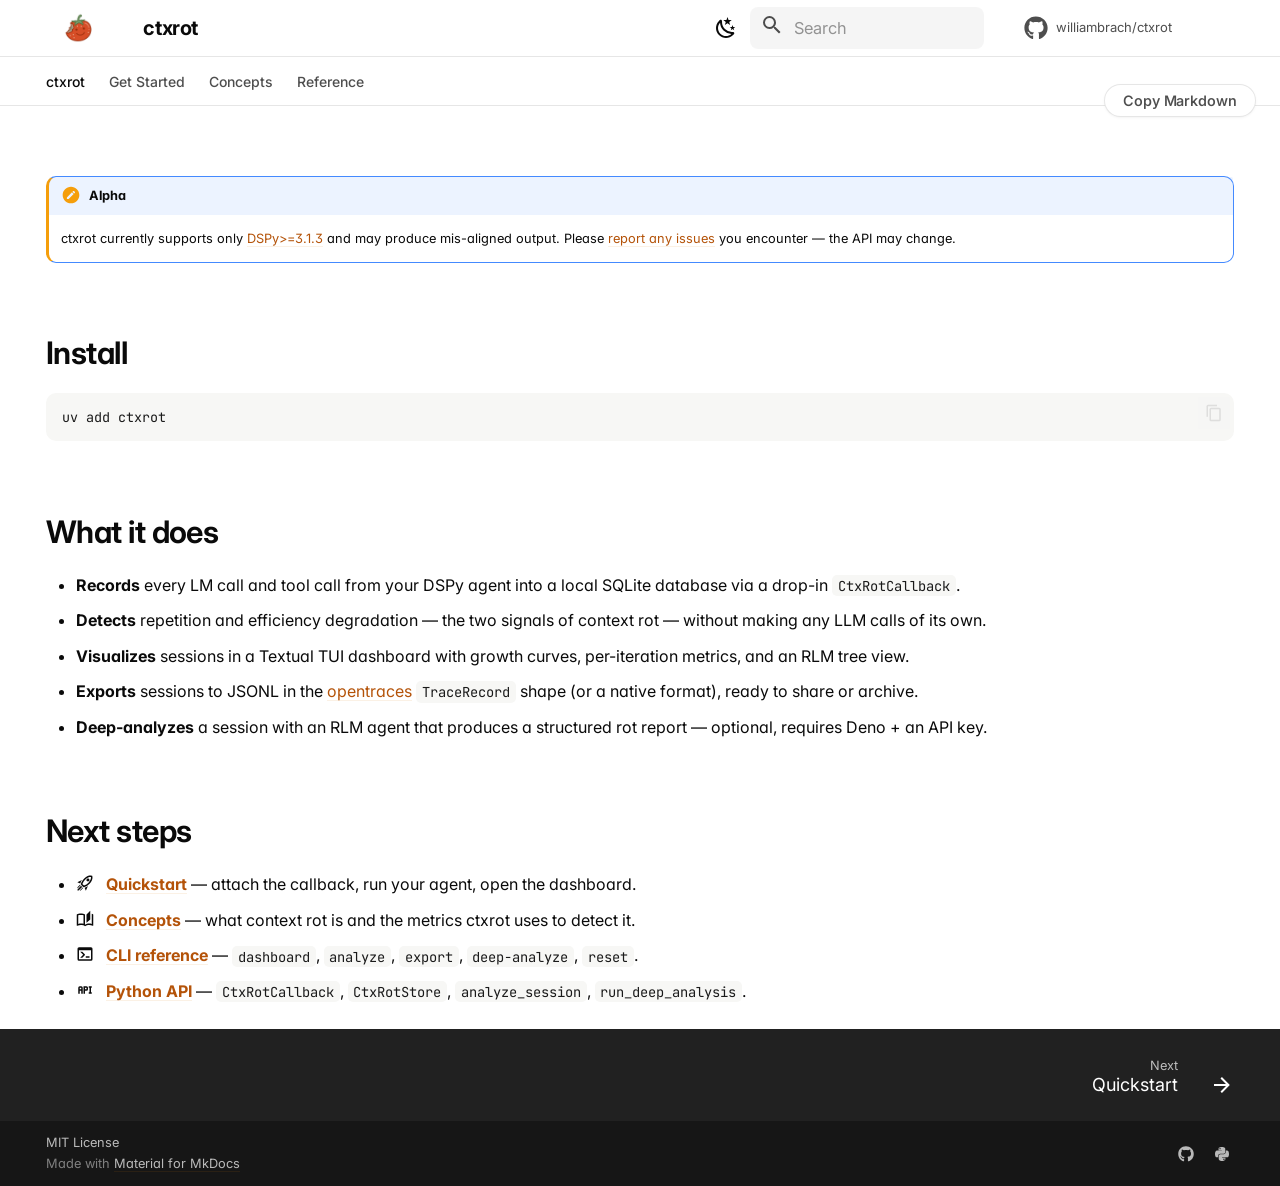
<file: index.html>
<!doctype html>
<html lang="en" class="no-js">
  <head>
    
      <meta charset="utf-8">
      <meta name="viewport" content="width=device-width,initial-scale=1">
      
        <meta name="description" content="Context analytics for DSPy agents — track LM calls, detect context rot, inspect sessions in a TUI.">
      
      
        <meta name="author" content="William Brach">
      
      
        <link rel="canonical" href="https://williambrach.github.io/ctxrot/">
      
      
      
        <link rel="next" href="quickstart/">
      
      
        
      
      
      <link rel="icon" href="assets/favicon.png">
      <meta name="generator" content="mkdocs-1.6.1, mkdocs-material-9.7.6">
    
    
      
        <title>ctxrot - ctxrot</title>
      
    
    
      <link rel="stylesheet" href="assets/stylesheets/main.484c7ddc.min.css">
      
        
        <link rel="stylesheet" href="assets/stylesheets/palette.ab4e12ef.min.css">
      
      


    
    
      
    
    
      
        
        
        <link rel="preconnect" href="https://fonts.gstatic.com" crossorigin>
        <link rel="stylesheet" href="https://fonts.googleapis.com/css?family=Inter:300,300i,400,400i,700,700i%7CJetBrains+Mono:400,400i,700,700i&display=fallback">
        <style>:root{--md-text-font:"Inter";--md-code-font:"JetBrains Mono"}</style>
      
    
    
      <link rel="stylesheet" href="assets/_mkdocstrings.css">
    
      <link rel="stylesheet" href="assets/stylesheets/extra.css">
    
    <script>__md_scope=new URL(".",location),__md_hash=e=>[...e].reduce(((e,_)=>(e<<5)-e+_.charCodeAt(0)),0),__md_get=(e,_=localStorage,t=__md_scope)=>JSON.parse(_.getItem(t.pathname+"."+e)),__md_set=(e,_,t=localStorage,a=__md_scope)=>{try{t.setItem(a.pathname+"."+e,JSON.stringify(_))}catch(e){}}</script>
    
      

    
    
  </head>
  
  
    
    
      
    
    
    
    
    <body dir="ltr" data-md-color-scheme="default" data-md-color-primary="custom" data-md-color-accent="custom">
  
    
    <input class="md-toggle" data-md-toggle="drawer" type="checkbox" id="__drawer" autocomplete="off">
    <input class="md-toggle" data-md-toggle="search" type="checkbox" id="__search" autocomplete="off">
    <label class="md-overlay" for="__drawer"></label>
    <div data-md-component="skip">
      
        
        <a href="#hero-title" class="md-skip">
          Skip to content
        </a>
      
    </div>
    <div data-md-component="announce">
      
    </div>
    
    
      

<header class="md-header" data-md-component="header">
  <nav class="md-header__inner md-grid" aria-label="Header">
    <a href="." title="ctxrot" class="md-header__button md-logo" aria-label="ctxrot" data-md-component="logo">
      
  <img src="assets/logo.png" alt="logo">

    </a>
    <label class="md-header__button md-icon" for="__drawer">
      
      <svg xmlns="http://www.w3.org/2000/svg" viewBox="0 0 24 24"><path d="M3 6h18v2H3zm0 5h18v2H3zm0 5h18v2H3z"/></svg>
    </label>
    <div class="md-header__title" data-md-component="header-title">
      <div class="md-header__ellipsis">
        <div class="md-header__topic">
          <span class="md-ellipsis">
            ctxrot
          </span>
        </div>
        <div class="md-header__topic" data-md-component="header-topic">
          <span class="md-ellipsis">
            
              ctxrot
            
          </span>
        </div>
      </div>
    </div>
    
      
        <form class="md-header__option" data-md-component="palette">
  
    
    
    
    <input class="md-option" data-md-color-media="(prefers-color-scheme: light)" data-md-color-scheme="default" data-md-color-primary="custom" data-md-color-accent="custom"  aria-label="Switch to dark mode"  type="radio" name="__palette" id="__palette_0">
    
      <label class="md-header__button md-icon" title="Switch to dark mode" for="__palette_1" hidden>
        <svg xmlns="http://www.w3.org/2000/svg" viewBox="0 0 24 24"><path d="m17.75 4.09-2.53 1.94.91 3.06-2.63-1.81-2.63 1.81.91-3.06-2.53-1.94L12.44 4l1.06-3 1.06 3zm3.5 6.91-1.64 1.25.59 1.98-1.7-1.17-1.7 1.17.59-1.98L15.75 11l2.06-.05L18.5 9l.69 1.95zm-2.28 4.95c.83-.08 1.72 1.1 1.19 1.85-.32.45-.66.87-1.08 1.27C15.17 23 8.84 23 4.94 19.07c-3.91-3.9-3.91-10.24 0-14.14.4-.4.82-.76 1.27-1.08.75-.53 1.93.36 1.85 1.19-.27 2.86.69 5.83 2.89 8.02a9.96 9.96 0 0 0 8.02 2.89m-1.64 2.02a12.08 12.08 0 0 1-7.8-3.47c-2.17-2.19-3.33-5-3.49-7.82-2.81 3.14-2.7 7.96.31 10.98 3.02 3.01 7.84 3.12 10.98.31"/></svg>
      </label>
    
  
    
    
    
    <input class="md-option" data-md-color-media="(prefers-color-scheme: dark)" data-md-color-scheme="slate" data-md-color-primary="custom" data-md-color-accent="custom"  aria-label="Switch to light mode"  type="radio" name="__palette" id="__palette_1">
    
      <label class="md-header__button md-icon" title="Switch to light mode" for="__palette_0" hidden>
        <svg xmlns="http://www.w3.org/2000/svg" viewBox="0 0 24 24"><path d="M12 7a5 5 0 0 1 5 5 5 5 0 0 1-5 5 5 5 0 0 1-5-5 5 5 0 0 1 5-5m0 2a3 3 0 0 0-3 3 3 3 0 0 0 3 3 3 3 0 0 0 3-3 3 3 0 0 0-3-3m0-7 2.39 3.42C13.65 5.15 12.84 5 12 5s-1.65.15-2.39.42zM3.34 7l4.16-.35A7.2 7.2 0 0 0 5.94 8.5c-.44.74-.69 1.5-.83 2.29zm.02 10 1.76-3.77a7.131 7.131 0 0 0 2.38 4.14zM20.65 7l-1.77 3.79a7.02 7.02 0 0 0-2.38-4.15zm-.01 10-4.14.36c.59-.51 1.12-1.14 1.54-1.86.42-.73.69-1.5.83-2.29zM12 22l-2.41-3.44c.74.27 1.55.44 2.41.44.82 0 1.63-.17 2.37-.44z"/></svg>
      </label>
    
  
</form>
      
    
    
      <script>var palette=__md_get("__palette");if(palette&&palette.color){if("(prefers-color-scheme)"===palette.color.media){var media=matchMedia("(prefers-color-scheme: light)"),input=document.querySelector(media.matches?"[data-md-color-media='(prefers-color-scheme: light)']":"[data-md-color-media='(prefers-color-scheme: dark)']");palette.color.media=input.getAttribute("data-md-color-media"),palette.color.scheme=input.getAttribute("data-md-color-scheme"),palette.color.primary=input.getAttribute("data-md-color-primary"),palette.color.accent=input.getAttribute("data-md-color-accent")}for(var[key,value]of Object.entries(palette.color))document.body.setAttribute("data-md-color-"+key,value)}</script>
    
    
    
      
      
        <label class="md-header__button md-icon" for="__search">
          
          <svg xmlns="http://www.w3.org/2000/svg" viewBox="0 0 24 24"><path d="M9.5 3A6.5 6.5 0 0 1 16 9.5c0 1.61-.59 3.09-1.56 4.23l.27.27h.79l5 5-1.5 1.5-5-5v-.79l-.27-.27A6.52 6.52 0 0 1 9.5 16 6.5 6.5 0 0 1 3 9.5 6.5 6.5 0 0 1 9.5 3m0 2C7 5 5 7 5 9.5S7 14 9.5 14 14 12 14 9.5 12 5 9.5 5"/></svg>
        </label>
        <div class="md-search" data-md-component="search" role="dialog">
  <label class="md-search__overlay" for="__search"></label>
  <div class="md-search__inner" role="search">
    <form class="md-search__form" name="search">
      <input type="text" class="md-search__input" name="query" aria-label="Search" placeholder="Search" autocapitalize="off" autocorrect="off" autocomplete="off" spellcheck="false" data-md-component="search-query" required>
      <label class="md-search__icon md-icon" for="__search">
        
        <svg xmlns="http://www.w3.org/2000/svg" viewBox="0 0 24 24"><path d="M9.5 3A6.5 6.5 0 0 1 16 9.5c0 1.61-.59 3.09-1.56 4.23l.27.27h.79l5 5-1.5 1.5-5-5v-.79l-.27-.27A6.52 6.52 0 0 1 9.5 16 6.5 6.5 0 0 1 3 9.5 6.5 6.5 0 0 1 9.5 3m0 2C7 5 5 7 5 9.5S7 14 9.5 14 14 12 14 9.5 12 5 9.5 5"/></svg>
        
        <svg xmlns="http://www.w3.org/2000/svg" viewBox="0 0 24 24"><path d="M20 11v2H8l5.5 5.5-1.42 1.42L4.16 12l7.92-7.92L13.5 5.5 8 11z"/></svg>
      </label>
      <nav class="md-search__options" aria-label="Search">
        
        <button type="reset" class="md-search__icon md-icon" title="Clear" aria-label="Clear" tabindex="-1">
          
          <svg xmlns="http://www.w3.org/2000/svg" viewBox="0 0 24 24"><path d="M19 6.41 17.59 5 12 10.59 6.41 5 5 6.41 10.59 12 5 17.59 6.41 19 12 13.41 17.59 19 19 17.59 13.41 12z"/></svg>
        </button>
      </nav>
      
        <div class="md-search__suggest" data-md-component="search-suggest"></div>
      
    </form>
    <div class="md-search__output">
      <div class="md-search__scrollwrap" tabindex="0" data-md-scrollfix>
        <div class="md-search-result" data-md-component="search-result">
          <div class="md-search-result__meta">
            Initializing search
          </div>
          <ol class="md-search-result__list" role="presentation"></ol>
        </div>
      </div>
    </div>
  </div>
</div>
      
    
    
      <div class="md-header__source">
        <a href="https://github.com/williambrach/ctxrot" title="Go to repository" class="md-source" data-md-component="source">
  <div class="md-source__icon md-icon">
    
    <svg xmlns="http://www.w3.org/2000/svg" viewBox="0 0 512 512"><!--! Font Awesome Free 7.1.0 by @fontawesome - https://fontawesome.com License - https://fontawesome.com/license/free (Icons: CC BY 4.0, Fonts: SIL OFL 1.1, Code: MIT License) Copyright 2025 Fonticons, Inc.--><path d="M173.9 397.4c0 2-2.3 3.6-5.2 3.6-3.3.3-5.6-1.3-5.6-3.6 0-2 2.3-3.6 5.2-3.6 3-.3 5.6 1.3 5.6 3.6m-31.1-4.5c-.7 2 1.3 4.3 4.3 4.9 2.6 1 5.6 0 6.2-2s-1.3-4.3-4.3-5.2c-2.6-.7-5.5.3-6.2 2.3m44.2-1.7c-2.9.7-4.9 2.6-4.6 4.9.3 2 2.9 3.3 5.9 2.6 2.9-.7 4.9-2.6 4.6-4.6-.3-1.9-3-3.2-5.9-2.9M252.8 8C114.1 8 8 113.3 8 252c0 110.9 69.8 205.8 169.5 239.2 12.8 2.3 17.3-5.6 17.3-12.1 0-6.2-.3-40.4-.3-61.4 0 0-70 15-84.7-29.8 0 0-11.4-29.1-27.8-36.6 0 0-22.9-15.7 1.6-15.4 0 0 24.9 2 38.6 25.8 21.9 38.6 58.6 27.5 72.9 20.9 2.3-16 8.8-27.1 16-33.7-55.9-6.2-112.3-14.3-112.3-110.5 0-27.5 7.6-41.3 23.6-58.9-2.6-6.5-11.1-33.3 2.6-67.9 20.9-6.5 69 27 69 27 20-5.6 41.5-8.5 62.8-8.5s42.8 2.9 62.8 8.5c0 0 48.1-33.6 69-27 13.7 34.7 5.2 61.4 2.6 67.9 16 17.7 25.8 31.5 25.8 58.9 0 96.5-58.9 104.2-114.8 110.5 9.2 7.9 17 22.9 17 46.4 0 33.7-.3 75.4-.3 83.6 0 6.5 4.6 14.4 17.3 12.1C436.2 457.8 504 362.9 504 252 504 113.3 391.5 8 252.8 8M105.2 352.9c-1.3 1-1 3.3.7 5.2 1.6 1.6 3.9 2.3 5.2 1 1.3-1 1-3.3-.7-5.2-1.6-1.6-3.9-2.3-5.2-1m-10.8-8.1c-.7 1.3.3 2.9 2.3 3.9 1.6 1 3.6.7 4.3-.7.7-1.3-.3-2.9-2.3-3.9-2-.6-3.6-.3-4.3.7m32.4 35.6c-1.6 1.3-1 4.3 1.3 6.2 2.3 2.3 5.2 2.6 6.5 1 1.3-1.3.7-4.3-1.3-6.2-2.2-2.3-5.2-2.6-6.5-1m-11.4-14.7c-1.6 1-1.6 3.6 0 5.9s4.3 3.3 5.6 2.3c1.6-1.3 1.6-3.9 0-6.2-1.4-2.3-4-3.3-5.6-2"/></svg>
  </div>
  <div class="md-source__repository">
    williambrach/ctxrot
  </div>
</a>
      </div>
    
  </nav>
  
</header>
    
    <div class="md-container" data-md-component="container">
      
      
        
          
            
<nav class="md-tabs" aria-label="Tabs" data-md-component="tabs">
  <div class="md-grid">
    <ul class="md-tabs__list">
      
        
  
  
  
    
  
  
    <li class="md-tabs__item md-tabs__item--active">
      <a href="." class="md-tabs__link">
        
  
  
    
  
  ctxrot

      </a>
    </li>
  

      
        
  
  
  
  
    
    
      <li class="md-tabs__item">
        <a href="quickstart/" class="md-tabs__link">
          
  
  
    
  
  Get Started

        </a>
      </li>
    
  

      
        
  
  
  
  
    
    
      <li class="md-tabs__item">
        <a href="concepts/" class="md-tabs__link">
          
  
  
    
  
  Concepts

        </a>
      </li>
    
  

      
        
  
  
  
  
    
    
      <li class="md-tabs__item">
        <a href="cli/" class="md-tabs__link">
          
  
  
    
  
  Reference

        </a>
      </li>
    
  

      
    </ul>
  </div>
</nav>
          
        
      
      <main class="md-main" data-md-component="main">
        <div class="md-main__inner md-grid">
          
            
              
                
              
              <div class="md-sidebar md-sidebar--primary" data-md-component="sidebar" data-md-type="navigation" hidden>
                <div class="md-sidebar__scrollwrap">
                  <div class="md-sidebar__inner">
                    


  


<nav class="md-nav md-nav--primary md-nav--lifted" aria-label="Navigation" data-md-level="0">
  <label class="md-nav__title" for="__drawer">
    <a href="." title="ctxrot" class="md-nav__button md-logo" aria-label="ctxrot" data-md-component="logo">
      
  <img src="assets/logo.png" alt="logo">

    </a>
    ctxrot
  </label>
  
    <div class="md-nav__source">
      <a href="https://github.com/williambrach/ctxrot" title="Go to repository" class="md-source" data-md-component="source">
  <div class="md-source__icon md-icon">
    
    <svg xmlns="http://www.w3.org/2000/svg" viewBox="0 0 512 512"><!--! Font Awesome Free 7.1.0 by @fontawesome - https://fontawesome.com License - https://fontawesome.com/license/free (Icons: CC BY 4.0, Fonts: SIL OFL 1.1, Code: MIT License) Copyright 2025 Fonticons, Inc.--><path d="M173.9 397.4c0 2-2.3 3.6-5.2 3.6-3.3.3-5.6-1.3-5.6-3.6 0-2 2.3-3.6 5.2-3.6 3-.3 5.6 1.3 5.6 3.6m-31.1-4.5c-.7 2 1.3 4.3 4.3 4.9 2.6 1 5.6 0 6.2-2s-1.3-4.3-4.3-5.2c-2.6-.7-5.5.3-6.2 2.3m44.2-1.7c-2.9.7-4.9 2.6-4.6 4.9.3 2 2.9 3.3 5.9 2.6 2.9-.7 4.9-2.6 4.6-4.6-.3-1.9-3-3.2-5.9-2.9M252.8 8C114.1 8 8 113.3 8 252c0 110.9 69.8 205.8 169.5 239.2 12.8 2.3 17.3-5.6 17.3-12.1 0-6.2-.3-40.4-.3-61.4 0 0-70 15-84.7-29.8 0 0-11.4-29.1-27.8-36.6 0 0-22.9-15.7 1.6-15.4 0 0 24.9 2 38.6 25.8 21.9 38.6 58.6 27.5 72.9 20.9 2.3-16 8.8-27.1 16-33.7-55.9-6.2-112.3-14.3-112.3-110.5 0-27.5 7.6-41.3 23.6-58.9-2.6-6.5-11.1-33.3 2.6-67.9 20.9-6.5 69 27 69 27 20-5.6 41.5-8.5 62.8-8.5s42.8 2.9 62.8 8.5c0 0 48.1-33.6 69-27 13.7 34.7 5.2 61.4 2.6 67.9 16 17.7 25.8 31.5 25.8 58.9 0 96.5-58.9 104.2-114.8 110.5 9.2 7.9 17 22.9 17 46.4 0 33.7-.3 75.4-.3 83.6 0 6.5 4.6 14.4 17.3 12.1C436.2 457.8 504 362.9 504 252 504 113.3 391.5 8 252.8 8M105.2 352.9c-1.3 1-1 3.3.7 5.2 1.6 1.6 3.9 2.3 5.2 1 1.3-1 1-3.3-.7-5.2-1.6-1.6-3.9-2.3-5.2-1m-10.8-8.1c-.7 1.3.3 2.9 2.3 3.9 1.6 1 3.6.7 4.3-.7.7-1.3-.3-2.9-2.3-3.9-2-.6-3.6-.3-4.3.7m32.4 35.6c-1.6 1.3-1 4.3 1.3 6.2 2.3 2.3 5.2 2.6 6.5 1 1.3-1.3.7-4.3-1.3-6.2-2.2-2.3-5.2-2.6-6.5-1m-11.4-14.7c-1.6 1-1.6 3.6 0 5.9s4.3 3.3 5.6 2.3c1.6-1.3 1.6-3.9 0-6.2-1.4-2.3-4-3.3-5.6-2"/></svg>
  </div>
  <div class="md-source__repository">
    williambrach/ctxrot
  </div>
</a>
    </div>
  
  <ul class="md-nav__list" data-md-scrollfix>
    
      
      
  
  
    
  
  
  
    <li class="md-nav__item md-nav__item--active">
      
      <input class="md-nav__toggle md-toggle" type="checkbox" id="__toc">
      
      
        
      
      
        <label class="md-nav__link md-nav__link--active" for="__toc">
          
  
  
  <span class="md-ellipsis">
    
  
    ctxrot
  

    
  </span>
  
  

          <span class="md-nav__icon md-icon"></span>
        </label>
      
      <a href="." class="md-nav__link md-nav__link--active">
        
  
  
  <span class="md-ellipsis">
    
  
    ctxrot
  

    
  </span>
  
  

      </a>
      
        

<nav class="md-nav md-nav--secondary" aria-label="Table of contents">
  
  
  
    
  
  
    <label class="md-nav__title" for="__toc">
      <span class="md-nav__icon md-icon"></span>
      Table of contents
    </label>
    <ul class="md-nav__list" data-md-component="toc" data-md-scrollfix>
      
        <li class="md-nav__item">
  <a href="#install" class="md-nav__link">
    <span class="md-ellipsis">
      
        Install
      
    </span>
  </a>
  
</li>
      
        <li class="md-nav__item">
  <a href="#what-it-does" class="md-nav__link">
    <span class="md-ellipsis">
      
        What it does
      
    </span>
  </a>
  
</li>
      
        <li class="md-nav__item">
  <a href="#next-steps" class="md-nav__link">
    <span class="md-ellipsis">
      
        Next steps
      
    </span>
  </a>
  
</li>
      
    </ul>
  
</nav>
      
    </li>
  

    
      
      
  
  
  
  
    
    
      
        
      
        
      
    
    
    
      
      
        
      
    
    
    <li class="md-nav__item md-nav__item--nested">
      
        
        
        <input class="md-nav__toggle md-toggle " type="checkbox" id="__nav_2" >
        
          
          <label class="md-nav__link" for="__nav_2" id="__nav_2_label" tabindex="0">
            
  
  
  <span class="md-ellipsis">
    
  
    Get Started
  

    
  </span>
  
  

            <span class="md-nav__icon md-icon"></span>
          </label>
        
        <nav class="md-nav" data-md-level="1" aria-labelledby="__nav_2_label" aria-expanded="false">
          <label class="md-nav__title" for="__nav_2">
            <span class="md-nav__icon md-icon"></span>
            
  
    Get Started
  

          </label>
          <ul class="md-nav__list" data-md-scrollfix>
            
              
                
  
  
  
  
    <li class="md-nav__item">
      <a href="quickstart/" class="md-nav__link">
        
  
  
  <span class="md-ellipsis">
    
  
    Quickstart
  

    
  </span>
  
  

      </a>
    </li>
  

              
            
              
                
  
  
  
  
    <li class="md-nav__item">
      <a href="examples/" class="md-nav__link">
        
  
  
  <span class="md-ellipsis">
    
  
    Examples
  

    
  </span>
  
  

      </a>
    </li>
  

              
            
          </ul>
        </nav>
      
    </li>
  

    
      
      
  
  
  
  
    
    
      
        
      
        
      
        
      
    
    
    
      
      
        
      
    
    
    <li class="md-nav__item md-nav__item--nested">
      
        
        
        <input class="md-nav__toggle md-toggle " type="checkbox" id="__nav_3" >
        
          
          <label class="md-nav__link" for="__nav_3" id="__nav_3_label" tabindex="0">
            
  
  
  <span class="md-ellipsis">
    
  
    Concepts
  

    
  </span>
  
  

            <span class="md-nav__icon md-icon"></span>
          </label>
        
        <nav class="md-nav" data-md-level="1" aria-labelledby="__nav_3_label" aria-expanded="false">
          <label class="md-nav__title" for="__nav_3">
            <span class="md-nav__icon md-icon"></span>
            
  
    Concepts
  

          </label>
          <ul class="md-nav__list" data-md-scrollfix>
            
              
                
  
  
  
  
    <li class="md-nav__item">
      <a href="concepts/" class="md-nav__link">
        
  
  
  <span class="md-ellipsis">
    
  
    Overview
  

    
  </span>
  
  

      </a>
    </li>
  

              
            
              
                
  
  
  
  
    <li class="md-nav__item">
      <a href="export/" class="md-nav__link">
        
  
  
  <span class="md-ellipsis">
    
  
    Export
  

    
  </span>
  
  

      </a>
    </li>
  

              
            
              
                
  
  
  
  
    <li class="md-nav__item">
      <a href="deep-analysis/" class="md-nav__link">
        
  
  
  <span class="md-ellipsis">
    
  
    Deep analysis
  

    
  </span>
  
  

      </a>
    </li>
  

              
            
          </ul>
        </nav>
      
    </li>
  

    
      
      
  
  
  
  
    
    
      
        
      
        
      
    
    
    
      
      
        
      
    
    
    <li class="md-nav__item md-nav__item--nested">
      
        
        
        <input class="md-nav__toggle md-toggle " type="checkbox" id="__nav_4" >
        
          
          <label class="md-nav__link" for="__nav_4" id="__nav_4_label" tabindex="0">
            
  
  
  <span class="md-ellipsis">
    
  
    Reference
  

    
  </span>
  
  

            <span class="md-nav__icon md-icon"></span>
          </label>
        
        <nav class="md-nav" data-md-level="1" aria-labelledby="__nav_4_label" aria-expanded="false">
          <label class="md-nav__title" for="__nav_4">
            <span class="md-nav__icon md-icon"></span>
            
  
    Reference
  

          </label>
          <ul class="md-nav__list" data-md-scrollfix>
            
              
                
  
  
  
  
    <li class="md-nav__item">
      <a href="cli/" class="md-nav__link">
        
  
  
  <span class="md-ellipsis">
    
  
    CLI
  

    
  </span>
  
  

      </a>
    </li>
  

              
            
              
                
  
  
  
  
    <li class="md-nav__item">
      <a href="api/" class="md-nav__link">
        
  
  
  <span class="md-ellipsis">
    
  
    Python API
  

    
  </span>
  
  

      </a>
    </li>
  

              
            
          </ul>
        </nav>
      
    </li>
  

    
  </ul>
</nav>
                  </div>
                </div>
              </div>
            
            
              
                
              
              <div class="md-sidebar md-sidebar--secondary" data-md-component="sidebar" data-md-type="toc" hidden>
                <div class="md-sidebar__scrollwrap">
                  <div class="md-sidebar__inner">
                    

<nav class="md-nav md-nav--secondary" aria-label="Table of contents">
  
  
  
    
  
  
    <label class="md-nav__title" for="__toc">
      <span class="md-nav__icon md-icon"></span>
      Table of contents
    </label>
    <ul class="md-nav__list" data-md-component="toc" data-md-scrollfix>
      
        <li class="md-nav__item">
  <a href="#install" class="md-nav__link">
    <span class="md-ellipsis">
      
        Install
      
    </span>
  </a>
  
</li>
      
        <li class="md-nav__item">
  <a href="#what-it-does" class="md-nav__link">
    <span class="md-ellipsis">
      
        What it does
      
    </span>
  </a>
  
</li>
      
        <li class="md-nav__item">
  <a href="#next-steps" class="md-nav__link">
    <span class="md-ellipsis">
      
        Next steps
      
    </span>
  </a>
  
</li>
      
    </ul>
  
</nav>
                  </div>
                </div>
              </div>
            
          
          
            <div class="md-content" data-md-component="content">
              
              <article class="md-content__inner md-typeset">
                
                  
  



  
  


<h1 id="hero-title">ctxrot<a class="headerlink" href="#hero-title" title="Permanent link">&para;</a></h1>
<div class="admonition note">
<p class="admonition-title">Alpha</p>
<p>ctxrot currently supports only <a href="https://dspy.ai">DSPy&gt;=3.1.3</a> and may produce mis-aligned output.
Please <a href="https://github.com/williambrach/ctxrot/issues">report any issues</a> you encounter — the API may change.</p>
</div>
<h2 id="install">Install<a class="headerlink" href="#install" title="Permanent link">&para;</a></h2>
<div class="language-bash highlight"><pre><span></span><code><span id="__span-0-1"><a id="__codelineno-0-1" name="__codelineno-0-1" href="#__codelineno-0-1"></a>uv<span class="w"> </span>add<span class="w"> </span>ctxrot
</span></code></pre></div>
<h2 id="what-it-does">What it does<a class="headerlink" href="#what-it-does" title="Permanent link">&para;</a></h2>
<ul>
<li><strong>Records</strong> every LM call and tool call from your DSPy agent into a local SQLite database via a drop-in <code>CtxRotCallback</code>.</li>
<li><strong>Detects</strong> repetition and efficiency degradation — the two signals of context rot — without making any LLM calls of its own.</li>
<li><strong>Visualizes</strong> sessions in a Textual TUI dashboard with growth curves, per-iteration metrics, and an RLM tree view.</li>
<li><strong>Exports</strong> sessions to JSONL in the <a href="https://github.com/JayFarei/opentraces">opentraces</a> <code>TraceRecord</code> shape (or a native format), ready to share or archive.</li>
<li><strong>Deep-analyzes</strong> a session with an RLM agent that produces a structured rot report — optional, requires Deno + an API key.</li>
</ul>
<h2 id="next-steps">Next steps<a class="headerlink" href="#next-steps" title="Permanent link">&para;</a></h2>
<ul>
<li><span class="twemoji"><svg xmlns="http://www.w3.org/2000/svg" viewBox="0 0 24 24"><path d="m13.13 22.19-1.63-3.83c1.57-.58 3.04-1.36 4.4-2.27zM5.64 12.5l-3.83-1.63 6.1-2.77C7 9.46 6.22 10.93 5.64 12.5M19.22 4c.28 0 .53 0 .74.05.17 1.39-.02 4.25-3.3 7.53-1.7 1.71-3.73 3.02-6.01 3.89l-2.15-2.1c.92-2.31 2.23-4.34 3.92-6.03C15.18 4.58 17.64 4 19.22 4m0-2c-1.98 0-4.98.69-8.22 3.93-2.19 2.19-3.5 4.6-4.35 6.71-.28.75-.09 1.57.46 2.13l2.13 2.12c.38.38.89.61 1.42.61.23 0 .47-.06.7-.15A19.1 19.1 0 0 0 18.07 13c5.66-5.66 3.54-10.61 3.54-10.61S20.7 2 19.22 2m-4.68 7.46c-.78-.78-.78-2.05 0-2.83s2.05-.78 2.83 0c.77.78.78 2.05 0 2.83s-2.05.78-2.83 0m-5.66 7.07-1.41-1.41zM6.24 22l3.64-3.64c-.34-.09-.67-.24-.97-.45L4.83 22zM2 22h1.41l4.77-4.76-1.42-1.41L2 20.59zm0-2.83 4.09-4.08c-.21-.3-.36-.62-.45-.97L2 17.76z"/></svg></span> &nbsp; <strong><a href="quickstart/">Quickstart</a></strong> — attach the callback, run your agent, open the dashboard.</li>
<li><span class="twemoji"><svg xmlns="http://www.w3.org/2000/svg" viewBox="0 0 24 24"><path d="m19 1-5 5v11l5-4.5zm2 4v13.5c-1.1-.35-2.3-.5-3.5-.5-1.7 0-4.15.65-5.5 1.5V6c-1.45-1.1-3.55-1.5-5.5-1.5S2.45 4.9 1 6v14.65c0 .25.25.5.5.5.1 0 .15-.05.25-.05C3.1 20.45 5.05 20 6.5 20c1.95 0 4.05.4 5.5 1.5 1.35-.85 3.8-1.5 5.5-1.5 1.65 0 3.35.3 4.75 1.05.1.05.15.05.25.05.25 0 .5-.25.5-.5V6c-.6-.45-1.25-.75-2-1M10 18.41C8.75 18.09 7.5 18 6.5 18c-1.06 0-2.32.19-3.5.5V7.13c.91-.4 2.14-.63 3.5-.63s2.59.23 3.5.63z"/></svg></span> &nbsp; <strong><a href="concepts/">Concepts</a></strong> — what context rot is and the metrics ctxrot uses to detect it.</li>
<li><span class="twemoji"><svg xmlns="http://www.w3.org/2000/svg" viewBox="0 0 24 24"><path d="M20 19V7H4v12zm0-16a2 2 0 0 1 2 2v14a2 2 0 0 1-2 2H4a2 2 0 0 1-2-2V5a2 2 0 0 1 2-2zm-7 14v-2h5v2zm-3.42-4L5.57 9H8.4l3.3 3.3c.39.39.39 1.03 0 1.42L8.42 17H5.59z"/></svg></span> &nbsp; <strong><a href="cli/">CLI reference</a></strong> — <code>dashboard</code>, <code>analyze</code>, <code>export</code>, <code>deep-analyze</code>, <code>reset</code>.</li>
<li><span class="twemoji"><svg xmlns="http://www.w3.org/2000/svg" viewBox="0 0 24 24"><path d="M7 7H5a2 2 0 0 0-2 2v8h2v-4h2v4h2V9a2 2 0 0 0-2-2m0 4H5V9h2m7-2h-4v10h2v-4h2a2 2 0 0 0 2-2V9a2 2 0 0 0-2-2m0 4h-2V9h2m6 0v6h1v2h-4v-2h1V9h-1V7h4v2Z"/></svg></span> &nbsp; <strong><a href="api/">Python API</a></strong> — <code>CtxRotCallback</code>, <code>CtxRotStore</code>, <code>analyze_session</code>, <code>run_deep_analysis</code>.</li>
</ul>
        <div id="llms-copy-button" style="position: fixed; z-index: 1100; top: 80px; right: 20px;">
            <button onclick="copyMarkdownToClipboard()" style="cursor: pointer; background: #007acc; color: white; border: none; padding: 8px 16px; border-radius: 4px; font-size: 14px; box-shadow: 0 2px 4px rgba(0,0,0,0.2);">Copy Markdown</button>
        </div>
        <script>
        async function copyMarkdownToClipboard() {
            try {
                const currentPath = window.location.pathname;
                const mdPath = currentPath.endsWith('/') ? currentPath + 'index.md' : currentPath.replace(/\.html$/, '.md');

                const response = await fetch(mdPath);
                if (response.ok) {
                    const markdown = await response.text();
                    await navigator.clipboard.writeText(markdown);
                    // Show feedback
                    const button = document.querySelector('#llms-copy-button button');
                    const originalText = button.textContent;
                    button.textContent = 'Copied!';
                    button.style.background = '#28a745';
                    setTimeout(() => {
                        button.textContent = originalText;
                        button.style.background = '#007acc';
                    }, 2000);
                } else {
                    throw new Error('Markdown file not found');
                }
            } catch (err) {
                console.error('Failed to copy markdown:', err);
                alert('Failed to copy markdown content');
            }
        }
        </script>
        







  
  




  



                
              </article>
            </div>
          
          
  <script>var tabs=__md_get("__tabs");if(Array.isArray(tabs))e:for(var set of document.querySelectorAll(".tabbed-set")){var labels=set.querySelector(".tabbed-labels");for(var tab of tabs)for(var label of labels.getElementsByTagName("label"))if(label.innerText.trim()===tab){var input=document.getElementById(label.htmlFor);input.checked=!0;continue e}}</script>

<script>var target=document.getElementById(location.hash.slice(1));target&&target.name&&(target.checked=target.name.startsWith("__tabbed_"))</script>
        </div>
        
          <button type="button" class="md-top md-icon" data-md-component="top" hidden>
  
  <svg xmlns="http://www.w3.org/2000/svg" viewBox="0 0 24 24"><path d="M13 20h-2V8l-5.5 5.5-1.42-1.42L12 4.16l7.92 7.92-1.42 1.42L13 8z"/></svg>
  Back to top
</button>
        
      </main>
      
        <footer class="md-footer">
  
    
      
        
      
      <nav class="md-footer__inner md-grid" aria-label="Footer" >
        
        
          
          <a href="quickstart/" class="md-footer__link md-footer__link--next" aria-label="Next: Quickstart">
            <div class="md-footer__title">
              <span class="md-footer__direction">
                Next
              </span>
              <div class="md-ellipsis">
                Quickstart
              </div>
            </div>
            <div class="md-footer__button md-icon">
              
              <svg xmlns="http://www.w3.org/2000/svg" viewBox="0 0 24 24"><path d="M4 11v2h12l-5.5 5.5 1.42 1.42L19.84 12l-7.92-7.92L10.5 5.5 16 11z"/></svg>
            </div>
          </a>
        
      </nav>
    
  
  <div class="md-footer-meta md-typeset">
    <div class="md-footer-meta__inner md-grid">
      <div class="md-copyright">
  
    <div class="md-copyright__highlight">
      MIT License
    </div>
  
  
    Made with
    <a href="https://squidfunk.github.io/mkdocs-material/" target="_blank" rel="noopener">
      Material for MkDocs
    </a>
  
</div>
      
        
<div class="md-social">
  
    
    
    
    
      
      
    
    <a href="https://github.com/williambrach/ctxrot" target="_blank" rel="noopener" title="github.com" class="md-social__link">
      <svg xmlns="http://www.w3.org/2000/svg" viewBox="0 0 512 512"><!--! Font Awesome Free 7.1.0 by @fontawesome - https://fontawesome.com License - https://fontawesome.com/license/free (Icons: CC BY 4.0, Fonts: SIL OFL 1.1, Code: MIT License) Copyright 2025 Fonticons, Inc.--><path d="M173.9 397.4c0 2-2.3 3.6-5.2 3.6-3.3.3-5.6-1.3-5.6-3.6 0-2 2.3-3.6 5.2-3.6 3-.3 5.6 1.3 5.6 3.6m-31.1-4.5c-.7 2 1.3 4.3 4.3 4.9 2.6 1 5.6 0 6.2-2s-1.3-4.3-4.3-5.2c-2.6-.7-5.5.3-6.2 2.3m44.2-1.7c-2.9.7-4.9 2.6-4.6 4.9.3 2 2.9 3.3 5.9 2.6 2.9-.7 4.9-2.6 4.6-4.6-.3-1.9-3-3.2-5.9-2.9M252.8 8C114.1 8 8 113.3 8 252c0 110.9 69.8 205.8 169.5 239.2 12.8 2.3 17.3-5.6 17.3-12.1 0-6.2-.3-40.4-.3-61.4 0 0-70 15-84.7-29.8 0 0-11.4-29.1-27.8-36.6 0 0-22.9-15.7 1.6-15.4 0 0 24.9 2 38.6 25.8 21.9 38.6 58.6 27.5 72.9 20.9 2.3-16 8.8-27.1 16-33.7-55.9-6.2-112.3-14.3-112.3-110.5 0-27.5 7.6-41.3 23.6-58.9-2.6-6.5-11.1-33.3 2.6-67.9 20.9-6.5 69 27 69 27 20-5.6 41.5-8.5 62.8-8.5s42.8 2.9 62.8 8.5c0 0 48.1-33.6 69-27 13.7 34.7 5.2 61.4 2.6 67.9 16 17.7 25.8 31.5 25.8 58.9 0 96.5-58.9 104.2-114.8 110.5 9.2 7.9 17 22.9 17 46.4 0 33.7-.3 75.4-.3 83.6 0 6.5 4.6 14.4 17.3 12.1C436.2 457.8 504 362.9 504 252 504 113.3 391.5 8 252.8 8M105.2 352.9c-1.3 1-1 3.3.7 5.2 1.6 1.6 3.9 2.3 5.2 1 1.3-1 1-3.3-.7-5.2-1.6-1.6-3.9-2.3-5.2-1m-10.8-8.1c-.7 1.3.3 2.9 2.3 3.9 1.6 1 3.6.7 4.3-.7.7-1.3-.3-2.9-2.3-3.9-2-.6-3.6-.3-4.3.7m32.4 35.6c-1.6 1.3-1 4.3 1.3 6.2 2.3 2.3 5.2 2.6 6.5 1 1.3-1.3.7-4.3-1.3-6.2-2.2-2.3-5.2-2.6-6.5-1m-11.4-14.7c-1.6 1-1.6 3.6 0 5.9s4.3 3.3 5.6 2.3c1.6-1.3 1.6-3.9 0-6.2-1.4-2.3-4-3.3-5.6-2"/></svg>
    </a>
  
    
    
    
    
      
      
    
    <a href="https://pypi.org/project/ctxrot/" target="_blank" rel="noopener" title="pypi.org" class="md-social__link">
      <svg xmlns="http://www.w3.org/2000/svg" viewBox="0 0 448 512"><!--! Font Awesome Free 7.1.0 by @fontawesome - https://fontawesome.com License - https://fontawesome.com/license/free (Icons: CC BY 4.0, Fonts: SIL OFL 1.1, Code: MIT License) Copyright 2025 Fonticons, Inc.--><path d="M439.8 200.5c-7.7-30.9-22.3-54.2-53.4-54.2h-40.1v47.4c0 36.8-31.2 67.8-66.8 67.8H172.7c-29.2 0-53.4 25-53.4 54.3v101.8c0 29 25.2 46 53.4 54.3 33.8 9.9 66.3 11.7 106.8 0 26.9-7.8 53.4-23.5 53.4-54.3v-40.7H226.2v-13.6h160.2c31.1 0 42.6-21.7 53.4-54.2 11.2-33.5 10.7-65.7 0-108.6M286.2 444.7a20.4 20.4 0 1 1 0-40.7 20.4 20.4 0 1 1 0 40.7M167.8 248.1h106.8c29.7 0 53.4-24.5 53.4-54.3V91.9c0-29-24.4-50.7-53.4-55.6-35.8-5.9-74.7-5.6-106.8.1-45.2 8-53.4 24.7-53.4 55.6v40.7h106.9v13.6h-147c-31.1 0-58.3 18.7-66.8 54.2-9.8 40.7-10.2 66.1 0 108.6 7.6 31.6 25.7 54.2 56.8 54.2H101v-48.8c0-35.3 30.5-66.4 66.8-66.4m-6.6-183.4a20.4 20.4 0 1 1 0 40.8 20.4 20.4 0 1 1 0-40.8"/></svg>
    </a>
  
</div>
      
    </div>
  </div>
</footer>
      
    </div>
    <div class="md-dialog" data-md-component="dialog">
      <div class="md-dialog__inner md-typeset"></div>
    </div>
    
    
    
      
      
      <script id="__config" type="application/json">{"annotate": null, "base": ".", "features": ["navigation.tabs", "navigation.sections", "navigation.top", "navigation.footer", "navigation.indexes", "content.code.copy", "content.code.annotate", "content.tabs.link", "search.suggest", "search.highlight", "toc.follow"], "search": "assets/javascripts/workers/search.2c215733.min.js", "tags": null, "translations": {"clipboard.copied": "Copied to clipboard", "clipboard.copy": "Copy to clipboard", "search.result.more.one": "1 more on this page", "search.result.more.other": "# more on this page", "search.result.none": "No matching documents", "search.result.one": "1 matching document", "search.result.other": "# matching documents", "search.result.placeholder": "Type to start searching", "search.result.term.missing": "Missing", "select.version": "Select version"}, "version": null}</script>
    
    
      <script src="assets/javascripts/bundle.79ae519e.min.js"></script>
      
    
  </body>
</html>
</file>
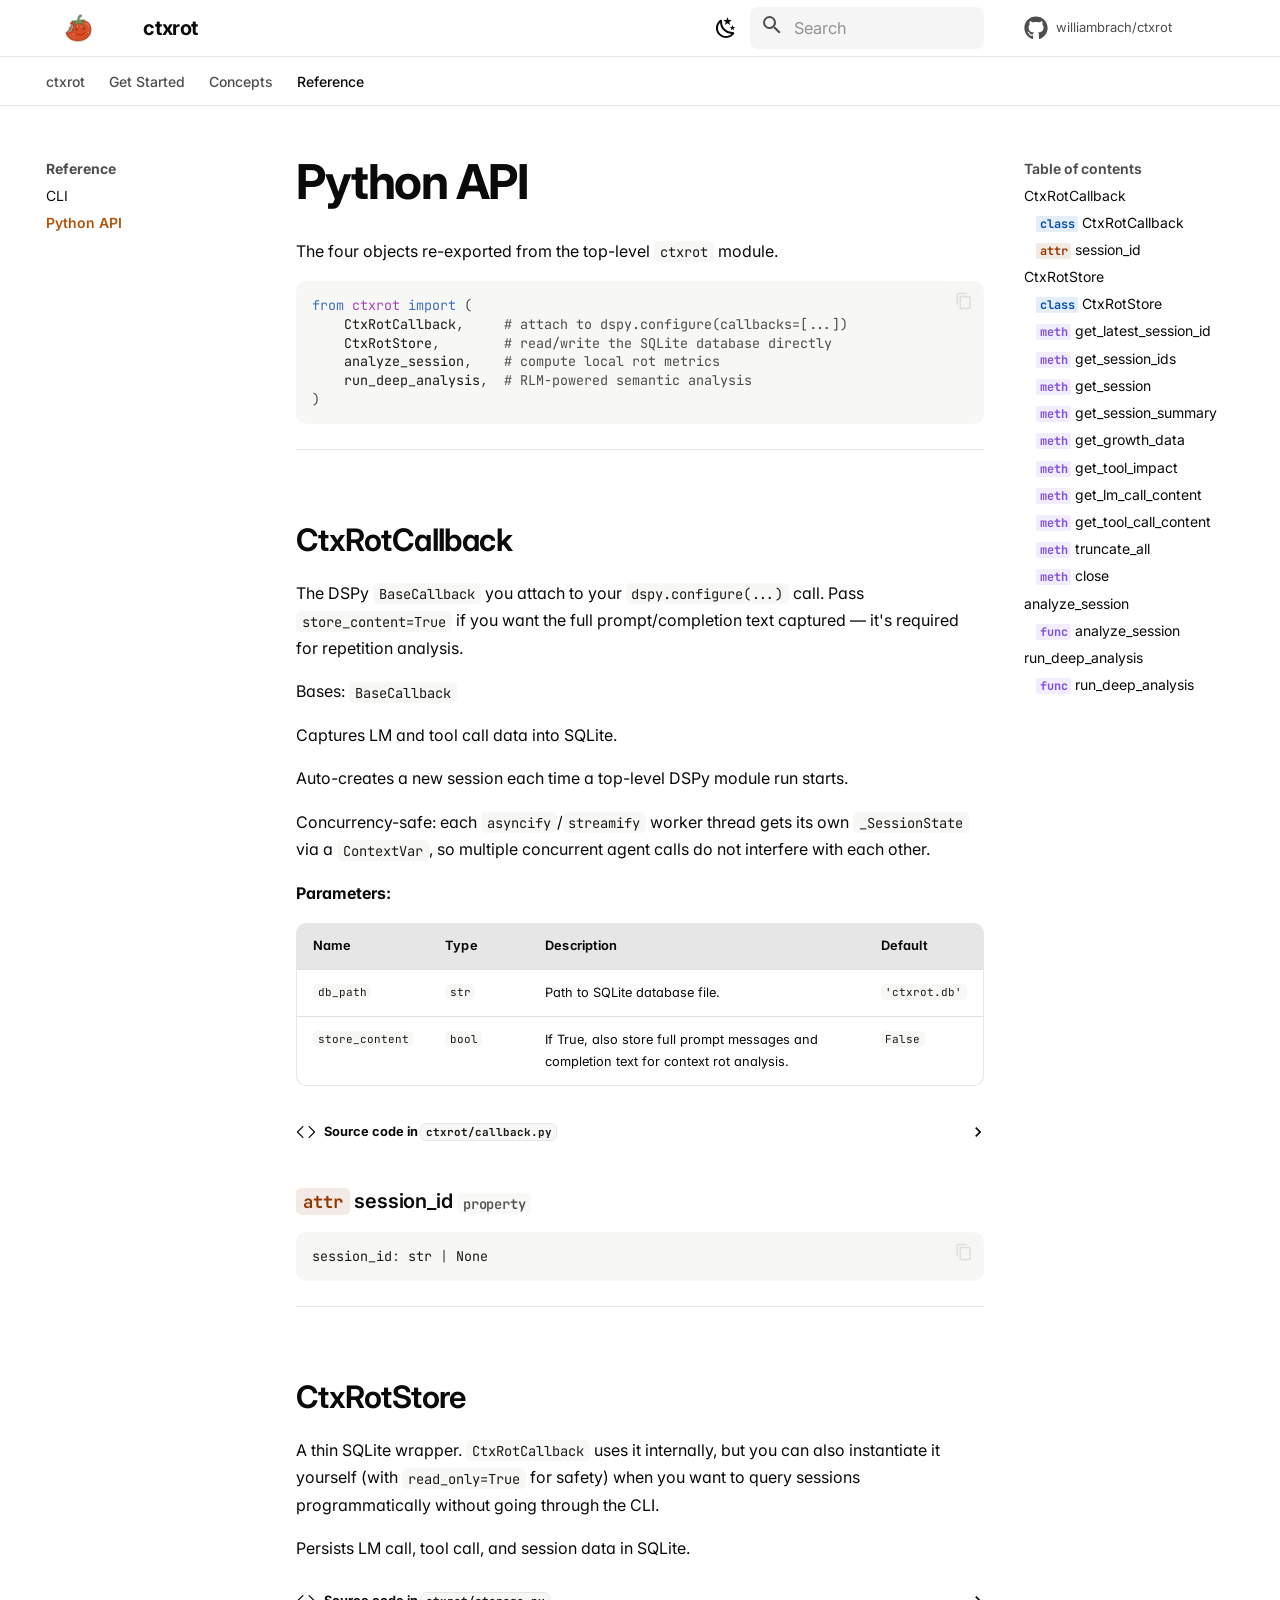
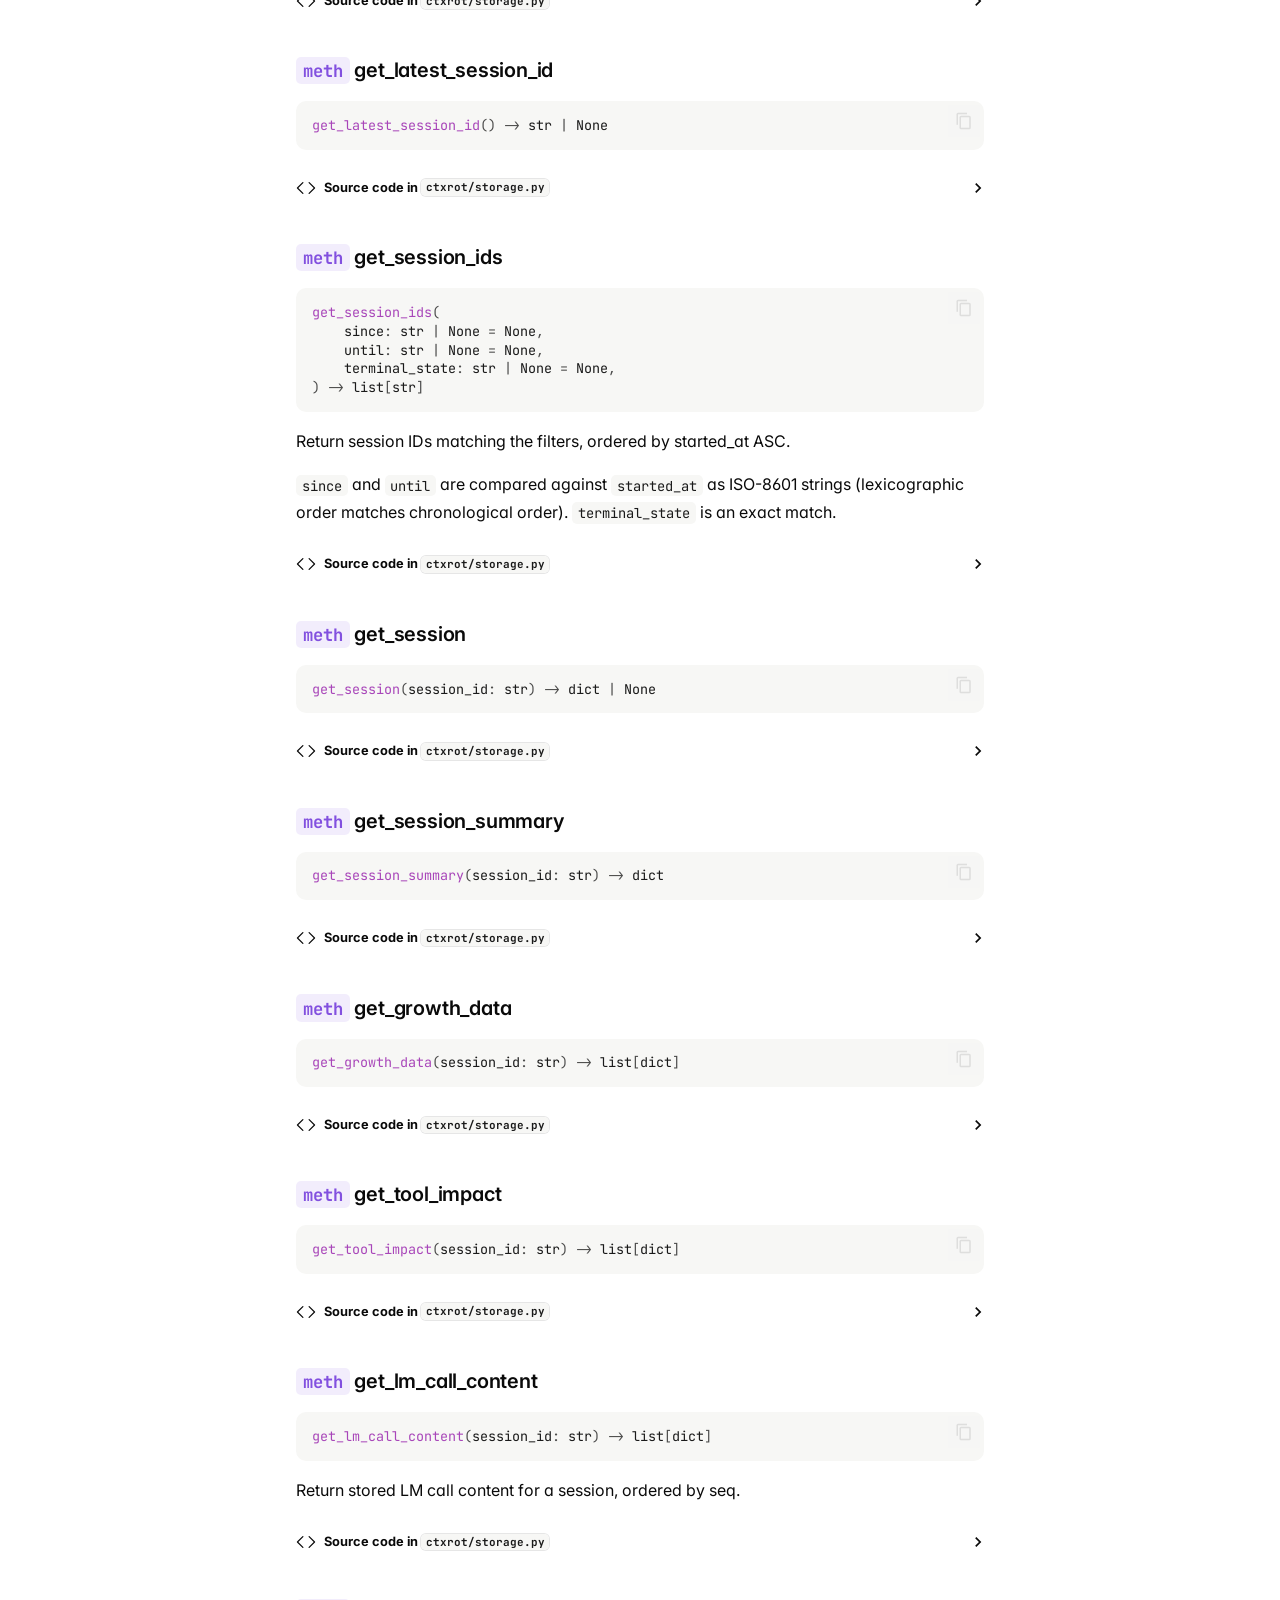
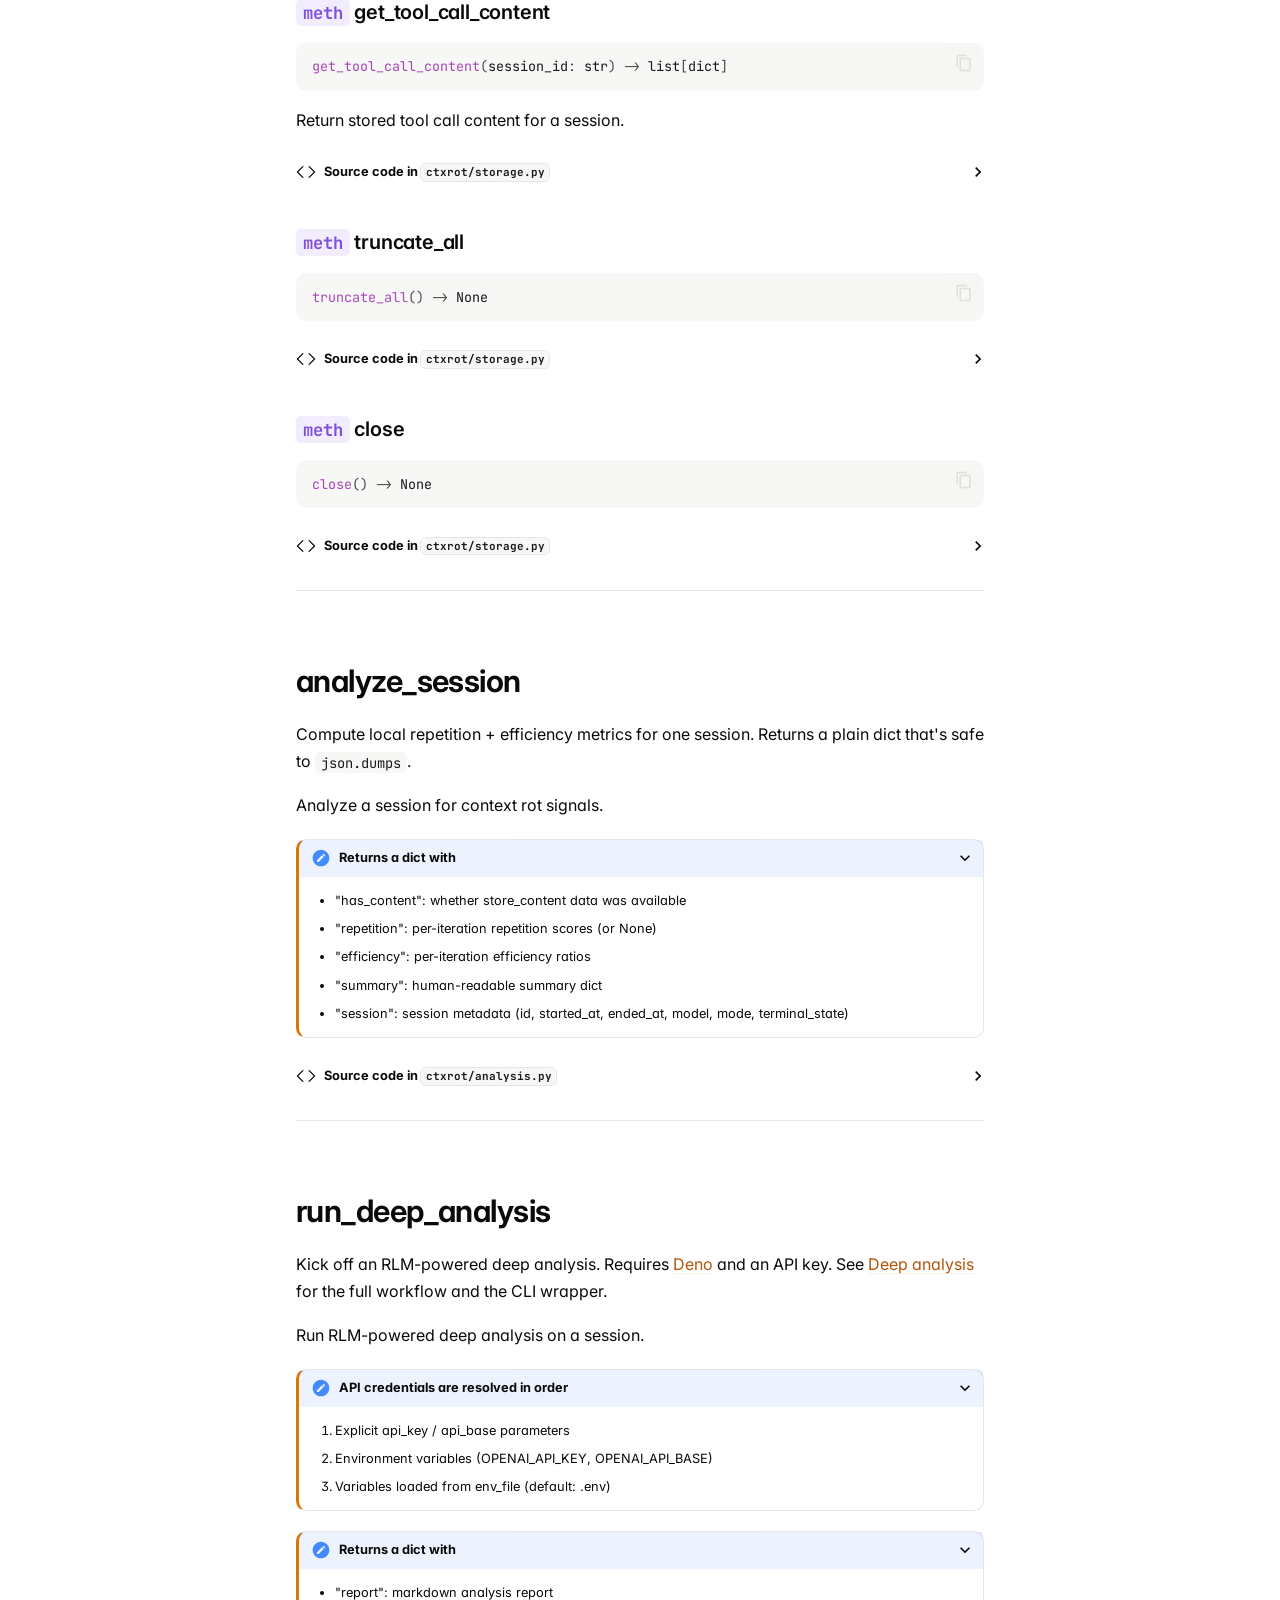
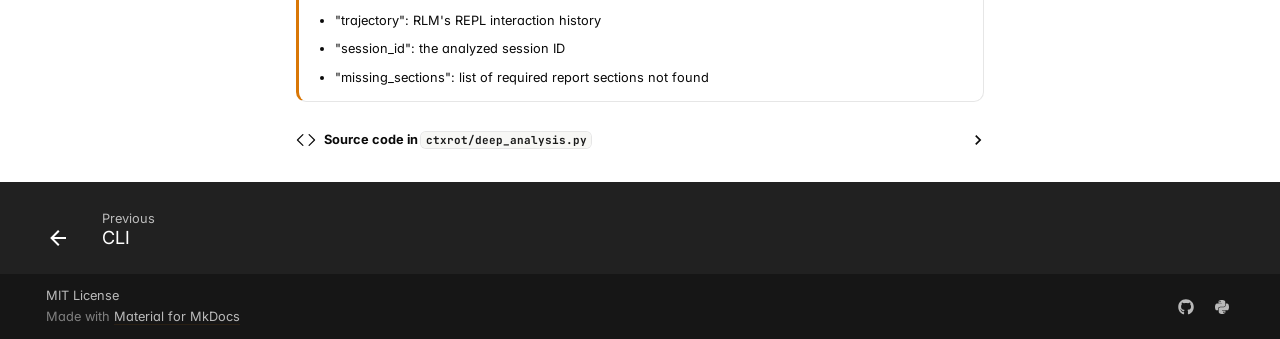
<file: api/index.html>
<!doctype html>
<html lang="en" class="no-js">
  <head>
    
      <meta charset="utf-8">
      <meta name="viewport" content="width=device-width,initial-scale=1">
      
        <meta name="description" content="Understand your ReAct agent's context window and fight context rot.">
      
      
        <meta name="author" content="William Brach">
      
      
        <link rel="canonical" href="https://williambrach.github.io/ctxrot/api/">
      
      
        <link rel="prev" href="../cli/">
      
      
      
        
      
      
      <link rel="icon" href="../assets/favicon.png">
      <meta name="generator" content="mkdocs-1.6.1, mkdocs-material-9.7.6">
    
    
      
        <title>Python API - ctxrot</title>
      
    
    
      <link rel="stylesheet" href="../assets/stylesheets/main.484c7ddc.min.css">
      
        
        <link rel="stylesheet" href="../assets/stylesheets/palette.ab4e12ef.min.css">
      
      


    
    
      
    
    
      
        
        
        <link rel="preconnect" href="https://fonts.gstatic.com" crossorigin>
        <link rel="stylesheet" href="https://fonts.googleapis.com/css?family=Inter:300,300i,400,400i,700,700i%7CJetBrains+Mono:400,400i,700,700i&display=fallback">
        <style>:root{--md-text-font:"Inter";--md-code-font:"JetBrains Mono"}</style>
      
    
    
      <link rel="stylesheet" href="../assets/_mkdocstrings.css">
    
      <link rel="stylesheet" href="../assets/stylesheets/extra.css">
    
    <script>__md_scope=new URL("..",location),__md_hash=e=>[...e].reduce(((e,_)=>(e<<5)-e+_.charCodeAt(0)),0),__md_get=(e,_=localStorage,t=__md_scope)=>JSON.parse(_.getItem(t.pathname+"."+e)),__md_set=(e,_,t=localStorage,a=__md_scope)=>{try{t.setItem(a.pathname+"."+e,JSON.stringify(_))}catch(e){}}</script>
    
      

    
    
  </head>
  
  
    
    
      
    
    
    
    
    <body dir="ltr" data-md-color-scheme="default" data-md-color-primary="custom" data-md-color-accent="custom">
  
    
    <input class="md-toggle" data-md-toggle="drawer" type="checkbox" id="__drawer" autocomplete="off">
    <input class="md-toggle" data-md-toggle="search" type="checkbox" id="__search" autocomplete="off">
    <label class="md-overlay" for="__drawer"></label>
    <div data-md-component="skip">
      
        
        <a href="#python-api" class="md-skip">
          Skip to content
        </a>
      
    </div>
    <div data-md-component="announce">
      
    </div>
    
    
      

<header class="md-header" data-md-component="header">
  <nav class="md-header__inner md-grid" aria-label="Header">
    <a href=".." title="ctxrot" class="md-header__button md-logo" aria-label="ctxrot" data-md-component="logo">
      
  <img src="../assets/logo.png" alt="logo">

    </a>
    <label class="md-header__button md-icon" for="__drawer">
      
      <svg xmlns="http://www.w3.org/2000/svg" viewBox="0 0 24 24"><path d="M3 6h18v2H3zm0 5h18v2H3zm0 5h18v2H3z"/></svg>
    </label>
    <div class="md-header__title" data-md-component="header-title">
      <div class="md-header__ellipsis">
        <div class="md-header__topic">
          <span class="md-ellipsis">
            ctxrot
          </span>
        </div>
        <div class="md-header__topic" data-md-component="header-topic">
          <span class="md-ellipsis">
            
              Python API
            
          </span>
        </div>
      </div>
    </div>
    
      
        <form class="md-header__option" data-md-component="palette">
  
    
    
    
    <input class="md-option" data-md-color-media="(prefers-color-scheme: light)" data-md-color-scheme="default" data-md-color-primary="custom" data-md-color-accent="custom"  aria-label="Switch to dark mode"  type="radio" name="__palette" id="__palette_0">
    
      <label class="md-header__button md-icon" title="Switch to dark mode" for="__palette_1" hidden>
        <svg xmlns="http://www.w3.org/2000/svg" viewBox="0 0 24 24"><path d="m17.75 4.09-2.53 1.94.91 3.06-2.63-1.81-2.63 1.81.91-3.06-2.53-1.94L12.44 4l1.06-3 1.06 3zm3.5 6.91-1.64 1.25.59 1.98-1.7-1.17-1.7 1.17.59-1.98L15.75 11l2.06-.05L18.5 9l.69 1.95zm-2.28 4.95c.83-.08 1.72 1.1 1.19 1.85-.32.45-.66.87-1.08 1.27C15.17 23 8.84 23 4.94 19.07c-3.91-3.9-3.91-10.24 0-14.14.4-.4.82-.76 1.27-1.08.75-.53 1.93.36 1.85 1.19-.27 2.86.69 5.83 2.89 8.02a9.96 9.96 0 0 0 8.02 2.89m-1.64 2.02a12.08 12.08 0 0 1-7.8-3.47c-2.17-2.19-3.33-5-3.49-7.82-2.81 3.14-2.7 7.96.31 10.98 3.02 3.01 7.84 3.12 10.98.31"/></svg>
      </label>
    
  
    
    
    
    <input class="md-option" data-md-color-media="(prefers-color-scheme: dark)" data-md-color-scheme="slate" data-md-color-primary="custom" data-md-color-accent="custom"  aria-label="Switch to light mode"  type="radio" name="__palette" id="__palette_1">
    
      <label class="md-header__button md-icon" title="Switch to light mode" for="__palette_0" hidden>
        <svg xmlns="http://www.w3.org/2000/svg" viewBox="0 0 24 24"><path d="M12 7a5 5 0 0 1 5 5 5 5 0 0 1-5 5 5 5 0 0 1-5-5 5 5 0 0 1 5-5m0 2a3 3 0 0 0-3 3 3 3 0 0 0 3 3 3 3 0 0 0 3-3 3 3 0 0 0-3-3m0-7 2.39 3.42C13.65 5.15 12.84 5 12 5s-1.65.15-2.39.42zM3.34 7l4.16-.35A7.2 7.2 0 0 0 5.94 8.5c-.44.74-.69 1.5-.83 2.29zm.02 10 1.76-3.77a7.131 7.131 0 0 0 2.38 4.14zM20.65 7l-1.77 3.79a7.02 7.02 0 0 0-2.38-4.15zm-.01 10-4.14.36c.59-.51 1.12-1.14 1.54-1.86.42-.73.69-1.5.83-2.29zM12 22l-2.41-3.44c.74.27 1.55.44 2.41.44.82 0 1.63-.17 2.37-.44z"/></svg>
      </label>
    
  
</form>
      
    
    
      <script>var palette=__md_get("__palette");if(palette&&palette.color){if("(prefers-color-scheme)"===palette.color.media){var media=matchMedia("(prefers-color-scheme: light)"),input=document.querySelector(media.matches?"[data-md-color-media='(prefers-color-scheme: light)']":"[data-md-color-media='(prefers-color-scheme: dark)']");palette.color.media=input.getAttribute("data-md-color-media"),palette.color.scheme=input.getAttribute("data-md-color-scheme"),palette.color.primary=input.getAttribute("data-md-color-primary"),palette.color.accent=input.getAttribute("data-md-color-accent")}for(var[key,value]of Object.entries(palette.color))document.body.setAttribute("data-md-color-"+key,value)}</script>
    
    
    
      
      
        <label class="md-header__button md-icon" for="__search">
          
          <svg xmlns="http://www.w3.org/2000/svg" viewBox="0 0 24 24"><path d="M9.5 3A6.5 6.5 0 0 1 16 9.5c0 1.61-.59 3.09-1.56 4.23l.27.27h.79l5 5-1.5 1.5-5-5v-.79l-.27-.27A6.52 6.52 0 0 1 9.5 16 6.5 6.5 0 0 1 3 9.5 6.5 6.5 0 0 1 9.5 3m0 2C7 5 5 7 5 9.5S7 14 9.5 14 14 12 14 9.5 12 5 9.5 5"/></svg>
        </label>
        <div class="md-search" data-md-component="search" role="dialog">
  <label class="md-search__overlay" for="__search"></label>
  <div class="md-search__inner" role="search">
    <form class="md-search__form" name="search">
      <input type="text" class="md-search__input" name="query" aria-label="Search" placeholder="Search" autocapitalize="off" autocorrect="off" autocomplete="off" spellcheck="false" data-md-component="search-query" required>
      <label class="md-search__icon md-icon" for="__search">
        
        <svg xmlns="http://www.w3.org/2000/svg" viewBox="0 0 24 24"><path d="M9.5 3A6.5 6.5 0 0 1 16 9.5c0 1.61-.59 3.09-1.56 4.23l.27.27h.79l5 5-1.5 1.5-5-5v-.79l-.27-.27A6.52 6.52 0 0 1 9.5 16 6.5 6.5 0 0 1 3 9.5 6.5 6.5 0 0 1 9.5 3m0 2C7 5 5 7 5 9.5S7 14 9.5 14 14 12 14 9.5 12 5 9.5 5"/></svg>
        
        <svg xmlns="http://www.w3.org/2000/svg" viewBox="0 0 24 24"><path d="M20 11v2H8l5.5 5.5-1.42 1.42L4.16 12l7.92-7.92L13.5 5.5 8 11z"/></svg>
      </label>
      <nav class="md-search__options" aria-label="Search">
        
        <button type="reset" class="md-search__icon md-icon" title="Clear" aria-label="Clear" tabindex="-1">
          
          <svg xmlns="http://www.w3.org/2000/svg" viewBox="0 0 24 24"><path d="M19 6.41 17.59 5 12 10.59 6.41 5 5 6.41 10.59 12 5 17.59 6.41 19 12 13.41 17.59 19 19 17.59 13.41 12z"/></svg>
        </button>
      </nav>
      
        <div class="md-search__suggest" data-md-component="search-suggest"></div>
      
    </form>
    <div class="md-search__output">
      <div class="md-search__scrollwrap" tabindex="0" data-md-scrollfix>
        <div class="md-search-result" data-md-component="search-result">
          <div class="md-search-result__meta">
            Initializing search
          </div>
          <ol class="md-search-result__list" role="presentation"></ol>
        </div>
      </div>
    </div>
  </div>
</div>
      
    
    
      <div class="md-header__source">
        <a href="https://github.com/williambrach/ctxrot" title="Go to repository" class="md-source" data-md-component="source">
  <div class="md-source__icon md-icon">
    
    <svg xmlns="http://www.w3.org/2000/svg" viewBox="0 0 512 512"><!--! Font Awesome Free 7.1.0 by @fontawesome - https://fontawesome.com License - https://fontawesome.com/license/free (Icons: CC BY 4.0, Fonts: SIL OFL 1.1, Code: MIT License) Copyright 2025 Fonticons, Inc.--><path d="M173.9 397.4c0 2-2.3 3.6-5.2 3.6-3.3.3-5.6-1.3-5.6-3.6 0-2 2.3-3.6 5.2-3.6 3-.3 5.6 1.3 5.6 3.6m-31.1-4.5c-.7 2 1.3 4.3 4.3 4.9 2.6 1 5.6 0 6.2-2s-1.3-4.3-4.3-5.2c-2.6-.7-5.5.3-6.2 2.3m44.2-1.7c-2.9.7-4.9 2.6-4.6 4.9.3 2 2.9 3.3 5.9 2.6 2.9-.7 4.9-2.6 4.6-4.6-.3-1.9-3-3.2-5.9-2.9M252.8 8C114.1 8 8 113.3 8 252c0 110.9 69.8 205.8 169.5 239.2 12.8 2.3 17.3-5.6 17.3-12.1 0-6.2-.3-40.4-.3-61.4 0 0-70 15-84.7-29.8 0 0-11.4-29.1-27.8-36.6 0 0-22.9-15.7 1.6-15.4 0 0 24.9 2 38.6 25.8 21.9 38.6 58.6 27.5 72.9 20.9 2.3-16 8.8-27.1 16-33.7-55.9-6.2-112.3-14.3-112.3-110.5 0-27.5 7.6-41.3 23.6-58.9-2.6-6.5-11.1-33.3 2.6-67.9 20.9-6.5 69 27 69 27 20-5.6 41.5-8.5 62.8-8.5s42.8 2.9 62.8 8.5c0 0 48.1-33.6 69-27 13.7 34.7 5.2 61.4 2.6 67.9 16 17.7 25.8 31.5 25.8 58.9 0 96.5-58.9 104.2-114.8 110.5 9.2 7.9 17 22.9 17 46.4 0 33.7-.3 75.4-.3 83.6 0 6.5 4.6 14.4 17.3 12.1C436.2 457.8 504 362.9 504 252 504 113.3 391.5 8 252.8 8M105.2 352.9c-1.3 1-1 3.3.7 5.2 1.6 1.6 3.9 2.3 5.2 1 1.3-1 1-3.3-.7-5.2-1.6-1.6-3.9-2.3-5.2-1m-10.8-8.1c-.7 1.3.3 2.9 2.3 3.9 1.6 1 3.6.7 4.3-.7.7-1.3-.3-2.9-2.3-3.9-2-.6-3.6-.3-4.3.7m32.4 35.6c-1.6 1.3-1 4.3 1.3 6.2 2.3 2.3 5.2 2.6 6.5 1 1.3-1.3.7-4.3-1.3-6.2-2.2-2.3-5.2-2.6-6.5-1m-11.4-14.7c-1.6 1-1.6 3.6 0 5.9s4.3 3.3 5.6 2.3c1.6-1.3 1.6-3.9 0-6.2-1.4-2.3-4-3.3-5.6-2"/></svg>
  </div>
  <div class="md-source__repository">
    williambrach/ctxrot
  </div>
</a>
      </div>
    
  </nav>
  
</header>
    
    <div class="md-container" data-md-component="container">
      
      
        
          
            
<nav class="md-tabs" aria-label="Tabs" data-md-component="tabs">
  <div class="md-grid">
    <ul class="md-tabs__list">
      
        
  
  
  
  
    <li class="md-tabs__item">
      <a href=".." class="md-tabs__link">
        
  
  
    
  
  ctxrot

      </a>
    </li>
  

      
        
  
  
  
  
    
    
      <li class="md-tabs__item">
        <a href="../quickstart/" class="md-tabs__link">
          
  
  
    
  
  Get Started

        </a>
      </li>
    
  

      
        
  
  
  
  
    
    
      <li class="md-tabs__item">
        <a href="../concepts/" class="md-tabs__link">
          
  
  
    
  
  Concepts

        </a>
      </li>
    
  

      
        
  
  
  
    
  
  
    
    
      <li class="md-tabs__item md-tabs__item--active">
        <a href="../cli/" class="md-tabs__link">
          
  
  
    
  
  Reference

        </a>
      </li>
    
  

      
    </ul>
  </div>
</nav>
          
        
      
      <main class="md-main" data-md-component="main">
        <div class="md-main__inner md-grid">
          
            
              
              <div class="md-sidebar md-sidebar--primary" data-md-component="sidebar" data-md-type="navigation" >
                <div class="md-sidebar__scrollwrap">
                  <div class="md-sidebar__inner">
                    


  


<nav class="md-nav md-nav--primary md-nav--lifted" aria-label="Navigation" data-md-level="0">
  <label class="md-nav__title" for="__drawer">
    <a href=".." title="ctxrot" class="md-nav__button md-logo" aria-label="ctxrot" data-md-component="logo">
      
  <img src="../assets/logo.png" alt="logo">

    </a>
    ctxrot
  </label>
  
    <div class="md-nav__source">
      <a href="https://github.com/williambrach/ctxrot" title="Go to repository" class="md-source" data-md-component="source">
  <div class="md-source__icon md-icon">
    
    <svg xmlns="http://www.w3.org/2000/svg" viewBox="0 0 512 512"><!--! Font Awesome Free 7.1.0 by @fontawesome - https://fontawesome.com License - https://fontawesome.com/license/free (Icons: CC BY 4.0, Fonts: SIL OFL 1.1, Code: MIT License) Copyright 2025 Fonticons, Inc.--><path d="M173.9 397.4c0 2-2.3 3.6-5.2 3.6-3.3.3-5.6-1.3-5.6-3.6 0-2 2.3-3.6 5.2-3.6 3-.3 5.6 1.3 5.6 3.6m-31.1-4.5c-.7 2 1.3 4.3 4.3 4.9 2.6 1 5.6 0 6.2-2s-1.3-4.3-4.3-5.2c-2.6-.7-5.5.3-6.2 2.3m44.2-1.7c-2.9.7-4.9 2.6-4.6 4.9.3 2 2.9 3.3 5.9 2.6 2.9-.7 4.9-2.6 4.6-4.6-.3-1.9-3-3.2-5.9-2.9M252.8 8C114.1 8 8 113.3 8 252c0 110.9 69.8 205.8 169.5 239.2 12.8 2.3 17.3-5.6 17.3-12.1 0-6.2-.3-40.4-.3-61.4 0 0-70 15-84.7-29.8 0 0-11.4-29.1-27.8-36.6 0 0-22.9-15.7 1.6-15.4 0 0 24.9 2 38.6 25.8 21.9 38.6 58.6 27.5 72.9 20.9 2.3-16 8.8-27.1 16-33.7-55.9-6.2-112.3-14.3-112.3-110.5 0-27.5 7.6-41.3 23.6-58.9-2.6-6.5-11.1-33.3 2.6-67.9 20.9-6.5 69 27 69 27 20-5.6 41.5-8.5 62.8-8.5s42.8 2.9 62.8 8.5c0 0 48.1-33.6 69-27 13.7 34.7 5.2 61.4 2.6 67.9 16 17.7 25.8 31.5 25.8 58.9 0 96.5-58.9 104.2-114.8 110.5 9.2 7.9 17 22.9 17 46.4 0 33.7-.3 75.4-.3 83.6 0 6.5 4.6 14.4 17.3 12.1C436.2 457.8 504 362.9 504 252 504 113.3 391.5 8 252.8 8M105.2 352.9c-1.3 1-1 3.3.7 5.2 1.6 1.6 3.9 2.3 5.2 1 1.3-1 1-3.3-.7-5.2-1.6-1.6-3.9-2.3-5.2-1m-10.8-8.1c-.7 1.3.3 2.9 2.3 3.9 1.6 1 3.6.7 4.3-.7.7-1.3-.3-2.9-2.3-3.9-2-.6-3.6-.3-4.3.7m32.4 35.6c-1.6 1.3-1 4.3 1.3 6.2 2.3 2.3 5.2 2.6 6.5 1 1.3-1.3.7-4.3-1.3-6.2-2.2-2.3-5.2-2.6-6.5-1m-11.4-14.7c-1.6 1-1.6 3.6 0 5.9s4.3 3.3 5.6 2.3c1.6-1.3 1.6-3.9 0-6.2-1.4-2.3-4-3.3-5.6-2"/></svg>
  </div>
  <div class="md-source__repository">
    williambrach/ctxrot
  </div>
</a>
    </div>
  
  <ul class="md-nav__list" data-md-scrollfix>
    
      
      
  
  
  
  
    <li class="md-nav__item">
      <a href=".." class="md-nav__link">
        
  
  
  <span class="md-ellipsis">
    
  
    ctxrot
  

    
  </span>
  
  

      </a>
    </li>
  

    
      
      
  
  
  
  
    
    
      
        
      
        
      
    
    
    
      
      
        
      
    
    
    <li class="md-nav__item md-nav__item--nested">
      
        
        
        <input class="md-nav__toggle md-toggle " type="checkbox" id="__nav_2" >
        
          
          <label class="md-nav__link" for="__nav_2" id="__nav_2_label" tabindex="0">
            
  
  
  <span class="md-ellipsis">
    
  
    Get Started
  

    
  </span>
  
  

            <span class="md-nav__icon md-icon"></span>
          </label>
        
        <nav class="md-nav" data-md-level="1" aria-labelledby="__nav_2_label" aria-expanded="false">
          <label class="md-nav__title" for="__nav_2">
            <span class="md-nav__icon md-icon"></span>
            
  
    Get Started
  

          </label>
          <ul class="md-nav__list" data-md-scrollfix>
            
              
                
  
  
  
  
    <li class="md-nav__item">
      <a href="../quickstart/" class="md-nav__link">
        
  
  
  <span class="md-ellipsis">
    
  
    Quickstart
  

    
  </span>
  
  

      </a>
    </li>
  

              
            
              
                
  
  
  
  
    <li class="md-nav__item">
      <a href="../examples/" class="md-nav__link">
        
  
  
  <span class="md-ellipsis">
    
  
    Examples
  

    
  </span>
  
  

      </a>
    </li>
  

              
            
          </ul>
        </nav>
      
    </li>
  

    
      
      
  
  
  
  
    
    
      
        
      
        
      
        
      
    
    
    
      
      
        
      
    
    
    <li class="md-nav__item md-nav__item--nested">
      
        
        
        <input class="md-nav__toggle md-toggle " type="checkbox" id="__nav_3" >
        
          
          <label class="md-nav__link" for="__nav_3" id="__nav_3_label" tabindex="0">
            
  
  
  <span class="md-ellipsis">
    
  
    Concepts
  

    
  </span>
  
  

            <span class="md-nav__icon md-icon"></span>
          </label>
        
        <nav class="md-nav" data-md-level="1" aria-labelledby="__nav_3_label" aria-expanded="false">
          <label class="md-nav__title" for="__nav_3">
            <span class="md-nav__icon md-icon"></span>
            
  
    Concepts
  

          </label>
          <ul class="md-nav__list" data-md-scrollfix>
            
              
                
  
  
  
  
    <li class="md-nav__item">
      <a href="../concepts/" class="md-nav__link">
        
  
  
  <span class="md-ellipsis">
    
  
    Overview
  

    
  </span>
  
  

      </a>
    </li>
  

              
            
              
                
  
  
  
  
    <li class="md-nav__item">
      <a href="../export/" class="md-nav__link">
        
  
  
  <span class="md-ellipsis">
    
  
    Export
  

    
  </span>
  
  

      </a>
    </li>
  

              
            
              
                
  
  
  
  
    <li class="md-nav__item">
      <a href="../deep-analysis/" class="md-nav__link">
        
  
  
  <span class="md-ellipsis">
    
  
    Deep analysis
  

    
  </span>
  
  

      </a>
    </li>
  

              
            
          </ul>
        </nav>
      
    </li>
  

    
      
      
  
  
    
  
  
  
    
    
      
        
      
        
      
    
    
    
      
        
        
      
      
        
      
    
    
    <li class="md-nav__item md-nav__item--active md-nav__item--section md-nav__item--nested">
      
        
        
        <input class="md-nav__toggle md-toggle " type="checkbox" id="__nav_4" checked>
        
          
          <label class="md-nav__link" for="__nav_4" id="__nav_4_label" tabindex="">
            
  
  
  <span class="md-ellipsis">
    
  
    Reference
  

    
  </span>
  
  

            <span class="md-nav__icon md-icon"></span>
          </label>
        
        <nav class="md-nav" data-md-level="1" aria-labelledby="__nav_4_label" aria-expanded="true">
          <label class="md-nav__title" for="__nav_4">
            <span class="md-nav__icon md-icon"></span>
            
  
    Reference
  

          </label>
          <ul class="md-nav__list" data-md-scrollfix>
            
              
                
  
  
  
  
    <li class="md-nav__item">
      <a href="../cli/" class="md-nav__link">
        
  
  
  <span class="md-ellipsis">
    
  
    CLI
  

    
  </span>
  
  

      </a>
    </li>
  

              
            
              
                
  
  
    
  
  
  
    <li class="md-nav__item md-nav__item--active">
      
      <input class="md-nav__toggle md-toggle" type="checkbox" id="__toc">
      
      
        
      
      
        <label class="md-nav__link md-nav__link--active" for="__toc">
          
  
  
  <span class="md-ellipsis">
    
  
    Python API
  

    
  </span>
  
  

          <span class="md-nav__icon md-icon"></span>
        </label>
      
      <a href="./" class="md-nav__link md-nav__link--active">
        
  
  
  <span class="md-ellipsis">
    
  
    Python API
  

    
  </span>
  
  

      </a>
      
        

<nav class="md-nav md-nav--secondary" aria-label="Table of contents">
  
  
  
    
  
  
    <label class="md-nav__title" for="__toc">
      <span class="md-nav__icon md-icon"></span>
      Table of contents
    </label>
    <ul class="md-nav__list" data-md-component="toc" data-md-scrollfix>
      
        <li class="md-nav__item">
  <a href="#ctxrotcallback" class="md-nav__link">
    <span class="md-ellipsis">
      
        CtxRotCallback
      
    </span>
  </a>
  
    <nav class="md-nav" aria-label="CtxRotCallback">
      <ul class="md-nav__list">
        
          <li class="md-nav__item">
  <a href="#ctxrot.CtxRotCallback" class="md-nav__link">
    <span class="md-ellipsis">
      
        <code class="doc-symbol doc-symbol-toc doc-symbol-class"></code>&nbsp;CtxRotCallback
      
    </span>
  </a>
  
</li>
        
          <li class="md-nav__item">
  <a href="#ctxrot.CtxRotCallback.session_id" class="md-nav__link">
    <span class="md-ellipsis">
      
        <code class="doc-symbol doc-symbol-toc doc-symbol-attribute"></code>&nbsp;session_id
      
    </span>
  </a>
  
</li>
        
      </ul>
    </nav>
  
</li>
      
        <li class="md-nav__item">
  <a href="#ctxrotstore" class="md-nav__link">
    <span class="md-ellipsis">
      
        CtxRotStore
      
    </span>
  </a>
  
    <nav class="md-nav" aria-label="CtxRotStore">
      <ul class="md-nav__list">
        
          <li class="md-nav__item">
  <a href="#ctxrot.CtxRotStore" class="md-nav__link">
    <span class="md-ellipsis">
      
        <code class="doc-symbol doc-symbol-toc doc-symbol-class"></code>&nbsp;CtxRotStore
      
    </span>
  </a>
  
</li>
        
          <li class="md-nav__item">
  <a href="#ctxrot.CtxRotStore.get_latest_session_id" class="md-nav__link">
    <span class="md-ellipsis">
      
        <code class="doc-symbol doc-symbol-toc doc-symbol-method"></code>&nbsp;get_latest_session_id
      
    </span>
  </a>
  
</li>
        
          <li class="md-nav__item">
  <a href="#ctxrot.CtxRotStore.get_session_ids" class="md-nav__link">
    <span class="md-ellipsis">
      
        <code class="doc-symbol doc-symbol-toc doc-symbol-method"></code>&nbsp;get_session_ids
      
    </span>
  </a>
  
</li>
        
          <li class="md-nav__item">
  <a href="#ctxrot.CtxRotStore.get_session" class="md-nav__link">
    <span class="md-ellipsis">
      
        <code class="doc-symbol doc-symbol-toc doc-symbol-method"></code>&nbsp;get_session
      
    </span>
  </a>
  
</li>
        
          <li class="md-nav__item">
  <a href="#ctxrot.CtxRotStore.get_session_summary" class="md-nav__link">
    <span class="md-ellipsis">
      
        <code class="doc-symbol doc-symbol-toc doc-symbol-method"></code>&nbsp;get_session_summary
      
    </span>
  </a>
  
</li>
        
          <li class="md-nav__item">
  <a href="#ctxrot.CtxRotStore.get_growth_data" class="md-nav__link">
    <span class="md-ellipsis">
      
        <code class="doc-symbol doc-symbol-toc doc-symbol-method"></code>&nbsp;get_growth_data
      
    </span>
  </a>
  
</li>
        
          <li class="md-nav__item">
  <a href="#ctxrot.CtxRotStore.get_tool_impact" class="md-nav__link">
    <span class="md-ellipsis">
      
        <code class="doc-symbol doc-symbol-toc doc-symbol-method"></code>&nbsp;get_tool_impact
      
    </span>
  </a>
  
</li>
        
          <li class="md-nav__item">
  <a href="#ctxrot.CtxRotStore.get_lm_call_content" class="md-nav__link">
    <span class="md-ellipsis">
      
        <code class="doc-symbol doc-symbol-toc doc-symbol-method"></code>&nbsp;get_lm_call_content
      
    </span>
  </a>
  
</li>
        
          <li class="md-nav__item">
  <a href="#ctxrot.CtxRotStore.get_tool_call_content" class="md-nav__link">
    <span class="md-ellipsis">
      
        <code class="doc-symbol doc-symbol-toc doc-symbol-method"></code>&nbsp;get_tool_call_content
      
    </span>
  </a>
  
</li>
        
          <li class="md-nav__item">
  <a href="#ctxrot.CtxRotStore.truncate_all" class="md-nav__link">
    <span class="md-ellipsis">
      
        <code class="doc-symbol doc-symbol-toc doc-symbol-method"></code>&nbsp;truncate_all
      
    </span>
  </a>
  
</li>
        
          <li class="md-nav__item">
  <a href="#ctxrot.CtxRotStore.close" class="md-nav__link">
    <span class="md-ellipsis">
      
        <code class="doc-symbol doc-symbol-toc doc-symbol-method"></code>&nbsp;close
      
    </span>
  </a>
  
</li>
        
      </ul>
    </nav>
  
</li>
      
        <li class="md-nav__item">
  <a href="#analyze_session" class="md-nav__link">
    <span class="md-ellipsis">
      
        analyze_session
      
    </span>
  </a>
  
    <nav class="md-nav" aria-label="analyze_session">
      <ul class="md-nav__list">
        
          <li class="md-nav__item">
  <a href="#ctxrot.analyze_session" class="md-nav__link">
    <span class="md-ellipsis">
      
        <code class="doc-symbol doc-symbol-toc doc-symbol-function"></code>&nbsp;analyze_session
      
    </span>
  </a>
  
</li>
        
      </ul>
    </nav>
  
</li>
      
        <li class="md-nav__item">
  <a href="#run_deep_analysis" class="md-nav__link">
    <span class="md-ellipsis">
      
        run_deep_analysis
      
    </span>
  </a>
  
    <nav class="md-nav" aria-label="run_deep_analysis">
      <ul class="md-nav__list">
        
          <li class="md-nav__item">
  <a href="#ctxrot.run_deep_analysis" class="md-nav__link">
    <span class="md-ellipsis">
      
        <code class="doc-symbol doc-symbol-toc doc-symbol-function"></code>&nbsp;run_deep_analysis
      
    </span>
  </a>
  
</li>
        
      </ul>
    </nav>
  
</li>
      
    </ul>
  
</nav>
      
    </li>
  

              
            
          </ul>
        </nav>
      
    </li>
  

    
  </ul>
</nav>
                  </div>
                </div>
              </div>
            
            
              
              <div class="md-sidebar md-sidebar--secondary" data-md-component="sidebar" data-md-type="toc" >
                <div class="md-sidebar__scrollwrap">
                  <div class="md-sidebar__inner">
                    

<nav class="md-nav md-nav--secondary" aria-label="Table of contents">
  
  
  
    
  
  
    <label class="md-nav__title" for="__toc">
      <span class="md-nav__icon md-icon"></span>
      Table of contents
    </label>
    <ul class="md-nav__list" data-md-component="toc" data-md-scrollfix>
      
        <li class="md-nav__item">
  <a href="#ctxrotcallback" class="md-nav__link">
    <span class="md-ellipsis">
      
        CtxRotCallback
      
    </span>
  </a>
  
    <nav class="md-nav" aria-label="CtxRotCallback">
      <ul class="md-nav__list">
        
          <li class="md-nav__item">
  <a href="#ctxrot.CtxRotCallback" class="md-nav__link">
    <span class="md-ellipsis">
      
        <code class="doc-symbol doc-symbol-toc doc-symbol-class"></code>&nbsp;CtxRotCallback
      
    </span>
  </a>
  
</li>
        
          <li class="md-nav__item">
  <a href="#ctxrot.CtxRotCallback.session_id" class="md-nav__link">
    <span class="md-ellipsis">
      
        <code class="doc-symbol doc-symbol-toc doc-symbol-attribute"></code>&nbsp;session_id
      
    </span>
  </a>
  
</li>
        
      </ul>
    </nav>
  
</li>
      
        <li class="md-nav__item">
  <a href="#ctxrotstore" class="md-nav__link">
    <span class="md-ellipsis">
      
        CtxRotStore
      
    </span>
  </a>
  
    <nav class="md-nav" aria-label="CtxRotStore">
      <ul class="md-nav__list">
        
          <li class="md-nav__item">
  <a href="#ctxrot.CtxRotStore" class="md-nav__link">
    <span class="md-ellipsis">
      
        <code class="doc-symbol doc-symbol-toc doc-symbol-class"></code>&nbsp;CtxRotStore
      
    </span>
  </a>
  
</li>
        
          <li class="md-nav__item">
  <a href="#ctxrot.CtxRotStore.get_latest_session_id" class="md-nav__link">
    <span class="md-ellipsis">
      
        <code class="doc-symbol doc-symbol-toc doc-symbol-method"></code>&nbsp;get_latest_session_id
      
    </span>
  </a>
  
</li>
        
          <li class="md-nav__item">
  <a href="#ctxrot.CtxRotStore.get_session_ids" class="md-nav__link">
    <span class="md-ellipsis">
      
        <code class="doc-symbol doc-symbol-toc doc-symbol-method"></code>&nbsp;get_session_ids
      
    </span>
  </a>
  
</li>
        
          <li class="md-nav__item">
  <a href="#ctxrot.CtxRotStore.get_session" class="md-nav__link">
    <span class="md-ellipsis">
      
        <code class="doc-symbol doc-symbol-toc doc-symbol-method"></code>&nbsp;get_session
      
    </span>
  </a>
  
</li>
        
          <li class="md-nav__item">
  <a href="#ctxrot.CtxRotStore.get_session_summary" class="md-nav__link">
    <span class="md-ellipsis">
      
        <code class="doc-symbol doc-symbol-toc doc-symbol-method"></code>&nbsp;get_session_summary
      
    </span>
  </a>
  
</li>
        
          <li class="md-nav__item">
  <a href="#ctxrot.CtxRotStore.get_growth_data" class="md-nav__link">
    <span class="md-ellipsis">
      
        <code class="doc-symbol doc-symbol-toc doc-symbol-method"></code>&nbsp;get_growth_data
      
    </span>
  </a>
  
</li>
        
          <li class="md-nav__item">
  <a href="#ctxrot.CtxRotStore.get_tool_impact" class="md-nav__link">
    <span class="md-ellipsis">
      
        <code class="doc-symbol doc-symbol-toc doc-symbol-method"></code>&nbsp;get_tool_impact
      
    </span>
  </a>
  
</li>
        
          <li class="md-nav__item">
  <a href="#ctxrot.CtxRotStore.get_lm_call_content" class="md-nav__link">
    <span class="md-ellipsis">
      
        <code class="doc-symbol doc-symbol-toc doc-symbol-method"></code>&nbsp;get_lm_call_content
      
    </span>
  </a>
  
</li>
        
          <li class="md-nav__item">
  <a href="#ctxrot.CtxRotStore.get_tool_call_content" class="md-nav__link">
    <span class="md-ellipsis">
      
        <code class="doc-symbol doc-symbol-toc doc-symbol-method"></code>&nbsp;get_tool_call_content
      
    </span>
  </a>
  
</li>
        
          <li class="md-nav__item">
  <a href="#ctxrot.CtxRotStore.truncate_all" class="md-nav__link">
    <span class="md-ellipsis">
      
        <code class="doc-symbol doc-symbol-toc doc-symbol-method"></code>&nbsp;truncate_all
      
    </span>
  </a>
  
</li>
        
          <li class="md-nav__item">
  <a href="#ctxrot.CtxRotStore.close" class="md-nav__link">
    <span class="md-ellipsis">
      
        <code class="doc-symbol doc-symbol-toc doc-symbol-method"></code>&nbsp;close
      
    </span>
  </a>
  
</li>
        
      </ul>
    </nav>
  
</li>
      
        <li class="md-nav__item">
  <a href="#analyze_session" class="md-nav__link">
    <span class="md-ellipsis">
      
        analyze_session
      
    </span>
  </a>
  
    <nav class="md-nav" aria-label="analyze_session">
      <ul class="md-nav__list">
        
          <li class="md-nav__item">
  <a href="#ctxrot.analyze_session" class="md-nav__link">
    <span class="md-ellipsis">
      
        <code class="doc-symbol doc-symbol-toc doc-symbol-function"></code>&nbsp;analyze_session
      
    </span>
  </a>
  
</li>
        
      </ul>
    </nav>
  
</li>
      
        <li class="md-nav__item">
  <a href="#run_deep_analysis" class="md-nav__link">
    <span class="md-ellipsis">
      
        run_deep_analysis
      
    </span>
  </a>
  
    <nav class="md-nav" aria-label="run_deep_analysis">
      <ul class="md-nav__list">
        
          <li class="md-nav__item">
  <a href="#ctxrot.run_deep_analysis" class="md-nav__link">
    <span class="md-ellipsis">
      
        <code class="doc-symbol doc-symbol-toc doc-symbol-function"></code>&nbsp;run_deep_analysis
      
    </span>
  </a>
  
</li>
        
      </ul>
    </nav>
  
</li>
      
    </ul>
  
</nav>
                  </div>
                </div>
              </div>
            
          
          
            <div class="md-content" data-md-component="content">
              
              <article class="md-content__inner md-typeset">
                
                  


  
  


<h1 id="python-api">Python API<a class="headerlink" href="#python-api" title="Permanent link">&para;</a></h1>
<p>The four objects re-exported from the top-level <code>ctxrot</code> module.</p>
<div class="language-python highlight"><pre><span></span><code><span id="__span-0-1"><a id="__codelineno-0-1" name="__codelineno-0-1" href="#__codelineno-0-1"></a><span class="kn">from</span><span class="w"> </span><span class="nn">ctxrot</span><span class="w"> </span><span class="kn">import</span> <span class="p">(</span>
</span><span id="__span-0-2"><a id="__codelineno-0-2" name="__codelineno-0-2" href="#__codelineno-0-2"></a>    <span class="n">CtxRotCallback</span><span class="p">,</span>     <span class="c1"># attach to dspy.configure(callbacks=[...])</span>
</span><span id="__span-0-3"><a id="__codelineno-0-3" name="__codelineno-0-3" href="#__codelineno-0-3"></a>    <span class="n">CtxRotStore</span><span class="p">,</span>        <span class="c1"># read/write the SQLite database directly</span>
</span><span id="__span-0-4"><a id="__codelineno-0-4" name="__codelineno-0-4" href="#__codelineno-0-4"></a>    <span class="n">analyze_session</span><span class="p">,</span>    <span class="c1"># compute local rot metrics</span>
</span><span id="__span-0-5"><a id="__codelineno-0-5" name="__codelineno-0-5" href="#__codelineno-0-5"></a>    <span class="n">run_deep_analysis</span><span class="p">,</span>  <span class="c1"># RLM-powered semantic analysis</span>
</span><span id="__span-0-6"><a id="__codelineno-0-6" name="__codelineno-0-6" href="#__codelineno-0-6"></a><span class="p">)</span>
</span></code></pre></div>
<hr />
<h2 id="ctxrotcallback">CtxRotCallback<a class="headerlink" href="#ctxrotcallback" title="Permanent link">&para;</a></h2>
<p>The DSPy <code>BaseCallback</code> you attach to your <code>dspy.configure(...)</code> call. Pass <code>store_content=True</code> if you want the full prompt/completion text captured — it's required for repetition analysis.</p>


<div class="doc doc-object doc-class">



<a id="ctxrot.CtxRotCallback"></a>
    <div class="doc doc-contents first">
            <p class="doc doc-class-bases">
              Bases: <code><span title="dspy.utils.callback.BaseCallback">BaseCallback</span></code></p>



        <p>Captures LM and tool call data into SQLite.</p>
<p>Auto-creates a new session each time a top-level DSPy module run starts.</p>
<p>Concurrency-safe: each <code>asyncify</code>/<code>streamify</code> worker thread gets its own
<code>_SessionState</code> via a <code>ContextVar</code>, so multiple concurrent agent calls
do not interfere with each other.</p>


<p><span class="doc-section-title">Parameters:</span></p>
    <table>
      <thead>
        <tr>
          <th>Name</th>
          <th>Type</th>
          <th>Description</th>
          <th>Default</th>
        </tr>
      </thead>
      <tbody>
          <tr class="doc-section-item">
            <td>
                <code>db_path</code>
            </td>
            <td>
                  <code><span title="str">str</span></code>
            </td>
            <td>
              <div class="doc-md-description">
                <p>Path to SQLite database file.</p>
              </div>
            </td>
            <td>
                  <code>&#39;ctxrot.db&#39;</code>
            </td>
          </tr>
          <tr class="doc-section-item">
            <td>
                <code>store_content</code>
            </td>
            <td>
                  <code><span title="bool">bool</span></code>
            </td>
            <td>
              <div class="doc-md-description">
                <p>If True, also store full prompt messages and completion text
           for context rot analysis.</p>
              </div>
            </td>
            <td>
                  <code>False</code>
            </td>
          </tr>
      </tbody>
    </table>








                  <details class="mkdocstrings-source">
                    <summary>Source code in <code>ctxrot/callback.py</code></summary>
                    <div class="language-python highlight"><table class="highlighttable"><tr><td class="linenos"><div class="linenodiv"><pre><span></span><span class="normal"><a href="#__codelineno-0-87">87</a></span>
<span class="normal"><a href="#__codelineno-0-88">88</a></span>
<span class="normal"><a href="#__codelineno-0-89">89</a></span>
<span class="normal"><a href="#__codelineno-0-90">90</a></span>
<span class="normal"><a href="#__codelineno-0-91">91</a></span>
<span class="normal"><a href="#__codelineno-0-92">92</a></span>
<span class="normal"><a href="#__codelineno-0-93">93</a></span>
<span class="normal"><a href="#__codelineno-0-94">94</a></span>
<span class="normal"><a href="#__codelineno-0-95">95</a></span>
<span class="normal"><a href="#__codelineno-0-96">96</a></span>
<span class="normal"><a href="#__codelineno-0-97">97</a></span>
<span class="normal"><a href="#__codelineno-0-98">98</a></span></pre></div></td><td class="code"><div><pre><span></span><code><span id="__span-0-87"><a id="__codelineno-0-87" name="__codelineno-0-87"></a><span class="k">def</span><span class="w"> </span><span class="fm">__init__</span><span class="p">(</span><span class="bp">self</span><span class="p">,</span> <span class="n">db_path</span><span class="p">:</span> <span class="nb">str</span> <span class="o">=</span> <span class="s2">&quot;ctxrot.db&quot;</span><span class="p">,</span> <span class="n">store_content</span><span class="p">:</span> <span class="nb">bool</span> <span class="o">=</span> <span class="kc">False</span><span class="p">)</span> <span class="o">-&gt;</span> <span class="kc">None</span><span class="p">:</span>
</span><span id="__span-0-88"><a id="__codelineno-0-88" name="__codelineno-0-88"></a>    <span class="bp">self</span><span class="o">.</span><span class="n">_store</span> <span class="o">=</span> <span class="n">CtxRotStore</span><span class="p">(</span><span class="n">db_path</span><span class="p">)</span>
</span><span id="__span-0-89"><a id="__codelineno-0-89" name="__codelineno-0-89"></a>    <span class="bp">self</span><span class="o">.</span><span class="n">_store_content</span> <span class="o">=</span> <span class="n">store_content</span>
</span><span id="__span-0-90"><a id="__codelineno-0-90" name="__codelineno-0-90"></a>    <span class="c1"># Cached so the .session_id property keeps working *after* a run finishes.</span>
</span><span id="__span-0-91"><a id="__codelineno-0-91" name="__codelineno-0-91"></a>    <span class="c1"># The ContextVar is cleared on module_end, but callers often want to</span>
</span><span id="__span-0-92"><a id="__codelineno-0-92" name="__codelineno-0-92"></a>    <span class="c1"># inspect the session id post-run (e.g. to pass it to `analyze`).</span>
</span><span id="__span-0-93"><a id="__codelineno-0-93" name="__codelineno-0-93"></a>    <span class="bp">self</span><span class="o">.</span><span class="n">_last_session_id</span><span class="p">:</span> <span class="nb">str</span> <span class="o">|</span> <span class="kc">None</span> <span class="o">=</span> <span class="kc">None</span>
</span><span id="__span-0-94"><a id="__codelineno-0-94" name="__codelineno-0-94"></a>    <span class="c1"># Ensure the store is closed on interpreter shutdown so SQLite gets a</span>
</span><span id="__span-0-95"><a id="__codelineno-0-95" name="__codelineno-0-95"></a>    <span class="c1"># chance to truncate-checkpoint and remove the -wal/-shm sidecars.</span>
</span><span id="__span-0-96"><a id="__codelineno-0-96" name="__codelineno-0-96"></a>    <span class="c1"># weakref.ref lets us avoid keeping the callback alive just for atexit.</span>
</span><span id="__span-0-97"><a id="__codelineno-0-97" name="__codelineno-0-97"></a>    <span class="n">store_ref</span> <span class="o">=</span> <span class="n">weakref</span><span class="o">.</span><span class="n">ref</span><span class="p">(</span><span class="bp">self</span><span class="o">.</span><span class="n">_store</span><span class="p">)</span>
</span><span id="__span-0-98"><a id="__codelineno-0-98" name="__codelineno-0-98"></a>    <span class="n">atexit</span><span class="o">.</span><span class="n">register</span><span class="p">(</span><span class="n">_close_store_at_exit</span><span class="p">,</span> <span class="n">store_ref</span><span class="p">)</span>
</span></code></pre></div></td></tr></table></div>
                  </details>



<div class="doc doc-children">







<div class="doc doc-object doc-attribute">



<h3 id="ctxrot.CtxRotCallback.session_id" class="doc doc-heading">
<code class="doc-symbol doc-symbol-heading doc-symbol-attribute"></code>            <span class="doc doc-object-name doc-attribute-name">session_id</span>


  <span class="doc doc-labels">
      <small class="doc doc-label doc-label-property"><code>property</code></small>
  </span>

<a href="#ctxrot.CtxRotCallback.session_id" class="headerlink" title="Permanent link">&para;</a></h3>
<div class="language-python doc-signature highlight"><pre><span></span><code><span id="__span-0-1"><a id="__codelineno-0-1" name="__codelineno-0-1" href="#__codelineno-0-1"></a><span class="n">session_id</span><span class="p">:</span> <span class="n"><span title="str">str</span></span> <span class="o">|</span> <span class="kc">None</span>
</span></code></pre></div>

    <div class="doc doc-contents ">

    </div>

</div>






  </div>

    </div>

</div><hr />
<h2 id="ctxrotstore">CtxRotStore<a class="headerlink" href="#ctxrotstore" title="Permanent link">&para;</a></h2>
<p>A thin SQLite wrapper. <code>CtxRotCallback</code> uses it internally, but you can also instantiate it yourself (with <code>read_only=True</code> for safety) when you want to query sessions programmatically without going through the CLI.</p>


<div class="doc doc-object doc-class">



<a id="ctxrot.CtxRotStore"></a>
    <div class="doc doc-contents first">



        <p>Persists LM call, tool call, and session data in SQLite.</p>








                  <details class="mkdocstrings-source">
                    <summary>Source code in <code>ctxrot/storage.py</code></summary>
                    <div class="language-python highlight"><table class="highlighttable"><tr><td class="linenos"><div class="linenodiv"><pre><span></span><span class="normal"><a href="#__codelineno-0-12">12</a></span>
<span class="normal"><a href="#__codelineno-0-13">13</a></span>
<span class="normal"><a href="#__codelineno-0-14">14</a></span>
<span class="normal"><a href="#__codelineno-0-15">15</a></span>
<span class="normal"><a href="#__codelineno-0-16">16</a></span>
<span class="normal"><a href="#__codelineno-0-17">17</a></span>
<span class="normal"><a href="#__codelineno-0-18">18</a></span>
<span class="normal"><a href="#__codelineno-0-19">19</a></span>
<span class="normal"><a href="#__codelineno-0-20">20</a></span>
<span class="normal"><a href="#__codelineno-0-21">21</a></span>
<span class="normal"><a href="#__codelineno-0-22">22</a></span>
<span class="normal"><a href="#__codelineno-0-23">23</a></span>
<span class="normal"><a href="#__codelineno-0-24">24</a></span>
<span class="normal"><a href="#__codelineno-0-25">25</a></span>
<span class="normal"><a href="#__codelineno-0-26">26</a></span>
<span class="normal"><a href="#__codelineno-0-27">27</a></span>
<span class="normal"><a href="#__codelineno-0-28">28</a></span>
<span class="normal"><a href="#__codelineno-0-29">29</a></span>
<span class="normal"><a href="#__codelineno-0-30">30</a></span>
<span class="normal"><a href="#__codelineno-0-31">31</a></span></pre></div></td><td class="code"><div><pre><span></span><code><span id="__span-0-12"><a id="__codelineno-0-12" name="__codelineno-0-12"></a><span class="k">def</span><span class="w"> </span><span class="fm">__init__</span><span class="p">(</span>
</span><span id="__span-0-13"><a id="__codelineno-0-13" name="__codelineno-0-13"></a>    <span class="bp">self</span><span class="p">,</span>
</span><span id="__span-0-14"><a id="__codelineno-0-14" name="__codelineno-0-14"></a>    <span class="n">db_path</span><span class="p">:</span> <span class="nb">str</span> <span class="o">=</span> <span class="s2">&quot;ctxrot.db&quot;</span><span class="p">,</span>
</span><span id="__span-0-15"><a id="__codelineno-0-15" name="__codelineno-0-15"></a>    <span class="n">read_only</span><span class="p">:</span> <span class="nb">bool</span> <span class="o">=</span> <span class="kc">False</span><span class="p">,</span>
</span><span id="__span-0-16"><a id="__codelineno-0-16" name="__codelineno-0-16"></a><span class="p">)</span> <span class="o">-&gt;</span> <span class="kc">None</span><span class="p">:</span>
</span><span id="__span-0-17"><a id="__codelineno-0-17" name="__codelineno-0-17"></a>    <span class="bp">self</span><span class="o">.</span><span class="n">_db_path</span> <span class="o">=</span> <span class="n">db_path</span>
</span><span id="__span-0-18"><a id="__codelineno-0-18" name="__codelineno-0-18"></a>    <span class="bp">self</span><span class="o">.</span><span class="n">_read_only</span> <span class="o">=</span> <span class="n">read_only</span>
</span><span id="__span-0-19"><a id="__codelineno-0-19" name="__codelineno-0-19"></a>    <span class="bp">self</span><span class="o">.</span><span class="n">_lock</span> <span class="o">=</span> <span class="n">threading</span><span class="o">.</span><span class="n">Lock</span><span class="p">()</span>
</span><span id="__span-0-20"><a id="__codelineno-0-20" name="__codelineno-0-20"></a>    <span class="bp">self</span><span class="o">.</span><span class="n">_con</span><span class="p">:</span> <span class="n">sqlite3</span><span class="o">.</span><span class="n">Connection</span>
</span><span id="__span-0-21"><a id="__codelineno-0-21" name="__codelineno-0-21"></a>
</span><span id="__span-0-22"><a id="__codelineno-0-22" name="__codelineno-0-22"></a>    <span class="k">if</span> <span class="n">read_only</span><span class="p">:</span>
</span><span id="__span-0-23"><a id="__codelineno-0-23" name="__codelineno-0-23"></a>        <span class="n">read_only_uri</span> <span class="o">=</span> <span class="sa">f</span><span class="s2">&quot;file:</span><span class="si">{</span><span class="n">db_path</span><span class="si">}</span><span class="s2">?mode=ro&quot;</span>
</span><span id="__span-0-24"><a id="__codelineno-0-24" name="__codelineno-0-24"></a>        <span class="bp">self</span><span class="o">.</span><span class="n">_con</span> <span class="o">=</span> <span class="n">sqlite3</span><span class="o">.</span><span class="n">connect</span><span class="p">(</span>
</span><span id="__span-0-25"><a id="__codelineno-0-25" name="__codelineno-0-25"></a>            <span class="n">read_only_uri</span><span class="p">,</span> <span class="n">uri</span><span class="o">=</span><span class="kc">True</span><span class="p">,</span> <span class="n">check_same_thread</span><span class="o">=</span><span class="kc">False</span>
</span><span id="__span-0-26"><a id="__codelineno-0-26" name="__codelineno-0-26"></a>        <span class="p">)</span>
</span><span id="__span-0-27"><a id="__codelineno-0-27" name="__codelineno-0-27"></a>    <span class="k">else</span><span class="p">:</span>
</span><span id="__span-0-28"><a id="__codelineno-0-28" name="__codelineno-0-28"></a>        <span class="bp">self</span><span class="o">.</span><span class="n">_con</span> <span class="o">=</span> <span class="n">sqlite3</span><span class="o">.</span><span class="n">connect</span><span class="p">(</span><span class="n">db_path</span><span class="p">,</span> <span class="n">check_same_thread</span><span class="o">=</span><span class="kc">False</span><span class="p">)</span>
</span><span id="__span-0-29"><a id="__codelineno-0-29" name="__codelineno-0-29"></a>        <span class="bp">self</span><span class="o">.</span><span class="n">_con</span><span class="o">.</span><span class="n">execute</span><span class="p">(</span><span class="s2">&quot;PRAGMA journal_mode=WAL&quot;</span><span class="p">)</span>
</span><span id="__span-0-30"><a id="__codelineno-0-30" name="__codelineno-0-30"></a>        <span class="bp">self</span><span class="o">.</span><span class="n">_con</span><span class="o">.</span><span class="n">execute</span><span class="p">(</span><span class="s2">&quot;PRAGMA busy_timeout=5000&quot;</span><span class="p">)</span>
</span><span id="__span-0-31"><a id="__codelineno-0-31" name="__codelineno-0-31"></a>        <span class="bp">self</span><span class="o">.</span><span class="n">_ensure_schema</span><span class="p">()</span>
</span></code></pre></div></td></tr></table></div>
                  </details>



<div class="doc doc-children">










<div class="doc doc-object doc-function">


<h3 id="ctxrot.CtxRotStore.get_latest_session_id" class="doc doc-heading">
<code class="doc-symbol doc-symbol-heading doc-symbol-method"></code>            <span class="doc doc-object-name doc-function-name">get_latest_session_id</span>


<a href="#ctxrot.CtxRotStore.get_latest_session_id" class="headerlink" title="Permanent link">&para;</a></h3>
<div class="language-python doc-signature highlight"><pre><span></span><code><span id="__span-0-1"><a id="__codelineno-0-1" name="__codelineno-0-1" href="#__codelineno-0-1"></a><span class="nf">get_latest_session_id</span><span class="p">()</span> <span class="o">-&gt;</span> <span class="n"><span title="str">str</span></span> <span class="o">|</span> <span class="kc">None</span>
</span></code></pre></div>

    <div class="doc doc-contents ">


            <details class="mkdocstrings-source">
              <summary>Source code in <code>ctxrot/storage.py</code></summary>
              <div class="language-python highlight"><table class="highlighttable"><tr><td class="linenos"><div class="linenodiv"><pre><span></span><span class="normal"><a href="#__codelineno-0-224">224</a></span>
<span class="normal"><a href="#__codelineno-0-225">225</a></span>
<span class="normal"><a href="#__codelineno-0-226">226</a></span>
<span class="normal"><a href="#__codelineno-0-227">227</a></span>
<span class="normal"><a href="#__codelineno-0-228">228</a></span></pre></div></td><td class="code"><div><pre><span></span><code><span id="__span-0-224"><a id="__codelineno-0-224" name="__codelineno-0-224"></a><span class="k">def</span><span class="w"> </span><span class="nf">get_latest_session_id</span><span class="p">(</span><span class="bp">self</span><span class="p">)</span> <span class="o">-&gt;</span> <span class="nb">str</span> <span class="o">|</span> <span class="kc">None</span><span class="p">:</span>
</span><span id="__span-0-225"><a id="__codelineno-0-225" name="__codelineno-0-225"></a>    <span class="n">row</span> <span class="o">=</span> <span class="bp">self</span><span class="o">.</span><span class="n">_con</span><span class="o">.</span><span class="n">execute</span><span class="p">(</span>
</span><span id="__span-0-226"><a id="__codelineno-0-226" name="__codelineno-0-226"></a>        <span class="s2">&quot;SELECT id FROM sessions ORDER BY started_at DESC LIMIT 1&quot;</span>
</span><span id="__span-0-227"><a id="__codelineno-0-227" name="__codelineno-0-227"></a>    <span class="p">)</span><span class="o">.</span><span class="n">fetchone</span><span class="p">()</span>
</span><span id="__span-0-228"><a id="__codelineno-0-228" name="__codelineno-0-228"></a>    <span class="k">return</span> <span class="n">row</span><span class="p">[</span><span class="mi">0</span><span class="p">]</span> <span class="k">if</span> <span class="n">row</span> <span class="k">else</span> <span class="kc">None</span>
</span></code></pre></div></td></tr></table></div>
            </details>
    </div>

</div>

<div class="doc doc-object doc-function">


<h3 id="ctxrot.CtxRotStore.get_session_ids" class="doc doc-heading">
<code class="doc-symbol doc-symbol-heading doc-symbol-method"></code>            <span class="doc doc-object-name doc-function-name">get_session_ids</span>


<a href="#ctxrot.CtxRotStore.get_session_ids" class="headerlink" title="Permanent link">&para;</a></h3>
<div class="language-python doc-signature highlight"><pre><span></span><code><span id="__span-0-1"><a id="__codelineno-0-1" name="__codelineno-0-1" href="#__codelineno-0-1"></a><span class="nf">get_session_ids</span><span class="p">(</span>
</span><span id="__span-0-2"><a id="__codelineno-0-2" name="__codelineno-0-2" href="#__codelineno-0-2"></a>    <span class="n">since</span><span class="p">:</span> <span class="n"><span title="str">str</span></span> <span class="o">|</span> <span class="kc">None</span> <span class="o">=</span> <span class="kc">None</span><span class="p">,</span>
</span><span id="__span-0-3"><a id="__codelineno-0-3" name="__codelineno-0-3" href="#__codelineno-0-3"></a>    <span class="n">until</span><span class="p">:</span> <span class="n"><span title="str">str</span></span> <span class="o">|</span> <span class="kc">None</span> <span class="o">=</span> <span class="kc">None</span><span class="p">,</span>
</span><span id="__span-0-4"><a id="__codelineno-0-4" name="__codelineno-0-4" href="#__codelineno-0-4"></a>    <span class="n">terminal_state</span><span class="p">:</span> <span class="n"><span title="str">str</span></span> <span class="o">|</span> <span class="kc">None</span> <span class="o">=</span> <span class="kc">None</span><span class="p">,</span>
</span><span id="__span-0-5"><a id="__codelineno-0-5" name="__codelineno-0-5" href="#__codelineno-0-5"></a><span class="p">)</span> <span class="o">-&gt;</span> <span class="n"><span title="list">list</span></span><span class="p">[</span><span class="n"><span title="str">str</span></span><span class="p">]</span>
</span></code></pre></div>

    <div class="doc doc-contents ">

        <p>Return session IDs matching the filters, ordered by started_at ASC.</p>
<p><code>since</code> and <code>until</code> are compared against <code>started_at</code> as ISO-8601 strings
(lexicographic order matches chronological order). <code>terminal_state</code> is an
exact match.</p>


            <details class="mkdocstrings-source">
              <summary>Source code in <code>ctxrot/storage.py</code></summary>
              <div class="language-python highlight"><table class="highlighttable"><tr><td class="linenos"><div class="linenodiv"><pre><span></span><span class="normal"><a href="#__codelineno-0-230">230</a></span>
<span class="normal"><a href="#__codelineno-0-231">231</a></span>
<span class="normal"><a href="#__codelineno-0-232">232</a></span>
<span class="normal"><a href="#__codelineno-0-233">233</a></span>
<span class="normal"><a href="#__codelineno-0-234">234</a></span>
<span class="normal"><a href="#__codelineno-0-235">235</a></span>
<span class="normal"><a href="#__codelineno-0-236">236</a></span>
<span class="normal"><a href="#__codelineno-0-237">237</a></span>
<span class="normal"><a href="#__codelineno-0-238">238</a></span>
<span class="normal"><a href="#__codelineno-0-239">239</a></span>
<span class="normal"><a href="#__codelineno-0-240">240</a></span>
<span class="normal"><a href="#__codelineno-0-241">241</a></span>
<span class="normal"><a href="#__codelineno-0-242">242</a></span>
<span class="normal"><a href="#__codelineno-0-243">243</a></span>
<span class="normal"><a href="#__codelineno-0-244">244</a></span>
<span class="normal"><a href="#__codelineno-0-245">245</a></span>
<span class="normal"><a href="#__codelineno-0-246">246</a></span>
<span class="normal"><a href="#__codelineno-0-247">247</a></span>
<span class="normal"><a href="#__codelineno-0-248">248</a></span>
<span class="normal"><a href="#__codelineno-0-249">249</a></span>
<span class="normal"><a href="#__codelineno-0-250">250</a></span>
<span class="normal"><a href="#__codelineno-0-251">251</a></span>
<span class="normal"><a href="#__codelineno-0-252">252</a></span>
<span class="normal"><a href="#__codelineno-0-253">253</a></span>
<span class="normal"><a href="#__codelineno-0-254">254</a></span>
<span class="normal"><a href="#__codelineno-0-255">255</a></span>
<span class="normal"><a href="#__codelineno-0-256">256</a></span>
<span class="normal"><a href="#__codelineno-0-257">257</a></span>
<span class="normal"><a href="#__codelineno-0-258">258</a></span></pre></div></td><td class="code"><div><pre><span></span><code><span id="__span-0-230"><a id="__codelineno-0-230" name="__codelineno-0-230"></a><span class="k">def</span><span class="w"> </span><span class="nf">get_session_ids</span><span class="p">(</span>
</span><span id="__span-0-231"><a id="__codelineno-0-231" name="__codelineno-0-231"></a>    <span class="bp">self</span><span class="p">,</span>
</span><span id="__span-0-232"><a id="__codelineno-0-232" name="__codelineno-0-232"></a>    <span class="n">since</span><span class="p">:</span> <span class="nb">str</span> <span class="o">|</span> <span class="kc">None</span> <span class="o">=</span> <span class="kc">None</span><span class="p">,</span>
</span><span id="__span-0-233"><a id="__codelineno-0-233" name="__codelineno-0-233"></a>    <span class="n">until</span><span class="p">:</span> <span class="nb">str</span> <span class="o">|</span> <span class="kc">None</span> <span class="o">=</span> <span class="kc">None</span><span class="p">,</span>
</span><span id="__span-0-234"><a id="__codelineno-0-234" name="__codelineno-0-234"></a>    <span class="n">terminal_state</span><span class="p">:</span> <span class="nb">str</span> <span class="o">|</span> <span class="kc">None</span> <span class="o">=</span> <span class="kc">None</span><span class="p">,</span>
</span><span id="__span-0-235"><a id="__codelineno-0-235" name="__codelineno-0-235"></a><span class="p">)</span> <span class="o">-&gt;</span> <span class="nb">list</span><span class="p">[</span><span class="nb">str</span><span class="p">]:</span>
</span><span id="__span-0-236"><a id="__codelineno-0-236" name="__codelineno-0-236"></a><span class="w">    </span><span class="sd">&quot;&quot;&quot;Return session IDs matching the filters, ordered by started_at ASC.</span>
</span><span id="__span-0-237"><a id="__codelineno-0-237" name="__codelineno-0-237"></a>
</span><span id="__span-0-238"><a id="__codelineno-0-238" name="__codelineno-0-238"></a><span class="sd">    `since` and `until` are compared against `started_at` as ISO-8601 strings</span>
</span><span id="__span-0-239"><a id="__codelineno-0-239" name="__codelineno-0-239"></a><span class="sd">    (lexicographic order matches chronological order). `terminal_state` is an</span>
</span><span id="__span-0-240"><a id="__codelineno-0-240" name="__codelineno-0-240"></a><span class="sd">    exact match.</span>
</span><span id="__span-0-241"><a id="__codelineno-0-241" name="__codelineno-0-241"></a><span class="sd">    &quot;&quot;&quot;</span>
</span><span id="__span-0-242"><a id="__codelineno-0-242" name="__codelineno-0-242"></a>    <span class="n">clauses</span><span class="p">:</span> <span class="nb">list</span><span class="p">[</span><span class="nb">str</span><span class="p">]</span> <span class="o">=</span> <span class="p">[]</span>
</span><span id="__span-0-243"><a id="__codelineno-0-243" name="__codelineno-0-243"></a>    <span class="n">params</span><span class="p">:</span> <span class="nb">list</span> <span class="o">=</span> <span class="p">[]</span>
</span><span id="__span-0-244"><a id="__codelineno-0-244" name="__codelineno-0-244"></a>    <span class="k">if</span> <span class="n">since</span> <span class="ow">is</span> <span class="ow">not</span> <span class="kc">None</span><span class="p">:</span>
</span><span id="__span-0-245"><a id="__codelineno-0-245" name="__codelineno-0-245"></a>        <span class="n">clauses</span><span class="o">.</span><span class="n">append</span><span class="p">(</span><span class="s2">&quot;started_at &gt;= ?&quot;</span><span class="p">)</span>
</span><span id="__span-0-246"><a id="__codelineno-0-246" name="__codelineno-0-246"></a>        <span class="n">params</span><span class="o">.</span><span class="n">append</span><span class="p">(</span><span class="n">since</span><span class="p">)</span>
</span><span id="__span-0-247"><a id="__codelineno-0-247" name="__codelineno-0-247"></a>    <span class="k">if</span> <span class="n">until</span> <span class="ow">is</span> <span class="ow">not</span> <span class="kc">None</span><span class="p">:</span>
</span><span id="__span-0-248"><a id="__codelineno-0-248" name="__codelineno-0-248"></a>        <span class="n">clauses</span><span class="o">.</span><span class="n">append</span><span class="p">(</span><span class="s2">&quot;started_at &lt;= ?&quot;</span><span class="p">)</span>
</span><span id="__span-0-249"><a id="__codelineno-0-249" name="__codelineno-0-249"></a>        <span class="n">params</span><span class="o">.</span><span class="n">append</span><span class="p">(</span><span class="n">until</span><span class="p">)</span>
</span><span id="__span-0-250"><a id="__codelineno-0-250" name="__codelineno-0-250"></a>    <span class="k">if</span> <span class="n">terminal_state</span> <span class="ow">is</span> <span class="ow">not</span> <span class="kc">None</span><span class="p">:</span>
</span><span id="__span-0-251"><a id="__codelineno-0-251" name="__codelineno-0-251"></a>        <span class="n">clauses</span><span class="o">.</span><span class="n">append</span><span class="p">(</span><span class="s2">&quot;terminal_state = ?&quot;</span><span class="p">)</span>
</span><span id="__span-0-252"><a id="__codelineno-0-252" name="__codelineno-0-252"></a>        <span class="n">params</span><span class="o">.</span><span class="n">append</span><span class="p">(</span><span class="n">terminal_state</span><span class="p">)</span>
</span><span id="__span-0-253"><a id="__codelineno-0-253" name="__codelineno-0-253"></a>    <span class="n">where</span> <span class="o">=</span> <span class="sa">f</span><span class="s2">&quot;WHERE </span><span class="si">{</span><span class="s1">&#39; AND &#39;</span><span class="o">.</span><span class="n">join</span><span class="p">(</span><span class="n">clauses</span><span class="p">)</span><span class="si">}</span><span class="s2">&quot;</span> <span class="k">if</span> <span class="n">clauses</span> <span class="k">else</span> <span class="s2">&quot;&quot;</span>
</span><span id="__span-0-254"><a id="__codelineno-0-254" name="__codelineno-0-254"></a>    <span class="n">rows</span> <span class="o">=</span> <span class="bp">self</span><span class="o">.</span><span class="n">_con</span><span class="o">.</span><span class="n">execute</span><span class="p">(</span>
</span><span id="__span-0-255"><a id="__codelineno-0-255" name="__codelineno-0-255"></a>        <span class="sa">f</span><span class="s2">&quot;SELECT id FROM sessions </span><span class="si">{</span><span class="n">where</span><span class="si">}</span><span class="s2"> ORDER BY started_at ASC&quot;</span><span class="p">,</span>
</span><span id="__span-0-256"><a id="__codelineno-0-256" name="__codelineno-0-256"></a>        <span class="n">params</span><span class="p">,</span>
</span><span id="__span-0-257"><a id="__codelineno-0-257" name="__codelineno-0-257"></a>    <span class="p">)</span><span class="o">.</span><span class="n">fetchall</span><span class="p">()</span>
</span><span id="__span-0-258"><a id="__codelineno-0-258" name="__codelineno-0-258"></a>    <span class="k">return</span> <span class="p">[</span><span class="n">r</span><span class="p">[</span><span class="mi">0</span><span class="p">]</span> <span class="k">for</span> <span class="n">r</span> <span class="ow">in</span> <span class="n">rows</span><span class="p">]</span>
</span></code></pre></div></td></tr></table></div>
            </details>
    </div>

</div>

<div class="doc doc-object doc-function">


<h3 id="ctxrot.CtxRotStore.get_session" class="doc doc-heading">
<code class="doc-symbol doc-symbol-heading doc-symbol-method"></code>            <span class="doc doc-object-name doc-function-name">get_session</span>


<a href="#ctxrot.CtxRotStore.get_session" class="headerlink" title="Permanent link">&para;</a></h3>
<div class="language-python doc-signature highlight"><pre><span></span><code><span id="__span-0-1"><a id="__codelineno-0-1" name="__codelineno-0-1" href="#__codelineno-0-1"></a><span class="nf">get_session</span><span class="p">(</span><span class="n">session_id</span><span class="p">:</span> <span class="n"><span title="str">str</span></span><span class="p">)</span> <span class="o">-&gt;</span> <span class="n"><span title="dict">dict</span></span> <span class="o">|</span> <span class="kc">None</span>
</span></code></pre></div>

    <div class="doc doc-contents ">


            <details class="mkdocstrings-source">
              <summary>Source code in <code>ctxrot/storage.py</code></summary>
              <div class="language-python highlight"><table class="highlighttable"><tr><td class="linenos"><div class="linenodiv"><pre><span></span><span class="normal"><a href="#__codelineno-0-260">260</a></span>
<span class="normal"><a href="#__codelineno-0-261">261</a></span>
<span class="normal"><a href="#__codelineno-0-262">262</a></span>
<span class="normal"><a href="#__codelineno-0-263">263</a></span>
<span class="normal"><a href="#__codelineno-0-264">264</a></span>
<span class="normal"><a href="#__codelineno-0-265">265</a></span>
<span class="normal"><a href="#__codelineno-0-266">266</a></span>
<span class="normal"><a href="#__codelineno-0-267">267</a></span>
<span class="normal"><a href="#__codelineno-0-268">268</a></span>
<span class="normal"><a href="#__codelineno-0-269">269</a></span>
<span class="normal"><a href="#__codelineno-0-270">270</a></span>
<span class="normal"><a href="#__codelineno-0-271">271</a></span>
<span class="normal"><a href="#__codelineno-0-272">272</a></span>
<span class="normal"><a href="#__codelineno-0-273">273</a></span>
<span class="normal"><a href="#__codelineno-0-274">274</a></span>
<span class="normal"><a href="#__codelineno-0-275">275</a></span></pre></div></td><td class="code"><div><pre><span></span><code><span id="__span-0-260"><a id="__codelineno-0-260" name="__codelineno-0-260"></a><span class="k">def</span><span class="w"> </span><span class="nf">get_session</span><span class="p">(</span><span class="bp">self</span><span class="p">,</span> <span class="n">session_id</span><span class="p">:</span> <span class="nb">str</span><span class="p">)</span> <span class="o">-&gt;</span> <span class="nb">dict</span> <span class="o">|</span> <span class="kc">None</span><span class="p">:</span>
</span><span id="__span-0-261"><a id="__codelineno-0-261" name="__codelineno-0-261"></a>    <span class="n">row</span> <span class="o">=</span> <span class="bp">self</span><span class="o">.</span><span class="n">_con</span><span class="o">.</span><span class="n">execute</span><span class="p">(</span>
</span><span id="__span-0-262"><a id="__codelineno-0-262" name="__codelineno-0-262"></a>        <span class="s2">&quot;SELECT id, started_at, ended_at, model, mode, terminal_state &quot;</span>
</span><span id="__span-0-263"><a id="__codelineno-0-263" name="__codelineno-0-263"></a>        <span class="s2">&quot;FROM sessions WHERE id = ?&quot;</span><span class="p">,</span>
</span><span id="__span-0-264"><a id="__codelineno-0-264" name="__codelineno-0-264"></a>        <span class="p">[</span><span class="n">session_id</span><span class="p">],</span>
</span><span id="__span-0-265"><a id="__codelineno-0-265" name="__codelineno-0-265"></a>    <span class="p">)</span><span class="o">.</span><span class="n">fetchone</span><span class="p">()</span>
</span><span id="__span-0-266"><a id="__codelineno-0-266" name="__codelineno-0-266"></a>    <span class="k">if</span> <span class="ow">not</span> <span class="n">row</span><span class="p">:</span>
</span><span id="__span-0-267"><a id="__codelineno-0-267" name="__codelineno-0-267"></a>        <span class="k">return</span> <span class="kc">None</span>
</span><span id="__span-0-268"><a id="__codelineno-0-268" name="__codelineno-0-268"></a>    <span class="k">return</span> <span class="p">{</span>
</span><span id="__span-0-269"><a id="__codelineno-0-269" name="__codelineno-0-269"></a>        <span class="s2">&quot;id&quot;</span><span class="p">:</span> <span class="n">row</span><span class="p">[</span><span class="mi">0</span><span class="p">],</span>
</span><span id="__span-0-270"><a id="__codelineno-0-270" name="__codelineno-0-270"></a>        <span class="s2">&quot;started_at&quot;</span><span class="p">:</span> <span class="n">row</span><span class="p">[</span><span class="mi">1</span><span class="p">],</span>
</span><span id="__span-0-271"><a id="__codelineno-0-271" name="__codelineno-0-271"></a>        <span class="s2">&quot;ended_at&quot;</span><span class="p">:</span> <span class="n">row</span><span class="p">[</span><span class="mi">2</span><span class="p">],</span>
</span><span id="__span-0-272"><a id="__codelineno-0-272" name="__codelineno-0-272"></a>        <span class="s2">&quot;model&quot;</span><span class="p">:</span> <span class="n">row</span><span class="p">[</span><span class="mi">3</span><span class="p">],</span>
</span><span id="__span-0-273"><a id="__codelineno-0-273" name="__codelineno-0-273"></a>        <span class="s2">&quot;mode&quot;</span><span class="p">:</span> <span class="n">row</span><span class="p">[</span><span class="mi">4</span><span class="p">],</span>
</span><span id="__span-0-274"><a id="__codelineno-0-274" name="__codelineno-0-274"></a>        <span class="s2">&quot;terminal_state&quot;</span><span class="p">:</span> <span class="n">row</span><span class="p">[</span><span class="mi">5</span><span class="p">],</span>
</span><span id="__span-0-275"><a id="__codelineno-0-275" name="__codelineno-0-275"></a>    <span class="p">}</span>
</span></code></pre></div></td></tr></table></div>
            </details>
    </div>

</div>

<div class="doc doc-object doc-function">


<h3 id="ctxrot.CtxRotStore.get_session_summary" class="doc doc-heading">
<code class="doc-symbol doc-symbol-heading doc-symbol-method"></code>            <span class="doc doc-object-name doc-function-name">get_session_summary</span>


<a href="#ctxrot.CtxRotStore.get_session_summary" class="headerlink" title="Permanent link">&para;</a></h3>
<div class="language-python doc-signature highlight"><pre><span></span><code><span id="__span-0-1"><a id="__codelineno-0-1" name="__codelineno-0-1" href="#__codelineno-0-1"></a><span class="nf">get_session_summary</span><span class="p">(</span><span class="n">session_id</span><span class="p">:</span> <span class="n"><span title="str">str</span></span><span class="p">)</span> <span class="o">-&gt;</span> <span class="n"><span title="dict">dict</span></span>
</span></code></pre></div>

    <div class="doc doc-contents ">


            <details class="mkdocstrings-source">
              <summary>Source code in <code>ctxrot/storage.py</code></summary>
              <div class="language-python highlight"><table class="highlighttable"><tr><td class="linenos"><div class="linenodiv"><pre><span></span><span class="normal"><a href="#__codelineno-0-297">297</a></span>
<span class="normal"><a href="#__codelineno-0-298">298</a></span>
<span class="normal"><a href="#__codelineno-0-299">299</a></span>
<span class="normal"><a href="#__codelineno-0-300">300</a></span>
<span class="normal"><a href="#__codelineno-0-301">301</a></span>
<span class="normal"><a href="#__codelineno-0-302">302</a></span>
<span class="normal"><a href="#__codelineno-0-303">303</a></span>
<span class="normal"><a href="#__codelineno-0-304">304</a></span>
<span class="normal"><a href="#__codelineno-0-305">305</a></span>
<span class="normal"><a href="#__codelineno-0-306">306</a></span>
<span class="normal"><a href="#__codelineno-0-307">307</a></span>
<span class="normal"><a href="#__codelineno-0-308">308</a></span>
<span class="normal"><a href="#__codelineno-0-309">309</a></span>
<span class="normal"><a href="#__codelineno-0-310">310</a></span>
<span class="normal"><a href="#__codelineno-0-311">311</a></span>
<span class="normal"><a href="#__codelineno-0-312">312</a></span>
<span class="normal"><a href="#__codelineno-0-313">313</a></span>
<span class="normal"><a href="#__codelineno-0-314">314</a></span>
<span class="normal"><a href="#__codelineno-0-315">315</a></span>
<span class="normal"><a href="#__codelineno-0-316">316</a></span>
<span class="normal"><a href="#__codelineno-0-317">317</a></span>
<span class="normal"><a href="#__codelineno-0-318">318</a></span>
<span class="normal"><a href="#__codelineno-0-319">319</a></span>
<span class="normal"><a href="#__codelineno-0-320">320</a></span>
<span class="normal"><a href="#__codelineno-0-321">321</a></span>
<span class="normal"><a href="#__codelineno-0-322">322</a></span>
<span class="normal"><a href="#__codelineno-0-323">323</a></span>
<span class="normal"><a href="#__codelineno-0-324">324</a></span>
<span class="normal"><a href="#__codelineno-0-325">325</a></span>
<span class="normal"><a href="#__codelineno-0-326">326</a></span>
<span class="normal"><a href="#__codelineno-0-327">327</a></span>
<span class="normal"><a href="#__codelineno-0-328">328</a></span>
<span class="normal"><a href="#__codelineno-0-329">329</a></span></pre></div></td><td class="code"><div><pre><span></span><code><span id="__span-0-297"><a id="__codelineno-0-297" name="__codelineno-0-297"></a><span class="k">def</span><span class="w"> </span><span class="nf">get_session_summary</span><span class="p">(</span><span class="bp">self</span><span class="p">,</span> <span class="n">session_id</span><span class="p">:</span> <span class="nb">str</span><span class="p">)</span> <span class="o">-&gt;</span> <span class="nb">dict</span><span class="p">:</span>
</span><span id="__span-0-298"><a id="__codelineno-0-298" name="__codelineno-0-298"></a>    <span class="n">row</span> <span class="o">=</span> <span class="bp">self</span><span class="o">.</span><span class="n">_con</span><span class="o">.</span><span class="n">execute</span><span class="p">(</span>
</span><span id="__span-0-299"><a id="__codelineno-0-299" name="__codelineno-0-299"></a><span class="w">        </span><span class="sd">&quot;&quot;&quot;SELECT</span>
</span><span id="__span-0-300"><a id="__codelineno-0-300" name="__codelineno-0-300"></a><span class="sd">             COUNT(*) as total_calls,</span>
</span><span id="__span-0-301"><a id="__codelineno-0-301" name="__codelineno-0-301"></a><span class="sd">             COALESCE(SUM(prompt_tokens), 0) as total_prompt,</span>
</span><span id="__span-0-302"><a id="__codelineno-0-302" name="__codelineno-0-302"></a><span class="sd">             COALESCE(SUM(completion_tokens), 0) as total_completion,</span>
</span><span id="__span-0-303"><a id="__codelineno-0-303" name="__codelineno-0-303"></a><span class="sd">             COALESCE(SUM(cache_read_tokens), 0) as total_cache_read,</span>
</span><span id="__span-0-304"><a id="__codelineno-0-304" name="__codelineno-0-304"></a><span class="sd">             COALESCE(SUM(cost), 0) as total_cost,</span>
</span><span id="__span-0-305"><a id="__codelineno-0-305" name="__codelineno-0-305"></a><span class="sd">             COALESCE(SUM(duration_ms), 0) as total_duration_ms,</span>
</span><span id="__span-0-306"><a id="__codelineno-0-306" name="__codelineno-0-306"></a><span class="sd">             MAX(prompt_tokens) as max_prompt_tokens</span>
</span><span id="__span-0-307"><a id="__codelineno-0-307" name="__codelineno-0-307"></a><span class="sd">           FROM lm_calls WHERE session_id = ?&quot;&quot;&quot;</span><span class="p">,</span>
</span><span id="__span-0-308"><a id="__codelineno-0-308" name="__codelineno-0-308"></a>        <span class="p">[</span><span class="n">session_id</span><span class="p">],</span>
</span><span id="__span-0-309"><a id="__codelineno-0-309" name="__codelineno-0-309"></a>    <span class="p">)</span><span class="o">.</span><span class="n">fetchone</span><span class="p">()</span>
</span><span id="__span-0-310"><a id="__codelineno-0-310" name="__codelineno-0-310"></a>    <span class="n">total_calls</span> <span class="o">=</span> <span class="n">row</span><span class="p">[</span><span class="mi">0</span><span class="p">]</span>
</span><span id="__span-0-311"><a id="__codelineno-0-311" name="__codelineno-0-311"></a>    <span class="n">total_prompt</span> <span class="o">=</span> <span class="n">row</span><span class="p">[</span><span class="mi">1</span><span class="p">]</span>
</span><span id="__span-0-312"><a id="__codelineno-0-312" name="__codelineno-0-312"></a>    <span class="n">total_completion</span> <span class="o">=</span> <span class="n">row</span><span class="p">[</span><span class="mi">2</span><span class="p">]</span>
</span><span id="__span-0-313"><a id="__codelineno-0-313" name="__codelineno-0-313"></a>    <span class="n">total_cache_read</span> <span class="o">=</span> <span class="n">row</span><span class="p">[</span><span class="mi">3</span><span class="p">]</span>
</span><span id="__span-0-314"><a id="__codelineno-0-314" name="__codelineno-0-314"></a>    <span class="n">total_cost</span> <span class="o">=</span> <span class="n">row</span><span class="p">[</span><span class="mi">4</span><span class="p">]</span>
</span><span id="__span-0-315"><a id="__codelineno-0-315" name="__codelineno-0-315"></a>    <span class="n">total_duration_ms</span> <span class="o">=</span> <span class="n">row</span><span class="p">[</span><span class="mi">5</span><span class="p">]</span>
</span><span id="__span-0-316"><a id="__codelineno-0-316" name="__codelineno-0-316"></a>    <span class="n">max_prompt_tokens</span> <span class="o">=</span> <span class="n">row</span><span class="p">[</span><span class="mi">6</span><span class="p">]</span> <span class="ow">or</span> <span class="mi">0</span>
</span><span id="__span-0-317"><a id="__codelineno-0-317" name="__codelineno-0-317"></a>    <span class="n">cache_hit_pct</span> <span class="o">=</span> <span class="p">(</span>
</span><span id="__span-0-318"><a id="__codelineno-0-318" name="__codelineno-0-318"></a>        <span class="p">(</span><span class="n">total_cache_read</span> <span class="o">/</span> <span class="n">total_prompt</span> <span class="o">*</span> <span class="mi">100</span><span class="p">)</span> <span class="k">if</span> <span class="n">total_prompt</span> <span class="o">&gt;</span> <span class="mi">0</span> <span class="k">else</span> <span class="mf">0.0</span>
</span><span id="__span-0-319"><a id="__codelineno-0-319" name="__codelineno-0-319"></a>    <span class="p">)</span>
</span><span id="__span-0-320"><a id="__codelineno-0-320" name="__codelineno-0-320"></a>    <span class="k">return</span> <span class="p">{</span>
</span><span id="__span-0-321"><a id="__codelineno-0-321" name="__codelineno-0-321"></a>        <span class="s2">&quot;total_calls&quot;</span><span class="p">:</span> <span class="n">total_calls</span><span class="p">,</span>
</span><span id="__span-0-322"><a id="__codelineno-0-322" name="__codelineno-0-322"></a>        <span class="s2">&quot;total_prompt&quot;</span><span class="p">:</span> <span class="n">total_prompt</span><span class="p">,</span>
</span><span id="__span-0-323"><a id="__codelineno-0-323" name="__codelineno-0-323"></a>        <span class="s2">&quot;total_completion&quot;</span><span class="p">:</span> <span class="n">total_completion</span><span class="p">,</span>
</span><span id="__span-0-324"><a id="__codelineno-0-324" name="__codelineno-0-324"></a>        <span class="s2">&quot;total_cache_read&quot;</span><span class="p">:</span> <span class="n">total_cache_read</span><span class="p">,</span>
</span><span id="__span-0-325"><a id="__codelineno-0-325" name="__codelineno-0-325"></a>        <span class="s2">&quot;cache_hit_pct&quot;</span><span class="p">:</span> <span class="nb">round</span><span class="p">(</span><span class="n">cache_hit_pct</span><span class="p">,</span> <span class="mi">1</span><span class="p">),</span>
</span><span id="__span-0-326"><a id="__codelineno-0-326" name="__codelineno-0-326"></a>        <span class="s2">&quot;total_cost&quot;</span><span class="p">:</span> <span class="n">total_cost</span><span class="p">,</span>
</span><span id="__span-0-327"><a id="__codelineno-0-327" name="__codelineno-0-327"></a>        <span class="s2">&quot;total_duration_ms&quot;</span><span class="p">:</span> <span class="n">total_duration_ms</span><span class="p">,</span>
</span><span id="__span-0-328"><a id="__codelineno-0-328" name="__codelineno-0-328"></a>        <span class="s2">&quot;max_prompt_tokens&quot;</span><span class="p">:</span> <span class="n">max_prompt_tokens</span><span class="p">,</span>
</span><span id="__span-0-329"><a id="__codelineno-0-329" name="__codelineno-0-329"></a>    <span class="p">}</span>
</span></code></pre></div></td></tr></table></div>
            </details>
    </div>

</div>

<div class="doc doc-object doc-function">


<h3 id="ctxrot.CtxRotStore.get_growth_data" class="doc doc-heading">
<code class="doc-symbol doc-symbol-heading doc-symbol-method"></code>            <span class="doc doc-object-name doc-function-name">get_growth_data</span>


<a href="#ctxrot.CtxRotStore.get_growth_data" class="headerlink" title="Permanent link">&para;</a></h3>
<div class="language-python doc-signature highlight"><pre><span></span><code><span id="__span-0-1"><a id="__codelineno-0-1" name="__codelineno-0-1" href="#__codelineno-0-1"></a><span class="nf">get_growth_data</span><span class="p">(</span><span class="n">session_id</span><span class="p">:</span> <span class="n"><span title="str">str</span></span><span class="p">)</span> <span class="o">-&gt;</span> <span class="n"><span title="list">list</span></span><span class="p">[</span><span class="n"><span title="dict">dict</span></span><span class="p">]</span>
</span></code></pre></div>

    <div class="doc doc-contents ">


            <details class="mkdocstrings-source">
              <summary>Source code in <code>ctxrot/storage.py</code></summary>
              <div class="language-python highlight"><table class="highlighttable"><tr><td class="linenos"><div class="linenodiv"><pre><span></span><span class="normal"><a href="#__codelineno-0-277">277</a></span>
<span class="normal"><a href="#__codelineno-0-278">278</a></span>
<span class="normal"><a href="#__codelineno-0-279">279</a></span>
<span class="normal"><a href="#__codelineno-0-280">280</a></span>
<span class="normal"><a href="#__codelineno-0-281">281</a></span>
<span class="normal"><a href="#__codelineno-0-282">282</a></span>
<span class="normal"><a href="#__codelineno-0-283">283</a></span>
<span class="normal"><a href="#__codelineno-0-284">284</a></span>
<span class="normal"><a href="#__codelineno-0-285">285</a></span>
<span class="normal"><a href="#__codelineno-0-286">286</a></span>
<span class="normal"><a href="#__codelineno-0-287">287</a></span>
<span class="normal"><a href="#__codelineno-0-288">288</a></span>
<span class="normal"><a href="#__codelineno-0-289">289</a></span>
<span class="normal"><a href="#__codelineno-0-290">290</a></span>
<span class="normal"><a href="#__codelineno-0-291">291</a></span>
<span class="normal"><a href="#__codelineno-0-292">292</a></span>
<span class="normal"><a href="#__codelineno-0-293">293</a></span>
<span class="normal"><a href="#__codelineno-0-294">294</a></span>
<span class="normal"><a href="#__codelineno-0-295">295</a></span></pre></div></td><td class="code"><div><pre><span></span><code><span id="__span-0-277"><a id="__codelineno-0-277" name="__codelineno-0-277"></a><span class="k">def</span><span class="w"> </span><span class="nf">get_growth_data</span><span class="p">(</span><span class="bp">self</span><span class="p">,</span> <span class="n">session_id</span><span class="p">:</span> <span class="nb">str</span><span class="p">)</span> <span class="o">-&gt;</span> <span class="nb">list</span><span class="p">[</span><span class="nb">dict</span><span class="p">]:</span>
</span><span id="__span-0-278"><a id="__codelineno-0-278" name="__codelineno-0-278"></a>    <span class="n">rows</span> <span class="o">=</span> <span class="bp">self</span><span class="o">.</span><span class="n">_con</span><span class="o">.</span><span class="n">execute</span><span class="p">(</span>
</span><span id="__span-0-279"><a id="__codelineno-0-279" name="__codelineno-0-279"></a><span class="w">        </span><span class="sd">&quot;&quot;&quot;SELECT seq, prompt_tokens, completion_tokens,</span>
</span><span id="__span-0-280"><a id="__codelineno-0-280" name="__codelineno-0-280"></a><span class="sd">                  cache_read_tokens, cache_write_tokens, cost, model</span>
</span><span id="__span-0-281"><a id="__codelineno-0-281" name="__codelineno-0-281"></a><span class="sd">           FROM lm_calls WHERE session_id = ? ORDER BY seq&quot;&quot;&quot;</span><span class="p">,</span>
</span><span id="__span-0-282"><a id="__codelineno-0-282" name="__codelineno-0-282"></a>        <span class="p">[</span><span class="n">session_id</span><span class="p">],</span>
</span><span id="__span-0-283"><a id="__codelineno-0-283" name="__codelineno-0-283"></a>    <span class="p">)</span><span class="o">.</span><span class="n">fetchall</span><span class="p">()</span>
</span><span id="__span-0-284"><a id="__codelineno-0-284" name="__codelineno-0-284"></a>    <span class="k">return</span> <span class="p">[</span>
</span><span id="__span-0-285"><a id="__codelineno-0-285" name="__codelineno-0-285"></a>        <span class="p">{</span>
</span><span id="__span-0-286"><a id="__codelineno-0-286" name="__codelineno-0-286"></a>            <span class="s2">&quot;seq&quot;</span><span class="p">:</span> <span class="n">r</span><span class="p">[</span><span class="mi">0</span><span class="p">],</span>
</span><span id="__span-0-287"><a id="__codelineno-0-287" name="__codelineno-0-287"></a>            <span class="s2">&quot;prompt_tokens&quot;</span><span class="p">:</span> <span class="n">r</span><span class="p">[</span><span class="mi">1</span><span class="p">],</span>
</span><span id="__span-0-288"><a id="__codelineno-0-288" name="__codelineno-0-288"></a>            <span class="s2">&quot;completion_tokens&quot;</span><span class="p">:</span> <span class="n">r</span><span class="p">[</span><span class="mi">2</span><span class="p">],</span>
</span><span id="__span-0-289"><a id="__codelineno-0-289" name="__codelineno-0-289"></a>            <span class="s2">&quot;cache_read_tokens&quot;</span><span class="p">:</span> <span class="n">r</span><span class="p">[</span><span class="mi">3</span><span class="p">],</span>
</span><span id="__span-0-290"><a id="__codelineno-0-290" name="__codelineno-0-290"></a>            <span class="s2">&quot;cache_write_tokens&quot;</span><span class="p">:</span> <span class="n">r</span><span class="p">[</span><span class="mi">4</span><span class="p">],</span>
</span><span id="__span-0-291"><a id="__codelineno-0-291" name="__codelineno-0-291"></a>            <span class="s2">&quot;cost&quot;</span><span class="p">:</span> <span class="n">r</span><span class="p">[</span><span class="mi">5</span><span class="p">],</span>
</span><span id="__span-0-292"><a id="__codelineno-0-292" name="__codelineno-0-292"></a>            <span class="s2">&quot;model&quot;</span><span class="p">:</span> <span class="n">r</span><span class="p">[</span><span class="mi">6</span><span class="p">],</span>
</span><span id="__span-0-293"><a id="__codelineno-0-293" name="__codelineno-0-293"></a>        <span class="p">}</span>
</span><span id="__span-0-294"><a id="__codelineno-0-294" name="__codelineno-0-294"></a>        <span class="k">for</span> <span class="n">r</span> <span class="ow">in</span> <span class="n">rows</span>
</span><span id="__span-0-295"><a id="__codelineno-0-295" name="__codelineno-0-295"></a>    <span class="p">]</span>
</span></code></pre></div></td></tr></table></div>
            </details>
    </div>

</div>

<div class="doc doc-object doc-function">


<h3 id="ctxrot.CtxRotStore.get_tool_impact" class="doc doc-heading">
<code class="doc-symbol doc-symbol-heading doc-symbol-method"></code>            <span class="doc doc-object-name doc-function-name">get_tool_impact</span>


<a href="#ctxrot.CtxRotStore.get_tool_impact" class="headerlink" title="Permanent link">&para;</a></h3>
<div class="language-python doc-signature highlight"><pre><span></span><code><span id="__span-0-1"><a id="__codelineno-0-1" name="__codelineno-0-1" href="#__codelineno-0-1"></a><span class="nf">get_tool_impact</span><span class="p">(</span><span class="n">session_id</span><span class="p">:</span> <span class="n"><span title="str">str</span></span><span class="p">)</span> <span class="o">-&gt;</span> <span class="n"><span title="list">list</span></span><span class="p">[</span><span class="n"><span title="dict">dict</span></span><span class="p">]</span>
</span></code></pre></div>

    <div class="doc doc-contents ">


            <details class="mkdocstrings-source">
              <summary>Source code in <code>ctxrot/storage.py</code></summary>
              <div class="language-python highlight"><table class="highlighttable"><tr><td class="linenos"><div class="linenodiv"><pre><span></span><span class="normal"><a href="#__codelineno-0-331">331</a></span>
<span class="normal"><a href="#__codelineno-0-332">332</a></span>
<span class="normal"><a href="#__codelineno-0-333">333</a></span>
<span class="normal"><a href="#__codelineno-0-334">334</a></span>
<span class="normal"><a href="#__codelineno-0-335">335</a></span>
<span class="normal"><a href="#__codelineno-0-336">336</a></span>
<span class="normal"><a href="#__codelineno-0-337">337</a></span>
<span class="normal"><a href="#__codelineno-0-338">338</a></span>
<span class="normal"><a href="#__codelineno-0-339">339</a></span>
<span class="normal"><a href="#__codelineno-0-340">340</a></span>
<span class="normal"><a href="#__codelineno-0-341">341</a></span></pre></div></td><td class="code"><div><pre><span></span><code><span id="__span-0-331"><a id="__codelineno-0-331" name="__codelineno-0-331"></a><span class="k">def</span><span class="w"> </span><span class="nf">get_tool_impact</span><span class="p">(</span><span class="bp">self</span><span class="p">,</span> <span class="n">session_id</span><span class="p">:</span> <span class="nb">str</span><span class="p">)</span> <span class="o">-&gt;</span> <span class="nb">list</span><span class="p">[</span><span class="nb">dict</span><span class="p">]:</span>
</span><span id="__span-0-332"><a id="__codelineno-0-332" name="__codelineno-0-332"></a>    <span class="n">rows</span> <span class="o">=</span> <span class="bp">self</span><span class="o">.</span><span class="n">_con</span><span class="o">.</span><span class="n">execute</span><span class="p">(</span>
</span><span id="__span-0-333"><a id="__codelineno-0-333" name="__codelineno-0-333"></a><span class="w">        </span><span class="sd">&quot;&quot;&quot;SELECT tool_name, COUNT(*) as call_count,</span>
</span><span id="__span-0-334"><a id="__codelineno-0-334" name="__codelineno-0-334"></a><span class="sd">                  CAST(AVG(output_tokens_est) AS INTEGER) as avg_tokens</span>
</span><span id="__span-0-335"><a id="__codelineno-0-335" name="__codelineno-0-335"></a><span class="sd">           FROM tool_calls WHERE session_id = ?</span>
</span><span id="__span-0-336"><a id="__codelineno-0-336" name="__codelineno-0-336"></a><span class="sd">           GROUP BY tool_name ORDER BY avg_tokens DESC&quot;&quot;&quot;</span><span class="p">,</span>
</span><span id="__span-0-337"><a id="__codelineno-0-337" name="__codelineno-0-337"></a>        <span class="p">[</span><span class="n">session_id</span><span class="p">],</span>
</span><span id="__span-0-338"><a id="__codelineno-0-338" name="__codelineno-0-338"></a>    <span class="p">)</span><span class="o">.</span><span class="n">fetchall</span><span class="p">()</span>
</span><span id="__span-0-339"><a id="__codelineno-0-339" name="__codelineno-0-339"></a>    <span class="k">return</span> <span class="p">[</span>
</span><span id="__span-0-340"><a id="__codelineno-0-340" name="__codelineno-0-340"></a>        <span class="p">{</span><span class="s2">&quot;tool_name&quot;</span><span class="p">:</span> <span class="n">r</span><span class="p">[</span><span class="mi">0</span><span class="p">],</span> <span class="s2">&quot;call_count&quot;</span><span class="p">:</span> <span class="n">r</span><span class="p">[</span><span class="mi">1</span><span class="p">],</span> <span class="s2">&quot;avg_tokens&quot;</span><span class="p">:</span> <span class="n">r</span><span class="p">[</span><span class="mi">2</span><span class="p">]}</span> <span class="k">for</span> <span class="n">r</span> <span class="ow">in</span> <span class="n">rows</span>
</span><span id="__span-0-341"><a id="__codelineno-0-341" name="__codelineno-0-341"></a>    <span class="p">]</span>
</span></code></pre></div></td></tr></table></div>
            </details>
    </div>

</div>

<div class="doc doc-object doc-function">


<h3 id="ctxrot.CtxRotStore.get_lm_call_content" class="doc doc-heading">
<code class="doc-symbol doc-symbol-heading doc-symbol-method"></code>            <span class="doc doc-object-name doc-function-name">get_lm_call_content</span>


<a href="#ctxrot.CtxRotStore.get_lm_call_content" class="headerlink" title="Permanent link">&para;</a></h3>
<div class="language-python doc-signature highlight"><pre><span></span><code><span id="__span-0-1"><a id="__codelineno-0-1" name="__codelineno-0-1" href="#__codelineno-0-1"></a><span class="nf">get_lm_call_content</span><span class="p">(</span><span class="n">session_id</span><span class="p">:</span> <span class="n"><span title="str">str</span></span><span class="p">)</span> <span class="o">-&gt;</span> <span class="n"><span title="list">list</span></span><span class="p">[</span><span class="n"><span title="dict">dict</span></span><span class="p">]</span>
</span></code></pre></div>

    <div class="doc doc-contents ">

        <p>Return stored LM call content for a session, ordered by seq.</p>


            <details class="mkdocstrings-source">
              <summary>Source code in <code>ctxrot/storage.py</code></summary>
              <div class="language-python highlight"><table class="highlighttable"><tr><td class="linenos"><div class="linenodiv"><pre><span></span><span class="normal"><a href="#__codelineno-0-504">504</a></span>
<span class="normal"><a href="#__codelineno-0-505">505</a></span>
<span class="normal"><a href="#__codelineno-0-506">506</a></span>
<span class="normal"><a href="#__codelineno-0-507">507</a></span>
<span class="normal"><a href="#__codelineno-0-508">508</a></span>
<span class="normal"><a href="#__codelineno-0-509">509</a></span>
<span class="normal"><a href="#__codelineno-0-510">510</a></span>
<span class="normal"><a href="#__codelineno-0-511">511</a></span>
<span class="normal"><a href="#__codelineno-0-512">512</a></span>
<span class="normal"><a href="#__codelineno-0-513">513</a></span>
<span class="normal"><a href="#__codelineno-0-514">514</a></span>
<span class="normal"><a href="#__codelineno-0-515">515</a></span>
<span class="normal"><a href="#__codelineno-0-516">516</a></span>
<span class="normal"><a href="#__codelineno-0-517">517</a></span>
<span class="normal"><a href="#__codelineno-0-518">518</a></span>
<span class="normal"><a href="#__codelineno-0-519">519</a></span>
<span class="normal"><a href="#__codelineno-0-520">520</a></span>
<span class="normal"><a href="#__codelineno-0-521">521</a></span>
<span class="normal"><a href="#__codelineno-0-522">522</a></span>
<span class="normal"><a href="#__codelineno-0-523">523</a></span>
<span class="normal"><a href="#__codelineno-0-524">524</a></span>
<span class="normal"><a href="#__codelineno-0-525">525</a></span>
<span class="normal"><a href="#__codelineno-0-526">526</a></span>
<span class="normal"><a href="#__codelineno-0-527">527</a></span>
<span class="normal"><a href="#__codelineno-0-528">528</a></span>
<span class="normal"><a href="#__codelineno-0-529">529</a></span></pre></div></td><td class="code"><div><pre><span></span><code><span id="__span-0-504"><a id="__codelineno-0-504" name="__codelineno-0-504"></a><span class="k">def</span><span class="w"> </span><span class="nf">get_lm_call_content</span><span class="p">(</span><span class="bp">self</span><span class="p">,</span> <span class="n">session_id</span><span class="p">:</span> <span class="nb">str</span><span class="p">)</span> <span class="o">-&gt;</span> <span class="nb">list</span><span class="p">[</span><span class="nb">dict</span><span class="p">]:</span>
</span><span id="__span-0-505"><a id="__codelineno-0-505" name="__codelineno-0-505"></a><span class="w">    </span><span class="sd">&quot;&quot;&quot;Return stored LM call content for a session, ordered by seq.&quot;&quot;&quot;</span>
</span><span id="__span-0-506"><a id="__codelineno-0-506" name="__codelineno-0-506"></a>    <span class="k">try</span><span class="p">:</span>
</span><span id="__span-0-507"><a id="__codelineno-0-507" name="__codelineno-0-507"></a>        <span class="n">rows</span> <span class="o">=</span> <span class="bp">self</span><span class="o">.</span><span class="n">_con</span><span class="o">.</span><span class="n">execute</span><span class="p">(</span>
</span><span id="__span-0-508"><a id="__codelineno-0-508" name="__codelineno-0-508"></a><span class="w">            </span><span class="sd">&quot;&quot;&quot;SELECT seq, messages_json, completion,</span>
</span><span id="__span-0-509"><a id="__codelineno-0-509" name="__codelineno-0-509"></a><span class="sd">                      prompt_char_count, completion_char_count,</span>
</span><span id="__span-0-510"><a id="__codelineno-0-510" name="__codelineno-0-510"></a><span class="sd">                      prompt_tokens, completion_tokens</span>
</span><span id="__span-0-511"><a id="__codelineno-0-511" name="__codelineno-0-511"></a><span class="sd">               FROM lm_calls</span>
</span><span id="__span-0-512"><a id="__codelineno-0-512" name="__codelineno-0-512"></a><span class="sd">               WHERE session_id = ? AND messages_json IS NOT NULL</span>
</span><span id="__span-0-513"><a id="__codelineno-0-513" name="__codelineno-0-513"></a><span class="sd">               ORDER BY seq&quot;&quot;&quot;</span><span class="p">,</span>
</span><span id="__span-0-514"><a id="__codelineno-0-514" name="__codelineno-0-514"></a>            <span class="p">[</span><span class="n">session_id</span><span class="p">],</span>
</span><span id="__span-0-515"><a id="__codelineno-0-515" name="__codelineno-0-515"></a>        <span class="p">)</span><span class="o">.</span><span class="n">fetchall</span><span class="p">()</span>
</span><span id="__span-0-516"><a id="__codelineno-0-516" name="__codelineno-0-516"></a>    <span class="k">except</span> <span class="n">sqlite3</span><span class="o">.</span><span class="n">OperationalError</span><span class="p">:</span>
</span><span id="__span-0-517"><a id="__codelineno-0-517" name="__codelineno-0-517"></a>        <span class="k">return</span> <span class="p">[]</span>
</span><span id="__span-0-518"><a id="__codelineno-0-518" name="__codelineno-0-518"></a>    <span class="k">return</span> <span class="p">[</span>
</span><span id="__span-0-519"><a id="__codelineno-0-519" name="__codelineno-0-519"></a>        <span class="p">{</span>
</span><span id="__span-0-520"><a id="__codelineno-0-520" name="__codelineno-0-520"></a>            <span class="s2">&quot;seq&quot;</span><span class="p">:</span> <span class="n">r</span><span class="p">[</span><span class="mi">0</span><span class="p">],</span>
</span><span id="__span-0-521"><a id="__codelineno-0-521" name="__codelineno-0-521"></a>            <span class="s2">&quot;messages_json&quot;</span><span class="p">:</span> <span class="n">r</span><span class="p">[</span><span class="mi">1</span><span class="p">],</span>
</span><span id="__span-0-522"><a id="__codelineno-0-522" name="__codelineno-0-522"></a>            <span class="s2">&quot;completion&quot;</span><span class="p">:</span> <span class="n">r</span><span class="p">[</span><span class="mi">2</span><span class="p">],</span>
</span><span id="__span-0-523"><a id="__codelineno-0-523" name="__codelineno-0-523"></a>            <span class="s2">&quot;prompt_char_count&quot;</span><span class="p">:</span> <span class="n">r</span><span class="p">[</span><span class="mi">3</span><span class="p">],</span>
</span><span id="__span-0-524"><a id="__codelineno-0-524" name="__codelineno-0-524"></a>            <span class="s2">&quot;completion_char_count&quot;</span><span class="p">:</span> <span class="n">r</span><span class="p">[</span><span class="mi">4</span><span class="p">],</span>
</span><span id="__span-0-525"><a id="__codelineno-0-525" name="__codelineno-0-525"></a>            <span class="s2">&quot;prompt_tokens&quot;</span><span class="p">:</span> <span class="n">r</span><span class="p">[</span><span class="mi">5</span><span class="p">],</span>
</span><span id="__span-0-526"><a id="__codelineno-0-526" name="__codelineno-0-526"></a>            <span class="s2">&quot;completion_tokens&quot;</span><span class="p">:</span> <span class="n">r</span><span class="p">[</span><span class="mi">6</span><span class="p">],</span>
</span><span id="__span-0-527"><a id="__codelineno-0-527" name="__codelineno-0-527"></a>        <span class="p">}</span>
</span><span id="__span-0-528"><a id="__codelineno-0-528" name="__codelineno-0-528"></a>        <span class="k">for</span> <span class="n">r</span> <span class="ow">in</span> <span class="n">rows</span>
</span><span id="__span-0-529"><a id="__codelineno-0-529" name="__codelineno-0-529"></a>    <span class="p">]</span>
</span></code></pre></div></td></tr></table></div>
            </details>
    </div>

</div>

<div class="doc doc-object doc-function">


<h3 id="ctxrot.CtxRotStore.get_tool_call_content" class="doc doc-heading">
<code class="doc-symbol doc-symbol-heading doc-symbol-method"></code>            <span class="doc doc-object-name doc-function-name">get_tool_call_content</span>


<a href="#ctxrot.CtxRotStore.get_tool_call_content" class="headerlink" title="Permanent link">&para;</a></h3>
<div class="language-python doc-signature highlight"><pre><span></span><code><span id="__span-0-1"><a id="__codelineno-0-1" name="__codelineno-0-1" href="#__codelineno-0-1"></a><span class="nf">get_tool_call_content</span><span class="p">(</span><span class="n">session_id</span><span class="p">:</span> <span class="n"><span title="str">str</span></span><span class="p">)</span> <span class="o">-&gt;</span> <span class="n"><span title="list">list</span></span><span class="p">[</span><span class="n"><span title="dict">dict</span></span><span class="p">]</span>
</span></code></pre></div>

    <div class="doc doc-contents ">

        <p>Return stored tool call content for a session.</p>


            <details class="mkdocstrings-source">
              <summary>Source code in <code>ctxrot/storage.py</code></summary>
              <div class="language-python highlight"><table class="highlighttable"><tr><td class="linenos"><div class="linenodiv"><pre><span></span><span class="normal"><a href="#__codelineno-0-605">605</a></span>
<span class="normal"><a href="#__codelineno-0-606">606</a></span>
<span class="normal"><a href="#__codelineno-0-607">607</a></span>
<span class="normal"><a href="#__codelineno-0-608">608</a></span>
<span class="normal"><a href="#__codelineno-0-609">609</a></span>
<span class="normal"><a href="#__codelineno-0-610">610</a></span>
<span class="normal"><a href="#__codelineno-0-611">611</a></span>
<span class="normal"><a href="#__codelineno-0-612">612</a></span>
<span class="normal"><a href="#__codelineno-0-613">613</a></span>
<span class="normal"><a href="#__codelineno-0-614">614</a></span>
<span class="normal"><a href="#__codelineno-0-615">615</a></span>
<span class="normal"><a href="#__codelineno-0-616">616</a></span>
<span class="normal"><a href="#__codelineno-0-617">617</a></span>
<span class="normal"><a href="#__codelineno-0-618">618</a></span>
<span class="normal"><a href="#__codelineno-0-619">619</a></span>
<span class="normal"><a href="#__codelineno-0-620">620</a></span>
<span class="normal"><a href="#__codelineno-0-621">621</a></span>
<span class="normal"><a href="#__codelineno-0-622">622</a></span>
<span class="normal"><a href="#__codelineno-0-623">623</a></span>
<span class="normal"><a href="#__codelineno-0-624">624</a></span>
<span class="normal"><a href="#__codelineno-0-625">625</a></span></pre></div></td><td class="code"><div><pre><span></span><code><span id="__span-0-605"><a id="__codelineno-0-605" name="__codelineno-0-605"></a><span class="k">def</span><span class="w"> </span><span class="nf">get_tool_call_content</span><span class="p">(</span><span class="bp">self</span><span class="p">,</span> <span class="n">session_id</span><span class="p">:</span> <span class="nb">str</span><span class="p">)</span> <span class="o">-&gt;</span> <span class="nb">list</span><span class="p">[</span><span class="nb">dict</span><span class="p">]:</span>
</span><span id="__span-0-606"><a id="__codelineno-0-606" name="__codelineno-0-606"></a><span class="w">    </span><span class="sd">&quot;&quot;&quot;Return stored tool call content for a session.&quot;&quot;&quot;</span>
</span><span id="__span-0-607"><a id="__codelineno-0-607" name="__codelineno-0-607"></a>    <span class="k">try</span><span class="p">:</span>
</span><span id="__span-0-608"><a id="__codelineno-0-608" name="__codelineno-0-608"></a>        <span class="n">rows</span> <span class="o">=</span> <span class="bp">self</span><span class="o">.</span><span class="n">_con</span><span class="o">.</span><span class="n">execute</span><span class="p">(</span>
</span><span id="__span-0-609"><a id="__codelineno-0-609" name="__codelineno-0-609"></a><span class="w">            </span><span class="sd">&quot;&quot;&quot;SELECT id, input_json, output_text, output_char_count</span>
</span><span id="__span-0-610"><a id="__codelineno-0-610" name="__codelineno-0-610"></a><span class="sd">               FROM tool_calls</span>
</span><span id="__span-0-611"><a id="__codelineno-0-611" name="__codelineno-0-611"></a><span class="sd">               WHERE session_id = ? AND input_json IS NOT NULL</span>
</span><span id="__span-0-612"><a id="__codelineno-0-612" name="__codelineno-0-612"></a><span class="sd">               ORDER BY id&quot;&quot;&quot;</span><span class="p">,</span>
</span><span id="__span-0-613"><a id="__codelineno-0-613" name="__codelineno-0-613"></a>            <span class="p">[</span><span class="n">session_id</span><span class="p">],</span>
</span><span id="__span-0-614"><a id="__codelineno-0-614" name="__codelineno-0-614"></a>        <span class="p">)</span><span class="o">.</span><span class="n">fetchall</span><span class="p">()</span>
</span><span id="__span-0-615"><a id="__codelineno-0-615" name="__codelineno-0-615"></a>    <span class="k">except</span> <span class="n">sqlite3</span><span class="o">.</span><span class="n">OperationalError</span><span class="p">:</span>
</span><span id="__span-0-616"><a id="__codelineno-0-616" name="__codelineno-0-616"></a>        <span class="k">return</span> <span class="p">[]</span>
</span><span id="__span-0-617"><a id="__codelineno-0-617" name="__codelineno-0-617"></a>    <span class="k">return</span> <span class="p">[</span>
</span><span id="__span-0-618"><a id="__codelineno-0-618" name="__codelineno-0-618"></a>        <span class="p">{</span>
</span><span id="__span-0-619"><a id="__codelineno-0-619" name="__codelineno-0-619"></a>            <span class="s2">&quot;tool_call_id&quot;</span><span class="p">:</span> <span class="n">r</span><span class="p">[</span><span class="mi">0</span><span class="p">],</span>
</span><span id="__span-0-620"><a id="__codelineno-0-620" name="__codelineno-0-620"></a>            <span class="s2">&quot;input_json&quot;</span><span class="p">:</span> <span class="n">r</span><span class="p">[</span><span class="mi">1</span><span class="p">],</span>
</span><span id="__span-0-621"><a id="__codelineno-0-621" name="__codelineno-0-621"></a>            <span class="s2">&quot;output_text&quot;</span><span class="p">:</span> <span class="n">r</span><span class="p">[</span><span class="mi">2</span><span class="p">],</span>
</span><span id="__span-0-622"><a id="__codelineno-0-622" name="__codelineno-0-622"></a>            <span class="s2">&quot;output_char_count&quot;</span><span class="p">:</span> <span class="n">r</span><span class="p">[</span><span class="mi">3</span><span class="p">],</span>
</span><span id="__span-0-623"><a id="__codelineno-0-623" name="__codelineno-0-623"></a>        <span class="p">}</span>
</span><span id="__span-0-624"><a id="__codelineno-0-624" name="__codelineno-0-624"></a>        <span class="k">for</span> <span class="n">r</span> <span class="ow">in</span> <span class="n">rows</span>
</span><span id="__span-0-625"><a id="__codelineno-0-625" name="__codelineno-0-625"></a>    <span class="p">]</span>
</span></code></pre></div></td></tr></table></div>
            </details>
    </div>

</div>

<div class="doc doc-object doc-function">


<h3 id="ctxrot.CtxRotStore.truncate_all" class="doc doc-heading">
<code class="doc-symbol doc-symbol-heading doc-symbol-method"></code>            <span class="doc doc-object-name doc-function-name">truncate_all</span>


<a href="#ctxrot.CtxRotStore.truncate_all" class="headerlink" title="Permanent link">&para;</a></h3>
<div class="language-python doc-signature highlight"><pre><span></span><code><span id="__span-0-1"><a id="__codelineno-0-1" name="__codelineno-0-1" href="#__codelineno-0-1"></a><span class="nf">truncate_all</span><span class="p">()</span> <span class="o">-&gt;</span> <span class="kc">None</span>
</span></code></pre></div>

    <div class="doc doc-contents ">


            <details class="mkdocstrings-source">
              <summary>Source code in <code>ctxrot/storage.py</code></summary>
              <div class="language-python highlight"><table class="highlighttable"><tr><td class="linenos"><div class="linenodiv"><pre><span></span><span class="normal"><a href="#__codelineno-0-629">629</a></span>
<span class="normal"><a href="#__codelineno-0-630">630</a></span>
<span class="normal"><a href="#__codelineno-0-631">631</a></span>
<span class="normal"><a href="#__codelineno-0-632">632</a></span>
<span class="normal"><a href="#__codelineno-0-633">633</a></span></pre></div></td><td class="code"><div><pre><span></span><code><span id="__span-0-629"><a id="__codelineno-0-629" name="__codelineno-0-629"></a><span class="k">def</span><span class="w"> </span><span class="nf">truncate_all</span><span class="p">(</span><span class="bp">self</span><span class="p">)</span> <span class="o">-&gt;</span> <span class="kc">None</span><span class="p">:</span>
</span><span id="__span-0-630"><a id="__codelineno-0-630" name="__codelineno-0-630"></a>    <span class="bp">self</span><span class="o">.</span><span class="n">_con</span><span class="o">.</span><span class="n">execute</span><span class="p">(</span><span class="s2">&quot;DELETE FROM lm_calls&quot;</span><span class="p">)</span>
</span><span id="__span-0-631"><a id="__codelineno-0-631" name="__codelineno-0-631"></a>    <span class="bp">self</span><span class="o">.</span><span class="n">_con</span><span class="o">.</span><span class="n">execute</span><span class="p">(</span><span class="s2">&quot;DELETE FROM tool_calls&quot;</span><span class="p">)</span>
</span><span id="__span-0-632"><a id="__codelineno-0-632" name="__codelineno-0-632"></a>    <span class="bp">self</span><span class="o">.</span><span class="n">_con</span><span class="o">.</span><span class="n">execute</span><span class="p">(</span><span class="s2">&quot;DELETE FROM sessions&quot;</span><span class="p">)</span>
</span><span id="__span-0-633"><a id="__codelineno-0-633" name="__codelineno-0-633"></a>    <span class="bp">self</span><span class="o">.</span><span class="n">_con</span><span class="o">.</span><span class="n">commit</span><span class="p">()</span>
</span></code></pre></div></td></tr></table></div>
            </details>
    </div>

</div>

<div class="doc doc-object doc-function">


<h3 id="ctxrot.CtxRotStore.close" class="doc doc-heading">
<code class="doc-symbol doc-symbol-heading doc-symbol-method"></code>            <span class="doc doc-object-name doc-function-name">close</span>


<a href="#ctxrot.CtxRotStore.close" class="headerlink" title="Permanent link">&para;</a></h3>
<div class="language-python doc-signature highlight"><pre><span></span><code><span id="__span-0-1"><a id="__codelineno-0-1" name="__codelineno-0-1" href="#__codelineno-0-1"></a><span class="nf">close</span><span class="p">()</span> <span class="o">-&gt;</span> <span class="kc">None</span>
</span></code></pre></div>

    <div class="doc doc-contents ">


            <details class="mkdocstrings-source">
              <summary>Source code in <code>ctxrot/storage.py</code></summary>
              <div class="language-python highlight"><table class="highlighttable"><tr><td class="linenos"><div class="linenodiv"><pre><span></span><span class="normal"><a href="#__codelineno-0-635">635</a></span>
<span class="normal"><a href="#__codelineno-0-636">636</a></span>
<span class="normal"><a href="#__codelineno-0-637">637</a></span>
<span class="normal"><a href="#__codelineno-0-638">638</a></span>
<span class="normal"><a href="#__codelineno-0-639">639</a></span>
<span class="normal"><a href="#__codelineno-0-640">640</a></span>
<span class="normal"><a href="#__codelineno-0-641">641</a></span>
<span class="normal"><a href="#__codelineno-0-642">642</a></span>
<span class="normal"><a href="#__codelineno-0-643">643</a></span>
<span class="normal"><a href="#__codelineno-0-644">644</a></span>
<span class="normal"><a href="#__codelineno-0-645">645</a></span></pre></div></td><td class="code"><div><pre><span></span><code><span id="__span-0-635"><a id="__codelineno-0-635" name="__codelineno-0-635"></a><span class="k">def</span><span class="w"> </span><span class="nf">close</span><span class="p">(</span><span class="bp">self</span><span class="p">)</span> <span class="o">-&gt;</span> <span class="kc">None</span><span class="p">:</span>
</span><span id="__span-0-636"><a id="__codelineno-0-636" name="__codelineno-0-636"></a>    <span class="n">con</span> <span class="o">=</span> <span class="nb">getattr</span><span class="p">(</span><span class="bp">self</span><span class="p">,</span> <span class="s2">&quot;_con&quot;</span><span class="p">,</span> <span class="kc">None</span><span class="p">)</span>
</span><span id="__span-0-637"><a id="__codelineno-0-637" name="__codelineno-0-637"></a>    <span class="k">if</span> <span class="n">con</span> <span class="ow">is</span> <span class="kc">None</span><span class="p">:</span>
</span><span id="__span-0-638"><a id="__codelineno-0-638" name="__codelineno-0-638"></a>        <span class="k">return</span>
</span><span id="__span-0-639"><a id="__codelineno-0-639" name="__codelineno-0-639"></a>    <span class="k">del</span> <span class="bp">self</span><span class="o">.</span><span class="n">_con</span>
</span><span id="__span-0-640"><a id="__codelineno-0-640" name="__codelineno-0-640"></a>    <span class="k">if</span> <span class="ow">not</span> <span class="bp">self</span><span class="o">.</span><span class="n">_read_only</span><span class="p">:</span>
</span><span id="__span-0-641"><a id="__codelineno-0-641" name="__codelineno-0-641"></a>        <span class="k">try</span><span class="p">:</span>
</span><span id="__span-0-642"><a id="__codelineno-0-642" name="__codelineno-0-642"></a>            <span class="n">con</span><span class="o">.</span><span class="n">execute</span><span class="p">(</span><span class="s2">&quot;PRAGMA journal_mode=DELETE&quot;</span><span class="p">)</span>
</span><span id="__span-0-643"><a id="__codelineno-0-643" name="__codelineno-0-643"></a>        <span class="k">except</span> <span class="n">sqlite3</span><span class="o">.</span><span class="n">Error</span> <span class="k">as</span> <span class="n">e</span><span class="p">:</span>
</span><span id="__span-0-644"><a id="__codelineno-0-644" name="__codelineno-0-644"></a>            <span class="n">_log</span><span class="o">.</span><span class="n">debug</span><span class="p">(</span><span class="s2">&quot;journal_mode switch failed on close: </span><span class="si">%s</span><span class="s2">&quot;</span><span class="p">,</span> <span class="n">e</span><span class="p">)</span>
</span><span id="__span-0-645"><a id="__codelineno-0-645" name="__codelineno-0-645"></a>    <span class="n">con</span><span class="o">.</span><span class="n">close</span><span class="p">()</span>
</span></code></pre></div></td></tr></table></div>
            </details>
    </div>

</div>



  </div>

    </div>

</div><hr />
<h2 id="analyze_session">analyze_session<a class="headerlink" href="#analyze_session" title="Permanent link">&para;</a></h2>
<p>Compute local repetition + efficiency metrics for one session. Returns a plain dict that's safe to <code>json.dumps</code>.</p>


<div class="doc doc-object doc-function">



<a id="ctxrot.analyze_session"></a>
    <div class="doc doc-contents first">

        <p>Analyze a session for context rot signals.</p>


<details class="returns-a-dict-with" open>
  <summary>Returns a dict with</summary>
  <ul>
<li>"has_content": whether store_content data was available</li>
<li>"repetition": per-iteration repetition scores (or None)</li>
<li>"efficiency": per-iteration efficiency ratios</li>
<li>"summary": human-readable summary dict</li>
<li>"session": session metadata (id, started_at, ended_at, model, mode,
             terminal_state)</li>
</ul>
</details>

            <details class="mkdocstrings-source">
              <summary>Source code in <code>ctxrot/analysis.py</code></summary>
              <div class="language-python highlight"><table class="highlighttable"><tr><td class="linenos"><div class="linenodiv"><pre><span></span><span class="normal"><a href="#__codelineno-0-14">14</a></span>
<span class="normal"><a href="#__codelineno-0-15">15</a></span>
<span class="normal"><a href="#__codelineno-0-16">16</a></span>
<span class="normal"><a href="#__codelineno-0-17">17</a></span>
<span class="normal"><a href="#__codelineno-0-18">18</a></span>
<span class="normal"><a href="#__codelineno-0-19">19</a></span>
<span class="normal"><a href="#__codelineno-0-20">20</a></span>
<span class="normal"><a href="#__codelineno-0-21">21</a></span>
<span class="normal"><a href="#__codelineno-0-22">22</a></span>
<span class="normal"><a href="#__codelineno-0-23">23</a></span>
<span class="normal"><a href="#__codelineno-0-24">24</a></span>
<span class="normal"><a href="#__codelineno-0-25">25</a></span>
<span class="normal"><a href="#__codelineno-0-26">26</a></span>
<span class="normal"><a href="#__codelineno-0-27">27</a></span>
<span class="normal"><a href="#__codelineno-0-28">28</a></span>
<span class="normal"><a href="#__codelineno-0-29">29</a></span>
<span class="normal"><a href="#__codelineno-0-30">30</a></span>
<span class="normal"><a href="#__codelineno-0-31">31</a></span>
<span class="normal"><a href="#__codelineno-0-32">32</a></span>
<span class="normal"><a href="#__codelineno-0-33">33</a></span>
<span class="normal"><a href="#__codelineno-0-34">34</a></span>
<span class="normal"><a href="#__codelineno-0-35">35</a></span>
<span class="normal"><a href="#__codelineno-0-36">36</a></span>
<span class="normal"><a href="#__codelineno-0-37">37</a></span>
<span class="normal"><a href="#__codelineno-0-38">38</a></span>
<span class="normal"><a href="#__codelineno-0-39">39</a></span>
<span class="normal"><a href="#__codelineno-0-40">40</a></span>
<span class="normal"><a href="#__codelineno-0-41">41</a></span>
<span class="normal"><a href="#__codelineno-0-42">42</a></span>
<span class="normal"><a href="#__codelineno-0-43">43</a></span></pre></div></td><td class="code"><div><pre><span></span><code><span id="__span-0-14"><a id="__codelineno-0-14" name="__codelineno-0-14"></a><span class="k">def</span><span class="w"> </span><span class="nf">analyze_session</span><span class="p">(</span><span class="n">store</span><span class="p">:</span> <span class="n">CtxRotStore</span><span class="p">,</span> <span class="n">session_id</span><span class="p">:</span> <span class="nb">str</span><span class="p">)</span> <span class="o">-&gt;</span> <span class="nb">dict</span><span class="p">:</span>
</span><span id="__span-0-15"><a id="__codelineno-0-15" name="__codelineno-0-15"></a><span class="w">    </span><span class="sd">&quot;&quot;&quot;Analyze a session for context rot signals.</span>
</span><span id="__span-0-16"><a id="__codelineno-0-16" name="__codelineno-0-16"></a>
</span><span id="__span-0-17"><a id="__codelineno-0-17" name="__codelineno-0-17"></a><span class="sd">    Returns a dict with:</span>
</span><span id="__span-0-18"><a id="__codelineno-0-18" name="__codelineno-0-18"></a><span class="sd">      - &quot;has_content&quot;: whether store_content data was available</span>
</span><span id="__span-0-19"><a id="__codelineno-0-19" name="__codelineno-0-19"></a><span class="sd">      - &quot;repetition&quot;: per-iteration repetition scores (or None)</span>
</span><span id="__span-0-20"><a id="__codelineno-0-20" name="__codelineno-0-20"></a><span class="sd">      - &quot;efficiency&quot;: per-iteration efficiency ratios</span>
</span><span id="__span-0-21"><a id="__codelineno-0-21" name="__codelineno-0-21"></a><span class="sd">      - &quot;summary&quot;: human-readable summary dict</span>
</span><span id="__span-0-22"><a id="__codelineno-0-22" name="__codelineno-0-22"></a><span class="sd">      - &quot;session&quot;: session metadata (id, started_at, ended_at, model, mode,</span>
</span><span id="__span-0-23"><a id="__codelineno-0-23" name="__codelineno-0-23"></a><span class="sd">                   terminal_state)</span>
</span><span id="__span-0-24"><a id="__codelineno-0-24" name="__codelineno-0-24"></a><span class="sd">    &quot;&quot;&quot;</span>
</span><span id="__span-0-25"><a id="__codelineno-0-25" name="__codelineno-0-25"></a>    <span class="n">session</span> <span class="o">=</span> <span class="n">store</span><span class="o">.</span><span class="n">get_session</span><span class="p">(</span><span class="n">session_id</span><span class="p">)</span>
</span><span id="__span-0-26"><a id="__codelineno-0-26" name="__codelineno-0-26"></a>    <span class="n">growth</span> <span class="o">=</span> <span class="n">store</span><span class="o">.</span><span class="n">get_growth_data</span><span class="p">(</span><span class="n">session_id</span><span class="p">)</span>
</span><span id="__span-0-27"><a id="__codelineno-0-27" name="__codelineno-0-27"></a>    <span class="n">content</span> <span class="o">=</span> <span class="n">store</span><span class="o">.</span><span class="n">get_lm_call_content</span><span class="p">(</span><span class="n">session_id</span><span class="p">)</span>
</span><span id="__span-0-28"><a id="__codelineno-0-28" name="__codelineno-0-28"></a>
</span><span id="__span-0-29"><a id="__codelineno-0-29" name="__codelineno-0-29"></a>    <span class="n">efficiency</span> <span class="o">=</span> <span class="n">_compute_efficiency</span><span class="p">(</span><span class="n">growth</span><span class="p">)</span>
</span><span id="__span-0-30"><a id="__codelineno-0-30" name="__codelineno-0-30"></a>
</span><span id="__span-0-31"><a id="__codelineno-0-31" name="__codelineno-0-31"></a>    <span class="n">result</span><span class="p">:</span> <span class="nb">dict</span> <span class="o">=</span> <span class="p">{</span>
</span><span id="__span-0-32"><a id="__codelineno-0-32" name="__codelineno-0-32"></a>        <span class="s2">&quot;has_content&quot;</span><span class="p">:</span> <span class="nb">bool</span><span class="p">(</span><span class="n">content</span><span class="p">),</span>
</span><span id="__span-0-33"><a id="__codelineno-0-33" name="__codelineno-0-33"></a>        <span class="s2">&quot;repetition&quot;</span><span class="p">:</span> <span class="kc">None</span><span class="p">,</span>
</span><span id="__span-0-34"><a id="__codelineno-0-34" name="__codelineno-0-34"></a>        <span class="s2">&quot;efficiency&quot;</span><span class="p">:</span> <span class="n">efficiency</span><span class="p">,</span>
</span><span id="__span-0-35"><a id="__codelineno-0-35" name="__codelineno-0-35"></a>        <span class="s2">&quot;summary&quot;</span><span class="p">:</span> <span class="p">{},</span>
</span><span id="__span-0-36"><a id="__codelineno-0-36" name="__codelineno-0-36"></a>        <span class="s2">&quot;session&quot;</span><span class="p">:</span> <span class="n">session</span><span class="p">,</span>
</span><span id="__span-0-37"><a id="__codelineno-0-37" name="__codelineno-0-37"></a>    <span class="p">}</span>
</span><span id="__span-0-38"><a id="__codelineno-0-38" name="__codelineno-0-38"></a>
</span><span id="__span-0-39"><a id="__codelineno-0-39" name="__codelineno-0-39"></a>    <span class="k">if</span> <span class="n">content</span><span class="p">:</span>
</span><span id="__span-0-40"><a id="__codelineno-0-40" name="__codelineno-0-40"></a>        <span class="n">result</span><span class="p">[</span><span class="s2">&quot;repetition&quot;</span><span class="p">]</span> <span class="o">=</span> <span class="n">_compute_repetition</span><span class="p">(</span><span class="n">content</span><span class="p">)</span>
</span><span id="__span-0-41"><a id="__codelineno-0-41" name="__codelineno-0-41"></a>
</span><span id="__span-0-42"><a id="__codelineno-0-42" name="__codelineno-0-42"></a>    <span class="n">result</span><span class="p">[</span><span class="s2">&quot;summary&quot;</span><span class="p">]</span> <span class="o">=</span> <span class="n">_build_summary</span><span class="p">(</span><span class="n">result</span><span class="p">)</span>
</span><span id="__span-0-43"><a id="__codelineno-0-43" name="__codelineno-0-43"></a>    <span class="k">return</span> <span class="n">result</span>
</span></code></pre></div></td></tr></table></div>
            </details>
    </div>

</div><hr />
<h2 id="run_deep_analysis">run_deep_analysis<a class="headerlink" href="#run_deep_analysis" title="Permanent link">&para;</a></h2>
<p>Kick off an RLM-powered deep analysis. Requires <a href="https://deno.land">Deno</a> and an API key. See <a href="../deep-analysis/">Deep analysis</a> for the full workflow and the CLI wrapper.</p>


<div class="doc doc-object doc-function">



<a id="ctxrot.run_deep_analysis"></a>
    <div class="doc doc-contents first">

        <p>Run RLM-powered deep analysis on a session.</p>


<details class="api-credentials-are-resolved-in-order" open>
  <summary>API credentials are resolved in order</summary>
  <ol>
<li>Explicit api_key / api_base parameters</li>
<li>Environment variables (OPENAI_API_KEY, OPENAI_API_BASE)</li>
<li>Variables loaded from env_file (default: .env)</li>
</ol>
</details>

<details class="returns-a-dict-with" open>
  <summary>Returns a dict with</summary>
  <ul>
<li>"report": markdown analysis report</li>
<li>"trajectory": RLM's REPL interaction history</li>
<li>"session_id": the analyzed session ID</li>
<li>"missing_sections": list of required report sections not found</li>
</ul>
</details>

            <details class="mkdocstrings-source">
              <summary>Source code in <code>ctxrot/deep_analysis.py</code></summary>
              <div class="language-python highlight"><table class="highlighttable"><tr><td class="linenos"><div class="linenodiv"><pre><span></span><span class="normal"><a href="#__codelineno-0-333">333</a></span>
<span class="normal"><a href="#__codelineno-0-334">334</a></span>
<span class="normal"><a href="#__codelineno-0-335">335</a></span>
<span class="normal"><a href="#__codelineno-0-336">336</a></span>
<span class="normal"><a href="#__codelineno-0-337">337</a></span>
<span class="normal"><a href="#__codelineno-0-338">338</a></span>
<span class="normal"><a href="#__codelineno-0-339">339</a></span>
<span class="normal"><a href="#__codelineno-0-340">340</a></span>
<span class="normal"><a href="#__codelineno-0-341">341</a></span>
<span class="normal"><a href="#__codelineno-0-342">342</a></span>
<span class="normal"><a href="#__codelineno-0-343">343</a></span>
<span class="normal"><a href="#__codelineno-0-344">344</a></span>
<span class="normal"><a href="#__codelineno-0-345">345</a></span>
<span class="normal"><a href="#__codelineno-0-346">346</a></span>
<span class="normal"><a href="#__codelineno-0-347">347</a></span>
<span class="normal"><a href="#__codelineno-0-348">348</a></span>
<span class="normal"><a href="#__codelineno-0-349">349</a></span>
<span class="normal"><a href="#__codelineno-0-350">350</a></span>
<span class="normal"><a href="#__codelineno-0-351">351</a></span>
<span class="normal"><a href="#__codelineno-0-352">352</a></span>
<span class="normal"><a href="#__codelineno-0-353">353</a></span>
<span class="normal"><a href="#__codelineno-0-354">354</a></span>
<span class="normal"><a href="#__codelineno-0-355">355</a></span>
<span class="normal"><a href="#__codelineno-0-356">356</a></span>
<span class="normal"><a href="#__codelineno-0-357">357</a></span>
<span class="normal"><a href="#__codelineno-0-358">358</a></span>
<span class="normal"><a href="#__codelineno-0-359">359</a></span>
<span class="normal"><a href="#__codelineno-0-360">360</a></span>
<span class="normal"><a href="#__codelineno-0-361">361</a></span>
<span class="normal"><a href="#__codelineno-0-362">362</a></span>
<span class="normal"><a href="#__codelineno-0-363">363</a></span>
<span class="normal"><a href="#__codelineno-0-364">364</a></span>
<span class="normal"><a href="#__codelineno-0-365">365</a></span>
<span class="normal"><a href="#__codelineno-0-366">366</a></span>
<span class="normal"><a href="#__codelineno-0-367">367</a></span>
<span class="normal"><a href="#__codelineno-0-368">368</a></span>
<span class="normal"><a href="#__codelineno-0-369">369</a></span>
<span class="normal"><a href="#__codelineno-0-370">370</a></span>
<span class="normal"><a href="#__codelineno-0-371">371</a></span>
<span class="normal"><a href="#__codelineno-0-372">372</a></span>
<span class="normal"><a href="#__codelineno-0-373">373</a></span>
<span class="normal"><a href="#__codelineno-0-374">374</a></span>
<span class="normal"><a href="#__codelineno-0-375">375</a></span>
<span class="normal"><a href="#__codelineno-0-376">376</a></span>
<span class="normal"><a href="#__codelineno-0-377">377</a></span>
<span class="normal"><a href="#__codelineno-0-378">378</a></span>
<span class="normal"><a href="#__codelineno-0-379">379</a></span>
<span class="normal"><a href="#__codelineno-0-380">380</a></span>
<span class="normal"><a href="#__codelineno-0-381">381</a></span>
<span class="normal"><a href="#__codelineno-0-382">382</a></span>
<span class="normal"><a href="#__codelineno-0-383">383</a></span>
<span class="normal"><a href="#__codelineno-0-384">384</a></span>
<span class="normal"><a href="#__codelineno-0-385">385</a></span>
<span class="normal"><a href="#__codelineno-0-386">386</a></span>
<span class="normal"><a href="#__codelineno-0-387">387</a></span>
<span class="normal"><a href="#__codelineno-0-388">388</a></span>
<span class="normal"><a href="#__codelineno-0-389">389</a></span>
<span class="normal"><a href="#__codelineno-0-390">390</a></span>
<span class="normal"><a href="#__codelineno-0-391">391</a></span>
<span class="normal"><a href="#__codelineno-0-392">392</a></span>
<span class="normal"><a href="#__codelineno-0-393">393</a></span>
<span class="normal"><a href="#__codelineno-0-394">394</a></span>
<span class="normal"><a href="#__codelineno-0-395">395</a></span>
<span class="normal"><a href="#__codelineno-0-396">396</a></span>
<span class="normal"><a href="#__codelineno-0-397">397</a></span>
<span class="normal"><a href="#__codelineno-0-398">398</a></span>
<span class="normal"><a href="#__codelineno-0-399">399</a></span>
<span class="normal"><a href="#__codelineno-0-400">400</a></span>
<span class="normal"><a href="#__codelineno-0-401">401</a></span>
<span class="normal"><a href="#__codelineno-0-402">402</a></span>
<span class="normal"><a href="#__codelineno-0-403">403</a></span>
<span class="normal"><a href="#__codelineno-0-404">404</a></span>
<span class="normal"><a href="#__codelineno-0-405">405</a></span>
<span class="normal"><a href="#__codelineno-0-406">406</a></span>
<span class="normal"><a href="#__codelineno-0-407">407</a></span>
<span class="normal"><a href="#__codelineno-0-408">408</a></span>
<span class="normal"><a href="#__codelineno-0-409">409</a></span>
<span class="normal"><a href="#__codelineno-0-410">410</a></span>
<span class="normal"><a href="#__codelineno-0-411">411</a></span>
<span class="normal"><a href="#__codelineno-0-412">412</a></span>
<span class="normal"><a href="#__codelineno-0-413">413</a></span>
<span class="normal"><a href="#__codelineno-0-414">414</a></span>
<span class="normal"><a href="#__codelineno-0-415">415</a></span>
<span class="normal"><a href="#__codelineno-0-416">416</a></span>
<span class="normal"><a href="#__codelineno-0-417">417</a></span>
<span class="normal"><a href="#__codelineno-0-418">418</a></span>
<span class="normal"><a href="#__codelineno-0-419">419</a></span>
<span class="normal"><a href="#__codelineno-0-420">420</a></span>
<span class="normal"><a href="#__codelineno-0-421">421</a></span>
<span class="normal"><a href="#__codelineno-0-422">422</a></span>
<span class="normal"><a href="#__codelineno-0-423">423</a></span>
<span class="normal"><a href="#__codelineno-0-424">424</a></span></pre></div></td><td class="code"><div><pre><span></span><code><span id="__span-0-333"><a id="__codelineno-0-333" name="__codelineno-0-333"></a><span class="k">def</span><span class="w"> </span><span class="nf">run_deep_analysis</span><span class="p">(</span>
</span><span id="__span-0-334"><a id="__codelineno-0-334" name="__codelineno-0-334"></a>    <span class="n">store</span><span class="p">:</span> <span class="n">CtxRotStore</span><span class="p">,</span>
</span><span id="__span-0-335"><a id="__codelineno-0-335" name="__codelineno-0-335"></a>    <span class="n">session_id</span><span class="p">:</span> <span class="nb">str</span><span class="p">,</span>
</span><span id="__span-0-336"><a id="__codelineno-0-336" name="__codelineno-0-336"></a>    <span class="n">query</span><span class="p">:</span> <span class="nb">str</span> <span class="o">=</span> <span class="s2">&quot;Perform a comprehensive context rot analysis.&quot;</span><span class="p">,</span>
</span><span id="__span-0-337"><a id="__codelineno-0-337" name="__codelineno-0-337"></a>    <span class="n">main_model</span><span class="p">:</span> <span class="nb">str</span> <span class="o">=</span> <span class="s2">&quot;openai/gpt-5.4&quot;</span><span class="p">,</span>
</span><span id="__span-0-338"><a id="__codelineno-0-338" name="__codelineno-0-338"></a>    <span class="n">sub_model</span><span class="p">:</span> <span class="nb">str</span> <span class="o">=</span> <span class="s2">&quot;openai/gpt-5.4-mini&quot;</span><span class="p">,</span>
</span><span id="__span-0-339"><a id="__codelineno-0-339" name="__codelineno-0-339"></a>    <span class="n">max_iterations</span><span class="p">:</span> <span class="nb">int</span> <span class="o">=</span> <span class="mi">15</span><span class="p">,</span>
</span><span id="__span-0-340"><a id="__codelineno-0-340" name="__codelineno-0-340"></a>    <span class="n">max_llm_calls</span><span class="p">:</span> <span class="nb">int</span> <span class="o">=</span> <span class="mi">30</span><span class="p">,</span>
</span><span id="__span-0-341"><a id="__codelineno-0-341" name="__codelineno-0-341"></a>    <span class="n">verbose</span><span class="p">:</span> <span class="nb">bool</span> <span class="o">=</span> <span class="kc">False</span><span class="p">,</span>
</span><span id="__span-0-342"><a id="__codelineno-0-342" name="__codelineno-0-342"></a>    <span class="n">api_key</span><span class="p">:</span> <span class="nb">str</span> <span class="o">|</span> <span class="kc">None</span> <span class="o">=</span> <span class="kc">None</span><span class="p">,</span>
</span><span id="__span-0-343"><a id="__codelineno-0-343" name="__codelineno-0-343"></a>    <span class="n">api_base</span><span class="p">:</span> <span class="nb">str</span> <span class="o">|</span> <span class="kc">None</span> <span class="o">=</span> <span class="kc">None</span><span class="p">,</span>
</span><span id="__span-0-344"><a id="__codelineno-0-344" name="__codelineno-0-344"></a>    <span class="n">env_file</span><span class="p">:</span> <span class="nb">str</span> <span class="o">|</span> <span class="kc">None</span> <span class="o">=</span> <span class="s2">&quot;.env&quot;</span><span class="p">,</span>
</span><span id="__span-0-345"><a id="__codelineno-0-345" name="__codelineno-0-345"></a><span class="p">)</span> <span class="o">-&gt;</span> <span class="nb">dict</span><span class="p">[</span><span class="nb">str</span><span class="p">,</span> <span class="n">Any</span><span class="p">]:</span>
</span><span id="__span-0-346"><a id="__codelineno-0-346" name="__codelineno-0-346"></a><span class="w">    </span><span class="sd">&quot;&quot;&quot;Run RLM-powered deep analysis on a session.</span>
</span><span id="__span-0-347"><a id="__codelineno-0-347" name="__codelineno-0-347"></a>
</span><span id="__span-0-348"><a id="__codelineno-0-348" name="__codelineno-0-348"></a><span class="sd">    API credentials are resolved in order:</span>
</span><span id="__span-0-349"><a id="__codelineno-0-349" name="__codelineno-0-349"></a><span class="sd">      1. Explicit api_key / api_base parameters</span>
</span><span id="__span-0-350"><a id="__codelineno-0-350" name="__codelineno-0-350"></a><span class="sd">      2. Environment variables (OPENAI_API_KEY, OPENAI_API_BASE)</span>
</span><span id="__span-0-351"><a id="__codelineno-0-351" name="__codelineno-0-351"></a><span class="sd">      3. Variables loaded from env_file (default: .env)</span>
</span><span id="__span-0-352"><a id="__codelineno-0-352" name="__codelineno-0-352"></a>
</span><span id="__span-0-353"><a id="__codelineno-0-353" name="__codelineno-0-353"></a><span class="sd">    Returns a dict with:</span>
</span><span id="__span-0-354"><a id="__codelineno-0-354" name="__codelineno-0-354"></a><span class="sd">      - &quot;report&quot;: markdown analysis report</span>
</span><span id="__span-0-355"><a id="__codelineno-0-355" name="__codelineno-0-355"></a><span class="sd">      - &quot;trajectory&quot;: RLM&#39;s REPL interaction history</span>
</span><span id="__span-0-356"><a id="__codelineno-0-356" name="__codelineno-0-356"></a><span class="sd">      - &quot;session_id&quot;: the analyzed session ID</span>
</span><span id="__span-0-357"><a id="__codelineno-0-357" name="__codelineno-0-357"></a><span class="sd">      - &quot;missing_sections&quot;: list of required report sections not found</span>
</span><span id="__span-0-358"><a id="__codelineno-0-358" name="__codelineno-0-358"></a><span class="sd">    &quot;&quot;&quot;</span>
</span><span id="__span-0-359"><a id="__codelineno-0-359" name="__codelineno-0-359"></a>    <span class="k">if</span> <span class="ow">not</span> <span class="n">check_deno_available</span><span class="p">():</span>
</span><span id="__span-0-360"><a id="__codelineno-0-360" name="__codelineno-0-360"></a>        <span class="n">msg</span> <span class="o">=</span> <span class="p">(</span>
</span><span id="__span-0-361"><a id="__codelineno-0-361" name="__codelineno-0-361"></a>            <span class="s2">&quot;Deno runtime not found. &quot;</span>
</span><span id="__span-0-362"><a id="__codelineno-0-362" name="__codelineno-0-362"></a>            <span class="s2">&quot;RLM requires Deno for its sandboxed Python interpreter.</span><span class="se">\n</span><span class="s2">&quot;</span>
</span><span id="__span-0-363"><a id="__codelineno-0-363" name="__codelineno-0-363"></a>            <span class="s2">&quot;Install: https://deno.land/#installation</span><span class="se">\n</span><span class="s2">&quot;</span>
</span><span id="__span-0-364"><a id="__codelineno-0-364" name="__codelineno-0-364"></a>            <span class="s2">&quot;(e.g., curl -fsSL https://deno.land/install.sh | sh)&quot;</span>
</span><span id="__span-0-365"><a id="__codelineno-0-365" name="__codelineno-0-365"></a>        <span class="p">)</span>
</span><span id="__span-0-366"><a id="__codelineno-0-366" name="__codelineno-0-366"></a>        <span class="k">raise</span> <span class="ne">RuntimeError</span><span class="p">(</span><span class="n">msg</span><span class="p">)</span>
</span><span id="__span-0-367"><a id="__codelineno-0-367" name="__codelineno-0-367"></a>
</span><span id="__span-0-368"><a id="__codelineno-0-368" name="__codelineno-0-368"></a>    <span class="kn">import</span><span class="w"> </span><span class="nn">os</span>
</span><span id="__span-0-369"><a id="__codelineno-0-369" name="__codelineno-0-369"></a>
</span><span id="__span-0-370"><a id="__codelineno-0-370" name="__codelineno-0-370"></a>    <span class="c1"># Load .env before creating LM instances</span>
</span><span id="__span-0-371"><a id="__codelineno-0-371" name="__codelineno-0-371"></a>    <span class="k">if</span> <span class="n">env_file</span><span class="p">:</span>
</span><span id="__span-0-372"><a id="__codelineno-0-372" name="__codelineno-0-372"></a>        <span class="n">_load_env_file</span><span class="p">(</span><span class="n">env_file</span><span class="p">)</span>
</span><span id="__span-0-373"><a id="__codelineno-0-373" name="__codelineno-0-373"></a>
</span><span id="__span-0-374"><a id="__codelineno-0-374" name="__codelineno-0-374"></a>    <span class="n">rlm_data</span><span class="p">,</span> <span class="n">full_content</span><span class="p">,</span> <span class="n">full_tool_content</span> <span class="o">=</span> <span class="n">prepare_session_data</span><span class="p">(</span>
</span><span id="__span-0-375"><a id="__codelineno-0-375" name="__codelineno-0-375"></a>        <span class="n">store</span><span class="p">,</span> <span class="n">session_id</span>
</span><span id="__span-0-376"><a id="__codelineno-0-376" name="__codelineno-0-376"></a>    <span class="p">)</span>
</span><span id="__span-0-377"><a id="__codelineno-0-377" name="__codelineno-0-377"></a>
</span><span id="__span-0-378"><a id="__codelineno-0-378" name="__codelineno-0-378"></a>    <span class="c1"># Resolve credentials: explicit param &gt; OPENAI_* env &gt; API_* env</span>
</span><span id="__span-0-379"><a id="__codelineno-0-379" name="__codelineno-0-379"></a>    <span class="n">resolved_key</span> <span class="o">=</span> <span class="p">(</span>
</span><span id="__span-0-380"><a id="__codelineno-0-380" name="__codelineno-0-380"></a>        <span class="n">api_key</span> <span class="ow">or</span> <span class="n">os</span><span class="o">.</span><span class="n">environ</span><span class="o">.</span><span class="n">get</span><span class="p">(</span><span class="s2">&quot;OPENAI_API_KEY&quot;</span><span class="p">)</span> <span class="ow">or</span> <span class="n">os</span><span class="o">.</span><span class="n">environ</span><span class="o">.</span><span class="n">get</span><span class="p">(</span><span class="s2">&quot;API_KEY&quot;</span><span class="p">)</span>
</span><span id="__span-0-381"><a id="__codelineno-0-381" name="__codelineno-0-381"></a>    <span class="p">)</span>
</span><span id="__span-0-382"><a id="__codelineno-0-382" name="__codelineno-0-382"></a>    <span class="n">resolved_base</span> <span class="o">=</span> <span class="p">(</span>
</span><span id="__span-0-383"><a id="__codelineno-0-383" name="__codelineno-0-383"></a>        <span class="n">api_base</span> <span class="ow">or</span> <span class="n">os</span><span class="o">.</span><span class="n">environ</span><span class="o">.</span><span class="n">get</span><span class="p">(</span><span class="s2">&quot;OPENAI_API_BASE&quot;</span><span class="p">)</span> <span class="ow">or</span> <span class="n">os</span><span class="o">.</span><span class="n">environ</span><span class="o">.</span><span class="n">get</span><span class="p">(</span><span class="s2">&quot;API_BASE&quot;</span><span class="p">)</span>
</span><span id="__span-0-384"><a id="__codelineno-0-384" name="__codelineno-0-384"></a>    <span class="p">)</span>
</span><span id="__span-0-385"><a id="__codelineno-0-385" name="__codelineno-0-385"></a>
</span><span id="__span-0-386"><a id="__codelineno-0-386" name="__codelineno-0-386"></a>    <span class="n">lm_kwargs</span><span class="p">:</span> <span class="nb">dict</span><span class="p">[</span><span class="nb">str</span><span class="p">,</span> <span class="n">Any</span><span class="p">]</span> <span class="o">=</span> <span class="p">{}</span>
</span><span id="__span-0-387"><a id="__codelineno-0-387" name="__codelineno-0-387"></a>    <span class="k">if</span> <span class="n">resolved_key</span><span class="p">:</span>
</span><span id="__span-0-388"><a id="__codelineno-0-388" name="__codelineno-0-388"></a>        <span class="n">lm_kwargs</span><span class="p">[</span><span class="s2">&quot;api_key&quot;</span><span class="p">]</span> <span class="o">=</span> <span class="n">resolved_key</span>
</span><span id="__span-0-389"><a id="__codelineno-0-389" name="__codelineno-0-389"></a>    <span class="k">if</span> <span class="n">resolved_base</span><span class="p">:</span>
</span><span id="__span-0-390"><a id="__codelineno-0-390" name="__codelineno-0-390"></a>        <span class="n">lm_kwargs</span><span class="p">[</span><span class="s2">&quot;api_base&quot;</span><span class="p">]</span> <span class="o">=</span> <span class="n">resolved_base</span>
</span><span id="__span-0-391"><a id="__codelineno-0-391" name="__codelineno-0-391"></a>
</span><span id="__span-0-392"><a id="__codelineno-0-392" name="__codelineno-0-392"></a>    <span class="n">main_lm</span> <span class="o">=</span> <span class="n">dspy</span><span class="o">.</span><span class="n">LM</span><span class="p">(</span><span class="n">main_model</span><span class="p">,</span> <span class="n">cache</span><span class="o">=</span><span class="kc">False</span><span class="p">,</span> <span class="o">**</span><span class="n">lm_kwargs</span><span class="p">)</span>
</span><span id="__span-0-393"><a id="__codelineno-0-393" name="__codelineno-0-393"></a>    <span class="n">sub_lm</span> <span class="o">=</span> <span class="n">dspy</span><span class="o">.</span><span class="n">LM</span><span class="p">(</span><span class="n">sub_model</span><span class="p">,</span> <span class="n">cache</span><span class="o">=</span><span class="kc">False</span><span class="p">,</span> <span class="o">**</span><span class="n">lm_kwargs</span><span class="p">)</span>
</span><span id="__span-0-394"><a id="__codelineno-0-394" name="__codelineno-0-394"></a>
</span><span id="__span-0-395"><a id="__codelineno-0-395" name="__codelineno-0-395"></a>    <span class="n">tools</span> <span class="o">=</span> <span class="n">_make_tools</span><span class="p">(</span><span class="n">full_content</span><span class="p">,</span> <span class="n">full_tool_content</span><span class="p">)</span>
</span><span id="__span-0-396"><a id="__codelineno-0-396" name="__codelineno-0-396"></a>    <span class="n">sig_cls</span> <span class="o">=</span> <span class="n">_build_signature</span><span class="p">(</span><span class="n">max_llm_calls</span><span class="o">=</span><span class="n">max_llm_calls</span><span class="p">)</span>
</span><span id="__span-0-397"><a id="__codelineno-0-397" name="__codelineno-0-397"></a>    <span class="k">assert</span> <span class="nb">isinstance</span><span class="p">(</span><span class="n">sig_cls</span><span class="p">,</span> <span class="nb">type</span><span class="p">)</span> <span class="ow">and</span> <span class="nb">issubclass</span><span class="p">(</span><span class="n">sig_cls</span><span class="p">,</span> <span class="n">dspy</span><span class="o">.</span><span class="n">Signature</span><span class="p">)</span>
</span><span id="__span-0-398"><a id="__codelineno-0-398" name="__codelineno-0-398"></a>
</span><span id="__span-0-399"><a id="__codelineno-0-399" name="__codelineno-0-399"></a>    <span class="k">with</span> <span class="n">dspy</span><span class="o">.</span><span class="n">context</span><span class="p">(</span><span class="n">lm</span><span class="o">=</span><span class="n">main_lm</span><span class="p">):</span>
</span><span id="__span-0-400"><a id="__codelineno-0-400" name="__codelineno-0-400"></a>        <span class="n">rlm</span> <span class="o">=</span> <span class="n">dspy</span><span class="o">.</span><span class="n">RLM</span><span class="p">(</span>
</span><span id="__span-0-401"><a id="__codelineno-0-401" name="__codelineno-0-401"></a>            <span class="n">signature</span><span class="o">=</span><span class="n">sig_cls</span><span class="p">,</span>
</span><span id="__span-0-402"><a id="__codelineno-0-402" name="__codelineno-0-402"></a>            <span class="n">max_iterations</span><span class="o">=</span><span class="n">max_iterations</span><span class="p">,</span>
</span><span id="__span-0-403"><a id="__codelineno-0-403" name="__codelineno-0-403"></a>            <span class="n">max_llm_calls</span><span class="o">=</span><span class="n">max_llm_calls</span><span class="p">,</span>
</span><span id="__span-0-404"><a id="__codelineno-0-404" name="__codelineno-0-404"></a>            <span class="n">tools</span><span class="o">=</span><span class="n">tools</span><span class="p">,</span>
</span><span id="__span-0-405"><a id="__codelineno-0-405" name="__codelineno-0-405"></a>            <span class="n">sub_lm</span><span class="o">=</span><span class="n">sub_lm</span><span class="p">,</span>
</span><span id="__span-0-406"><a id="__codelineno-0-406" name="__codelineno-0-406"></a>            <span class="n">verbose</span><span class="o">=</span><span class="n">verbose</span><span class="p">,</span>
</span><span id="__span-0-407"><a id="__codelineno-0-407" name="__codelineno-0-407"></a>        <span class="p">)</span>
</span><span id="__span-0-408"><a id="__codelineno-0-408" name="__codelineno-0-408"></a>
</span><span id="__span-0-409"><a id="__codelineno-0-409" name="__codelineno-0-409"></a>        <span class="n">result</span> <span class="o">=</span> <span class="n">rlm</span><span class="p">(</span>
</span><span id="__span-0-410"><a id="__codelineno-0-410" name="__codelineno-0-410"></a>            <span class="n">session_data</span><span class="o">=</span><span class="n">rlm_data</span><span class="p">,</span>
</span><span id="__span-0-411"><a id="__codelineno-0-411" name="__codelineno-0-411"></a>            <span class="n">analysis_query</span><span class="o">=</span><span class="n">query</span><span class="p">,</span>
</span><span id="__span-0-412"><a id="__codelineno-0-412" name="__codelineno-0-412"></a>        <span class="p">)</span>
</span><span id="__span-0-413"><a id="__codelineno-0-413" name="__codelineno-0-413"></a>
</span><span id="__span-0-414"><a id="__codelineno-0-414" name="__codelineno-0-414"></a>    <span class="n">report</span> <span class="o">=</span> <span class="n">result</span><span class="o">.</span><span class="n">analysis_report</span>
</span><span id="__span-0-415"><a id="__codelineno-0-415" name="__codelineno-0-415"></a>    <span class="n">trajectory</span> <span class="o">=</span> <span class="nb">getattr</span><span class="p">(</span><span class="n">result</span><span class="p">,</span> <span class="s2">&quot;trajectory&quot;</span><span class="p">,</span> <span class="p">[])</span>
</span><span id="__span-0-416"><a id="__codelineno-0-416" name="__codelineno-0-416"></a>    <span class="n">has_content</span> <span class="o">=</span> <span class="nb">bool</span><span class="p">(</span><span class="n">full_content</span><span class="p">)</span>
</span><span id="__span-0-417"><a id="__codelineno-0-417" name="__codelineno-0-417"></a>    <span class="n">missing</span> <span class="o">=</span> <span class="n">_validate_report</span><span class="p">(</span><span class="n">report</span><span class="p">,</span> <span class="n">has_content</span><span class="p">)</span>
</span><span id="__span-0-418"><a id="__codelineno-0-418" name="__codelineno-0-418"></a>
</span><span id="__span-0-419"><a id="__codelineno-0-419" name="__codelineno-0-419"></a>    <span class="k">return</span> <span class="p">{</span>
</span><span id="__span-0-420"><a id="__codelineno-0-420" name="__codelineno-0-420"></a>        <span class="s2">&quot;report&quot;</span><span class="p">:</span> <span class="n">report</span><span class="p">,</span>
</span><span id="__span-0-421"><a id="__codelineno-0-421" name="__codelineno-0-421"></a>        <span class="s2">&quot;trajectory&quot;</span><span class="p">:</span> <span class="n">trajectory</span><span class="p">,</span>
</span><span id="__span-0-422"><a id="__codelineno-0-422" name="__codelineno-0-422"></a>        <span class="s2">&quot;session_id&quot;</span><span class="p">:</span> <span class="n">session_id</span><span class="p">,</span>
</span><span id="__span-0-423"><a id="__codelineno-0-423" name="__codelineno-0-423"></a>        <span class="s2">&quot;missing_sections&quot;</span><span class="p">:</span> <span class="n">missing</span><span class="p">,</span>
</span><span id="__span-0-424"><a id="__codelineno-0-424" name="__codelineno-0-424"></a>    <span class="p">}</span>
</span></code></pre></div></td></tr></table></div>
            </details>
    </div>

</div>












                
              </article>
            </div>
          
          
  <script>var tabs=__md_get("__tabs");if(Array.isArray(tabs))e:for(var set of document.querySelectorAll(".tabbed-set")){var labels=set.querySelector(".tabbed-labels");for(var tab of tabs)for(var label of labels.getElementsByTagName("label"))if(label.innerText.trim()===tab){var input=document.getElementById(label.htmlFor);input.checked=!0;continue e}}</script>

<script>var target=document.getElementById(location.hash.slice(1));target&&target.name&&(target.checked=target.name.startsWith("__tabbed_"))</script>
        </div>
        
          <button type="button" class="md-top md-icon" data-md-component="top" hidden>
  
  <svg xmlns="http://www.w3.org/2000/svg" viewBox="0 0 24 24"><path d="M13 20h-2V8l-5.5 5.5-1.42-1.42L12 4.16l7.92 7.92-1.42 1.42L13 8z"/></svg>
  Back to top
</button>
        
      </main>
      
        <footer class="md-footer">
  
    
      
      <nav class="md-footer__inner md-grid" aria-label="Footer" >
        
          
          <a href="../cli/" class="md-footer__link md-footer__link--prev" aria-label="Previous: CLI">
            <div class="md-footer__button md-icon">
              
              <svg xmlns="http://www.w3.org/2000/svg" viewBox="0 0 24 24"><path d="M20 11v2H8l5.5 5.5-1.42 1.42L4.16 12l7.92-7.92L13.5 5.5 8 11z"/></svg>
            </div>
            <div class="md-footer__title">
              <span class="md-footer__direction">
                Previous
              </span>
              <div class="md-ellipsis">
                CLI
              </div>
            </div>
          </a>
        
        
      </nav>
    
  
  <div class="md-footer-meta md-typeset">
    <div class="md-footer-meta__inner md-grid">
      <div class="md-copyright">
  
    <div class="md-copyright__highlight">
      MIT License
    </div>
  
  
    Made with
    <a href="https://squidfunk.github.io/mkdocs-material/" target="_blank" rel="noopener">
      Material for MkDocs
    </a>
  
</div>
      
        
<div class="md-social">
  
    
    
    
    
      
      
    
    <a href="https://github.com/williambrach/ctxrot" target="_blank" rel="noopener" title="github.com" class="md-social__link">
      <svg xmlns="http://www.w3.org/2000/svg" viewBox="0 0 512 512"><!--! Font Awesome Free 7.1.0 by @fontawesome - https://fontawesome.com License - https://fontawesome.com/license/free (Icons: CC BY 4.0, Fonts: SIL OFL 1.1, Code: MIT License) Copyright 2025 Fonticons, Inc.--><path d="M173.9 397.4c0 2-2.3 3.6-5.2 3.6-3.3.3-5.6-1.3-5.6-3.6 0-2 2.3-3.6 5.2-3.6 3-.3 5.6 1.3 5.6 3.6m-31.1-4.5c-.7 2 1.3 4.3 4.3 4.9 2.6 1 5.6 0 6.2-2s-1.3-4.3-4.3-5.2c-2.6-.7-5.5.3-6.2 2.3m44.2-1.7c-2.9.7-4.9 2.6-4.6 4.9.3 2 2.9 3.3 5.9 2.6 2.9-.7 4.9-2.6 4.6-4.6-.3-1.9-3-3.2-5.9-2.9M252.8 8C114.1 8 8 113.3 8 252c0 110.9 69.8 205.8 169.5 239.2 12.8 2.3 17.3-5.6 17.3-12.1 0-6.2-.3-40.4-.3-61.4 0 0-70 15-84.7-29.8 0 0-11.4-29.1-27.8-36.6 0 0-22.9-15.7 1.6-15.4 0 0 24.9 2 38.6 25.8 21.9 38.6 58.6 27.5 72.9 20.9 2.3-16 8.8-27.1 16-33.7-55.9-6.2-112.3-14.3-112.3-110.5 0-27.5 7.6-41.3 23.6-58.9-2.6-6.5-11.1-33.3 2.6-67.9 20.9-6.5 69 27 69 27 20-5.6 41.5-8.5 62.8-8.5s42.8 2.9 62.8 8.5c0 0 48.1-33.6 69-27 13.7 34.7 5.2 61.4 2.6 67.9 16 17.7 25.8 31.5 25.8 58.9 0 96.5-58.9 104.2-114.8 110.5 9.2 7.9 17 22.9 17 46.4 0 33.7-.3 75.4-.3 83.6 0 6.5 4.6 14.4 17.3 12.1C436.2 457.8 504 362.9 504 252 504 113.3 391.5 8 252.8 8M105.2 352.9c-1.3 1-1 3.3.7 5.2 1.6 1.6 3.9 2.3 5.2 1 1.3-1 1-3.3-.7-5.2-1.6-1.6-3.9-2.3-5.2-1m-10.8-8.1c-.7 1.3.3 2.9 2.3 3.9 1.6 1 3.6.7 4.3-.7.7-1.3-.3-2.9-2.3-3.9-2-.6-3.6-.3-4.3.7m32.4 35.6c-1.6 1.3-1 4.3 1.3 6.2 2.3 2.3 5.2 2.6 6.5 1 1.3-1.3.7-4.3-1.3-6.2-2.2-2.3-5.2-2.6-6.5-1m-11.4-14.7c-1.6 1-1.6 3.6 0 5.9s4.3 3.3 5.6 2.3c1.6-1.3 1.6-3.9 0-6.2-1.4-2.3-4-3.3-5.6-2"/></svg>
    </a>
  
    
    
    
    
      
      
    
    <a href="https://pypi.org/project/ctxrot/" target="_blank" rel="noopener" title="pypi.org" class="md-social__link">
      <svg xmlns="http://www.w3.org/2000/svg" viewBox="0 0 448 512"><!--! Font Awesome Free 7.1.0 by @fontawesome - https://fontawesome.com License - https://fontawesome.com/license/free (Icons: CC BY 4.0, Fonts: SIL OFL 1.1, Code: MIT License) Copyright 2025 Fonticons, Inc.--><path d="M439.8 200.5c-7.7-30.9-22.3-54.2-53.4-54.2h-40.1v47.4c0 36.8-31.2 67.8-66.8 67.8H172.7c-29.2 0-53.4 25-53.4 54.3v101.8c0 29 25.2 46 53.4 54.3 33.8 9.9 66.3 11.7 106.8 0 26.9-7.8 53.4-23.5 53.4-54.3v-40.7H226.2v-13.6h160.2c31.1 0 42.6-21.7 53.4-54.2 11.2-33.5 10.7-65.7 0-108.6M286.2 444.7a20.4 20.4 0 1 1 0-40.7 20.4 20.4 0 1 1 0 40.7M167.8 248.1h106.8c29.7 0 53.4-24.5 53.4-54.3V91.9c0-29-24.4-50.7-53.4-55.6-35.8-5.9-74.7-5.6-106.8.1-45.2 8-53.4 24.7-53.4 55.6v40.7h106.9v13.6h-147c-31.1 0-58.3 18.7-66.8 54.2-9.8 40.7-10.2 66.1 0 108.6 7.6 31.6 25.7 54.2 56.8 54.2H101v-48.8c0-35.3 30.5-66.4 66.8-66.4m-6.6-183.4a20.4 20.4 0 1 1 0 40.8 20.4 20.4 0 1 1 0-40.8"/></svg>
    </a>
  
</div>
      
    </div>
  </div>
</footer>
      
    </div>
    <div class="md-dialog" data-md-component="dialog">
      <div class="md-dialog__inner md-typeset"></div>
    </div>
    
    
    
      
      
      <script id="__config" type="application/json">{"annotate": null, "base": "..", "features": ["navigation.tabs", "navigation.sections", "navigation.top", "navigation.footer", "navigation.indexes", "content.code.copy", "content.code.annotate", "content.tabs.link", "search.suggest", "search.highlight", "toc.follow"], "search": "../assets/javascripts/workers/search.2c215733.min.js", "tags": null, "translations": {"clipboard.copied": "Copied to clipboard", "clipboard.copy": "Copy to clipboard", "search.result.more.one": "1 more on this page", "search.result.more.other": "# more on this page", "search.result.none": "No matching documents", "search.result.one": "1 matching document", "search.result.other": "# matching documents", "search.result.placeholder": "Type to start searching", "search.result.term.missing": "Missing", "select.version": "Select version"}, "version": null}</script>
    
    
      <script src="../assets/javascripts/bundle.79ae519e.min.js"></script>
      
    
  </body>
</html>
</file>
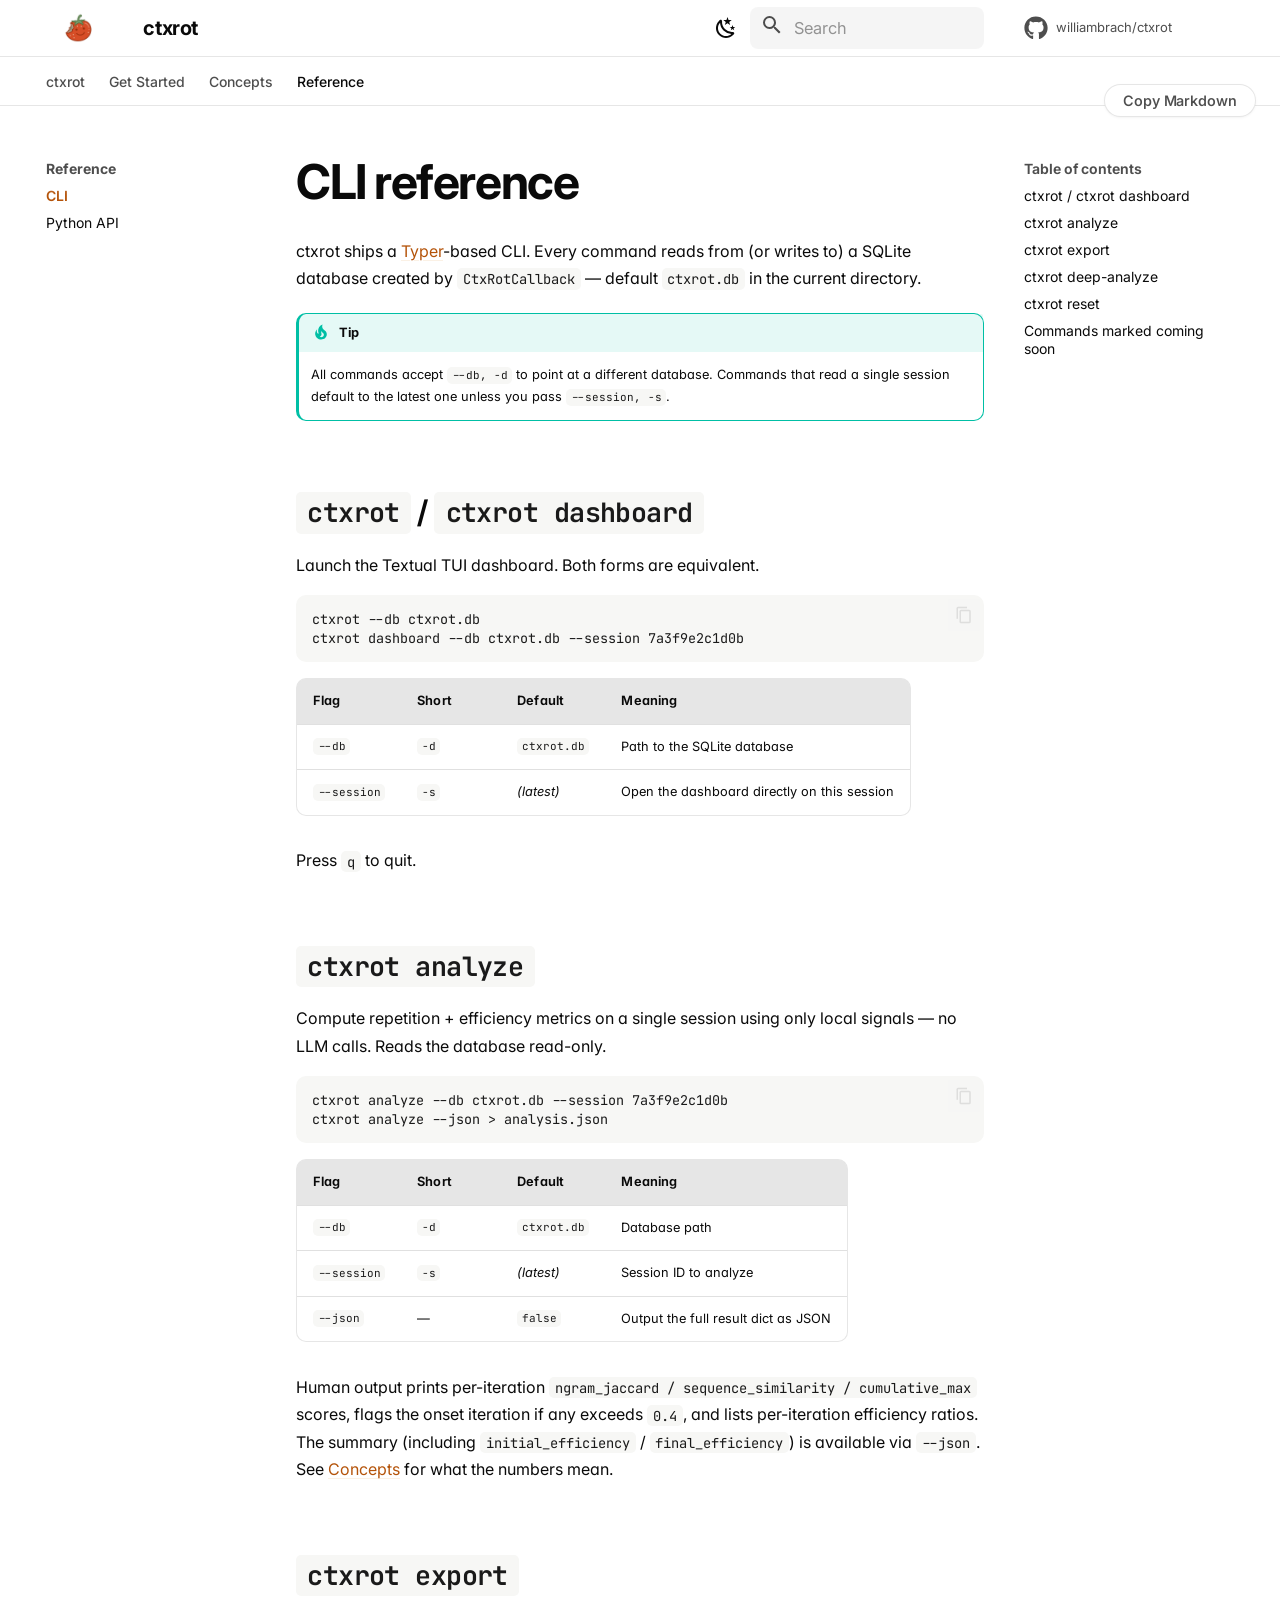
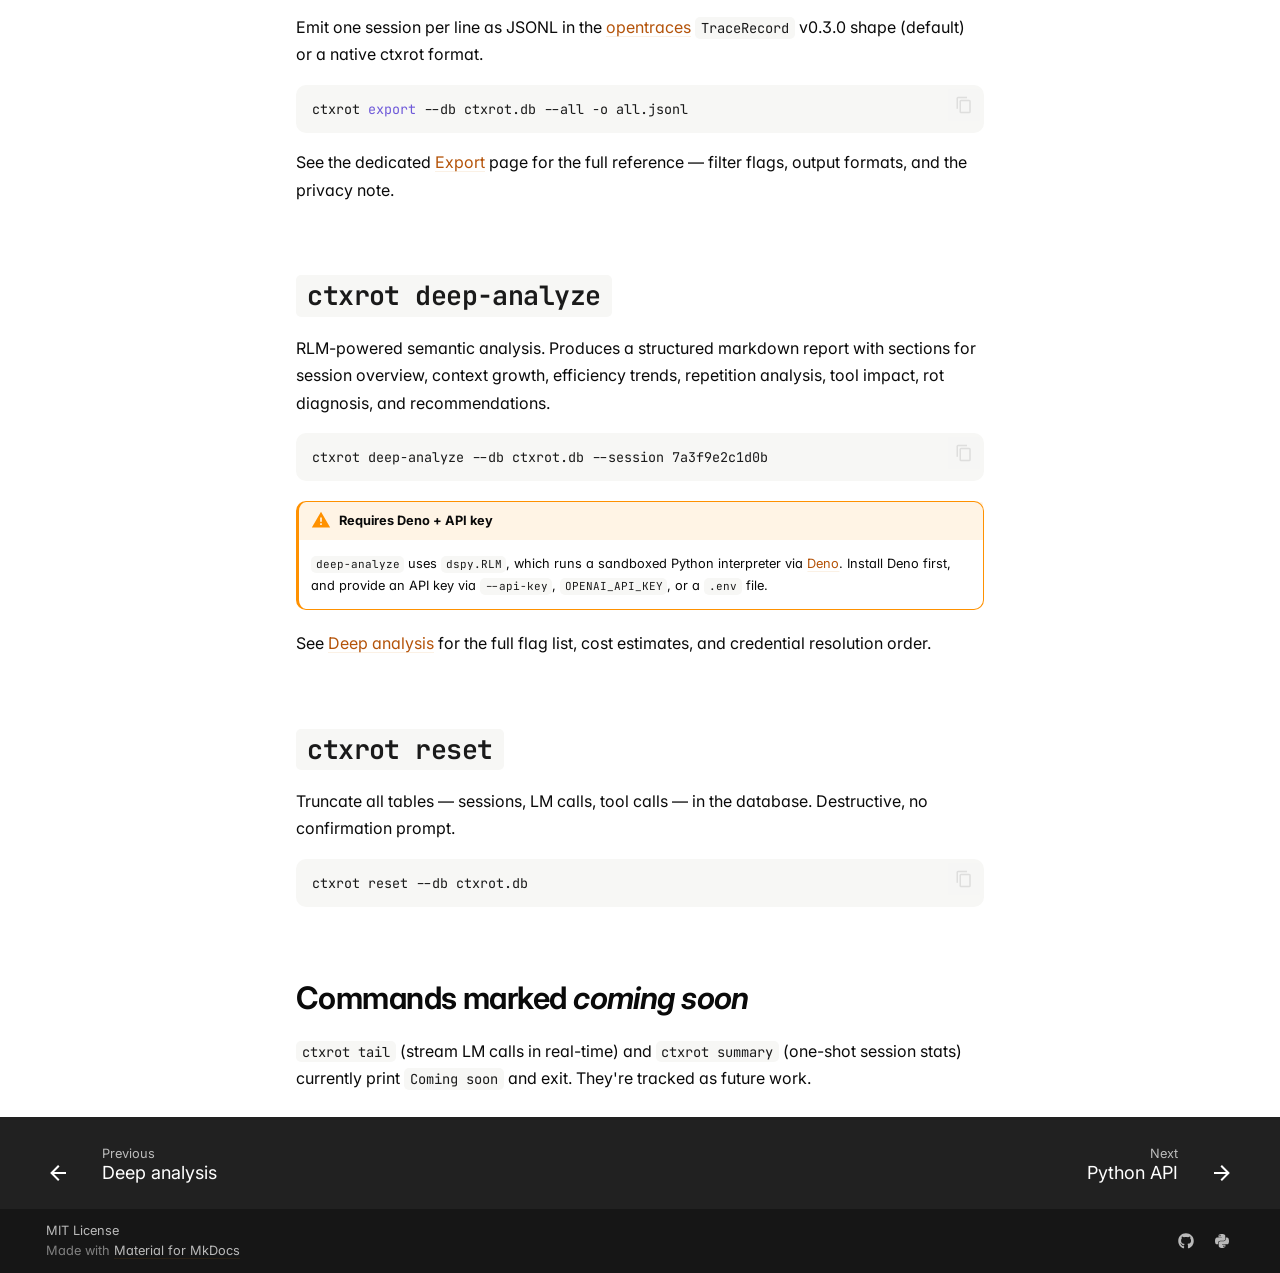
<file: cli/index.html>
<!doctype html>
<html lang="en" class="no-js">
  <head>
    
      <meta charset="utf-8">
      <meta name="viewport" content="width=device-width,initial-scale=1">
      
        <meta name="description" content="Understand your ReAct agent's context window and fight context rot.">
      
      
        <meta name="author" content="William Brach">
      
      
        <link rel="canonical" href="https://williambrach.github.io/ctxrot/cli/">
      
      
        <link rel="prev" href="../deep-analysis/">
      
      
        <link rel="next" href="../api/">
      
      
        
      
      
      <link rel="icon" href="../assets/favicon.png">
      <meta name="generator" content="mkdocs-1.6.1, mkdocs-material-9.7.6">
    
    
      
        <title>CLI - ctxrot</title>
      
    
    
      <link rel="stylesheet" href="../assets/stylesheets/main.484c7ddc.min.css">
      
        
        <link rel="stylesheet" href="../assets/stylesheets/palette.ab4e12ef.min.css">
      
      


    
    
      
    
    
      
        
        
        <link rel="preconnect" href="https://fonts.gstatic.com" crossorigin>
        <link rel="stylesheet" href="https://fonts.googleapis.com/css?family=Inter:300,300i,400,400i,700,700i%7CJetBrains+Mono:400,400i,700,700i&display=fallback">
        <style>:root{--md-text-font:"Inter";--md-code-font:"JetBrains Mono"}</style>
      
    
    
      <link rel="stylesheet" href="../assets/_mkdocstrings.css">
    
      <link rel="stylesheet" href="../assets/stylesheets/extra.css">
    
    <script>__md_scope=new URL("..",location),__md_hash=e=>[...e].reduce(((e,_)=>(e<<5)-e+_.charCodeAt(0)),0),__md_get=(e,_=localStorage,t=__md_scope)=>JSON.parse(_.getItem(t.pathname+"."+e)),__md_set=(e,_,t=localStorage,a=__md_scope)=>{try{t.setItem(a.pathname+"."+e,JSON.stringify(_))}catch(e){}}</script>
    
      

    
    
  </head>
  
  
    
    
      
    
    
    
    
    <body dir="ltr" data-md-color-scheme="default" data-md-color-primary="custom" data-md-color-accent="custom">
  
    
    <input class="md-toggle" data-md-toggle="drawer" type="checkbox" id="__drawer" autocomplete="off">
    <input class="md-toggle" data-md-toggle="search" type="checkbox" id="__search" autocomplete="off">
    <label class="md-overlay" for="__drawer"></label>
    <div data-md-component="skip">
      
        
        <a href="#cli-reference" class="md-skip">
          Skip to content
        </a>
      
    </div>
    <div data-md-component="announce">
      
    </div>
    
    
      

<header class="md-header" data-md-component="header">
  <nav class="md-header__inner md-grid" aria-label="Header">
    <a href=".." title="ctxrot" class="md-header__button md-logo" aria-label="ctxrot" data-md-component="logo">
      
  <img src="../assets/logo.png" alt="logo">

    </a>
    <label class="md-header__button md-icon" for="__drawer">
      
      <svg xmlns="http://www.w3.org/2000/svg" viewBox="0 0 24 24"><path d="M3 6h18v2H3zm0 5h18v2H3zm0 5h18v2H3z"/></svg>
    </label>
    <div class="md-header__title" data-md-component="header-title">
      <div class="md-header__ellipsis">
        <div class="md-header__topic">
          <span class="md-ellipsis">
            ctxrot
          </span>
        </div>
        <div class="md-header__topic" data-md-component="header-topic">
          <span class="md-ellipsis">
            
              CLI
            
          </span>
        </div>
      </div>
    </div>
    
      
        <form class="md-header__option" data-md-component="palette">
  
    
    
    
    <input class="md-option" data-md-color-media="(prefers-color-scheme: light)" data-md-color-scheme="default" data-md-color-primary="custom" data-md-color-accent="custom"  aria-label="Switch to dark mode"  type="radio" name="__palette" id="__palette_0">
    
      <label class="md-header__button md-icon" title="Switch to dark mode" for="__palette_1" hidden>
        <svg xmlns="http://www.w3.org/2000/svg" viewBox="0 0 24 24"><path d="m17.75 4.09-2.53 1.94.91 3.06-2.63-1.81-2.63 1.81.91-3.06-2.53-1.94L12.44 4l1.06-3 1.06 3zm3.5 6.91-1.64 1.25.59 1.98-1.7-1.17-1.7 1.17.59-1.98L15.75 11l2.06-.05L18.5 9l.69 1.95zm-2.28 4.95c.83-.08 1.72 1.1 1.19 1.85-.32.45-.66.87-1.08 1.27C15.17 23 8.84 23 4.94 19.07c-3.91-3.9-3.91-10.24 0-14.14.4-.4.82-.76 1.27-1.08.75-.53 1.93.36 1.85 1.19-.27 2.86.69 5.83 2.89 8.02a9.96 9.96 0 0 0 8.02 2.89m-1.64 2.02a12.08 12.08 0 0 1-7.8-3.47c-2.17-2.19-3.33-5-3.49-7.82-2.81 3.14-2.7 7.96.31 10.98 3.02 3.01 7.84 3.12 10.98.31"/></svg>
      </label>
    
  
    
    
    
    <input class="md-option" data-md-color-media="(prefers-color-scheme: dark)" data-md-color-scheme="slate" data-md-color-primary="custom" data-md-color-accent="custom"  aria-label="Switch to light mode"  type="radio" name="__palette" id="__palette_1">
    
      <label class="md-header__button md-icon" title="Switch to light mode" for="__palette_0" hidden>
        <svg xmlns="http://www.w3.org/2000/svg" viewBox="0 0 24 24"><path d="M12 7a5 5 0 0 1 5 5 5 5 0 0 1-5 5 5 5 0 0 1-5-5 5 5 0 0 1 5-5m0 2a3 3 0 0 0-3 3 3 3 0 0 0 3 3 3 3 0 0 0 3-3 3 3 0 0 0-3-3m0-7 2.39 3.42C13.65 5.15 12.84 5 12 5s-1.65.15-2.39.42zM3.34 7l4.16-.35A7.2 7.2 0 0 0 5.94 8.5c-.44.74-.69 1.5-.83 2.29zm.02 10 1.76-3.77a7.131 7.131 0 0 0 2.38 4.14zM20.65 7l-1.77 3.79a7.02 7.02 0 0 0-2.38-4.15zm-.01 10-4.14.36c.59-.51 1.12-1.14 1.54-1.86.42-.73.69-1.5.83-2.29zM12 22l-2.41-3.44c.74.27 1.55.44 2.41.44.82 0 1.63-.17 2.37-.44z"/></svg>
      </label>
    
  
</form>
      
    
    
      <script>var palette=__md_get("__palette");if(palette&&palette.color){if("(prefers-color-scheme)"===palette.color.media){var media=matchMedia("(prefers-color-scheme: light)"),input=document.querySelector(media.matches?"[data-md-color-media='(prefers-color-scheme: light)']":"[data-md-color-media='(prefers-color-scheme: dark)']");palette.color.media=input.getAttribute("data-md-color-media"),palette.color.scheme=input.getAttribute("data-md-color-scheme"),palette.color.primary=input.getAttribute("data-md-color-primary"),palette.color.accent=input.getAttribute("data-md-color-accent")}for(var[key,value]of Object.entries(palette.color))document.body.setAttribute("data-md-color-"+key,value)}</script>
    
    
    
      
      
        <label class="md-header__button md-icon" for="__search">
          
          <svg xmlns="http://www.w3.org/2000/svg" viewBox="0 0 24 24"><path d="M9.5 3A6.5 6.5 0 0 1 16 9.5c0 1.61-.59 3.09-1.56 4.23l.27.27h.79l5 5-1.5 1.5-5-5v-.79l-.27-.27A6.52 6.52 0 0 1 9.5 16 6.5 6.5 0 0 1 3 9.5 6.5 6.5 0 0 1 9.5 3m0 2C7 5 5 7 5 9.5S7 14 9.5 14 14 12 14 9.5 12 5 9.5 5"/></svg>
        </label>
        <div class="md-search" data-md-component="search" role="dialog">
  <label class="md-search__overlay" for="__search"></label>
  <div class="md-search__inner" role="search">
    <form class="md-search__form" name="search">
      <input type="text" class="md-search__input" name="query" aria-label="Search" placeholder="Search" autocapitalize="off" autocorrect="off" autocomplete="off" spellcheck="false" data-md-component="search-query" required>
      <label class="md-search__icon md-icon" for="__search">
        
        <svg xmlns="http://www.w3.org/2000/svg" viewBox="0 0 24 24"><path d="M9.5 3A6.5 6.5 0 0 1 16 9.5c0 1.61-.59 3.09-1.56 4.23l.27.27h.79l5 5-1.5 1.5-5-5v-.79l-.27-.27A6.52 6.52 0 0 1 9.5 16 6.5 6.5 0 0 1 3 9.5 6.5 6.5 0 0 1 9.5 3m0 2C7 5 5 7 5 9.5S7 14 9.5 14 14 12 14 9.5 12 5 9.5 5"/></svg>
        
        <svg xmlns="http://www.w3.org/2000/svg" viewBox="0 0 24 24"><path d="M20 11v2H8l5.5 5.5-1.42 1.42L4.16 12l7.92-7.92L13.5 5.5 8 11z"/></svg>
      </label>
      <nav class="md-search__options" aria-label="Search">
        
        <button type="reset" class="md-search__icon md-icon" title="Clear" aria-label="Clear" tabindex="-1">
          
          <svg xmlns="http://www.w3.org/2000/svg" viewBox="0 0 24 24"><path d="M19 6.41 17.59 5 12 10.59 6.41 5 5 6.41 10.59 12 5 17.59 6.41 19 12 13.41 17.59 19 19 17.59 13.41 12z"/></svg>
        </button>
      </nav>
      
        <div class="md-search__suggest" data-md-component="search-suggest"></div>
      
    </form>
    <div class="md-search__output">
      <div class="md-search__scrollwrap" tabindex="0" data-md-scrollfix>
        <div class="md-search-result" data-md-component="search-result">
          <div class="md-search-result__meta">
            Initializing search
          </div>
          <ol class="md-search-result__list" role="presentation"></ol>
        </div>
      </div>
    </div>
  </div>
</div>
      
    
    
      <div class="md-header__source">
        <a href="https://github.com/williambrach/ctxrot" title="Go to repository" class="md-source" data-md-component="source">
  <div class="md-source__icon md-icon">
    
    <svg xmlns="http://www.w3.org/2000/svg" viewBox="0 0 512 512"><!--! Font Awesome Free 7.1.0 by @fontawesome - https://fontawesome.com License - https://fontawesome.com/license/free (Icons: CC BY 4.0, Fonts: SIL OFL 1.1, Code: MIT License) Copyright 2025 Fonticons, Inc.--><path d="M173.9 397.4c0 2-2.3 3.6-5.2 3.6-3.3.3-5.6-1.3-5.6-3.6 0-2 2.3-3.6 5.2-3.6 3-.3 5.6 1.3 5.6 3.6m-31.1-4.5c-.7 2 1.3 4.3 4.3 4.9 2.6 1 5.6 0 6.2-2s-1.3-4.3-4.3-5.2c-2.6-.7-5.5.3-6.2 2.3m44.2-1.7c-2.9.7-4.9 2.6-4.6 4.9.3 2 2.9 3.3 5.9 2.6 2.9-.7 4.9-2.6 4.6-4.6-.3-1.9-3-3.2-5.9-2.9M252.8 8C114.1 8 8 113.3 8 252c0 110.9 69.8 205.8 169.5 239.2 12.8 2.3 17.3-5.6 17.3-12.1 0-6.2-.3-40.4-.3-61.4 0 0-70 15-84.7-29.8 0 0-11.4-29.1-27.8-36.6 0 0-22.9-15.7 1.6-15.4 0 0 24.9 2 38.6 25.8 21.9 38.6 58.6 27.5 72.9 20.9 2.3-16 8.8-27.1 16-33.7-55.9-6.2-112.3-14.3-112.3-110.5 0-27.5 7.6-41.3 23.6-58.9-2.6-6.5-11.1-33.3 2.6-67.9 20.9-6.5 69 27 69 27 20-5.6 41.5-8.5 62.8-8.5s42.8 2.9 62.8 8.5c0 0 48.1-33.6 69-27 13.7 34.7 5.2 61.4 2.6 67.9 16 17.7 25.8 31.5 25.8 58.9 0 96.5-58.9 104.2-114.8 110.5 9.2 7.9 17 22.9 17 46.4 0 33.7-.3 75.4-.3 83.6 0 6.5 4.6 14.4 17.3 12.1C436.2 457.8 504 362.9 504 252 504 113.3 391.5 8 252.8 8M105.2 352.9c-1.3 1-1 3.3.7 5.2 1.6 1.6 3.9 2.3 5.2 1 1.3-1 1-3.3-.7-5.2-1.6-1.6-3.9-2.3-5.2-1m-10.8-8.1c-.7 1.3.3 2.9 2.3 3.9 1.6 1 3.6.7 4.3-.7.7-1.3-.3-2.9-2.3-3.9-2-.6-3.6-.3-4.3.7m32.4 35.6c-1.6 1.3-1 4.3 1.3 6.2 2.3 2.3 5.2 2.6 6.5 1 1.3-1.3.7-4.3-1.3-6.2-2.2-2.3-5.2-2.6-6.5-1m-11.4-14.7c-1.6 1-1.6 3.6 0 5.9s4.3 3.3 5.6 2.3c1.6-1.3 1.6-3.9 0-6.2-1.4-2.3-4-3.3-5.6-2"/></svg>
  </div>
  <div class="md-source__repository">
    williambrach/ctxrot
  </div>
</a>
      </div>
    
  </nav>
  
</header>
    
    <div class="md-container" data-md-component="container">
      
      
        
          
            
<nav class="md-tabs" aria-label="Tabs" data-md-component="tabs">
  <div class="md-grid">
    <ul class="md-tabs__list">
      
        
  
  
  
  
    <li class="md-tabs__item">
      <a href=".." class="md-tabs__link">
        
  
  
    
  
  ctxrot

      </a>
    </li>
  

      
        
  
  
  
  
    
    
      <li class="md-tabs__item">
        <a href="../quickstart/" class="md-tabs__link">
          
  
  
    
  
  Get Started

        </a>
      </li>
    
  

      
        
  
  
  
  
    
    
      <li class="md-tabs__item">
        <a href="../concepts/" class="md-tabs__link">
          
  
  
    
  
  Concepts

        </a>
      </li>
    
  

      
        
  
  
  
    
  
  
    
    
      <li class="md-tabs__item md-tabs__item--active">
        <a href="./" class="md-tabs__link">
          
  
  
    
  
  Reference

        </a>
      </li>
    
  

      
    </ul>
  </div>
</nav>
          
        
      
      <main class="md-main" data-md-component="main">
        <div class="md-main__inner md-grid">
          
            
              
              <div class="md-sidebar md-sidebar--primary" data-md-component="sidebar" data-md-type="navigation" >
                <div class="md-sidebar__scrollwrap">
                  <div class="md-sidebar__inner">
                    


  


<nav class="md-nav md-nav--primary md-nav--lifted" aria-label="Navigation" data-md-level="0">
  <label class="md-nav__title" for="__drawer">
    <a href=".." title="ctxrot" class="md-nav__button md-logo" aria-label="ctxrot" data-md-component="logo">
      
  <img src="../assets/logo.png" alt="logo">

    </a>
    ctxrot
  </label>
  
    <div class="md-nav__source">
      <a href="https://github.com/williambrach/ctxrot" title="Go to repository" class="md-source" data-md-component="source">
  <div class="md-source__icon md-icon">
    
    <svg xmlns="http://www.w3.org/2000/svg" viewBox="0 0 512 512"><!--! Font Awesome Free 7.1.0 by @fontawesome - https://fontawesome.com License - https://fontawesome.com/license/free (Icons: CC BY 4.0, Fonts: SIL OFL 1.1, Code: MIT License) Copyright 2025 Fonticons, Inc.--><path d="M173.9 397.4c0 2-2.3 3.6-5.2 3.6-3.3.3-5.6-1.3-5.6-3.6 0-2 2.3-3.6 5.2-3.6 3-.3 5.6 1.3 5.6 3.6m-31.1-4.5c-.7 2 1.3 4.3 4.3 4.9 2.6 1 5.6 0 6.2-2s-1.3-4.3-4.3-5.2c-2.6-.7-5.5.3-6.2 2.3m44.2-1.7c-2.9.7-4.9 2.6-4.6 4.9.3 2 2.9 3.3 5.9 2.6 2.9-.7 4.9-2.6 4.6-4.6-.3-1.9-3-3.2-5.9-2.9M252.8 8C114.1 8 8 113.3 8 252c0 110.9 69.8 205.8 169.5 239.2 12.8 2.3 17.3-5.6 17.3-12.1 0-6.2-.3-40.4-.3-61.4 0 0-70 15-84.7-29.8 0 0-11.4-29.1-27.8-36.6 0 0-22.9-15.7 1.6-15.4 0 0 24.9 2 38.6 25.8 21.9 38.6 58.6 27.5 72.9 20.9 2.3-16 8.8-27.1 16-33.7-55.9-6.2-112.3-14.3-112.3-110.5 0-27.5 7.6-41.3 23.6-58.9-2.6-6.5-11.1-33.3 2.6-67.9 20.9-6.5 69 27 69 27 20-5.6 41.5-8.5 62.8-8.5s42.8 2.9 62.8 8.5c0 0 48.1-33.6 69-27 13.7 34.7 5.2 61.4 2.6 67.9 16 17.7 25.8 31.5 25.8 58.9 0 96.5-58.9 104.2-114.8 110.5 9.2 7.9 17 22.9 17 46.4 0 33.7-.3 75.4-.3 83.6 0 6.5 4.6 14.4 17.3 12.1C436.2 457.8 504 362.9 504 252 504 113.3 391.5 8 252.8 8M105.2 352.9c-1.3 1-1 3.3.7 5.2 1.6 1.6 3.9 2.3 5.2 1 1.3-1 1-3.3-.7-5.2-1.6-1.6-3.9-2.3-5.2-1m-10.8-8.1c-.7 1.3.3 2.9 2.3 3.9 1.6 1 3.6.7 4.3-.7.7-1.3-.3-2.9-2.3-3.9-2-.6-3.6-.3-4.3.7m32.4 35.6c-1.6 1.3-1 4.3 1.3 6.2 2.3 2.3 5.2 2.6 6.5 1 1.3-1.3.7-4.3-1.3-6.2-2.2-2.3-5.2-2.6-6.5-1m-11.4-14.7c-1.6 1-1.6 3.6 0 5.9s4.3 3.3 5.6 2.3c1.6-1.3 1.6-3.9 0-6.2-1.4-2.3-4-3.3-5.6-2"/></svg>
  </div>
  <div class="md-source__repository">
    williambrach/ctxrot
  </div>
</a>
    </div>
  
  <ul class="md-nav__list" data-md-scrollfix>
    
      
      
  
  
  
  
    <li class="md-nav__item">
      <a href=".." class="md-nav__link">
        
  
  
  <span class="md-ellipsis">
    
  
    ctxrot
  

    
  </span>
  
  

      </a>
    </li>
  

    
      
      
  
  
  
  
    
    
      
        
      
        
      
    
    
    
      
      
        
      
    
    
    <li class="md-nav__item md-nav__item--nested">
      
        
        
        <input class="md-nav__toggle md-toggle " type="checkbox" id="__nav_2" >
        
          
          <label class="md-nav__link" for="__nav_2" id="__nav_2_label" tabindex="0">
            
  
  
  <span class="md-ellipsis">
    
  
    Get Started
  

    
  </span>
  
  

            <span class="md-nav__icon md-icon"></span>
          </label>
        
        <nav class="md-nav" data-md-level="1" aria-labelledby="__nav_2_label" aria-expanded="false">
          <label class="md-nav__title" for="__nav_2">
            <span class="md-nav__icon md-icon"></span>
            
  
    Get Started
  

          </label>
          <ul class="md-nav__list" data-md-scrollfix>
            
              
                
  
  
  
  
    <li class="md-nav__item">
      <a href="../quickstart/" class="md-nav__link">
        
  
  
  <span class="md-ellipsis">
    
  
    Quickstart
  

    
  </span>
  
  

      </a>
    </li>
  

              
            
              
                
  
  
  
  
    <li class="md-nav__item">
      <a href="../examples/" class="md-nav__link">
        
  
  
  <span class="md-ellipsis">
    
  
    Examples
  

    
  </span>
  
  

      </a>
    </li>
  

              
            
          </ul>
        </nav>
      
    </li>
  

    
      
      
  
  
  
  
    
    
      
        
      
        
      
        
      
    
    
    
      
      
        
      
    
    
    <li class="md-nav__item md-nav__item--nested">
      
        
        
        <input class="md-nav__toggle md-toggle " type="checkbox" id="__nav_3" >
        
          
          <label class="md-nav__link" for="__nav_3" id="__nav_3_label" tabindex="0">
            
  
  
  <span class="md-ellipsis">
    
  
    Concepts
  

    
  </span>
  
  

            <span class="md-nav__icon md-icon"></span>
          </label>
        
        <nav class="md-nav" data-md-level="1" aria-labelledby="__nav_3_label" aria-expanded="false">
          <label class="md-nav__title" for="__nav_3">
            <span class="md-nav__icon md-icon"></span>
            
  
    Concepts
  

          </label>
          <ul class="md-nav__list" data-md-scrollfix>
            
              
                
  
  
  
  
    <li class="md-nav__item">
      <a href="../concepts/" class="md-nav__link">
        
  
  
  <span class="md-ellipsis">
    
  
    Overview
  

    
  </span>
  
  

      </a>
    </li>
  

              
            
              
                
  
  
  
  
    <li class="md-nav__item">
      <a href="../export/" class="md-nav__link">
        
  
  
  <span class="md-ellipsis">
    
  
    Export
  

    
  </span>
  
  

      </a>
    </li>
  

              
            
              
                
  
  
  
  
    <li class="md-nav__item">
      <a href="../deep-analysis/" class="md-nav__link">
        
  
  
  <span class="md-ellipsis">
    
  
    Deep analysis
  

    
  </span>
  
  

      </a>
    </li>
  

              
            
          </ul>
        </nav>
      
    </li>
  

    
      
      
  
  
    
  
  
  
    
    
      
        
      
        
      
    
    
    
      
        
        
      
      
        
      
    
    
    <li class="md-nav__item md-nav__item--active md-nav__item--section md-nav__item--nested">
      
        
        
        <input class="md-nav__toggle md-toggle " type="checkbox" id="__nav_4" checked>
        
          
          <label class="md-nav__link" for="__nav_4" id="__nav_4_label" tabindex="">
            
  
  
  <span class="md-ellipsis">
    
  
    Reference
  

    
  </span>
  
  

            <span class="md-nav__icon md-icon"></span>
          </label>
        
        <nav class="md-nav" data-md-level="1" aria-labelledby="__nav_4_label" aria-expanded="true">
          <label class="md-nav__title" for="__nav_4">
            <span class="md-nav__icon md-icon"></span>
            
  
    Reference
  

          </label>
          <ul class="md-nav__list" data-md-scrollfix>
            
              
                
  
  
    
  
  
  
    <li class="md-nav__item md-nav__item--active">
      
      <input class="md-nav__toggle md-toggle" type="checkbox" id="__toc">
      
      
        
      
      
        <label class="md-nav__link md-nav__link--active" for="__toc">
          
  
  
  <span class="md-ellipsis">
    
  
    CLI
  

    
  </span>
  
  

          <span class="md-nav__icon md-icon"></span>
        </label>
      
      <a href="./" class="md-nav__link md-nav__link--active">
        
  
  
  <span class="md-ellipsis">
    
  
    CLI
  

    
  </span>
  
  

      </a>
      
        

<nav class="md-nav md-nav--secondary" aria-label="Table of contents">
  
  
  
    
  
  
    <label class="md-nav__title" for="__toc">
      <span class="md-nav__icon md-icon"></span>
      Table of contents
    </label>
    <ul class="md-nav__list" data-md-component="toc" data-md-scrollfix>
      
        <li class="md-nav__item">
  <a href="#ctxrot-ctxrot-dashboard" class="md-nav__link">
    <span class="md-ellipsis">
      
        ctxrot / ctxrot dashboard
      
    </span>
  </a>
  
</li>
      
        <li class="md-nav__item">
  <a href="#ctxrot-analyze" class="md-nav__link">
    <span class="md-ellipsis">
      
        ctxrot analyze
      
    </span>
  </a>
  
</li>
      
        <li class="md-nav__item">
  <a href="#ctxrot-export" class="md-nav__link">
    <span class="md-ellipsis">
      
        ctxrot export
      
    </span>
  </a>
  
</li>
      
        <li class="md-nav__item">
  <a href="#ctxrot-deep-analyze" class="md-nav__link">
    <span class="md-ellipsis">
      
        ctxrot deep-analyze
      
    </span>
  </a>
  
</li>
      
        <li class="md-nav__item">
  <a href="#ctxrot-reset" class="md-nav__link">
    <span class="md-ellipsis">
      
        ctxrot reset
      
    </span>
  </a>
  
</li>
      
        <li class="md-nav__item">
  <a href="#commands-marked-coming-soon" class="md-nav__link">
    <span class="md-ellipsis">
      
        Commands marked coming soon
      
    </span>
  </a>
  
</li>
      
    </ul>
  
</nav>
      
    </li>
  

              
            
              
                
  
  
  
  
    <li class="md-nav__item">
      <a href="../api/" class="md-nav__link">
        
  
  
  <span class="md-ellipsis">
    
  
    Python API
  

    
  </span>
  
  

      </a>
    </li>
  

              
            
          </ul>
        </nav>
      
    </li>
  

    
  </ul>
</nav>
                  </div>
                </div>
              </div>
            
            
              
              <div class="md-sidebar md-sidebar--secondary" data-md-component="sidebar" data-md-type="toc" >
                <div class="md-sidebar__scrollwrap">
                  <div class="md-sidebar__inner">
                    

<nav class="md-nav md-nav--secondary" aria-label="Table of contents">
  
  
  
    
  
  
    <label class="md-nav__title" for="__toc">
      <span class="md-nav__icon md-icon"></span>
      Table of contents
    </label>
    <ul class="md-nav__list" data-md-component="toc" data-md-scrollfix>
      
        <li class="md-nav__item">
  <a href="#ctxrot-ctxrot-dashboard" class="md-nav__link">
    <span class="md-ellipsis">
      
        ctxrot / ctxrot dashboard
      
    </span>
  </a>
  
</li>
      
        <li class="md-nav__item">
  <a href="#ctxrot-analyze" class="md-nav__link">
    <span class="md-ellipsis">
      
        ctxrot analyze
      
    </span>
  </a>
  
</li>
      
        <li class="md-nav__item">
  <a href="#ctxrot-export" class="md-nav__link">
    <span class="md-ellipsis">
      
        ctxrot export
      
    </span>
  </a>
  
</li>
      
        <li class="md-nav__item">
  <a href="#ctxrot-deep-analyze" class="md-nav__link">
    <span class="md-ellipsis">
      
        ctxrot deep-analyze
      
    </span>
  </a>
  
</li>
      
        <li class="md-nav__item">
  <a href="#ctxrot-reset" class="md-nav__link">
    <span class="md-ellipsis">
      
        ctxrot reset
      
    </span>
  </a>
  
</li>
      
        <li class="md-nav__item">
  <a href="#commands-marked-coming-soon" class="md-nav__link">
    <span class="md-ellipsis">
      
        Commands marked coming soon
      
    </span>
  </a>
  
</li>
      
    </ul>
  
</nav>
                  </div>
                </div>
              </div>
            
          
          
            <div class="md-content" data-md-component="content">
              
              <article class="md-content__inner md-typeset">
                
                  


  
  


<h1 id="cli-reference">CLI reference<a class="headerlink" href="#cli-reference" title="Permanent link">&para;</a></h1>
<p>ctxrot ships a <a href="https://typer.tiangolo.com/">Typer</a>-based CLI. Every command reads from (or writes to) a SQLite database created by <code>CtxRotCallback</code> — default <code>ctxrot.db</code> in the current directory.</p>
<div class="admonition tip">
<p class="admonition-title">Tip</p>
<p>All commands accept <code>--db, -d</code> to point at a different database. Commands that read a single session default to the latest one unless you pass <code>--session, -s</code>.</p>
</div>
<h2 id="ctxrot-ctxrot-dashboard"><code>ctxrot</code> / <code>ctxrot dashboard</code><a class="headerlink" href="#ctxrot-ctxrot-dashboard" title="Permanent link">&para;</a></h2>
<p>Launch the Textual TUI dashboard. Both forms are equivalent.</p>
<div class="language-bash highlight"><pre><span></span><code><span id="__span-0-1"><a id="__codelineno-0-1" name="__codelineno-0-1" href="#__codelineno-0-1"></a>ctxrot<span class="w"> </span>--db<span class="w"> </span>ctxrot.db
</span><span id="__span-0-2"><a id="__codelineno-0-2" name="__codelineno-0-2" href="#__codelineno-0-2"></a>ctxrot<span class="w"> </span>dashboard<span class="w"> </span>--db<span class="w"> </span>ctxrot.db<span class="w"> </span>--session<span class="w"> </span>7a3f9e2c1d0b
</span></code></pre></div>
<table>
<thead>
<tr>
<th>Flag</th>
<th>Short</th>
<th>Default</th>
<th>Meaning</th>
</tr>
</thead>
<tbody>
<tr>
<td><code>--db</code></td>
<td><code>-d</code></td>
<td><code>ctxrot.db</code></td>
<td>Path to the SQLite database</td>
</tr>
<tr>
<td><code>--session</code></td>
<td><code>-s</code></td>
<td><em>(latest)</em></td>
<td>Open the dashboard directly on this session</td>
</tr>
</tbody>
</table>
<p>Press <code>q</code> to quit.</p>
<h2 id="ctxrot-analyze"><code>ctxrot analyze</code><a class="headerlink" href="#ctxrot-analyze" title="Permanent link">&para;</a></h2>
<p>Compute repetition + efficiency metrics on a single session using only local signals — no LLM calls. Reads the database read-only.</p>
<div class="language-bash highlight"><pre><span></span><code><span id="__span-1-1"><a id="__codelineno-1-1" name="__codelineno-1-1" href="#__codelineno-1-1"></a>ctxrot<span class="w"> </span>analyze<span class="w"> </span>--db<span class="w"> </span>ctxrot.db<span class="w"> </span>--session<span class="w"> </span>7a3f9e2c1d0b
</span><span id="__span-1-2"><a id="__codelineno-1-2" name="__codelineno-1-2" href="#__codelineno-1-2"></a>ctxrot<span class="w"> </span>analyze<span class="w"> </span>--json<span class="w"> </span>&gt;<span class="w"> </span>analysis.json
</span></code></pre></div>
<table>
<thead>
<tr>
<th>Flag</th>
<th>Short</th>
<th>Default</th>
<th>Meaning</th>
</tr>
</thead>
<tbody>
<tr>
<td><code>--db</code></td>
<td><code>-d</code></td>
<td><code>ctxrot.db</code></td>
<td>Database path</td>
</tr>
<tr>
<td><code>--session</code></td>
<td><code>-s</code></td>
<td><em>(latest)</em></td>
<td>Session ID to analyze</td>
</tr>
<tr>
<td><code>--json</code></td>
<td>—</td>
<td><code>false</code></td>
<td>Output the full result dict as JSON</td>
</tr>
</tbody>
</table>
<p>Human output prints per-iteration <code>ngram_jaccard / sequence_similarity / cumulative_max</code> scores, flags the onset iteration if any exceeds <code>0.4</code>, and lists per-iteration efficiency ratios. The summary (including <code>initial_efficiency</code> / <code>final_efficiency</code>) is available via <code>--json</code>. See <a href="../concepts/">Concepts</a> for what the numbers mean.</p>
<h2 id="ctxrot-export"><code>ctxrot export</code><a class="headerlink" href="#ctxrot-export" title="Permanent link">&para;</a></h2>
<p>Emit one session per line as JSONL in the <a href="https://www.opentraces.ai/schema/latest">opentraces</a> <code>TraceRecord</code> v0.3.0 shape (default) or a native ctxrot format.</p>
<div class="language-bash highlight"><pre><span></span><code><span id="__span-2-1"><a id="__codelineno-2-1" name="__codelineno-2-1" href="#__codelineno-2-1"></a>ctxrot<span class="w"> </span><span class="nb">export</span><span class="w"> </span>--db<span class="w"> </span>ctxrot.db<span class="w"> </span>--all<span class="w"> </span>-o<span class="w"> </span>all.jsonl
</span></code></pre></div>
<p>See the dedicated <a href="../export/">Export</a> page for the full reference — filter flags, output formats, and the privacy note.</p>
<h2 id="ctxrot-deep-analyze"><code>ctxrot deep-analyze</code><a class="headerlink" href="#ctxrot-deep-analyze" title="Permanent link">&para;</a></h2>
<p>RLM-powered semantic analysis. Produces a structured markdown report with sections for session overview, context growth, efficiency trends, repetition analysis, tool impact, rot diagnosis, and recommendations.</p>
<div class="language-bash highlight"><pre><span></span><code><span id="__span-3-1"><a id="__codelineno-3-1" name="__codelineno-3-1" href="#__codelineno-3-1"></a>ctxrot<span class="w"> </span>deep-analyze<span class="w"> </span>--db<span class="w"> </span>ctxrot.db<span class="w"> </span>--session<span class="w"> </span>7a3f9e2c1d0b
</span></code></pre></div>
<div class="admonition warning">
<p class="admonition-title">Requires Deno + API key</p>
<p><code>deep-analyze</code> uses <code>dspy.RLM</code>, which runs a sandboxed Python interpreter via <a href="https://deno.land">Deno</a>. Install Deno first, and provide an API key via <code>--api-key</code>, <code>OPENAI_API_KEY</code>, or a <code>.env</code> file.</p>
</div>
<p>See <a href="../deep-analysis/">Deep analysis</a> for the full flag list, cost estimates, and credential resolution order.</p>
<h2 id="ctxrot-reset"><code>ctxrot reset</code><a class="headerlink" href="#ctxrot-reset" title="Permanent link">&para;</a></h2>
<p>Truncate all tables — sessions, LM calls, tool calls — in the database. Destructive, no confirmation prompt.</p>
<div class="language-bash highlight"><pre><span></span><code><span id="__span-4-1"><a id="__codelineno-4-1" name="__codelineno-4-1" href="#__codelineno-4-1"></a>ctxrot<span class="w"> </span>reset<span class="w"> </span>--db<span class="w"> </span>ctxrot.db
</span></code></pre></div>
<h2 id="commands-marked-coming-soon">Commands marked <em>coming soon</em><a class="headerlink" href="#commands-marked-coming-soon" title="Permanent link">&para;</a></h2>
<p><code>ctxrot tail</code> (stream LM calls in real-time) and <code>ctxrot summary</code> (one-shot session stats) currently print <code>Coming soon</code> and exit. They're tracked as future work.</p>
        <div id="llms-copy-button" style="position: fixed; z-index: 1100; top: 80px; right: 20px;">
            <button onclick="copyMarkdownToClipboard()" style="cursor: pointer; background: #007acc; color: white; border: none; padding: 8px 16px; border-radius: 4px; font-size: 14px; box-shadow: 0 2px 4px rgba(0,0,0,0.2);">Copy Markdown</button>
        </div>
        <script>
        async function copyMarkdownToClipboard() {
            try {
                const currentPath = window.location.pathname;
                const mdPath = currentPath.endsWith('/') ? currentPath + 'index.md' : currentPath.replace(/\.html$/, '.md');

                const response = await fetch(mdPath);
                if (response.ok) {
                    const markdown = await response.text();
                    await navigator.clipboard.writeText(markdown);
                    // Show feedback
                    const button = document.querySelector('#llms-copy-button button');
                    const originalText = button.textContent;
                    button.textContent = 'Copied!';
                    button.style.background = '#28a745';
                    setTimeout(() => {
                        button.textContent = originalText;
                        button.style.background = '#007acc';
                    }, 2000);
                } else {
                    throw new Error('Markdown file not found');
                }
            } catch (err) {
                console.error('Failed to copy markdown:', err);
                alert('Failed to copy markdown content');
            }
        }
        </script>
        












                
              </article>
            </div>
          
          
  <script>var tabs=__md_get("__tabs");if(Array.isArray(tabs))e:for(var set of document.querySelectorAll(".tabbed-set")){var labels=set.querySelector(".tabbed-labels");for(var tab of tabs)for(var label of labels.getElementsByTagName("label"))if(label.innerText.trim()===tab){var input=document.getElementById(label.htmlFor);input.checked=!0;continue e}}</script>

<script>var target=document.getElementById(location.hash.slice(1));target&&target.name&&(target.checked=target.name.startsWith("__tabbed_"))</script>
        </div>
        
          <button type="button" class="md-top md-icon" data-md-component="top" hidden>
  
  <svg xmlns="http://www.w3.org/2000/svg" viewBox="0 0 24 24"><path d="M13 20h-2V8l-5.5 5.5-1.42-1.42L12 4.16l7.92 7.92-1.42 1.42L13 8z"/></svg>
  Back to top
</button>
        
      </main>
      
        <footer class="md-footer">
  
    
      
      <nav class="md-footer__inner md-grid" aria-label="Footer" >
        
          
          <a href="../deep-analysis/" class="md-footer__link md-footer__link--prev" aria-label="Previous: Deep analysis">
            <div class="md-footer__button md-icon">
              
              <svg xmlns="http://www.w3.org/2000/svg" viewBox="0 0 24 24"><path d="M20 11v2H8l5.5 5.5-1.42 1.42L4.16 12l7.92-7.92L13.5 5.5 8 11z"/></svg>
            </div>
            <div class="md-footer__title">
              <span class="md-footer__direction">
                Previous
              </span>
              <div class="md-ellipsis">
                Deep analysis
              </div>
            </div>
          </a>
        
        
          
          <a href="../api/" class="md-footer__link md-footer__link--next" aria-label="Next: Python API">
            <div class="md-footer__title">
              <span class="md-footer__direction">
                Next
              </span>
              <div class="md-ellipsis">
                Python API
              </div>
            </div>
            <div class="md-footer__button md-icon">
              
              <svg xmlns="http://www.w3.org/2000/svg" viewBox="0 0 24 24"><path d="M4 11v2h12l-5.5 5.5 1.42 1.42L19.84 12l-7.92-7.92L10.5 5.5 16 11z"/></svg>
            </div>
          </a>
        
      </nav>
    
  
  <div class="md-footer-meta md-typeset">
    <div class="md-footer-meta__inner md-grid">
      <div class="md-copyright">
  
    <div class="md-copyright__highlight">
      MIT License
    </div>
  
  
    Made with
    <a href="https://squidfunk.github.io/mkdocs-material/" target="_blank" rel="noopener">
      Material for MkDocs
    </a>
  
</div>
      
        
<div class="md-social">
  
    
    
    
    
      
      
    
    <a href="https://github.com/williambrach/ctxrot" target="_blank" rel="noopener" title="github.com" class="md-social__link">
      <svg xmlns="http://www.w3.org/2000/svg" viewBox="0 0 512 512"><!--! Font Awesome Free 7.1.0 by @fontawesome - https://fontawesome.com License - https://fontawesome.com/license/free (Icons: CC BY 4.0, Fonts: SIL OFL 1.1, Code: MIT License) Copyright 2025 Fonticons, Inc.--><path d="M173.9 397.4c0 2-2.3 3.6-5.2 3.6-3.3.3-5.6-1.3-5.6-3.6 0-2 2.3-3.6 5.2-3.6 3-.3 5.6 1.3 5.6 3.6m-31.1-4.5c-.7 2 1.3 4.3 4.3 4.9 2.6 1 5.6 0 6.2-2s-1.3-4.3-4.3-5.2c-2.6-.7-5.5.3-6.2 2.3m44.2-1.7c-2.9.7-4.9 2.6-4.6 4.9.3 2 2.9 3.3 5.9 2.6 2.9-.7 4.9-2.6 4.6-4.6-.3-1.9-3-3.2-5.9-2.9M252.8 8C114.1 8 8 113.3 8 252c0 110.9 69.8 205.8 169.5 239.2 12.8 2.3 17.3-5.6 17.3-12.1 0-6.2-.3-40.4-.3-61.4 0 0-70 15-84.7-29.8 0 0-11.4-29.1-27.8-36.6 0 0-22.9-15.7 1.6-15.4 0 0 24.9 2 38.6 25.8 21.9 38.6 58.6 27.5 72.9 20.9 2.3-16 8.8-27.1 16-33.7-55.9-6.2-112.3-14.3-112.3-110.5 0-27.5 7.6-41.3 23.6-58.9-2.6-6.5-11.1-33.3 2.6-67.9 20.9-6.5 69 27 69 27 20-5.6 41.5-8.5 62.8-8.5s42.8 2.9 62.8 8.5c0 0 48.1-33.6 69-27 13.7 34.7 5.2 61.4 2.6 67.9 16 17.7 25.8 31.5 25.8 58.9 0 96.5-58.9 104.2-114.8 110.5 9.2 7.9 17 22.9 17 46.4 0 33.7-.3 75.4-.3 83.6 0 6.5 4.6 14.4 17.3 12.1C436.2 457.8 504 362.9 504 252 504 113.3 391.5 8 252.8 8M105.2 352.9c-1.3 1-1 3.3.7 5.2 1.6 1.6 3.9 2.3 5.2 1 1.3-1 1-3.3-.7-5.2-1.6-1.6-3.9-2.3-5.2-1m-10.8-8.1c-.7 1.3.3 2.9 2.3 3.9 1.6 1 3.6.7 4.3-.7.7-1.3-.3-2.9-2.3-3.9-2-.6-3.6-.3-4.3.7m32.4 35.6c-1.6 1.3-1 4.3 1.3 6.2 2.3 2.3 5.2 2.6 6.5 1 1.3-1.3.7-4.3-1.3-6.2-2.2-2.3-5.2-2.6-6.5-1m-11.4-14.7c-1.6 1-1.6 3.6 0 5.9s4.3 3.3 5.6 2.3c1.6-1.3 1.6-3.9 0-6.2-1.4-2.3-4-3.3-5.6-2"/></svg>
    </a>
  
    
    
    
    
      
      
    
    <a href="https://pypi.org/project/ctxrot/" target="_blank" rel="noopener" title="pypi.org" class="md-social__link">
      <svg xmlns="http://www.w3.org/2000/svg" viewBox="0 0 448 512"><!--! Font Awesome Free 7.1.0 by @fontawesome - https://fontawesome.com License - https://fontawesome.com/license/free (Icons: CC BY 4.0, Fonts: SIL OFL 1.1, Code: MIT License) Copyright 2025 Fonticons, Inc.--><path d="M439.8 200.5c-7.7-30.9-22.3-54.2-53.4-54.2h-40.1v47.4c0 36.8-31.2 67.8-66.8 67.8H172.7c-29.2 0-53.4 25-53.4 54.3v101.8c0 29 25.2 46 53.4 54.3 33.8 9.9 66.3 11.7 106.8 0 26.9-7.8 53.4-23.5 53.4-54.3v-40.7H226.2v-13.6h160.2c31.1 0 42.6-21.7 53.4-54.2 11.2-33.5 10.7-65.7 0-108.6M286.2 444.7a20.4 20.4 0 1 1 0-40.7 20.4 20.4 0 1 1 0 40.7M167.8 248.1h106.8c29.7 0 53.4-24.5 53.4-54.3V91.9c0-29-24.4-50.7-53.4-55.6-35.8-5.9-74.7-5.6-106.8.1-45.2 8-53.4 24.7-53.4 55.6v40.7h106.9v13.6h-147c-31.1 0-58.3 18.7-66.8 54.2-9.8 40.7-10.2 66.1 0 108.6 7.6 31.6 25.7 54.2 56.8 54.2H101v-48.8c0-35.3 30.5-66.4 66.8-66.4m-6.6-183.4a20.4 20.4 0 1 1 0 40.8 20.4 20.4 0 1 1 0-40.8"/></svg>
    </a>
  
</div>
      
    </div>
  </div>
</footer>
      
    </div>
    <div class="md-dialog" data-md-component="dialog">
      <div class="md-dialog__inner md-typeset"></div>
    </div>
    
    
    
      
      
      <script id="__config" type="application/json">{"annotate": null, "base": "..", "features": ["navigation.tabs", "navigation.sections", "navigation.top", "navigation.footer", "navigation.indexes", "content.code.copy", "content.code.annotate", "content.tabs.link", "search.suggest", "search.highlight", "toc.follow"], "search": "../assets/javascripts/workers/search.2c215733.min.js", "tags": null, "translations": {"clipboard.copied": "Copied to clipboard", "clipboard.copy": "Copy to clipboard", "search.result.more.one": "1 more on this page", "search.result.more.other": "# more on this page", "search.result.none": "No matching documents", "search.result.one": "1 matching document", "search.result.other": "# matching documents", "search.result.placeholder": "Type to start searching", "search.result.term.missing": "Missing", "select.version": "Select version"}, "version": null}</script>
    
    
      <script src="../assets/javascripts/bundle.79ae519e.min.js"></script>
      
    
  </body>
</html>
</file>
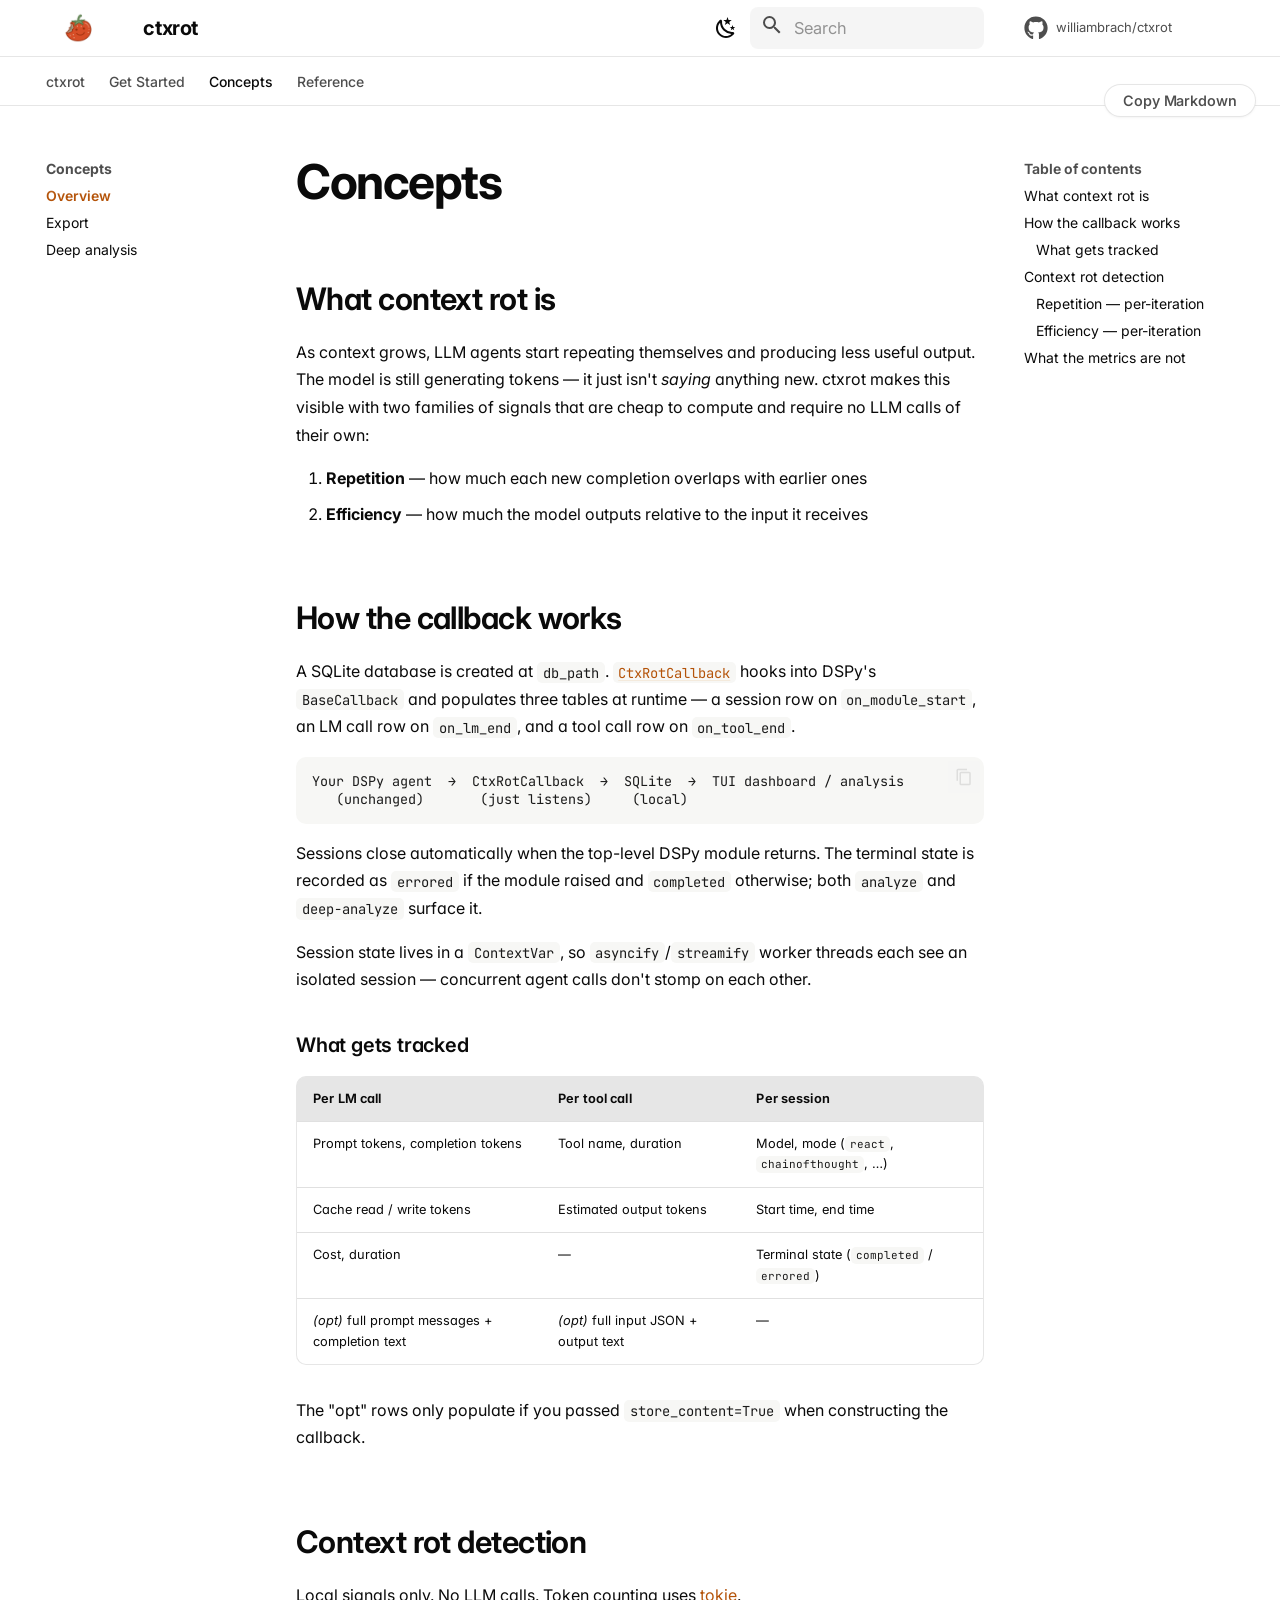
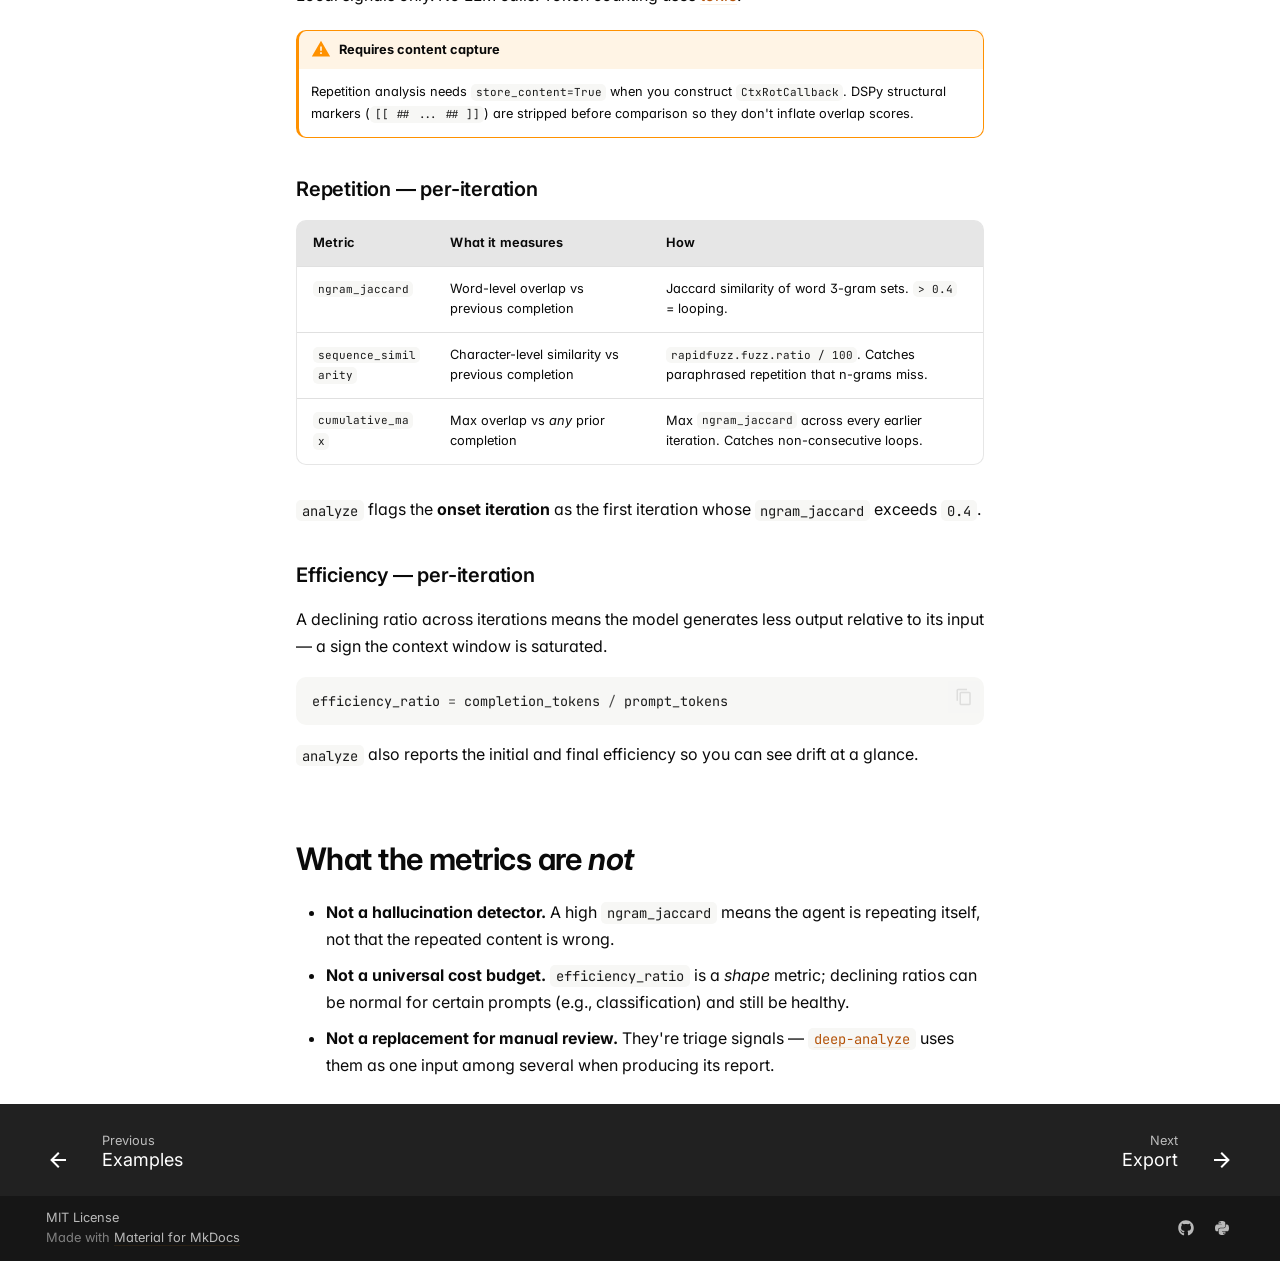
<file: concepts/index.html>
<!doctype html>
<html lang="en" class="no-js">
  <head>
    
      <meta charset="utf-8">
      <meta name="viewport" content="width=device-width,initial-scale=1">
      
        <meta name="description" content="Understand your ReAct agent's context window and fight context rot.">
      
      
        <meta name="author" content="William Brach">
      
      
        <link rel="canonical" href="https://williambrach.github.io/ctxrot/concepts/">
      
      
        <link rel="prev" href="../examples/">
      
      
        <link rel="next" href="../export/">
      
      
        
      
      
      <link rel="icon" href="../assets/favicon.png">
      <meta name="generator" content="mkdocs-1.6.1, mkdocs-material-9.7.6">
    
    
      
        <title>Overview - ctxrot</title>
      
    
    
      <link rel="stylesheet" href="../assets/stylesheets/main.484c7ddc.min.css">
      
        
        <link rel="stylesheet" href="../assets/stylesheets/palette.ab4e12ef.min.css">
      
      


    
    
      
    
    
      
        
        
        <link rel="preconnect" href="https://fonts.gstatic.com" crossorigin>
        <link rel="stylesheet" href="https://fonts.googleapis.com/css?family=Inter:300,300i,400,400i,700,700i%7CJetBrains+Mono:400,400i,700,700i&display=fallback">
        <style>:root{--md-text-font:"Inter";--md-code-font:"JetBrains Mono"}</style>
      
    
    
      <link rel="stylesheet" href="../assets/_mkdocstrings.css">
    
      <link rel="stylesheet" href="../assets/stylesheets/extra.css">
    
    <script>__md_scope=new URL("..",location),__md_hash=e=>[...e].reduce(((e,_)=>(e<<5)-e+_.charCodeAt(0)),0),__md_get=(e,_=localStorage,t=__md_scope)=>JSON.parse(_.getItem(t.pathname+"."+e)),__md_set=(e,_,t=localStorage,a=__md_scope)=>{try{t.setItem(a.pathname+"."+e,JSON.stringify(_))}catch(e){}}</script>
    
      

    
    
  </head>
  
  
    
    
      
    
    
    
    
    <body dir="ltr" data-md-color-scheme="default" data-md-color-primary="custom" data-md-color-accent="custom">
  
    
    <input class="md-toggle" data-md-toggle="drawer" type="checkbox" id="__drawer" autocomplete="off">
    <input class="md-toggle" data-md-toggle="search" type="checkbox" id="__search" autocomplete="off">
    <label class="md-overlay" for="__drawer"></label>
    <div data-md-component="skip">
      
        
        <a href="#concepts" class="md-skip">
          Skip to content
        </a>
      
    </div>
    <div data-md-component="announce">
      
    </div>
    
    
      

<header class="md-header" data-md-component="header">
  <nav class="md-header__inner md-grid" aria-label="Header">
    <a href=".." title="ctxrot" class="md-header__button md-logo" aria-label="ctxrot" data-md-component="logo">
      
  <img src="../assets/logo.png" alt="logo">

    </a>
    <label class="md-header__button md-icon" for="__drawer">
      
      <svg xmlns="http://www.w3.org/2000/svg" viewBox="0 0 24 24"><path d="M3 6h18v2H3zm0 5h18v2H3zm0 5h18v2H3z"/></svg>
    </label>
    <div class="md-header__title" data-md-component="header-title">
      <div class="md-header__ellipsis">
        <div class="md-header__topic">
          <span class="md-ellipsis">
            ctxrot
          </span>
        </div>
        <div class="md-header__topic" data-md-component="header-topic">
          <span class="md-ellipsis">
            
              Overview
            
          </span>
        </div>
      </div>
    </div>
    
      
        <form class="md-header__option" data-md-component="palette">
  
    
    
    
    <input class="md-option" data-md-color-media="(prefers-color-scheme: light)" data-md-color-scheme="default" data-md-color-primary="custom" data-md-color-accent="custom"  aria-label="Switch to dark mode"  type="radio" name="__palette" id="__palette_0">
    
      <label class="md-header__button md-icon" title="Switch to dark mode" for="__palette_1" hidden>
        <svg xmlns="http://www.w3.org/2000/svg" viewBox="0 0 24 24"><path d="m17.75 4.09-2.53 1.94.91 3.06-2.63-1.81-2.63 1.81.91-3.06-2.53-1.94L12.44 4l1.06-3 1.06 3zm3.5 6.91-1.64 1.25.59 1.98-1.7-1.17-1.7 1.17.59-1.98L15.75 11l2.06-.05L18.5 9l.69 1.95zm-2.28 4.95c.83-.08 1.72 1.1 1.19 1.85-.32.45-.66.87-1.08 1.27C15.17 23 8.84 23 4.94 19.07c-3.91-3.9-3.91-10.24 0-14.14.4-.4.82-.76 1.27-1.08.75-.53 1.93.36 1.85 1.19-.27 2.86.69 5.83 2.89 8.02a9.96 9.96 0 0 0 8.02 2.89m-1.64 2.02a12.08 12.08 0 0 1-7.8-3.47c-2.17-2.19-3.33-5-3.49-7.82-2.81 3.14-2.7 7.96.31 10.98 3.02 3.01 7.84 3.12 10.98.31"/></svg>
      </label>
    
  
    
    
    
    <input class="md-option" data-md-color-media="(prefers-color-scheme: dark)" data-md-color-scheme="slate" data-md-color-primary="custom" data-md-color-accent="custom"  aria-label="Switch to light mode"  type="radio" name="__palette" id="__palette_1">
    
      <label class="md-header__button md-icon" title="Switch to light mode" for="__palette_0" hidden>
        <svg xmlns="http://www.w3.org/2000/svg" viewBox="0 0 24 24"><path d="M12 7a5 5 0 0 1 5 5 5 5 0 0 1-5 5 5 5 0 0 1-5-5 5 5 0 0 1 5-5m0 2a3 3 0 0 0-3 3 3 3 0 0 0 3 3 3 3 0 0 0 3-3 3 3 0 0 0-3-3m0-7 2.39 3.42C13.65 5.15 12.84 5 12 5s-1.65.15-2.39.42zM3.34 7l4.16-.35A7.2 7.2 0 0 0 5.94 8.5c-.44.74-.69 1.5-.83 2.29zm.02 10 1.76-3.77a7.131 7.131 0 0 0 2.38 4.14zM20.65 7l-1.77 3.79a7.02 7.02 0 0 0-2.38-4.15zm-.01 10-4.14.36c.59-.51 1.12-1.14 1.54-1.86.42-.73.69-1.5.83-2.29zM12 22l-2.41-3.44c.74.27 1.55.44 2.41.44.82 0 1.63-.17 2.37-.44z"/></svg>
      </label>
    
  
</form>
      
    
    
      <script>var palette=__md_get("__palette");if(palette&&palette.color){if("(prefers-color-scheme)"===palette.color.media){var media=matchMedia("(prefers-color-scheme: light)"),input=document.querySelector(media.matches?"[data-md-color-media='(prefers-color-scheme: light)']":"[data-md-color-media='(prefers-color-scheme: dark)']");palette.color.media=input.getAttribute("data-md-color-media"),palette.color.scheme=input.getAttribute("data-md-color-scheme"),palette.color.primary=input.getAttribute("data-md-color-primary"),palette.color.accent=input.getAttribute("data-md-color-accent")}for(var[key,value]of Object.entries(palette.color))document.body.setAttribute("data-md-color-"+key,value)}</script>
    
    
    
      
      
        <label class="md-header__button md-icon" for="__search">
          
          <svg xmlns="http://www.w3.org/2000/svg" viewBox="0 0 24 24"><path d="M9.5 3A6.5 6.5 0 0 1 16 9.5c0 1.61-.59 3.09-1.56 4.23l.27.27h.79l5 5-1.5 1.5-5-5v-.79l-.27-.27A6.52 6.52 0 0 1 9.5 16 6.5 6.5 0 0 1 3 9.5 6.5 6.5 0 0 1 9.5 3m0 2C7 5 5 7 5 9.5S7 14 9.5 14 14 12 14 9.5 12 5 9.5 5"/></svg>
        </label>
        <div class="md-search" data-md-component="search" role="dialog">
  <label class="md-search__overlay" for="__search"></label>
  <div class="md-search__inner" role="search">
    <form class="md-search__form" name="search">
      <input type="text" class="md-search__input" name="query" aria-label="Search" placeholder="Search" autocapitalize="off" autocorrect="off" autocomplete="off" spellcheck="false" data-md-component="search-query" required>
      <label class="md-search__icon md-icon" for="__search">
        
        <svg xmlns="http://www.w3.org/2000/svg" viewBox="0 0 24 24"><path d="M9.5 3A6.5 6.5 0 0 1 16 9.5c0 1.61-.59 3.09-1.56 4.23l.27.27h.79l5 5-1.5 1.5-5-5v-.79l-.27-.27A6.52 6.52 0 0 1 9.5 16 6.5 6.5 0 0 1 3 9.5 6.5 6.5 0 0 1 9.5 3m0 2C7 5 5 7 5 9.5S7 14 9.5 14 14 12 14 9.5 12 5 9.5 5"/></svg>
        
        <svg xmlns="http://www.w3.org/2000/svg" viewBox="0 0 24 24"><path d="M20 11v2H8l5.5 5.5-1.42 1.42L4.16 12l7.92-7.92L13.5 5.5 8 11z"/></svg>
      </label>
      <nav class="md-search__options" aria-label="Search">
        
        <button type="reset" class="md-search__icon md-icon" title="Clear" aria-label="Clear" tabindex="-1">
          
          <svg xmlns="http://www.w3.org/2000/svg" viewBox="0 0 24 24"><path d="M19 6.41 17.59 5 12 10.59 6.41 5 5 6.41 10.59 12 5 17.59 6.41 19 12 13.41 17.59 19 19 17.59 13.41 12z"/></svg>
        </button>
      </nav>
      
        <div class="md-search__suggest" data-md-component="search-suggest"></div>
      
    </form>
    <div class="md-search__output">
      <div class="md-search__scrollwrap" tabindex="0" data-md-scrollfix>
        <div class="md-search-result" data-md-component="search-result">
          <div class="md-search-result__meta">
            Initializing search
          </div>
          <ol class="md-search-result__list" role="presentation"></ol>
        </div>
      </div>
    </div>
  </div>
</div>
      
    
    
      <div class="md-header__source">
        <a href="https://github.com/williambrach/ctxrot" title="Go to repository" class="md-source" data-md-component="source">
  <div class="md-source__icon md-icon">
    
    <svg xmlns="http://www.w3.org/2000/svg" viewBox="0 0 512 512"><!--! Font Awesome Free 7.1.0 by @fontawesome - https://fontawesome.com License - https://fontawesome.com/license/free (Icons: CC BY 4.0, Fonts: SIL OFL 1.1, Code: MIT License) Copyright 2025 Fonticons, Inc.--><path d="M173.9 397.4c0 2-2.3 3.6-5.2 3.6-3.3.3-5.6-1.3-5.6-3.6 0-2 2.3-3.6 5.2-3.6 3-.3 5.6 1.3 5.6 3.6m-31.1-4.5c-.7 2 1.3 4.3 4.3 4.9 2.6 1 5.6 0 6.2-2s-1.3-4.3-4.3-5.2c-2.6-.7-5.5.3-6.2 2.3m44.2-1.7c-2.9.7-4.9 2.6-4.6 4.9.3 2 2.9 3.3 5.9 2.6 2.9-.7 4.9-2.6 4.6-4.6-.3-1.9-3-3.2-5.9-2.9M252.8 8C114.1 8 8 113.3 8 252c0 110.9 69.8 205.8 169.5 239.2 12.8 2.3 17.3-5.6 17.3-12.1 0-6.2-.3-40.4-.3-61.4 0 0-70 15-84.7-29.8 0 0-11.4-29.1-27.8-36.6 0 0-22.9-15.7 1.6-15.4 0 0 24.9 2 38.6 25.8 21.9 38.6 58.6 27.5 72.9 20.9 2.3-16 8.8-27.1 16-33.7-55.9-6.2-112.3-14.3-112.3-110.5 0-27.5 7.6-41.3 23.6-58.9-2.6-6.5-11.1-33.3 2.6-67.9 20.9-6.5 69 27 69 27 20-5.6 41.5-8.5 62.8-8.5s42.8 2.9 62.8 8.5c0 0 48.1-33.6 69-27 13.7 34.7 5.2 61.4 2.6 67.9 16 17.7 25.8 31.5 25.8 58.9 0 96.5-58.9 104.2-114.8 110.5 9.2 7.9 17 22.9 17 46.4 0 33.7-.3 75.4-.3 83.6 0 6.5 4.6 14.4 17.3 12.1C436.2 457.8 504 362.9 504 252 504 113.3 391.5 8 252.8 8M105.2 352.9c-1.3 1-1 3.3.7 5.2 1.6 1.6 3.9 2.3 5.2 1 1.3-1 1-3.3-.7-5.2-1.6-1.6-3.9-2.3-5.2-1m-10.8-8.1c-.7 1.3.3 2.9 2.3 3.9 1.6 1 3.6.7 4.3-.7.7-1.3-.3-2.9-2.3-3.9-2-.6-3.6-.3-4.3.7m32.4 35.6c-1.6 1.3-1 4.3 1.3 6.2 2.3 2.3 5.2 2.6 6.5 1 1.3-1.3.7-4.3-1.3-6.2-2.2-2.3-5.2-2.6-6.5-1m-11.4-14.7c-1.6 1-1.6 3.6 0 5.9s4.3 3.3 5.6 2.3c1.6-1.3 1.6-3.9 0-6.2-1.4-2.3-4-3.3-5.6-2"/></svg>
  </div>
  <div class="md-source__repository">
    williambrach/ctxrot
  </div>
</a>
      </div>
    
  </nav>
  
</header>
    
    <div class="md-container" data-md-component="container">
      
      
        
          
            
<nav class="md-tabs" aria-label="Tabs" data-md-component="tabs">
  <div class="md-grid">
    <ul class="md-tabs__list">
      
        
  
  
  
  
    <li class="md-tabs__item">
      <a href=".." class="md-tabs__link">
        
  
  
    
  
  ctxrot

      </a>
    </li>
  

      
        
  
  
  
  
    
    
      <li class="md-tabs__item">
        <a href="../quickstart/" class="md-tabs__link">
          
  
  
    
  
  Get Started

        </a>
      </li>
    
  

      
        
  
  
  
    
  
  
    
    
      <li class="md-tabs__item md-tabs__item--active">
        <a href="./" class="md-tabs__link">
          
  
  
    
  
  Concepts

        </a>
      </li>
    
  

      
        
  
  
  
  
    
    
      <li class="md-tabs__item">
        <a href="../cli/" class="md-tabs__link">
          
  
  
    
  
  Reference

        </a>
      </li>
    
  

      
    </ul>
  </div>
</nav>
          
        
      
      <main class="md-main" data-md-component="main">
        <div class="md-main__inner md-grid">
          
            
              
              <div class="md-sidebar md-sidebar--primary" data-md-component="sidebar" data-md-type="navigation" >
                <div class="md-sidebar__scrollwrap">
                  <div class="md-sidebar__inner">
                    


  


<nav class="md-nav md-nav--primary md-nav--lifted" aria-label="Navigation" data-md-level="0">
  <label class="md-nav__title" for="__drawer">
    <a href=".." title="ctxrot" class="md-nav__button md-logo" aria-label="ctxrot" data-md-component="logo">
      
  <img src="../assets/logo.png" alt="logo">

    </a>
    ctxrot
  </label>
  
    <div class="md-nav__source">
      <a href="https://github.com/williambrach/ctxrot" title="Go to repository" class="md-source" data-md-component="source">
  <div class="md-source__icon md-icon">
    
    <svg xmlns="http://www.w3.org/2000/svg" viewBox="0 0 512 512"><!--! Font Awesome Free 7.1.0 by @fontawesome - https://fontawesome.com License - https://fontawesome.com/license/free (Icons: CC BY 4.0, Fonts: SIL OFL 1.1, Code: MIT License) Copyright 2025 Fonticons, Inc.--><path d="M173.9 397.4c0 2-2.3 3.6-5.2 3.6-3.3.3-5.6-1.3-5.6-3.6 0-2 2.3-3.6 5.2-3.6 3-.3 5.6 1.3 5.6 3.6m-31.1-4.5c-.7 2 1.3 4.3 4.3 4.9 2.6 1 5.6 0 6.2-2s-1.3-4.3-4.3-5.2c-2.6-.7-5.5.3-6.2 2.3m44.2-1.7c-2.9.7-4.9 2.6-4.6 4.9.3 2 2.9 3.3 5.9 2.6 2.9-.7 4.9-2.6 4.6-4.6-.3-1.9-3-3.2-5.9-2.9M252.8 8C114.1 8 8 113.3 8 252c0 110.9 69.8 205.8 169.5 239.2 12.8 2.3 17.3-5.6 17.3-12.1 0-6.2-.3-40.4-.3-61.4 0 0-70 15-84.7-29.8 0 0-11.4-29.1-27.8-36.6 0 0-22.9-15.7 1.6-15.4 0 0 24.9 2 38.6 25.8 21.9 38.6 58.6 27.5 72.9 20.9 2.3-16 8.8-27.1 16-33.7-55.9-6.2-112.3-14.3-112.3-110.5 0-27.5 7.6-41.3 23.6-58.9-2.6-6.5-11.1-33.3 2.6-67.9 20.9-6.5 69 27 69 27 20-5.6 41.5-8.5 62.8-8.5s42.8 2.9 62.8 8.5c0 0 48.1-33.6 69-27 13.7 34.7 5.2 61.4 2.6 67.9 16 17.7 25.8 31.5 25.8 58.9 0 96.5-58.9 104.2-114.8 110.5 9.2 7.9 17 22.9 17 46.4 0 33.7-.3 75.4-.3 83.6 0 6.5 4.6 14.4 17.3 12.1C436.2 457.8 504 362.9 504 252 504 113.3 391.5 8 252.8 8M105.2 352.9c-1.3 1-1 3.3.7 5.2 1.6 1.6 3.9 2.3 5.2 1 1.3-1 1-3.3-.7-5.2-1.6-1.6-3.9-2.3-5.2-1m-10.8-8.1c-.7 1.3.3 2.9 2.3 3.9 1.6 1 3.6.7 4.3-.7.7-1.3-.3-2.9-2.3-3.9-2-.6-3.6-.3-4.3.7m32.4 35.6c-1.6 1.3-1 4.3 1.3 6.2 2.3 2.3 5.2 2.6 6.5 1 1.3-1.3.7-4.3-1.3-6.2-2.2-2.3-5.2-2.6-6.5-1m-11.4-14.7c-1.6 1-1.6 3.6 0 5.9s4.3 3.3 5.6 2.3c1.6-1.3 1.6-3.9 0-6.2-1.4-2.3-4-3.3-5.6-2"/></svg>
  </div>
  <div class="md-source__repository">
    williambrach/ctxrot
  </div>
</a>
    </div>
  
  <ul class="md-nav__list" data-md-scrollfix>
    
      
      
  
  
  
  
    <li class="md-nav__item">
      <a href=".." class="md-nav__link">
        
  
  
  <span class="md-ellipsis">
    
  
    ctxrot
  

    
  </span>
  
  

      </a>
    </li>
  

    
      
      
  
  
  
  
    
    
      
        
      
        
      
    
    
    
      
      
        
      
    
    
    <li class="md-nav__item md-nav__item--nested">
      
        
        
        <input class="md-nav__toggle md-toggle " type="checkbox" id="__nav_2" >
        
          
          <label class="md-nav__link" for="__nav_2" id="__nav_2_label" tabindex="0">
            
  
  
  <span class="md-ellipsis">
    
  
    Get Started
  

    
  </span>
  
  

            <span class="md-nav__icon md-icon"></span>
          </label>
        
        <nav class="md-nav" data-md-level="1" aria-labelledby="__nav_2_label" aria-expanded="false">
          <label class="md-nav__title" for="__nav_2">
            <span class="md-nav__icon md-icon"></span>
            
  
    Get Started
  

          </label>
          <ul class="md-nav__list" data-md-scrollfix>
            
              
                
  
  
  
  
    <li class="md-nav__item">
      <a href="../quickstart/" class="md-nav__link">
        
  
  
  <span class="md-ellipsis">
    
  
    Quickstart
  

    
  </span>
  
  

      </a>
    </li>
  

              
            
              
                
  
  
  
  
    <li class="md-nav__item">
      <a href="../examples/" class="md-nav__link">
        
  
  
  <span class="md-ellipsis">
    
  
    Examples
  

    
  </span>
  
  

      </a>
    </li>
  

              
            
          </ul>
        </nav>
      
    </li>
  

    
      
      
  
  
    
  
  
  
    
    
      
        
      
        
      
        
      
    
    
    
      
        
        
      
      
        
      
    
    
    <li class="md-nav__item md-nav__item--active md-nav__item--section md-nav__item--nested">
      
        
        
        <input class="md-nav__toggle md-toggle " type="checkbox" id="__nav_3" checked>
        
          
          <label class="md-nav__link" for="__nav_3" id="__nav_3_label" tabindex="">
            
  
  
  <span class="md-ellipsis">
    
  
    Concepts
  

    
  </span>
  
  

            <span class="md-nav__icon md-icon"></span>
          </label>
        
        <nav class="md-nav" data-md-level="1" aria-labelledby="__nav_3_label" aria-expanded="true">
          <label class="md-nav__title" for="__nav_3">
            <span class="md-nav__icon md-icon"></span>
            
  
    Concepts
  

          </label>
          <ul class="md-nav__list" data-md-scrollfix>
            
              
                
  
  
    
  
  
  
    <li class="md-nav__item md-nav__item--active">
      
      <input class="md-nav__toggle md-toggle" type="checkbox" id="__toc">
      
      
        
      
      
        <label class="md-nav__link md-nav__link--active" for="__toc">
          
  
  
  <span class="md-ellipsis">
    
  
    Overview
  

    
  </span>
  
  

          <span class="md-nav__icon md-icon"></span>
        </label>
      
      <a href="./" class="md-nav__link md-nav__link--active">
        
  
  
  <span class="md-ellipsis">
    
  
    Overview
  

    
  </span>
  
  

      </a>
      
        

<nav class="md-nav md-nav--secondary" aria-label="Table of contents">
  
  
  
    
  
  
    <label class="md-nav__title" for="__toc">
      <span class="md-nav__icon md-icon"></span>
      Table of contents
    </label>
    <ul class="md-nav__list" data-md-component="toc" data-md-scrollfix>
      
        <li class="md-nav__item">
  <a href="#what-context-rot-is" class="md-nav__link">
    <span class="md-ellipsis">
      
        What context rot is
      
    </span>
  </a>
  
</li>
      
        <li class="md-nav__item">
  <a href="#how-the-callback-works" class="md-nav__link">
    <span class="md-ellipsis">
      
        How the callback works
      
    </span>
  </a>
  
    <nav class="md-nav" aria-label="How the callback works">
      <ul class="md-nav__list">
        
          <li class="md-nav__item">
  <a href="#what-gets-tracked" class="md-nav__link">
    <span class="md-ellipsis">
      
        What gets tracked
      
    </span>
  </a>
  
</li>
        
      </ul>
    </nav>
  
</li>
      
        <li class="md-nav__item">
  <a href="#context-rot-detection" class="md-nav__link">
    <span class="md-ellipsis">
      
        Context rot detection
      
    </span>
  </a>
  
    <nav class="md-nav" aria-label="Context rot detection">
      <ul class="md-nav__list">
        
          <li class="md-nav__item">
  <a href="#repetition-per-iteration" class="md-nav__link">
    <span class="md-ellipsis">
      
        Repetition — per-iteration
      
    </span>
  </a>
  
</li>
        
          <li class="md-nav__item">
  <a href="#efficiency-per-iteration" class="md-nav__link">
    <span class="md-ellipsis">
      
        Efficiency — per-iteration
      
    </span>
  </a>
  
</li>
        
      </ul>
    </nav>
  
</li>
      
        <li class="md-nav__item">
  <a href="#what-the-metrics-are-not" class="md-nav__link">
    <span class="md-ellipsis">
      
        What the metrics are not
      
    </span>
  </a>
  
</li>
      
    </ul>
  
</nav>
      
    </li>
  

              
            
              
                
  
  
  
  
    <li class="md-nav__item">
      <a href="../export/" class="md-nav__link">
        
  
  
  <span class="md-ellipsis">
    
  
    Export
  

    
  </span>
  
  

      </a>
    </li>
  

              
            
              
                
  
  
  
  
    <li class="md-nav__item">
      <a href="../deep-analysis/" class="md-nav__link">
        
  
  
  <span class="md-ellipsis">
    
  
    Deep analysis
  

    
  </span>
  
  

      </a>
    </li>
  

              
            
          </ul>
        </nav>
      
    </li>
  

    
      
      
  
  
  
  
    
    
      
        
      
        
      
    
    
    
      
      
        
      
    
    
    <li class="md-nav__item md-nav__item--nested">
      
        
        
        <input class="md-nav__toggle md-toggle " type="checkbox" id="__nav_4" >
        
          
          <label class="md-nav__link" for="__nav_4" id="__nav_4_label" tabindex="0">
            
  
  
  <span class="md-ellipsis">
    
  
    Reference
  

    
  </span>
  
  

            <span class="md-nav__icon md-icon"></span>
          </label>
        
        <nav class="md-nav" data-md-level="1" aria-labelledby="__nav_4_label" aria-expanded="false">
          <label class="md-nav__title" for="__nav_4">
            <span class="md-nav__icon md-icon"></span>
            
  
    Reference
  

          </label>
          <ul class="md-nav__list" data-md-scrollfix>
            
              
                
  
  
  
  
    <li class="md-nav__item">
      <a href="../cli/" class="md-nav__link">
        
  
  
  <span class="md-ellipsis">
    
  
    CLI
  

    
  </span>
  
  

      </a>
    </li>
  

              
            
              
                
  
  
  
  
    <li class="md-nav__item">
      <a href="../api/" class="md-nav__link">
        
  
  
  <span class="md-ellipsis">
    
  
    Python API
  

    
  </span>
  
  

      </a>
    </li>
  

              
            
          </ul>
        </nav>
      
    </li>
  

    
  </ul>
</nav>
                  </div>
                </div>
              </div>
            
            
              
              <div class="md-sidebar md-sidebar--secondary" data-md-component="sidebar" data-md-type="toc" >
                <div class="md-sidebar__scrollwrap">
                  <div class="md-sidebar__inner">
                    

<nav class="md-nav md-nav--secondary" aria-label="Table of contents">
  
  
  
    
  
  
    <label class="md-nav__title" for="__toc">
      <span class="md-nav__icon md-icon"></span>
      Table of contents
    </label>
    <ul class="md-nav__list" data-md-component="toc" data-md-scrollfix>
      
        <li class="md-nav__item">
  <a href="#what-context-rot-is" class="md-nav__link">
    <span class="md-ellipsis">
      
        What context rot is
      
    </span>
  </a>
  
</li>
      
        <li class="md-nav__item">
  <a href="#how-the-callback-works" class="md-nav__link">
    <span class="md-ellipsis">
      
        How the callback works
      
    </span>
  </a>
  
    <nav class="md-nav" aria-label="How the callback works">
      <ul class="md-nav__list">
        
          <li class="md-nav__item">
  <a href="#what-gets-tracked" class="md-nav__link">
    <span class="md-ellipsis">
      
        What gets tracked
      
    </span>
  </a>
  
</li>
        
      </ul>
    </nav>
  
</li>
      
        <li class="md-nav__item">
  <a href="#context-rot-detection" class="md-nav__link">
    <span class="md-ellipsis">
      
        Context rot detection
      
    </span>
  </a>
  
    <nav class="md-nav" aria-label="Context rot detection">
      <ul class="md-nav__list">
        
          <li class="md-nav__item">
  <a href="#repetition-per-iteration" class="md-nav__link">
    <span class="md-ellipsis">
      
        Repetition — per-iteration
      
    </span>
  </a>
  
</li>
        
          <li class="md-nav__item">
  <a href="#efficiency-per-iteration" class="md-nav__link">
    <span class="md-ellipsis">
      
        Efficiency — per-iteration
      
    </span>
  </a>
  
</li>
        
      </ul>
    </nav>
  
</li>
      
        <li class="md-nav__item">
  <a href="#what-the-metrics-are-not" class="md-nav__link">
    <span class="md-ellipsis">
      
        What the metrics are not
      
    </span>
  </a>
  
</li>
      
    </ul>
  
</nav>
                  </div>
                </div>
              </div>
            
          
          
            <div class="md-content" data-md-component="content">
              
              <article class="md-content__inner md-typeset">
                
                  


  
  


<h1 id="concepts">Concepts<a class="headerlink" href="#concepts" title="Permanent link">&para;</a></h1>
<h2 id="what-context-rot-is">What context rot is<a class="headerlink" href="#what-context-rot-is" title="Permanent link">&para;</a></h2>
<p>As context grows, LLM agents start repeating themselves and producing less useful output. The model is still generating tokens — it just isn't <em>saying</em> anything new. ctxrot makes this visible with two families of signals that are cheap to compute and require no LLM calls of their own:</p>
<ol>
<li><strong>Repetition</strong> — how much each new completion overlaps with earlier ones</li>
<li><strong>Efficiency</strong> — how much the model outputs relative to the input it receives</li>
</ol>
<h2 id="how-the-callback-works">How the callback works<a class="headerlink" href="#how-the-callback-works" title="Permanent link">&para;</a></h2>
<p>A SQLite database is created at <code>db_path</code>. <a href="../api/#ctxrotcallback"><code>CtxRotCallback</code></a> hooks into DSPy's <code>BaseCallback</code> and populates three tables at runtime — a session row on <code>on_module_start</code>, an LM call row on <code>on_lm_end</code>, and a tool call row on <code>on_tool_end</code>.</p>
<div class="language-text highlight"><pre><span></span><code><span id="__span-0-1"><a id="__codelineno-0-1" name="__codelineno-0-1" href="#__codelineno-0-1"></a>Your DSPy agent  →  CtxRotCallback  →  SQLite  →  TUI dashboard / analysis
</span><span id="__span-0-2"><a id="__codelineno-0-2" name="__codelineno-0-2" href="#__codelineno-0-2"></a>   (unchanged)       (just listens)     (local)
</span></code></pre></div>
<p>Sessions close automatically when the top-level DSPy module returns. The terminal state is recorded as <code>errored</code> if the module raised and <code>completed</code> otherwise; both <code>analyze</code> and <code>deep-analyze</code> surface it.</p>
<p>Session state lives in a <code>ContextVar</code>, so <code>asyncify</code>/<code>streamify</code> worker threads each see an isolated session — concurrent agent calls don't stomp on each other.</p>
<h3 id="what-gets-tracked">What gets tracked<a class="headerlink" href="#what-gets-tracked" title="Permanent link">&para;</a></h3>
<table>
<thead>
<tr>
<th>Per LM call</th>
<th>Per tool call</th>
<th>Per session</th>
</tr>
</thead>
<tbody>
<tr>
<td>Prompt tokens, completion tokens</td>
<td>Tool name, duration</td>
<td>Model, mode (<code>react</code>, <code>chainofthought</code>, …)</td>
</tr>
<tr>
<td>Cache read / write tokens</td>
<td>Estimated output tokens</td>
<td>Start time, end time</td>
</tr>
<tr>
<td>Cost, duration</td>
<td>—</td>
<td>Terminal state (<code>completed</code> / <code>errored</code>)</td>
</tr>
<tr>
<td><em>(opt)</em> full prompt messages + completion text</td>
<td><em>(opt)</em> full input JSON + output text</td>
<td>—</td>
</tr>
</tbody>
</table>
<p>The "opt" rows only populate if you passed <code>store_content=True</code> when constructing the callback.</p>
<h2 id="context-rot-detection">Context rot detection<a class="headerlink" href="#context-rot-detection" title="Permanent link">&para;</a></h2>
<p>Local signals only. No LLM calls. Token counting uses <a href="https://github.com/chonkie-inc/tokie">tokie</a>.</p>
<div class="admonition warning">
<p class="admonition-title">Requires content capture</p>
<p>Repetition analysis needs <code>store_content=True</code> when you construct <code>CtxRotCallback</code>. DSPy structural markers (<code>[[ ## ... ## ]]</code>) are stripped before comparison so they don't inflate overlap scores.</p>
</div>
<h3 id="repetition-per-iteration">Repetition — per-iteration<a class="headerlink" href="#repetition-per-iteration" title="Permanent link">&para;</a></h3>
<table>
<thead>
<tr>
<th>Metric</th>
<th>What it measures</th>
<th>How</th>
</tr>
</thead>
<tbody>
<tr>
<td><code>ngram_jaccard</code></td>
<td>Word-level overlap vs previous completion</td>
<td>Jaccard similarity of word 3-gram sets. <code>&gt; 0.4</code> = looping.</td>
</tr>
<tr>
<td><code>sequence_similarity</code></td>
<td>Character-level similarity vs previous completion</td>
<td><code>rapidfuzz.fuzz.ratio / 100</code>. Catches paraphrased repetition that n-grams miss.</td>
</tr>
<tr>
<td><code>cumulative_max</code></td>
<td>Max overlap vs <em>any</em> prior completion</td>
<td>Max <code>ngram_jaccard</code> across every earlier iteration. Catches non-consecutive loops.</td>
</tr>
</tbody>
</table>
<p><code>analyze</code> flags the <strong>onset iteration</strong> as the first iteration whose <code>ngram_jaccard</code> exceeds <code>0.4</code>.</p>
<h3 id="efficiency-per-iteration">Efficiency — per-iteration<a class="headerlink" href="#efficiency-per-iteration" title="Permanent link">&para;</a></h3>
<p>A declining ratio across iterations means the model generates less output relative to its input — a sign the context window is saturated.</p>
<div class="language-python highlight"><pre><span></span><code><span id="__span-1-1"><a id="__codelineno-1-1" name="__codelineno-1-1" href="#__codelineno-1-1"></a><span class="n">efficiency_ratio</span> <span class="o">=</span> <span class="n">completion_tokens</span> <span class="o">/</span> <span class="n">prompt_tokens</span>
</span></code></pre></div>
<p><code>analyze</code> also reports the initial and final efficiency so you can see drift at a glance.</p>
<h2 id="what-the-metrics-are-not">What the metrics are <em>not</em><a class="headerlink" href="#what-the-metrics-are-not" title="Permanent link">&para;</a></h2>
<ul>
<li><strong>Not a hallucination detector.</strong> A high <code>ngram_jaccard</code> means the agent is repeating itself, not that the repeated content is wrong.</li>
<li><strong>Not a universal cost budget.</strong> <code>efficiency_ratio</code> is a <em>shape</em> metric; declining ratios can be normal for certain prompts (e.g., classification) and still be healthy.</li>
<li><strong>Not a replacement for manual review.</strong> They're triage signals — <a href="../deep-analysis/"><code>deep-analyze</code></a> uses them as one input among several when producing its report.</li>
</ul>
        <div id="llms-copy-button" style="position: fixed; z-index: 1100; top: 80px; right: 20px;">
            <button onclick="copyMarkdownToClipboard()" style="cursor: pointer; background: #007acc; color: white; border: none; padding: 8px 16px; border-radius: 4px; font-size: 14px; box-shadow: 0 2px 4px rgba(0,0,0,0.2);">Copy Markdown</button>
        </div>
        <script>
        async function copyMarkdownToClipboard() {
            try {
                const currentPath = window.location.pathname;
                const mdPath = currentPath.endsWith('/') ? currentPath + 'index.md' : currentPath.replace(/\.html$/, '.md');

                const response = await fetch(mdPath);
                if (response.ok) {
                    const markdown = await response.text();
                    await navigator.clipboard.writeText(markdown);
                    // Show feedback
                    const button = document.querySelector('#llms-copy-button button');
                    const originalText = button.textContent;
                    button.textContent = 'Copied!';
                    button.style.background = '#28a745';
                    setTimeout(() => {
                        button.textContent = originalText;
                        button.style.background = '#007acc';
                    }, 2000);
                } else {
                    throw new Error('Markdown file not found');
                }
            } catch (err) {
                console.error('Failed to copy markdown:', err);
                alert('Failed to copy markdown content');
            }
        }
        </script>
        












                
              </article>
            </div>
          
          
  <script>var tabs=__md_get("__tabs");if(Array.isArray(tabs))e:for(var set of document.querySelectorAll(".tabbed-set")){var labels=set.querySelector(".tabbed-labels");for(var tab of tabs)for(var label of labels.getElementsByTagName("label"))if(label.innerText.trim()===tab){var input=document.getElementById(label.htmlFor);input.checked=!0;continue e}}</script>

<script>var target=document.getElementById(location.hash.slice(1));target&&target.name&&(target.checked=target.name.startsWith("__tabbed_"))</script>
        </div>
        
          <button type="button" class="md-top md-icon" data-md-component="top" hidden>
  
  <svg xmlns="http://www.w3.org/2000/svg" viewBox="0 0 24 24"><path d="M13 20h-2V8l-5.5 5.5-1.42-1.42L12 4.16l7.92 7.92-1.42 1.42L13 8z"/></svg>
  Back to top
</button>
        
      </main>
      
        <footer class="md-footer">
  
    
      
      <nav class="md-footer__inner md-grid" aria-label="Footer" >
        
          
          <a href="../examples/" class="md-footer__link md-footer__link--prev" aria-label="Previous: Examples">
            <div class="md-footer__button md-icon">
              
              <svg xmlns="http://www.w3.org/2000/svg" viewBox="0 0 24 24"><path d="M20 11v2H8l5.5 5.5-1.42 1.42L4.16 12l7.92-7.92L13.5 5.5 8 11z"/></svg>
            </div>
            <div class="md-footer__title">
              <span class="md-footer__direction">
                Previous
              </span>
              <div class="md-ellipsis">
                Examples
              </div>
            </div>
          </a>
        
        
          
          <a href="../export/" class="md-footer__link md-footer__link--next" aria-label="Next: Export">
            <div class="md-footer__title">
              <span class="md-footer__direction">
                Next
              </span>
              <div class="md-ellipsis">
                Export
              </div>
            </div>
            <div class="md-footer__button md-icon">
              
              <svg xmlns="http://www.w3.org/2000/svg" viewBox="0 0 24 24"><path d="M4 11v2h12l-5.5 5.5 1.42 1.42L19.84 12l-7.92-7.92L10.5 5.5 16 11z"/></svg>
            </div>
          </a>
        
      </nav>
    
  
  <div class="md-footer-meta md-typeset">
    <div class="md-footer-meta__inner md-grid">
      <div class="md-copyright">
  
    <div class="md-copyright__highlight">
      MIT License
    </div>
  
  
    Made with
    <a href="https://squidfunk.github.io/mkdocs-material/" target="_blank" rel="noopener">
      Material for MkDocs
    </a>
  
</div>
      
        
<div class="md-social">
  
    
    
    
    
      
      
    
    <a href="https://github.com/williambrach/ctxrot" target="_blank" rel="noopener" title="github.com" class="md-social__link">
      <svg xmlns="http://www.w3.org/2000/svg" viewBox="0 0 512 512"><!--! Font Awesome Free 7.1.0 by @fontawesome - https://fontawesome.com License - https://fontawesome.com/license/free (Icons: CC BY 4.0, Fonts: SIL OFL 1.1, Code: MIT License) Copyright 2025 Fonticons, Inc.--><path d="M173.9 397.4c0 2-2.3 3.6-5.2 3.6-3.3.3-5.6-1.3-5.6-3.6 0-2 2.3-3.6 5.2-3.6 3-.3 5.6 1.3 5.6 3.6m-31.1-4.5c-.7 2 1.3 4.3 4.3 4.9 2.6 1 5.6 0 6.2-2s-1.3-4.3-4.3-5.2c-2.6-.7-5.5.3-6.2 2.3m44.2-1.7c-2.9.7-4.9 2.6-4.6 4.9.3 2 2.9 3.3 5.9 2.6 2.9-.7 4.9-2.6 4.6-4.6-.3-1.9-3-3.2-5.9-2.9M252.8 8C114.1 8 8 113.3 8 252c0 110.9 69.8 205.8 169.5 239.2 12.8 2.3 17.3-5.6 17.3-12.1 0-6.2-.3-40.4-.3-61.4 0 0-70 15-84.7-29.8 0 0-11.4-29.1-27.8-36.6 0 0-22.9-15.7 1.6-15.4 0 0 24.9 2 38.6 25.8 21.9 38.6 58.6 27.5 72.9 20.9 2.3-16 8.8-27.1 16-33.7-55.9-6.2-112.3-14.3-112.3-110.5 0-27.5 7.6-41.3 23.6-58.9-2.6-6.5-11.1-33.3 2.6-67.9 20.9-6.5 69 27 69 27 20-5.6 41.5-8.5 62.8-8.5s42.8 2.9 62.8 8.5c0 0 48.1-33.6 69-27 13.7 34.7 5.2 61.4 2.6 67.9 16 17.7 25.8 31.5 25.8 58.9 0 96.5-58.9 104.2-114.8 110.5 9.2 7.9 17 22.9 17 46.4 0 33.7-.3 75.4-.3 83.6 0 6.5 4.6 14.4 17.3 12.1C436.2 457.8 504 362.9 504 252 504 113.3 391.5 8 252.8 8M105.2 352.9c-1.3 1-1 3.3.7 5.2 1.6 1.6 3.9 2.3 5.2 1 1.3-1 1-3.3-.7-5.2-1.6-1.6-3.9-2.3-5.2-1m-10.8-8.1c-.7 1.3.3 2.9 2.3 3.9 1.6 1 3.6.7 4.3-.7.7-1.3-.3-2.9-2.3-3.9-2-.6-3.6-.3-4.3.7m32.4 35.6c-1.6 1.3-1 4.3 1.3 6.2 2.3 2.3 5.2 2.6 6.5 1 1.3-1.3.7-4.3-1.3-6.2-2.2-2.3-5.2-2.6-6.5-1m-11.4-14.7c-1.6 1-1.6 3.6 0 5.9s4.3 3.3 5.6 2.3c1.6-1.3 1.6-3.9 0-6.2-1.4-2.3-4-3.3-5.6-2"/></svg>
    </a>
  
    
    
    
    
      
      
    
    <a href="https://pypi.org/project/ctxrot/" target="_blank" rel="noopener" title="pypi.org" class="md-social__link">
      <svg xmlns="http://www.w3.org/2000/svg" viewBox="0 0 448 512"><!--! Font Awesome Free 7.1.0 by @fontawesome - https://fontawesome.com License - https://fontawesome.com/license/free (Icons: CC BY 4.0, Fonts: SIL OFL 1.1, Code: MIT License) Copyright 2025 Fonticons, Inc.--><path d="M439.8 200.5c-7.7-30.9-22.3-54.2-53.4-54.2h-40.1v47.4c0 36.8-31.2 67.8-66.8 67.8H172.7c-29.2 0-53.4 25-53.4 54.3v101.8c0 29 25.2 46 53.4 54.3 33.8 9.9 66.3 11.7 106.8 0 26.9-7.8 53.4-23.5 53.4-54.3v-40.7H226.2v-13.6h160.2c31.1 0 42.6-21.7 53.4-54.2 11.2-33.5 10.7-65.7 0-108.6M286.2 444.7a20.4 20.4 0 1 1 0-40.7 20.4 20.4 0 1 1 0 40.7M167.8 248.1h106.8c29.7 0 53.4-24.5 53.4-54.3V91.9c0-29-24.4-50.7-53.4-55.6-35.8-5.9-74.7-5.6-106.8.1-45.2 8-53.4 24.7-53.4 55.6v40.7h106.9v13.6h-147c-31.1 0-58.3 18.7-66.8 54.2-9.8 40.7-10.2 66.1 0 108.6 7.6 31.6 25.7 54.2 56.8 54.2H101v-48.8c0-35.3 30.5-66.4 66.8-66.4m-6.6-183.4a20.4 20.4 0 1 1 0 40.8 20.4 20.4 0 1 1 0-40.8"/></svg>
    </a>
  
</div>
      
    </div>
  </div>
</footer>
      
    </div>
    <div class="md-dialog" data-md-component="dialog">
      <div class="md-dialog__inner md-typeset"></div>
    </div>
    
    
    
      
      
      <script id="__config" type="application/json">{"annotate": null, "base": "..", "features": ["navigation.tabs", "navigation.sections", "navigation.top", "navigation.footer", "navigation.indexes", "content.code.copy", "content.code.annotate", "content.tabs.link", "search.suggest", "search.highlight", "toc.follow"], "search": "../assets/javascripts/workers/search.2c215733.min.js", "tags": null, "translations": {"clipboard.copied": "Copied to clipboard", "clipboard.copy": "Copy to clipboard", "search.result.more.one": "1 more on this page", "search.result.more.other": "# more on this page", "search.result.none": "No matching documents", "search.result.one": "1 matching document", "search.result.other": "# matching documents", "search.result.placeholder": "Type to start searching", "search.result.term.missing": "Missing", "select.version": "Select version"}, "version": null}</script>
    
    
      <script src="../assets/javascripts/bundle.79ae519e.min.js"></script>
      
    
  </body>
</html>
</file>
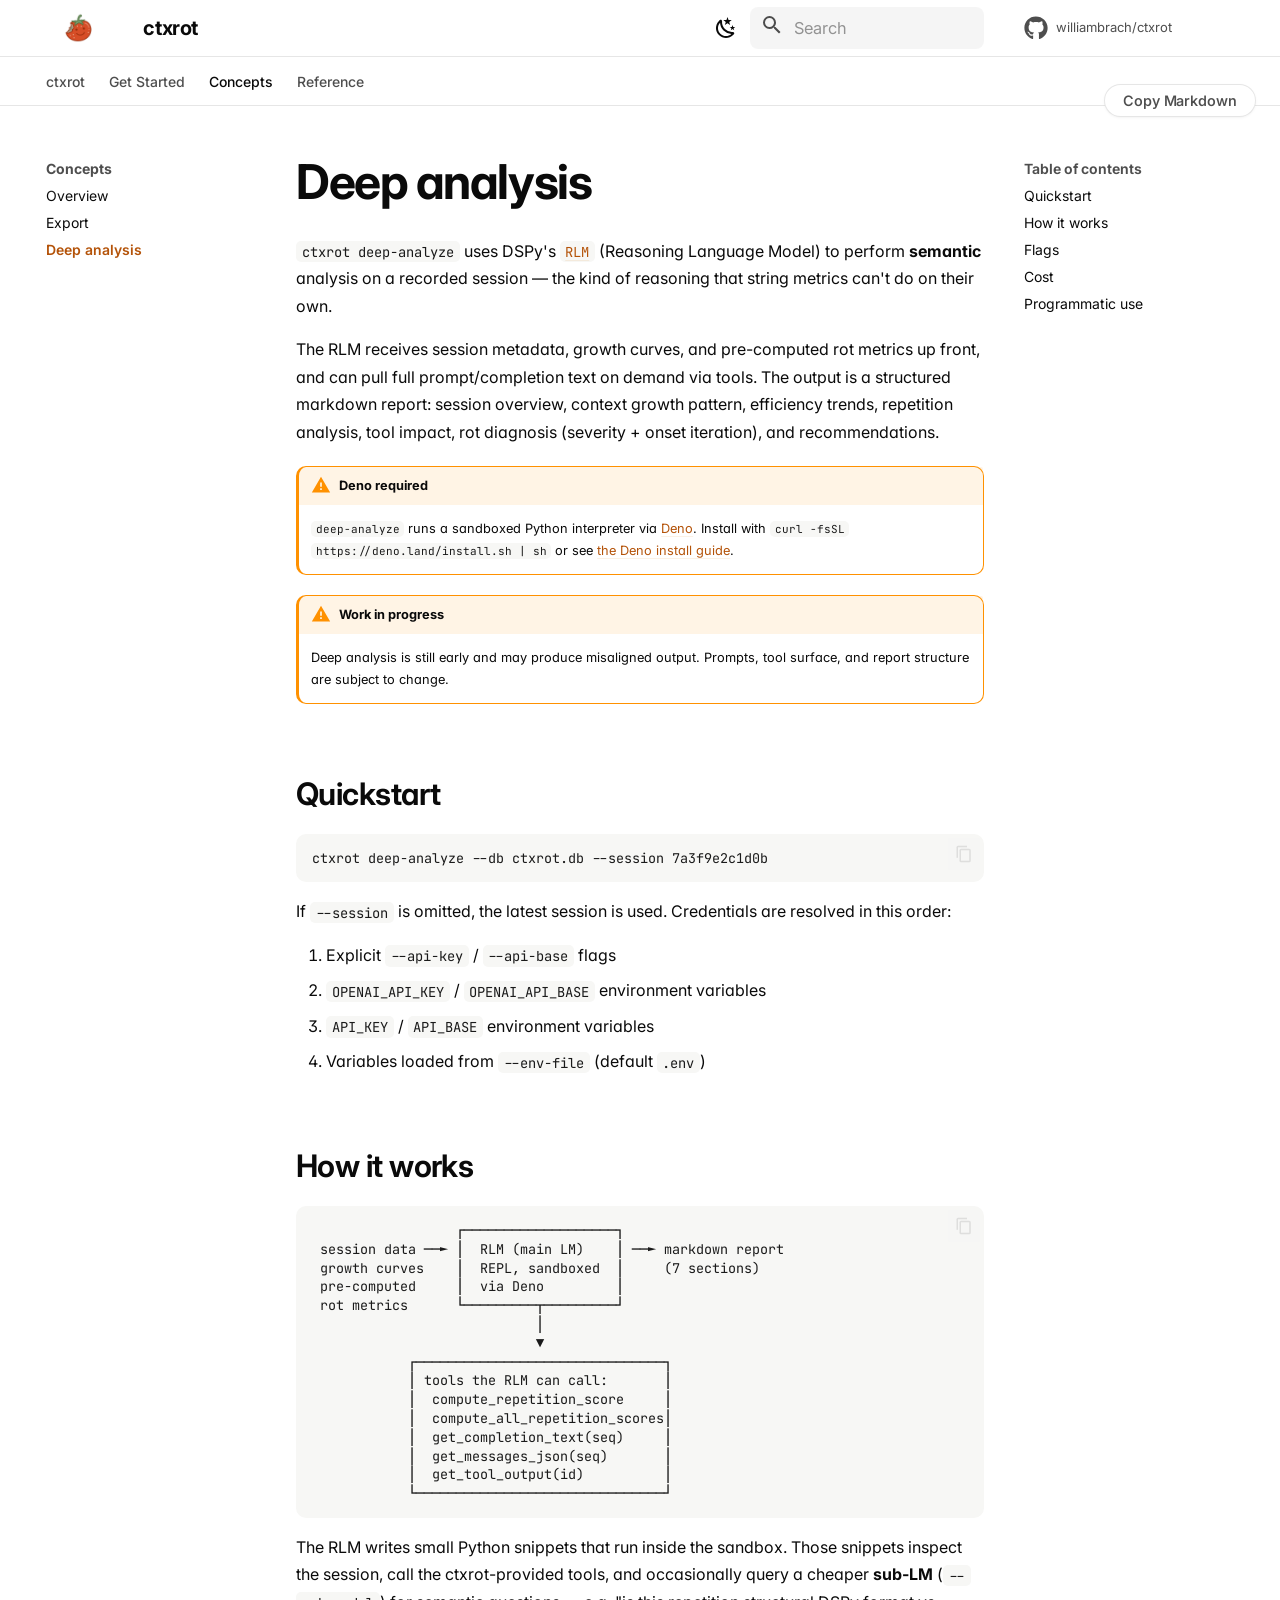
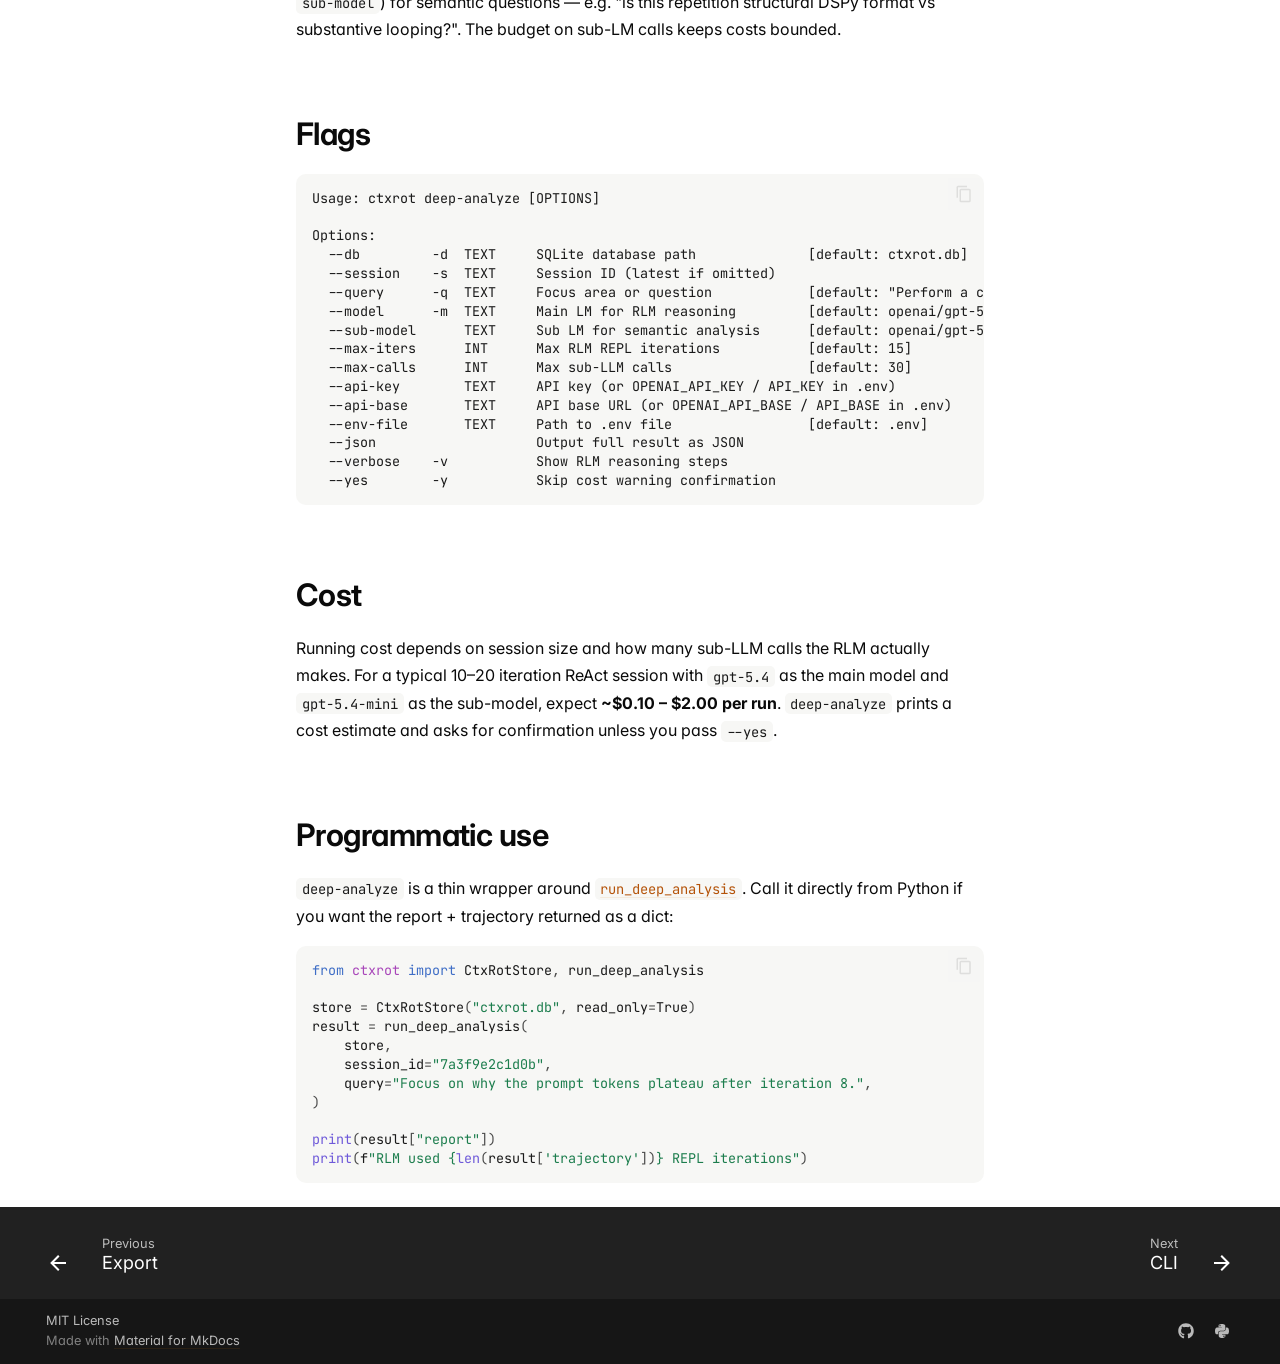
<file: deep-analysis/index.html>
<!doctype html>
<html lang="en" class="no-js">
  <head>
    
      <meta charset="utf-8">
      <meta name="viewport" content="width=device-width,initial-scale=1">
      
        <meta name="description" content="Understand your ReAct agent's context window and fight context rot.">
      
      
        <meta name="author" content="William Brach">
      
      
        <link rel="canonical" href="https://williambrach.github.io/ctxrot/deep-analysis/">
      
      
        <link rel="prev" href="../export/">
      
      
        <link rel="next" href="../cli/">
      
      
        
      
      
      <link rel="icon" href="../assets/favicon.png">
      <meta name="generator" content="mkdocs-1.6.1, mkdocs-material-9.7.6">
    
    
      
        <title>Deep analysis - ctxrot</title>
      
    
    
      <link rel="stylesheet" href="../assets/stylesheets/main.484c7ddc.min.css">
      
        
        <link rel="stylesheet" href="../assets/stylesheets/palette.ab4e12ef.min.css">
      
      


    
    
      
    
    
      
        
        
        <link rel="preconnect" href="https://fonts.gstatic.com" crossorigin>
        <link rel="stylesheet" href="https://fonts.googleapis.com/css?family=Inter:300,300i,400,400i,700,700i%7CJetBrains+Mono:400,400i,700,700i&display=fallback">
        <style>:root{--md-text-font:"Inter";--md-code-font:"JetBrains Mono"}</style>
      
    
    
      <link rel="stylesheet" href="../assets/_mkdocstrings.css">
    
      <link rel="stylesheet" href="../assets/stylesheets/extra.css">
    
    <script>__md_scope=new URL("..",location),__md_hash=e=>[...e].reduce(((e,_)=>(e<<5)-e+_.charCodeAt(0)),0),__md_get=(e,_=localStorage,t=__md_scope)=>JSON.parse(_.getItem(t.pathname+"."+e)),__md_set=(e,_,t=localStorage,a=__md_scope)=>{try{t.setItem(a.pathname+"."+e,JSON.stringify(_))}catch(e){}}</script>
    
      

    
    
  </head>
  
  
    
    
      
    
    
    
    
    <body dir="ltr" data-md-color-scheme="default" data-md-color-primary="custom" data-md-color-accent="custom">
  
    
    <input class="md-toggle" data-md-toggle="drawer" type="checkbox" id="__drawer" autocomplete="off">
    <input class="md-toggle" data-md-toggle="search" type="checkbox" id="__search" autocomplete="off">
    <label class="md-overlay" for="__drawer"></label>
    <div data-md-component="skip">
      
        
        <a href="#deep-analysis" class="md-skip">
          Skip to content
        </a>
      
    </div>
    <div data-md-component="announce">
      
    </div>
    
    
      

<header class="md-header" data-md-component="header">
  <nav class="md-header__inner md-grid" aria-label="Header">
    <a href=".." title="ctxrot" class="md-header__button md-logo" aria-label="ctxrot" data-md-component="logo">
      
  <img src="../assets/logo.png" alt="logo">

    </a>
    <label class="md-header__button md-icon" for="__drawer">
      
      <svg xmlns="http://www.w3.org/2000/svg" viewBox="0 0 24 24"><path d="M3 6h18v2H3zm0 5h18v2H3zm0 5h18v2H3z"/></svg>
    </label>
    <div class="md-header__title" data-md-component="header-title">
      <div class="md-header__ellipsis">
        <div class="md-header__topic">
          <span class="md-ellipsis">
            ctxrot
          </span>
        </div>
        <div class="md-header__topic" data-md-component="header-topic">
          <span class="md-ellipsis">
            
              Deep analysis
            
          </span>
        </div>
      </div>
    </div>
    
      
        <form class="md-header__option" data-md-component="palette">
  
    
    
    
    <input class="md-option" data-md-color-media="(prefers-color-scheme: light)" data-md-color-scheme="default" data-md-color-primary="custom" data-md-color-accent="custom"  aria-label="Switch to dark mode"  type="radio" name="__palette" id="__palette_0">
    
      <label class="md-header__button md-icon" title="Switch to dark mode" for="__palette_1" hidden>
        <svg xmlns="http://www.w3.org/2000/svg" viewBox="0 0 24 24"><path d="m17.75 4.09-2.53 1.94.91 3.06-2.63-1.81-2.63 1.81.91-3.06-2.53-1.94L12.44 4l1.06-3 1.06 3zm3.5 6.91-1.64 1.25.59 1.98-1.7-1.17-1.7 1.17.59-1.98L15.75 11l2.06-.05L18.5 9l.69 1.95zm-2.28 4.95c.83-.08 1.72 1.1 1.19 1.85-.32.45-.66.87-1.08 1.27C15.17 23 8.84 23 4.94 19.07c-3.91-3.9-3.91-10.24 0-14.14.4-.4.82-.76 1.27-1.08.75-.53 1.93.36 1.85 1.19-.27 2.86.69 5.83 2.89 8.02a9.96 9.96 0 0 0 8.02 2.89m-1.64 2.02a12.08 12.08 0 0 1-7.8-3.47c-2.17-2.19-3.33-5-3.49-7.82-2.81 3.14-2.7 7.96.31 10.98 3.02 3.01 7.84 3.12 10.98.31"/></svg>
      </label>
    
  
    
    
    
    <input class="md-option" data-md-color-media="(prefers-color-scheme: dark)" data-md-color-scheme="slate" data-md-color-primary="custom" data-md-color-accent="custom"  aria-label="Switch to light mode"  type="radio" name="__palette" id="__palette_1">
    
      <label class="md-header__button md-icon" title="Switch to light mode" for="__palette_0" hidden>
        <svg xmlns="http://www.w3.org/2000/svg" viewBox="0 0 24 24"><path d="M12 7a5 5 0 0 1 5 5 5 5 0 0 1-5 5 5 5 0 0 1-5-5 5 5 0 0 1 5-5m0 2a3 3 0 0 0-3 3 3 3 0 0 0 3 3 3 3 0 0 0 3-3 3 3 0 0 0-3-3m0-7 2.39 3.42C13.65 5.15 12.84 5 12 5s-1.65.15-2.39.42zM3.34 7l4.16-.35A7.2 7.2 0 0 0 5.94 8.5c-.44.74-.69 1.5-.83 2.29zm.02 10 1.76-3.77a7.131 7.131 0 0 0 2.38 4.14zM20.65 7l-1.77 3.79a7.02 7.02 0 0 0-2.38-4.15zm-.01 10-4.14.36c.59-.51 1.12-1.14 1.54-1.86.42-.73.69-1.5.83-2.29zM12 22l-2.41-3.44c.74.27 1.55.44 2.41.44.82 0 1.63-.17 2.37-.44z"/></svg>
      </label>
    
  
</form>
      
    
    
      <script>var palette=__md_get("__palette");if(palette&&palette.color){if("(prefers-color-scheme)"===palette.color.media){var media=matchMedia("(prefers-color-scheme: light)"),input=document.querySelector(media.matches?"[data-md-color-media='(prefers-color-scheme: light)']":"[data-md-color-media='(prefers-color-scheme: dark)']");palette.color.media=input.getAttribute("data-md-color-media"),palette.color.scheme=input.getAttribute("data-md-color-scheme"),palette.color.primary=input.getAttribute("data-md-color-primary"),palette.color.accent=input.getAttribute("data-md-color-accent")}for(var[key,value]of Object.entries(palette.color))document.body.setAttribute("data-md-color-"+key,value)}</script>
    
    
    
      
      
        <label class="md-header__button md-icon" for="__search">
          
          <svg xmlns="http://www.w3.org/2000/svg" viewBox="0 0 24 24"><path d="M9.5 3A6.5 6.5 0 0 1 16 9.5c0 1.61-.59 3.09-1.56 4.23l.27.27h.79l5 5-1.5 1.5-5-5v-.79l-.27-.27A6.52 6.52 0 0 1 9.5 16 6.5 6.5 0 0 1 3 9.5 6.5 6.5 0 0 1 9.5 3m0 2C7 5 5 7 5 9.5S7 14 9.5 14 14 12 14 9.5 12 5 9.5 5"/></svg>
        </label>
        <div class="md-search" data-md-component="search" role="dialog">
  <label class="md-search__overlay" for="__search"></label>
  <div class="md-search__inner" role="search">
    <form class="md-search__form" name="search">
      <input type="text" class="md-search__input" name="query" aria-label="Search" placeholder="Search" autocapitalize="off" autocorrect="off" autocomplete="off" spellcheck="false" data-md-component="search-query" required>
      <label class="md-search__icon md-icon" for="__search">
        
        <svg xmlns="http://www.w3.org/2000/svg" viewBox="0 0 24 24"><path d="M9.5 3A6.5 6.5 0 0 1 16 9.5c0 1.61-.59 3.09-1.56 4.23l.27.27h.79l5 5-1.5 1.5-5-5v-.79l-.27-.27A6.52 6.52 0 0 1 9.5 16 6.5 6.5 0 0 1 3 9.5 6.5 6.5 0 0 1 9.5 3m0 2C7 5 5 7 5 9.5S7 14 9.5 14 14 12 14 9.5 12 5 9.5 5"/></svg>
        
        <svg xmlns="http://www.w3.org/2000/svg" viewBox="0 0 24 24"><path d="M20 11v2H8l5.5 5.5-1.42 1.42L4.16 12l7.92-7.92L13.5 5.5 8 11z"/></svg>
      </label>
      <nav class="md-search__options" aria-label="Search">
        
        <button type="reset" class="md-search__icon md-icon" title="Clear" aria-label="Clear" tabindex="-1">
          
          <svg xmlns="http://www.w3.org/2000/svg" viewBox="0 0 24 24"><path d="M19 6.41 17.59 5 12 10.59 6.41 5 5 6.41 10.59 12 5 17.59 6.41 19 12 13.41 17.59 19 19 17.59 13.41 12z"/></svg>
        </button>
      </nav>
      
        <div class="md-search__suggest" data-md-component="search-suggest"></div>
      
    </form>
    <div class="md-search__output">
      <div class="md-search__scrollwrap" tabindex="0" data-md-scrollfix>
        <div class="md-search-result" data-md-component="search-result">
          <div class="md-search-result__meta">
            Initializing search
          </div>
          <ol class="md-search-result__list" role="presentation"></ol>
        </div>
      </div>
    </div>
  </div>
</div>
      
    
    
      <div class="md-header__source">
        <a href="https://github.com/williambrach/ctxrot" title="Go to repository" class="md-source" data-md-component="source">
  <div class="md-source__icon md-icon">
    
    <svg xmlns="http://www.w3.org/2000/svg" viewBox="0 0 512 512"><!--! Font Awesome Free 7.1.0 by @fontawesome - https://fontawesome.com License - https://fontawesome.com/license/free (Icons: CC BY 4.0, Fonts: SIL OFL 1.1, Code: MIT License) Copyright 2025 Fonticons, Inc.--><path d="M173.9 397.4c0 2-2.3 3.6-5.2 3.6-3.3.3-5.6-1.3-5.6-3.6 0-2 2.3-3.6 5.2-3.6 3-.3 5.6 1.3 5.6 3.6m-31.1-4.5c-.7 2 1.3 4.3 4.3 4.9 2.6 1 5.6 0 6.2-2s-1.3-4.3-4.3-5.2c-2.6-.7-5.5.3-6.2 2.3m44.2-1.7c-2.9.7-4.9 2.6-4.6 4.9.3 2 2.9 3.3 5.9 2.6 2.9-.7 4.9-2.6 4.6-4.6-.3-1.9-3-3.2-5.9-2.9M252.8 8C114.1 8 8 113.3 8 252c0 110.9 69.8 205.8 169.5 239.2 12.8 2.3 17.3-5.6 17.3-12.1 0-6.2-.3-40.4-.3-61.4 0 0-70 15-84.7-29.8 0 0-11.4-29.1-27.8-36.6 0 0-22.9-15.7 1.6-15.4 0 0 24.9 2 38.6 25.8 21.9 38.6 58.6 27.5 72.9 20.9 2.3-16 8.8-27.1 16-33.7-55.9-6.2-112.3-14.3-112.3-110.5 0-27.5 7.6-41.3 23.6-58.9-2.6-6.5-11.1-33.3 2.6-67.9 20.9-6.5 69 27 69 27 20-5.6 41.5-8.5 62.8-8.5s42.8 2.9 62.8 8.5c0 0 48.1-33.6 69-27 13.7 34.7 5.2 61.4 2.6 67.9 16 17.7 25.8 31.5 25.8 58.9 0 96.5-58.9 104.2-114.8 110.5 9.2 7.9 17 22.9 17 46.4 0 33.7-.3 75.4-.3 83.6 0 6.5 4.6 14.4 17.3 12.1C436.2 457.8 504 362.9 504 252 504 113.3 391.5 8 252.8 8M105.2 352.9c-1.3 1-1 3.3.7 5.2 1.6 1.6 3.9 2.3 5.2 1 1.3-1 1-3.3-.7-5.2-1.6-1.6-3.9-2.3-5.2-1m-10.8-8.1c-.7 1.3.3 2.9 2.3 3.9 1.6 1 3.6.7 4.3-.7.7-1.3-.3-2.9-2.3-3.9-2-.6-3.6-.3-4.3.7m32.4 35.6c-1.6 1.3-1 4.3 1.3 6.2 2.3 2.3 5.2 2.6 6.5 1 1.3-1.3.7-4.3-1.3-6.2-2.2-2.3-5.2-2.6-6.5-1m-11.4-14.7c-1.6 1-1.6 3.6 0 5.9s4.3 3.3 5.6 2.3c1.6-1.3 1.6-3.9 0-6.2-1.4-2.3-4-3.3-5.6-2"/></svg>
  </div>
  <div class="md-source__repository">
    williambrach/ctxrot
  </div>
</a>
      </div>
    
  </nav>
  
</header>
    
    <div class="md-container" data-md-component="container">
      
      
        
          
            
<nav class="md-tabs" aria-label="Tabs" data-md-component="tabs">
  <div class="md-grid">
    <ul class="md-tabs__list">
      
        
  
  
  
  
    <li class="md-tabs__item">
      <a href=".." class="md-tabs__link">
        
  
  
    
  
  ctxrot

      </a>
    </li>
  

      
        
  
  
  
  
    
    
      <li class="md-tabs__item">
        <a href="../quickstart/" class="md-tabs__link">
          
  
  
    
  
  Get Started

        </a>
      </li>
    
  

      
        
  
  
  
    
  
  
    
    
      <li class="md-tabs__item md-tabs__item--active">
        <a href="../concepts/" class="md-tabs__link">
          
  
  
    
  
  Concepts

        </a>
      </li>
    
  

      
        
  
  
  
  
    
    
      <li class="md-tabs__item">
        <a href="../cli/" class="md-tabs__link">
          
  
  
    
  
  Reference

        </a>
      </li>
    
  

      
    </ul>
  </div>
</nav>
          
        
      
      <main class="md-main" data-md-component="main">
        <div class="md-main__inner md-grid">
          
            
              
              <div class="md-sidebar md-sidebar--primary" data-md-component="sidebar" data-md-type="navigation" >
                <div class="md-sidebar__scrollwrap">
                  <div class="md-sidebar__inner">
                    


  


<nav class="md-nav md-nav--primary md-nav--lifted" aria-label="Navigation" data-md-level="0">
  <label class="md-nav__title" for="__drawer">
    <a href=".." title="ctxrot" class="md-nav__button md-logo" aria-label="ctxrot" data-md-component="logo">
      
  <img src="../assets/logo.png" alt="logo">

    </a>
    ctxrot
  </label>
  
    <div class="md-nav__source">
      <a href="https://github.com/williambrach/ctxrot" title="Go to repository" class="md-source" data-md-component="source">
  <div class="md-source__icon md-icon">
    
    <svg xmlns="http://www.w3.org/2000/svg" viewBox="0 0 512 512"><!--! Font Awesome Free 7.1.0 by @fontawesome - https://fontawesome.com License - https://fontawesome.com/license/free (Icons: CC BY 4.0, Fonts: SIL OFL 1.1, Code: MIT License) Copyright 2025 Fonticons, Inc.--><path d="M173.9 397.4c0 2-2.3 3.6-5.2 3.6-3.3.3-5.6-1.3-5.6-3.6 0-2 2.3-3.6 5.2-3.6 3-.3 5.6 1.3 5.6 3.6m-31.1-4.5c-.7 2 1.3 4.3 4.3 4.9 2.6 1 5.6 0 6.2-2s-1.3-4.3-4.3-5.2c-2.6-.7-5.5.3-6.2 2.3m44.2-1.7c-2.9.7-4.9 2.6-4.6 4.9.3 2 2.9 3.3 5.9 2.6 2.9-.7 4.9-2.6 4.6-4.6-.3-1.9-3-3.2-5.9-2.9M252.8 8C114.1 8 8 113.3 8 252c0 110.9 69.8 205.8 169.5 239.2 12.8 2.3 17.3-5.6 17.3-12.1 0-6.2-.3-40.4-.3-61.4 0 0-70 15-84.7-29.8 0 0-11.4-29.1-27.8-36.6 0 0-22.9-15.7 1.6-15.4 0 0 24.9 2 38.6 25.8 21.9 38.6 58.6 27.5 72.9 20.9 2.3-16 8.8-27.1 16-33.7-55.9-6.2-112.3-14.3-112.3-110.5 0-27.5 7.6-41.3 23.6-58.9-2.6-6.5-11.1-33.3 2.6-67.9 20.9-6.5 69 27 69 27 20-5.6 41.5-8.5 62.8-8.5s42.8 2.9 62.8 8.5c0 0 48.1-33.6 69-27 13.7 34.7 5.2 61.4 2.6 67.9 16 17.7 25.8 31.5 25.8 58.9 0 96.5-58.9 104.2-114.8 110.5 9.2 7.9 17 22.9 17 46.4 0 33.7-.3 75.4-.3 83.6 0 6.5 4.6 14.4 17.3 12.1C436.2 457.8 504 362.9 504 252 504 113.3 391.5 8 252.8 8M105.2 352.9c-1.3 1-1 3.3.7 5.2 1.6 1.6 3.9 2.3 5.2 1 1.3-1 1-3.3-.7-5.2-1.6-1.6-3.9-2.3-5.2-1m-10.8-8.1c-.7 1.3.3 2.9 2.3 3.9 1.6 1 3.6.7 4.3-.7.7-1.3-.3-2.9-2.3-3.9-2-.6-3.6-.3-4.3.7m32.4 35.6c-1.6 1.3-1 4.3 1.3 6.2 2.3 2.3 5.2 2.6 6.5 1 1.3-1.3.7-4.3-1.3-6.2-2.2-2.3-5.2-2.6-6.5-1m-11.4-14.7c-1.6 1-1.6 3.6 0 5.9s4.3 3.3 5.6 2.3c1.6-1.3 1.6-3.9 0-6.2-1.4-2.3-4-3.3-5.6-2"/></svg>
  </div>
  <div class="md-source__repository">
    williambrach/ctxrot
  </div>
</a>
    </div>
  
  <ul class="md-nav__list" data-md-scrollfix>
    
      
      
  
  
  
  
    <li class="md-nav__item">
      <a href=".." class="md-nav__link">
        
  
  
  <span class="md-ellipsis">
    
  
    ctxrot
  

    
  </span>
  
  

      </a>
    </li>
  

    
      
      
  
  
  
  
    
    
      
        
      
        
      
    
    
    
      
      
        
      
    
    
    <li class="md-nav__item md-nav__item--nested">
      
        
        
        <input class="md-nav__toggle md-toggle " type="checkbox" id="__nav_2" >
        
          
          <label class="md-nav__link" for="__nav_2" id="__nav_2_label" tabindex="0">
            
  
  
  <span class="md-ellipsis">
    
  
    Get Started
  

    
  </span>
  
  

            <span class="md-nav__icon md-icon"></span>
          </label>
        
        <nav class="md-nav" data-md-level="1" aria-labelledby="__nav_2_label" aria-expanded="false">
          <label class="md-nav__title" for="__nav_2">
            <span class="md-nav__icon md-icon"></span>
            
  
    Get Started
  

          </label>
          <ul class="md-nav__list" data-md-scrollfix>
            
              
                
  
  
  
  
    <li class="md-nav__item">
      <a href="../quickstart/" class="md-nav__link">
        
  
  
  <span class="md-ellipsis">
    
  
    Quickstart
  

    
  </span>
  
  

      </a>
    </li>
  

              
            
              
                
  
  
  
  
    <li class="md-nav__item">
      <a href="../examples/" class="md-nav__link">
        
  
  
  <span class="md-ellipsis">
    
  
    Examples
  

    
  </span>
  
  

      </a>
    </li>
  

              
            
          </ul>
        </nav>
      
    </li>
  

    
      
      
  
  
    
  
  
  
    
    
      
        
      
        
      
        
      
    
    
    
      
        
        
      
      
        
      
    
    
    <li class="md-nav__item md-nav__item--active md-nav__item--section md-nav__item--nested">
      
        
        
        <input class="md-nav__toggle md-toggle " type="checkbox" id="__nav_3" checked>
        
          
          <label class="md-nav__link" for="__nav_3" id="__nav_3_label" tabindex="">
            
  
  
  <span class="md-ellipsis">
    
  
    Concepts
  

    
  </span>
  
  

            <span class="md-nav__icon md-icon"></span>
          </label>
        
        <nav class="md-nav" data-md-level="1" aria-labelledby="__nav_3_label" aria-expanded="true">
          <label class="md-nav__title" for="__nav_3">
            <span class="md-nav__icon md-icon"></span>
            
  
    Concepts
  

          </label>
          <ul class="md-nav__list" data-md-scrollfix>
            
              
                
  
  
  
  
    <li class="md-nav__item">
      <a href="../concepts/" class="md-nav__link">
        
  
  
  <span class="md-ellipsis">
    
  
    Overview
  

    
  </span>
  
  

      </a>
    </li>
  

              
            
              
                
  
  
  
  
    <li class="md-nav__item">
      <a href="../export/" class="md-nav__link">
        
  
  
  <span class="md-ellipsis">
    
  
    Export
  

    
  </span>
  
  

      </a>
    </li>
  

              
            
              
                
  
  
    
  
  
  
    <li class="md-nav__item md-nav__item--active">
      
      <input class="md-nav__toggle md-toggle" type="checkbox" id="__toc">
      
      
        
      
      
        <label class="md-nav__link md-nav__link--active" for="__toc">
          
  
  
  <span class="md-ellipsis">
    
  
    Deep analysis
  

    
  </span>
  
  

          <span class="md-nav__icon md-icon"></span>
        </label>
      
      <a href="./" class="md-nav__link md-nav__link--active">
        
  
  
  <span class="md-ellipsis">
    
  
    Deep analysis
  

    
  </span>
  
  

      </a>
      
        

<nav class="md-nav md-nav--secondary" aria-label="Table of contents">
  
  
  
    
  
  
    <label class="md-nav__title" for="__toc">
      <span class="md-nav__icon md-icon"></span>
      Table of contents
    </label>
    <ul class="md-nav__list" data-md-component="toc" data-md-scrollfix>
      
        <li class="md-nav__item">
  <a href="#quickstart" class="md-nav__link">
    <span class="md-ellipsis">
      
        Quickstart
      
    </span>
  </a>
  
</li>
      
        <li class="md-nav__item">
  <a href="#how-it-works" class="md-nav__link">
    <span class="md-ellipsis">
      
        How it works
      
    </span>
  </a>
  
</li>
      
        <li class="md-nav__item">
  <a href="#flags" class="md-nav__link">
    <span class="md-ellipsis">
      
        Flags
      
    </span>
  </a>
  
</li>
      
        <li class="md-nav__item">
  <a href="#cost" class="md-nav__link">
    <span class="md-ellipsis">
      
        Cost
      
    </span>
  </a>
  
</li>
      
        <li class="md-nav__item">
  <a href="#programmatic-use" class="md-nav__link">
    <span class="md-ellipsis">
      
        Programmatic use
      
    </span>
  </a>
  
</li>
      
    </ul>
  
</nav>
      
    </li>
  

              
            
          </ul>
        </nav>
      
    </li>
  

    
      
      
  
  
  
  
    
    
      
        
      
        
      
    
    
    
      
      
        
      
    
    
    <li class="md-nav__item md-nav__item--nested">
      
        
        
        <input class="md-nav__toggle md-toggle " type="checkbox" id="__nav_4" >
        
          
          <label class="md-nav__link" for="__nav_4" id="__nav_4_label" tabindex="0">
            
  
  
  <span class="md-ellipsis">
    
  
    Reference
  

    
  </span>
  
  

            <span class="md-nav__icon md-icon"></span>
          </label>
        
        <nav class="md-nav" data-md-level="1" aria-labelledby="__nav_4_label" aria-expanded="false">
          <label class="md-nav__title" for="__nav_4">
            <span class="md-nav__icon md-icon"></span>
            
  
    Reference
  

          </label>
          <ul class="md-nav__list" data-md-scrollfix>
            
              
                
  
  
  
  
    <li class="md-nav__item">
      <a href="../cli/" class="md-nav__link">
        
  
  
  <span class="md-ellipsis">
    
  
    CLI
  

    
  </span>
  
  

      </a>
    </li>
  

              
            
              
                
  
  
  
  
    <li class="md-nav__item">
      <a href="../api/" class="md-nav__link">
        
  
  
  <span class="md-ellipsis">
    
  
    Python API
  

    
  </span>
  
  

      </a>
    </li>
  

              
            
          </ul>
        </nav>
      
    </li>
  

    
  </ul>
</nav>
                  </div>
                </div>
              </div>
            
            
              
              <div class="md-sidebar md-sidebar--secondary" data-md-component="sidebar" data-md-type="toc" >
                <div class="md-sidebar__scrollwrap">
                  <div class="md-sidebar__inner">
                    

<nav class="md-nav md-nav--secondary" aria-label="Table of contents">
  
  
  
    
  
  
    <label class="md-nav__title" for="__toc">
      <span class="md-nav__icon md-icon"></span>
      Table of contents
    </label>
    <ul class="md-nav__list" data-md-component="toc" data-md-scrollfix>
      
        <li class="md-nav__item">
  <a href="#quickstart" class="md-nav__link">
    <span class="md-ellipsis">
      
        Quickstart
      
    </span>
  </a>
  
</li>
      
        <li class="md-nav__item">
  <a href="#how-it-works" class="md-nav__link">
    <span class="md-ellipsis">
      
        How it works
      
    </span>
  </a>
  
</li>
      
        <li class="md-nav__item">
  <a href="#flags" class="md-nav__link">
    <span class="md-ellipsis">
      
        Flags
      
    </span>
  </a>
  
</li>
      
        <li class="md-nav__item">
  <a href="#cost" class="md-nav__link">
    <span class="md-ellipsis">
      
        Cost
      
    </span>
  </a>
  
</li>
      
        <li class="md-nav__item">
  <a href="#programmatic-use" class="md-nav__link">
    <span class="md-ellipsis">
      
        Programmatic use
      
    </span>
  </a>
  
</li>
      
    </ul>
  
</nav>
                  </div>
                </div>
              </div>
            
          
          
            <div class="md-content" data-md-component="content">
              
              <article class="md-content__inner md-typeset">
                
                  


  
  


<h1 id="deep-analysis">Deep analysis<a class="headerlink" href="#deep-analysis" title="Permanent link">&para;</a></h1>
<p><code>ctxrot deep-analyze</code> uses DSPy's <a href="https://dspy.ai"><code>RLM</code></a> (Reasoning Language Model) to perform <strong>semantic</strong> analysis on a recorded session — the kind of reasoning that string metrics can't do on their own.</p>
<p>The RLM receives session metadata, growth curves, and pre-computed rot metrics up front, and can pull full prompt/completion text on demand via tools. The output is a structured markdown report: session overview, context growth pattern, efficiency trends, repetition analysis, tool impact, rot diagnosis (severity + onset iteration), and recommendations.</p>
<div class="admonition warning">
<p class="admonition-title">Deno required</p>
<p><code>deep-analyze</code> runs a sandboxed Python interpreter via <a href="https://deno.land">Deno</a>.
Install with <code>curl -fsSL https://deno.land/install.sh | sh</code> or see <a href="https://deno.land/#installation">the Deno install guide</a>.</p>
</div>
<div class="admonition warning">
<p class="admonition-title">Work in progress</p>
<p>Deep analysis is still early and may produce misaligned output. Prompts, tool surface, and report structure are subject to change.</p>
</div>
<h2 id="quickstart">Quickstart<a class="headerlink" href="#quickstart" title="Permanent link">&para;</a></h2>
<div class="language-bash highlight"><pre><span></span><code><span id="__span-0-1"><a id="__codelineno-0-1" name="__codelineno-0-1" href="#__codelineno-0-1"></a>ctxrot<span class="w"> </span>deep-analyze<span class="w"> </span>--db<span class="w"> </span>ctxrot.db<span class="w"> </span>--session<span class="w"> </span>7a3f9e2c1d0b
</span></code></pre></div>
<p>If <code>--session</code> is omitted, the latest session is used. Credentials are resolved in this order:</p>
<ol>
<li>Explicit <code>--api-key</code> / <code>--api-base</code> flags</li>
<li><code>OPENAI_API_KEY</code> / <code>OPENAI_API_BASE</code> environment variables</li>
<li><code>API_KEY</code> / <code>API_BASE</code> environment variables</li>
<li>Variables loaded from <code>--env-file</code> (default <code>.env</code>)</li>
</ol>
<h2 id="how-it-works">How it works<a class="headerlink" href="#how-it-works" title="Permanent link">&para;</a></h2>
<div class="language-text highlight"><pre><span></span><code><span id="__span-1-1"><a id="__codelineno-1-1" name="__codelineno-1-1" href="#__codelineno-1-1"></a>                  ┌───────────────────┐
</span><span id="__span-1-2"><a id="__codelineno-1-2" name="__codelineno-1-2" href="#__codelineno-1-2"></a> session data ──► │  RLM (main LM)    │ ──► markdown report
</span><span id="__span-1-3"><a id="__codelineno-1-3" name="__codelineno-1-3" href="#__codelineno-1-3"></a> growth curves    │  REPL, sandboxed  │     (7 sections)
</span><span id="__span-1-4"><a id="__codelineno-1-4" name="__codelineno-1-4" href="#__codelineno-1-4"></a> pre-computed     │  via Deno         │
</span><span id="__span-1-5"><a id="__codelineno-1-5" name="__codelineno-1-5" href="#__codelineno-1-5"></a> rot metrics      └─────────┬─────────┘
</span><span id="__span-1-6"><a id="__codelineno-1-6" name="__codelineno-1-6" href="#__codelineno-1-6"></a>                            │
</span><span id="__span-1-7"><a id="__codelineno-1-7" name="__codelineno-1-7" href="#__codelineno-1-7"></a>                            ▼
</span><span id="__span-1-8"><a id="__codelineno-1-8" name="__codelineno-1-8" href="#__codelineno-1-8"></a>            ┌───────────────────────────────┐
</span><span id="__span-1-9"><a id="__codelineno-1-9" name="__codelineno-1-9" href="#__codelineno-1-9"></a>            │ tools the RLM can call:       │
</span><span id="__span-1-10"><a id="__codelineno-1-10" name="__codelineno-1-10" href="#__codelineno-1-10"></a>            │  compute_repetition_score     │
</span><span id="__span-1-11"><a id="__codelineno-1-11" name="__codelineno-1-11" href="#__codelineno-1-11"></a>            │  compute_all_repetition_scores│
</span><span id="__span-1-12"><a id="__codelineno-1-12" name="__codelineno-1-12" href="#__codelineno-1-12"></a>            │  get_completion_text(seq)     │
</span><span id="__span-1-13"><a id="__codelineno-1-13" name="__codelineno-1-13" href="#__codelineno-1-13"></a>            │  get_messages_json(seq)       │
</span><span id="__span-1-14"><a id="__codelineno-1-14" name="__codelineno-1-14" href="#__codelineno-1-14"></a>            │  get_tool_output(id)          │
</span><span id="__span-1-15"><a id="__codelineno-1-15" name="__codelineno-1-15" href="#__codelineno-1-15"></a>            └───────────────────────────────┘
</span></code></pre></div>
<p>The RLM writes small Python snippets that run inside the sandbox. Those snippets inspect the session, call the ctxrot-provided tools, and occasionally query a cheaper <strong>sub-LM</strong> (<code>--sub-model</code>) for semantic questions — e.g. "is this repetition structural DSPy format vs substantive looping?". The budget on sub-LM calls keeps costs bounded.</p>
<h2 id="flags">Flags<a class="headerlink" href="#flags" title="Permanent link">&para;</a></h2>
<div class="language-text highlight"><pre><span></span><code><span id="__span-2-1"><a id="__codelineno-2-1" name="__codelineno-2-1" href="#__codelineno-2-1"></a>Usage: ctxrot deep-analyze [OPTIONS]
</span><span id="__span-2-2"><a id="__codelineno-2-2" name="__codelineno-2-2" href="#__codelineno-2-2"></a>
</span><span id="__span-2-3"><a id="__codelineno-2-3" name="__codelineno-2-3" href="#__codelineno-2-3"></a>Options:
</span><span id="__span-2-4"><a id="__codelineno-2-4" name="__codelineno-2-4" href="#__codelineno-2-4"></a>  --db         -d  TEXT     SQLite database path              [default: ctxrot.db]
</span><span id="__span-2-5"><a id="__codelineno-2-5" name="__codelineno-2-5" href="#__codelineno-2-5"></a>  --session    -s  TEXT     Session ID (latest if omitted)
</span><span id="__span-2-6"><a id="__codelineno-2-6" name="__codelineno-2-6" href="#__codelineno-2-6"></a>  --query      -q  TEXT     Focus area or question            [default: &quot;Perform a comprehensive context rot analysis.&quot;]
</span><span id="__span-2-7"><a id="__codelineno-2-7" name="__codelineno-2-7" href="#__codelineno-2-7"></a>  --model      -m  TEXT     Main LM for RLM reasoning         [default: openai/gpt-5.4]
</span><span id="__span-2-8"><a id="__codelineno-2-8" name="__codelineno-2-8" href="#__codelineno-2-8"></a>  --sub-model      TEXT     Sub LM for semantic analysis      [default: openai/gpt-5.4-mini]
</span><span id="__span-2-9"><a id="__codelineno-2-9" name="__codelineno-2-9" href="#__codelineno-2-9"></a>  --max-iters      INT      Max RLM REPL iterations           [default: 15]
</span><span id="__span-2-10"><a id="__codelineno-2-10" name="__codelineno-2-10" href="#__codelineno-2-10"></a>  --max-calls      INT      Max sub-LLM calls                 [default: 30]
</span><span id="__span-2-11"><a id="__codelineno-2-11" name="__codelineno-2-11" href="#__codelineno-2-11"></a>  --api-key        TEXT     API key (or OPENAI_API_KEY / API_KEY in .env)
</span><span id="__span-2-12"><a id="__codelineno-2-12" name="__codelineno-2-12" href="#__codelineno-2-12"></a>  --api-base       TEXT     API base URL (or OPENAI_API_BASE / API_BASE in .env)
</span><span id="__span-2-13"><a id="__codelineno-2-13" name="__codelineno-2-13" href="#__codelineno-2-13"></a>  --env-file       TEXT     Path to .env file                 [default: .env]
</span><span id="__span-2-14"><a id="__codelineno-2-14" name="__codelineno-2-14" href="#__codelineno-2-14"></a>  --json                    Output full result as JSON
</span><span id="__span-2-15"><a id="__codelineno-2-15" name="__codelineno-2-15" href="#__codelineno-2-15"></a>  --verbose    -v           Show RLM reasoning steps
</span><span id="__span-2-16"><a id="__codelineno-2-16" name="__codelineno-2-16" href="#__codelineno-2-16"></a>  --yes        -y           Skip cost warning confirmation
</span></code></pre></div>
<h2 id="cost">Cost<a class="headerlink" href="#cost" title="Permanent link">&para;</a></h2>
<p>Running cost depends on session size and how many sub-LLM calls the RLM actually makes. For a typical 10–20 iteration ReAct session with <code>gpt-5.4</code> as the main model and <code>gpt-5.4-mini</code> as the sub-model, expect <strong>~$0.10 – $2.00 per run</strong>. <code>deep-analyze</code> prints a cost estimate and asks for confirmation unless you pass <code>--yes</code>.</p>
<h2 id="programmatic-use">Programmatic use<a class="headerlink" href="#programmatic-use" title="Permanent link">&para;</a></h2>
<p><code>deep-analyze</code> is a thin wrapper around <a href="../api/#run_deep_analysis"><code>run_deep_analysis</code></a>. Call it directly from Python if you want the report + trajectory returned as a dict:</p>
<div class="language-python highlight"><pre><span></span><code><span id="__span-3-1"><a id="__codelineno-3-1" name="__codelineno-3-1" href="#__codelineno-3-1"></a><span class="kn">from</span><span class="w"> </span><span class="nn">ctxrot</span><span class="w"> </span><span class="kn">import</span> <span class="n">CtxRotStore</span><span class="p">,</span> <span class="n">run_deep_analysis</span>
</span><span id="__span-3-2"><a id="__codelineno-3-2" name="__codelineno-3-2" href="#__codelineno-3-2"></a>
</span><span id="__span-3-3"><a id="__codelineno-3-3" name="__codelineno-3-3" href="#__codelineno-3-3"></a><span class="n">store</span> <span class="o">=</span> <span class="n">CtxRotStore</span><span class="p">(</span><span class="s2">&quot;ctxrot.db&quot;</span><span class="p">,</span> <span class="n">read_only</span><span class="o">=</span><span class="kc">True</span><span class="p">)</span>
</span><span id="__span-3-4"><a id="__codelineno-3-4" name="__codelineno-3-4" href="#__codelineno-3-4"></a><span class="n">result</span> <span class="o">=</span> <span class="n">run_deep_analysis</span><span class="p">(</span>
</span><span id="__span-3-5"><a id="__codelineno-3-5" name="__codelineno-3-5" href="#__codelineno-3-5"></a>    <span class="n">store</span><span class="p">,</span>
</span><span id="__span-3-6"><a id="__codelineno-3-6" name="__codelineno-3-6" href="#__codelineno-3-6"></a>    <span class="n">session_id</span><span class="o">=</span><span class="s2">&quot;7a3f9e2c1d0b&quot;</span><span class="p">,</span>
</span><span id="__span-3-7"><a id="__codelineno-3-7" name="__codelineno-3-7" href="#__codelineno-3-7"></a>    <span class="n">query</span><span class="o">=</span><span class="s2">&quot;Focus on why the prompt tokens plateau after iteration 8.&quot;</span><span class="p">,</span>
</span><span id="__span-3-8"><a id="__codelineno-3-8" name="__codelineno-3-8" href="#__codelineno-3-8"></a><span class="p">)</span>
</span><span id="__span-3-9"><a id="__codelineno-3-9" name="__codelineno-3-9" href="#__codelineno-3-9"></a>
</span><span id="__span-3-10"><a id="__codelineno-3-10" name="__codelineno-3-10" href="#__codelineno-3-10"></a><span class="nb">print</span><span class="p">(</span><span class="n">result</span><span class="p">[</span><span class="s2">&quot;report&quot;</span><span class="p">])</span>
</span><span id="__span-3-11"><a id="__codelineno-3-11" name="__codelineno-3-11" href="#__codelineno-3-11"></a><span class="nb">print</span><span class="p">(</span><span class="sa">f</span><span class="s2">&quot;RLM used </span><span class="si">{</span><span class="nb">len</span><span class="p">(</span><span class="n">result</span><span class="p">[</span><span class="s1">&#39;trajectory&#39;</span><span class="p">])</span><span class="si">}</span><span class="s2"> REPL iterations&quot;</span><span class="p">)</span>
</span></code></pre></div>
        <div id="llms-copy-button" style="position: fixed; z-index: 1100; top: 80px; right: 20px;">
            <button onclick="copyMarkdownToClipboard()" style="cursor: pointer; background: #007acc; color: white; border: none; padding: 8px 16px; border-radius: 4px; font-size: 14px; box-shadow: 0 2px 4px rgba(0,0,0,0.2);">Copy Markdown</button>
        </div>
        <script>
        async function copyMarkdownToClipboard() {
            try {
                const currentPath = window.location.pathname;
                const mdPath = currentPath.endsWith('/') ? currentPath + 'index.md' : currentPath.replace(/\.html$/, '.md');

                const response = await fetch(mdPath);
                if (response.ok) {
                    const markdown = await response.text();
                    await navigator.clipboard.writeText(markdown);
                    // Show feedback
                    const button = document.querySelector('#llms-copy-button button');
                    const originalText = button.textContent;
                    button.textContent = 'Copied!';
                    button.style.background = '#28a745';
                    setTimeout(() => {
                        button.textContent = originalText;
                        button.style.background = '#007acc';
                    }, 2000);
                } else {
                    throw new Error('Markdown file not found');
                }
            } catch (err) {
                console.error('Failed to copy markdown:', err);
                alert('Failed to copy markdown content');
            }
        }
        </script>
        












                
              </article>
            </div>
          
          
  <script>var tabs=__md_get("__tabs");if(Array.isArray(tabs))e:for(var set of document.querySelectorAll(".tabbed-set")){var labels=set.querySelector(".tabbed-labels");for(var tab of tabs)for(var label of labels.getElementsByTagName("label"))if(label.innerText.trim()===tab){var input=document.getElementById(label.htmlFor);input.checked=!0;continue e}}</script>

<script>var target=document.getElementById(location.hash.slice(1));target&&target.name&&(target.checked=target.name.startsWith("__tabbed_"))</script>
        </div>
        
          <button type="button" class="md-top md-icon" data-md-component="top" hidden>
  
  <svg xmlns="http://www.w3.org/2000/svg" viewBox="0 0 24 24"><path d="M13 20h-2V8l-5.5 5.5-1.42-1.42L12 4.16l7.92 7.92-1.42 1.42L13 8z"/></svg>
  Back to top
</button>
        
      </main>
      
        <footer class="md-footer">
  
    
      
      <nav class="md-footer__inner md-grid" aria-label="Footer" >
        
          
          <a href="../export/" class="md-footer__link md-footer__link--prev" aria-label="Previous: Export">
            <div class="md-footer__button md-icon">
              
              <svg xmlns="http://www.w3.org/2000/svg" viewBox="0 0 24 24"><path d="M20 11v2H8l5.5 5.5-1.42 1.42L4.16 12l7.92-7.92L13.5 5.5 8 11z"/></svg>
            </div>
            <div class="md-footer__title">
              <span class="md-footer__direction">
                Previous
              </span>
              <div class="md-ellipsis">
                Export
              </div>
            </div>
          </a>
        
        
          
          <a href="../cli/" class="md-footer__link md-footer__link--next" aria-label="Next: CLI">
            <div class="md-footer__title">
              <span class="md-footer__direction">
                Next
              </span>
              <div class="md-ellipsis">
                CLI
              </div>
            </div>
            <div class="md-footer__button md-icon">
              
              <svg xmlns="http://www.w3.org/2000/svg" viewBox="0 0 24 24"><path d="M4 11v2h12l-5.5 5.5 1.42 1.42L19.84 12l-7.92-7.92L10.5 5.5 16 11z"/></svg>
            </div>
          </a>
        
      </nav>
    
  
  <div class="md-footer-meta md-typeset">
    <div class="md-footer-meta__inner md-grid">
      <div class="md-copyright">
  
    <div class="md-copyright__highlight">
      MIT License
    </div>
  
  
    Made with
    <a href="https://squidfunk.github.io/mkdocs-material/" target="_blank" rel="noopener">
      Material for MkDocs
    </a>
  
</div>
      
        
<div class="md-social">
  
    
    
    
    
      
      
    
    <a href="https://github.com/williambrach/ctxrot" target="_blank" rel="noopener" title="github.com" class="md-social__link">
      <svg xmlns="http://www.w3.org/2000/svg" viewBox="0 0 512 512"><!--! Font Awesome Free 7.1.0 by @fontawesome - https://fontawesome.com License - https://fontawesome.com/license/free (Icons: CC BY 4.0, Fonts: SIL OFL 1.1, Code: MIT License) Copyright 2025 Fonticons, Inc.--><path d="M173.9 397.4c0 2-2.3 3.6-5.2 3.6-3.3.3-5.6-1.3-5.6-3.6 0-2 2.3-3.6 5.2-3.6 3-.3 5.6 1.3 5.6 3.6m-31.1-4.5c-.7 2 1.3 4.3 4.3 4.9 2.6 1 5.6 0 6.2-2s-1.3-4.3-4.3-5.2c-2.6-.7-5.5.3-6.2 2.3m44.2-1.7c-2.9.7-4.9 2.6-4.6 4.9.3 2 2.9 3.3 5.9 2.6 2.9-.7 4.9-2.6 4.6-4.6-.3-1.9-3-3.2-5.9-2.9M252.8 8C114.1 8 8 113.3 8 252c0 110.9 69.8 205.8 169.5 239.2 12.8 2.3 17.3-5.6 17.3-12.1 0-6.2-.3-40.4-.3-61.4 0 0-70 15-84.7-29.8 0 0-11.4-29.1-27.8-36.6 0 0-22.9-15.7 1.6-15.4 0 0 24.9 2 38.6 25.8 21.9 38.6 58.6 27.5 72.9 20.9 2.3-16 8.8-27.1 16-33.7-55.9-6.2-112.3-14.3-112.3-110.5 0-27.5 7.6-41.3 23.6-58.9-2.6-6.5-11.1-33.3 2.6-67.9 20.9-6.5 69 27 69 27 20-5.6 41.5-8.5 62.8-8.5s42.8 2.9 62.8 8.5c0 0 48.1-33.6 69-27 13.7 34.7 5.2 61.4 2.6 67.9 16 17.7 25.8 31.5 25.8 58.9 0 96.5-58.9 104.2-114.8 110.5 9.2 7.9 17 22.9 17 46.4 0 33.7-.3 75.4-.3 83.6 0 6.5 4.6 14.4 17.3 12.1C436.2 457.8 504 362.9 504 252 504 113.3 391.5 8 252.8 8M105.2 352.9c-1.3 1-1 3.3.7 5.2 1.6 1.6 3.9 2.3 5.2 1 1.3-1 1-3.3-.7-5.2-1.6-1.6-3.9-2.3-5.2-1m-10.8-8.1c-.7 1.3.3 2.9 2.3 3.9 1.6 1 3.6.7 4.3-.7.7-1.3-.3-2.9-2.3-3.9-2-.6-3.6-.3-4.3.7m32.4 35.6c-1.6 1.3-1 4.3 1.3 6.2 2.3 2.3 5.2 2.6 6.5 1 1.3-1.3.7-4.3-1.3-6.2-2.2-2.3-5.2-2.6-6.5-1m-11.4-14.7c-1.6 1-1.6 3.6 0 5.9s4.3 3.3 5.6 2.3c1.6-1.3 1.6-3.9 0-6.2-1.4-2.3-4-3.3-5.6-2"/></svg>
    </a>
  
    
    
    
    
      
      
    
    <a href="https://pypi.org/project/ctxrot/" target="_blank" rel="noopener" title="pypi.org" class="md-social__link">
      <svg xmlns="http://www.w3.org/2000/svg" viewBox="0 0 448 512"><!--! Font Awesome Free 7.1.0 by @fontawesome - https://fontawesome.com License - https://fontawesome.com/license/free (Icons: CC BY 4.0, Fonts: SIL OFL 1.1, Code: MIT License) Copyright 2025 Fonticons, Inc.--><path d="M439.8 200.5c-7.7-30.9-22.3-54.2-53.4-54.2h-40.1v47.4c0 36.8-31.2 67.8-66.8 67.8H172.7c-29.2 0-53.4 25-53.4 54.3v101.8c0 29 25.2 46 53.4 54.3 33.8 9.9 66.3 11.7 106.8 0 26.9-7.8 53.4-23.5 53.4-54.3v-40.7H226.2v-13.6h160.2c31.1 0 42.6-21.7 53.4-54.2 11.2-33.5 10.7-65.7 0-108.6M286.2 444.7a20.4 20.4 0 1 1 0-40.7 20.4 20.4 0 1 1 0 40.7M167.8 248.1h106.8c29.7 0 53.4-24.5 53.4-54.3V91.9c0-29-24.4-50.7-53.4-55.6-35.8-5.9-74.7-5.6-106.8.1-45.2 8-53.4 24.7-53.4 55.6v40.7h106.9v13.6h-147c-31.1 0-58.3 18.7-66.8 54.2-9.8 40.7-10.2 66.1 0 108.6 7.6 31.6 25.7 54.2 56.8 54.2H101v-48.8c0-35.3 30.5-66.4 66.8-66.4m-6.6-183.4a20.4 20.4 0 1 1 0 40.8 20.4 20.4 0 1 1 0-40.8"/></svg>
    </a>
  
</div>
      
    </div>
  </div>
</footer>
      
    </div>
    <div class="md-dialog" data-md-component="dialog">
      <div class="md-dialog__inner md-typeset"></div>
    </div>
    
    
    
      
      
      <script id="__config" type="application/json">{"annotate": null, "base": "..", "features": ["navigation.tabs", "navigation.sections", "navigation.top", "navigation.footer", "navigation.indexes", "content.code.copy", "content.code.annotate", "content.tabs.link", "search.suggest", "search.highlight", "toc.follow"], "search": "../assets/javascripts/workers/search.2c215733.min.js", "tags": null, "translations": {"clipboard.copied": "Copied to clipboard", "clipboard.copy": "Copy to clipboard", "search.result.more.one": "1 more on this page", "search.result.more.other": "# more on this page", "search.result.none": "No matching documents", "search.result.one": "1 matching document", "search.result.other": "# matching documents", "search.result.placeholder": "Type to start searching", "search.result.term.missing": "Missing", "select.version": "Select version"}, "version": null}</script>
    
    
      <script src="../assets/javascripts/bundle.79ae519e.min.js"></script>
      
    
  </body>
</html>
</file>
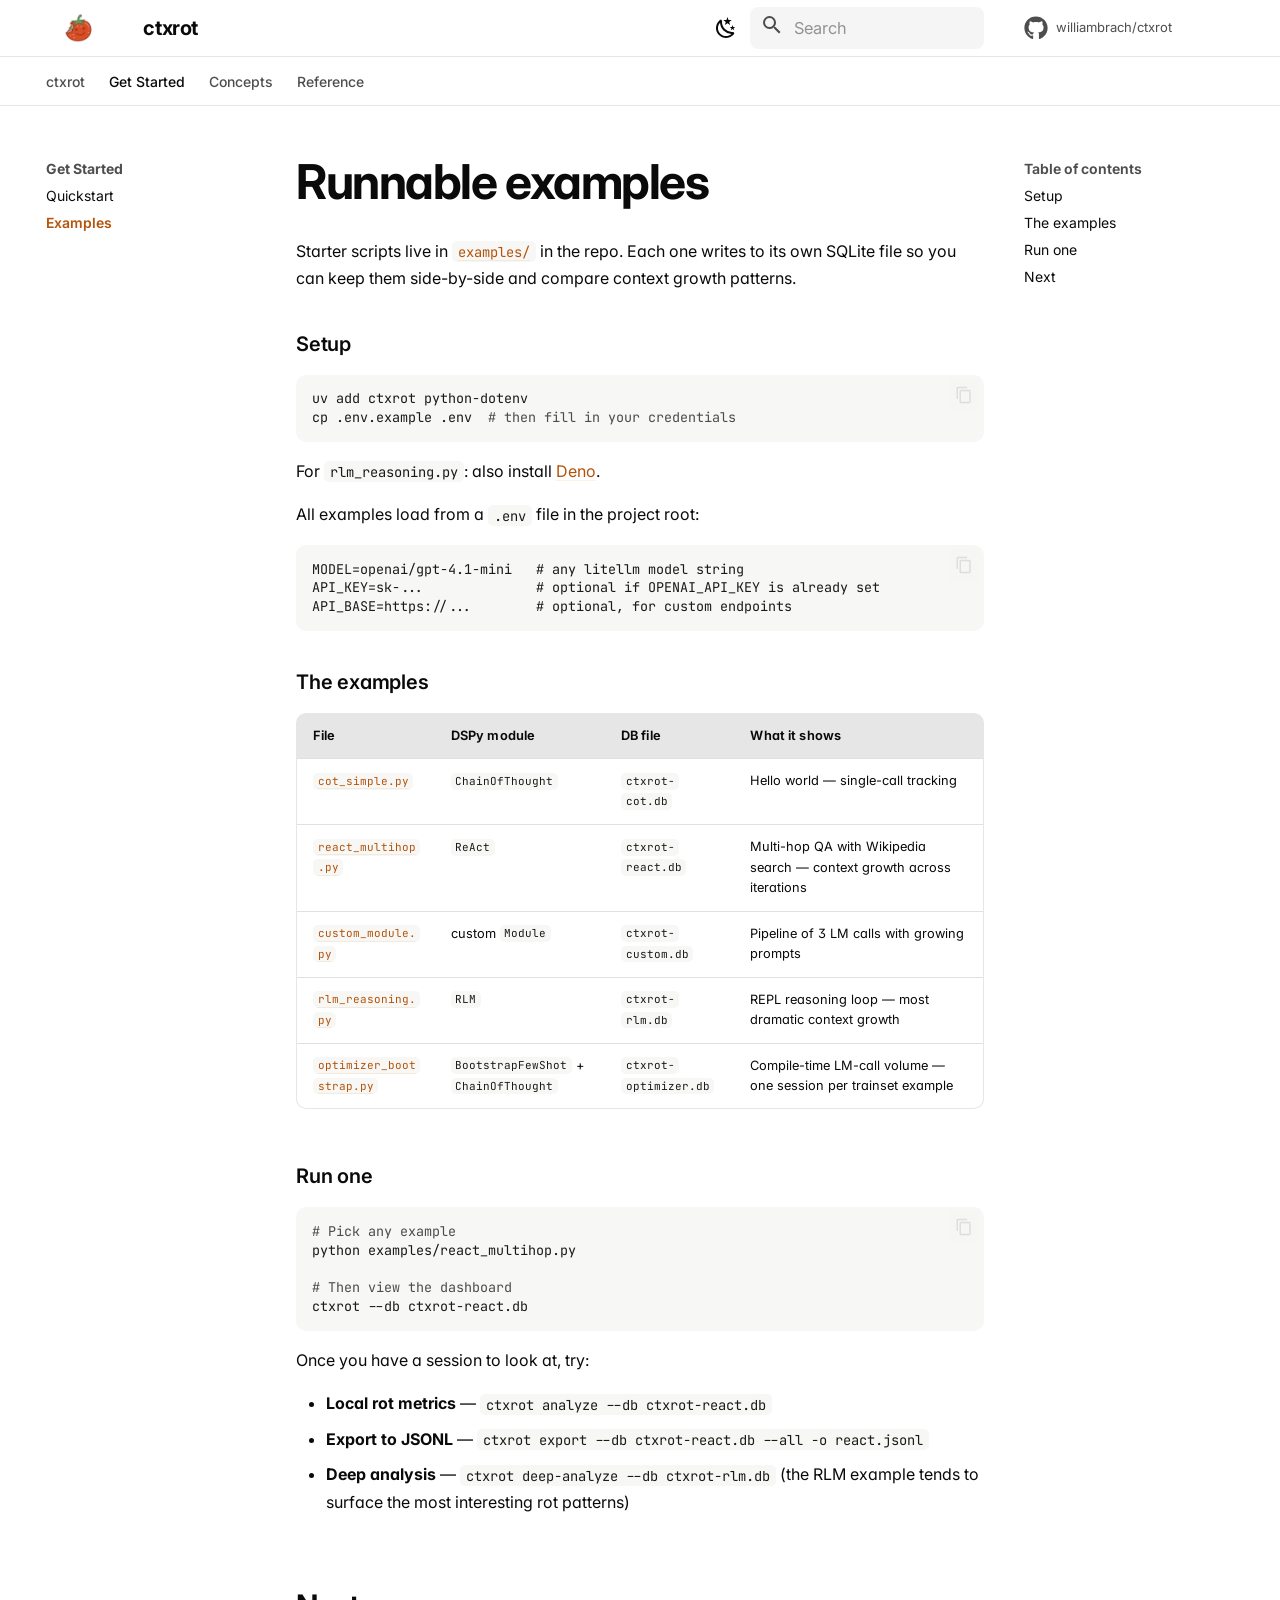
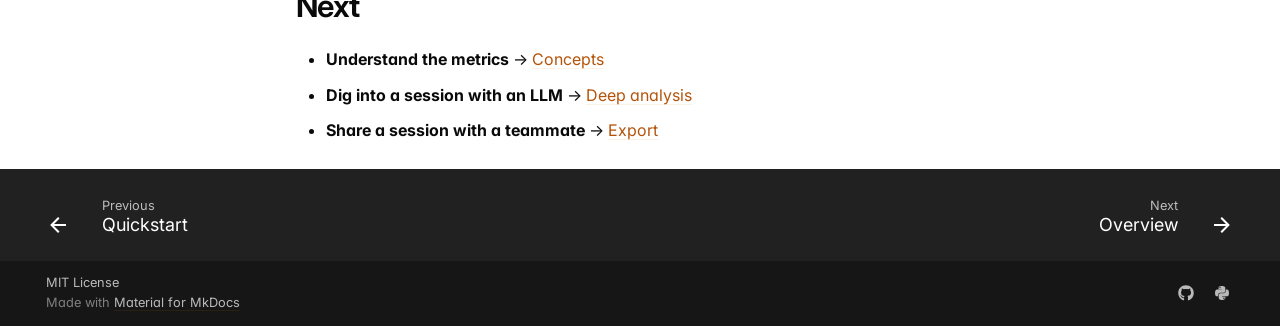
<file: examples/index.html>
<!doctype html>
<html lang="en" class="no-js">
  <head>
    
      <meta charset="utf-8">
      <meta name="viewport" content="width=device-width,initial-scale=1">
      
        <meta name="description" content="Understand your ReAct agent's context window and fight context rot.">
      
      
        <meta name="author" content="William Brach">
      
      
        <link rel="canonical" href="https://williambrach.github.io/ctxrot/examples/">
      
      
        <link rel="prev" href="../quickstart/">
      
      
        <link rel="next" href="../concepts/">
      
      
        
      
      
      <link rel="icon" href="../assets/favicon.png">
      <meta name="generator" content="mkdocs-1.6.1, mkdocs-material-9.7.6">
    
    
      
        <title>Examples - ctxrot</title>
      
    
    
      <link rel="stylesheet" href="../assets/stylesheets/main.484c7ddc.min.css">
      
        
        <link rel="stylesheet" href="../assets/stylesheets/palette.ab4e12ef.min.css">
      
      


    
    
      
    
    
      
        
        
        <link rel="preconnect" href="https://fonts.gstatic.com" crossorigin>
        <link rel="stylesheet" href="https://fonts.googleapis.com/css?family=Inter:300,300i,400,400i,700,700i%7CJetBrains+Mono:400,400i,700,700i&display=fallback">
        <style>:root{--md-text-font:"Inter";--md-code-font:"JetBrains Mono"}</style>
      
    
    
      <link rel="stylesheet" href="../assets/_mkdocstrings.css">
    
      <link rel="stylesheet" href="../assets/stylesheets/extra.css">
    
    <script>__md_scope=new URL("..",location),__md_hash=e=>[...e].reduce(((e,_)=>(e<<5)-e+_.charCodeAt(0)),0),__md_get=(e,_=localStorage,t=__md_scope)=>JSON.parse(_.getItem(t.pathname+"."+e)),__md_set=(e,_,t=localStorage,a=__md_scope)=>{try{t.setItem(a.pathname+"."+e,JSON.stringify(_))}catch(e){}}</script>
    
      

    
    
  </head>
  
  
    
    
      
    
    
    
    
    <body dir="ltr" data-md-color-scheme="default" data-md-color-primary="custom" data-md-color-accent="custom">
  
    
    <input class="md-toggle" data-md-toggle="drawer" type="checkbox" id="__drawer" autocomplete="off">
    <input class="md-toggle" data-md-toggle="search" type="checkbox" id="__search" autocomplete="off">
    <label class="md-overlay" for="__drawer"></label>
    <div data-md-component="skip">
      
        
        <a href="#runnable-examples" class="md-skip">
          Skip to content
        </a>
      
    </div>
    <div data-md-component="announce">
      
    </div>
    
    
      

<header class="md-header" data-md-component="header">
  <nav class="md-header__inner md-grid" aria-label="Header">
    <a href=".." title="ctxrot" class="md-header__button md-logo" aria-label="ctxrot" data-md-component="logo">
      
  <img src="../assets/logo.png" alt="logo">

    </a>
    <label class="md-header__button md-icon" for="__drawer">
      
      <svg xmlns="http://www.w3.org/2000/svg" viewBox="0 0 24 24"><path d="M3 6h18v2H3zm0 5h18v2H3zm0 5h18v2H3z"/></svg>
    </label>
    <div class="md-header__title" data-md-component="header-title">
      <div class="md-header__ellipsis">
        <div class="md-header__topic">
          <span class="md-ellipsis">
            ctxrot
          </span>
        </div>
        <div class="md-header__topic" data-md-component="header-topic">
          <span class="md-ellipsis">
            
              Examples
            
          </span>
        </div>
      </div>
    </div>
    
      
        <form class="md-header__option" data-md-component="palette">
  
    
    
    
    <input class="md-option" data-md-color-media="(prefers-color-scheme: light)" data-md-color-scheme="default" data-md-color-primary="custom" data-md-color-accent="custom"  aria-label="Switch to dark mode"  type="radio" name="__palette" id="__palette_0">
    
      <label class="md-header__button md-icon" title="Switch to dark mode" for="__palette_1" hidden>
        <svg xmlns="http://www.w3.org/2000/svg" viewBox="0 0 24 24"><path d="m17.75 4.09-2.53 1.94.91 3.06-2.63-1.81-2.63 1.81.91-3.06-2.53-1.94L12.44 4l1.06-3 1.06 3zm3.5 6.91-1.64 1.25.59 1.98-1.7-1.17-1.7 1.17.59-1.98L15.75 11l2.06-.05L18.5 9l.69 1.95zm-2.28 4.95c.83-.08 1.72 1.1 1.19 1.85-.32.45-.66.87-1.08 1.27C15.17 23 8.84 23 4.94 19.07c-3.91-3.9-3.91-10.24 0-14.14.4-.4.82-.76 1.27-1.08.75-.53 1.93.36 1.85 1.19-.27 2.86.69 5.83 2.89 8.02a9.96 9.96 0 0 0 8.02 2.89m-1.64 2.02a12.08 12.08 0 0 1-7.8-3.47c-2.17-2.19-3.33-5-3.49-7.82-2.81 3.14-2.7 7.96.31 10.98 3.02 3.01 7.84 3.12 10.98.31"/></svg>
      </label>
    
  
    
    
    
    <input class="md-option" data-md-color-media="(prefers-color-scheme: dark)" data-md-color-scheme="slate" data-md-color-primary="custom" data-md-color-accent="custom"  aria-label="Switch to light mode"  type="radio" name="__palette" id="__palette_1">
    
      <label class="md-header__button md-icon" title="Switch to light mode" for="__palette_0" hidden>
        <svg xmlns="http://www.w3.org/2000/svg" viewBox="0 0 24 24"><path d="M12 7a5 5 0 0 1 5 5 5 5 0 0 1-5 5 5 5 0 0 1-5-5 5 5 0 0 1 5-5m0 2a3 3 0 0 0-3 3 3 3 0 0 0 3 3 3 3 0 0 0 3-3 3 3 0 0 0-3-3m0-7 2.39 3.42C13.65 5.15 12.84 5 12 5s-1.65.15-2.39.42zM3.34 7l4.16-.35A7.2 7.2 0 0 0 5.94 8.5c-.44.74-.69 1.5-.83 2.29zm.02 10 1.76-3.77a7.131 7.131 0 0 0 2.38 4.14zM20.65 7l-1.77 3.79a7.02 7.02 0 0 0-2.38-4.15zm-.01 10-4.14.36c.59-.51 1.12-1.14 1.54-1.86.42-.73.69-1.5.83-2.29zM12 22l-2.41-3.44c.74.27 1.55.44 2.41.44.82 0 1.63-.17 2.37-.44z"/></svg>
      </label>
    
  
</form>
      
    
    
      <script>var palette=__md_get("__palette");if(palette&&palette.color){if("(prefers-color-scheme)"===palette.color.media){var media=matchMedia("(prefers-color-scheme: light)"),input=document.querySelector(media.matches?"[data-md-color-media='(prefers-color-scheme: light)']":"[data-md-color-media='(prefers-color-scheme: dark)']");palette.color.media=input.getAttribute("data-md-color-media"),palette.color.scheme=input.getAttribute("data-md-color-scheme"),palette.color.primary=input.getAttribute("data-md-color-primary"),palette.color.accent=input.getAttribute("data-md-color-accent")}for(var[key,value]of Object.entries(palette.color))document.body.setAttribute("data-md-color-"+key,value)}</script>
    
    
    
      
      
        <label class="md-header__button md-icon" for="__search">
          
          <svg xmlns="http://www.w3.org/2000/svg" viewBox="0 0 24 24"><path d="M9.5 3A6.5 6.5 0 0 1 16 9.5c0 1.61-.59 3.09-1.56 4.23l.27.27h.79l5 5-1.5 1.5-5-5v-.79l-.27-.27A6.52 6.52 0 0 1 9.5 16 6.5 6.5 0 0 1 3 9.5 6.5 6.5 0 0 1 9.5 3m0 2C7 5 5 7 5 9.5S7 14 9.5 14 14 12 14 9.5 12 5 9.5 5"/></svg>
        </label>
        <div class="md-search" data-md-component="search" role="dialog">
  <label class="md-search__overlay" for="__search"></label>
  <div class="md-search__inner" role="search">
    <form class="md-search__form" name="search">
      <input type="text" class="md-search__input" name="query" aria-label="Search" placeholder="Search" autocapitalize="off" autocorrect="off" autocomplete="off" spellcheck="false" data-md-component="search-query" required>
      <label class="md-search__icon md-icon" for="__search">
        
        <svg xmlns="http://www.w3.org/2000/svg" viewBox="0 0 24 24"><path d="M9.5 3A6.5 6.5 0 0 1 16 9.5c0 1.61-.59 3.09-1.56 4.23l.27.27h.79l5 5-1.5 1.5-5-5v-.79l-.27-.27A6.52 6.52 0 0 1 9.5 16 6.5 6.5 0 0 1 3 9.5 6.5 6.5 0 0 1 9.5 3m0 2C7 5 5 7 5 9.5S7 14 9.5 14 14 12 14 9.5 12 5 9.5 5"/></svg>
        
        <svg xmlns="http://www.w3.org/2000/svg" viewBox="0 0 24 24"><path d="M20 11v2H8l5.5 5.5-1.42 1.42L4.16 12l7.92-7.92L13.5 5.5 8 11z"/></svg>
      </label>
      <nav class="md-search__options" aria-label="Search">
        
        <button type="reset" class="md-search__icon md-icon" title="Clear" aria-label="Clear" tabindex="-1">
          
          <svg xmlns="http://www.w3.org/2000/svg" viewBox="0 0 24 24"><path d="M19 6.41 17.59 5 12 10.59 6.41 5 5 6.41 10.59 12 5 17.59 6.41 19 12 13.41 17.59 19 19 17.59 13.41 12z"/></svg>
        </button>
      </nav>
      
        <div class="md-search__suggest" data-md-component="search-suggest"></div>
      
    </form>
    <div class="md-search__output">
      <div class="md-search__scrollwrap" tabindex="0" data-md-scrollfix>
        <div class="md-search-result" data-md-component="search-result">
          <div class="md-search-result__meta">
            Initializing search
          </div>
          <ol class="md-search-result__list" role="presentation"></ol>
        </div>
      </div>
    </div>
  </div>
</div>
      
    
    
      <div class="md-header__source">
        <a href="https://github.com/williambrach/ctxrot" title="Go to repository" class="md-source" data-md-component="source">
  <div class="md-source__icon md-icon">
    
    <svg xmlns="http://www.w3.org/2000/svg" viewBox="0 0 512 512"><!--! Font Awesome Free 7.1.0 by @fontawesome - https://fontawesome.com License - https://fontawesome.com/license/free (Icons: CC BY 4.0, Fonts: SIL OFL 1.1, Code: MIT License) Copyright 2025 Fonticons, Inc.--><path d="M173.9 397.4c0 2-2.3 3.6-5.2 3.6-3.3.3-5.6-1.3-5.6-3.6 0-2 2.3-3.6 5.2-3.6 3-.3 5.6 1.3 5.6 3.6m-31.1-4.5c-.7 2 1.3 4.3 4.3 4.9 2.6 1 5.6 0 6.2-2s-1.3-4.3-4.3-5.2c-2.6-.7-5.5.3-6.2 2.3m44.2-1.7c-2.9.7-4.9 2.6-4.6 4.9.3 2 2.9 3.3 5.9 2.6 2.9-.7 4.9-2.6 4.6-4.6-.3-1.9-3-3.2-5.9-2.9M252.8 8C114.1 8 8 113.3 8 252c0 110.9 69.8 205.8 169.5 239.2 12.8 2.3 17.3-5.6 17.3-12.1 0-6.2-.3-40.4-.3-61.4 0 0-70 15-84.7-29.8 0 0-11.4-29.1-27.8-36.6 0 0-22.9-15.7 1.6-15.4 0 0 24.9 2 38.6 25.8 21.9 38.6 58.6 27.5 72.9 20.9 2.3-16 8.8-27.1 16-33.7-55.9-6.2-112.3-14.3-112.3-110.5 0-27.5 7.6-41.3 23.6-58.9-2.6-6.5-11.1-33.3 2.6-67.9 20.9-6.5 69 27 69 27 20-5.6 41.5-8.5 62.8-8.5s42.8 2.9 62.8 8.5c0 0 48.1-33.6 69-27 13.7 34.7 5.2 61.4 2.6 67.9 16 17.7 25.8 31.5 25.8 58.9 0 96.5-58.9 104.2-114.8 110.5 9.2 7.9 17 22.9 17 46.4 0 33.7-.3 75.4-.3 83.6 0 6.5 4.6 14.4 17.3 12.1C436.2 457.8 504 362.9 504 252 504 113.3 391.5 8 252.8 8M105.2 352.9c-1.3 1-1 3.3.7 5.2 1.6 1.6 3.9 2.3 5.2 1 1.3-1 1-3.3-.7-5.2-1.6-1.6-3.9-2.3-5.2-1m-10.8-8.1c-.7 1.3.3 2.9 2.3 3.9 1.6 1 3.6.7 4.3-.7.7-1.3-.3-2.9-2.3-3.9-2-.6-3.6-.3-4.3.7m32.4 35.6c-1.6 1.3-1 4.3 1.3 6.2 2.3 2.3 5.2 2.6 6.5 1 1.3-1.3.7-4.3-1.3-6.2-2.2-2.3-5.2-2.6-6.5-1m-11.4-14.7c-1.6 1-1.6 3.6 0 5.9s4.3 3.3 5.6 2.3c1.6-1.3 1.6-3.9 0-6.2-1.4-2.3-4-3.3-5.6-2"/></svg>
  </div>
  <div class="md-source__repository">
    williambrach/ctxrot
  </div>
</a>
      </div>
    
  </nav>
  
</header>
    
    <div class="md-container" data-md-component="container">
      
      
        
          
            
<nav class="md-tabs" aria-label="Tabs" data-md-component="tabs">
  <div class="md-grid">
    <ul class="md-tabs__list">
      
        
  
  
  
  
    <li class="md-tabs__item">
      <a href=".." class="md-tabs__link">
        
  
  
    
  
  ctxrot

      </a>
    </li>
  

      
        
  
  
  
    
  
  
    
    
      <li class="md-tabs__item md-tabs__item--active">
        <a href="../quickstart/" class="md-tabs__link">
          
  
  
    
  
  Get Started

        </a>
      </li>
    
  

      
        
  
  
  
  
    
    
      <li class="md-tabs__item">
        <a href="../concepts/" class="md-tabs__link">
          
  
  
    
  
  Concepts

        </a>
      </li>
    
  

      
        
  
  
  
  
    
    
      <li class="md-tabs__item">
        <a href="../cli/" class="md-tabs__link">
          
  
  
    
  
  Reference

        </a>
      </li>
    
  

      
    </ul>
  </div>
</nav>
          
        
      
      <main class="md-main" data-md-component="main">
        <div class="md-main__inner md-grid">
          
            
              
              <div class="md-sidebar md-sidebar--primary" data-md-component="sidebar" data-md-type="navigation" >
                <div class="md-sidebar__scrollwrap">
                  <div class="md-sidebar__inner">
                    


  


<nav class="md-nav md-nav--primary md-nav--lifted" aria-label="Navigation" data-md-level="0">
  <label class="md-nav__title" for="__drawer">
    <a href=".." title="ctxrot" class="md-nav__button md-logo" aria-label="ctxrot" data-md-component="logo">
      
  <img src="../assets/logo.png" alt="logo">

    </a>
    ctxrot
  </label>
  
    <div class="md-nav__source">
      <a href="https://github.com/williambrach/ctxrot" title="Go to repository" class="md-source" data-md-component="source">
  <div class="md-source__icon md-icon">
    
    <svg xmlns="http://www.w3.org/2000/svg" viewBox="0 0 512 512"><!--! Font Awesome Free 7.1.0 by @fontawesome - https://fontawesome.com License - https://fontawesome.com/license/free (Icons: CC BY 4.0, Fonts: SIL OFL 1.1, Code: MIT License) Copyright 2025 Fonticons, Inc.--><path d="M173.9 397.4c0 2-2.3 3.6-5.2 3.6-3.3.3-5.6-1.3-5.6-3.6 0-2 2.3-3.6 5.2-3.6 3-.3 5.6 1.3 5.6 3.6m-31.1-4.5c-.7 2 1.3 4.3 4.3 4.9 2.6 1 5.6 0 6.2-2s-1.3-4.3-4.3-5.2c-2.6-.7-5.5.3-6.2 2.3m44.2-1.7c-2.9.7-4.9 2.6-4.6 4.9.3 2 2.9 3.3 5.9 2.6 2.9-.7 4.9-2.6 4.6-4.6-.3-1.9-3-3.2-5.9-2.9M252.8 8C114.1 8 8 113.3 8 252c0 110.9 69.8 205.8 169.5 239.2 12.8 2.3 17.3-5.6 17.3-12.1 0-6.2-.3-40.4-.3-61.4 0 0-70 15-84.7-29.8 0 0-11.4-29.1-27.8-36.6 0 0-22.9-15.7 1.6-15.4 0 0 24.9 2 38.6 25.8 21.9 38.6 58.6 27.5 72.9 20.9 2.3-16 8.8-27.1 16-33.7-55.9-6.2-112.3-14.3-112.3-110.5 0-27.5 7.6-41.3 23.6-58.9-2.6-6.5-11.1-33.3 2.6-67.9 20.9-6.5 69 27 69 27 20-5.6 41.5-8.5 62.8-8.5s42.8 2.9 62.8 8.5c0 0 48.1-33.6 69-27 13.7 34.7 5.2 61.4 2.6 67.9 16 17.7 25.8 31.5 25.8 58.9 0 96.5-58.9 104.2-114.8 110.5 9.2 7.9 17 22.9 17 46.4 0 33.7-.3 75.4-.3 83.6 0 6.5 4.6 14.4 17.3 12.1C436.2 457.8 504 362.9 504 252 504 113.3 391.5 8 252.8 8M105.2 352.9c-1.3 1-1 3.3.7 5.2 1.6 1.6 3.9 2.3 5.2 1 1.3-1 1-3.3-.7-5.2-1.6-1.6-3.9-2.3-5.2-1m-10.8-8.1c-.7 1.3.3 2.9 2.3 3.9 1.6 1 3.6.7 4.3-.7.7-1.3-.3-2.9-2.3-3.9-2-.6-3.6-.3-4.3.7m32.4 35.6c-1.6 1.3-1 4.3 1.3 6.2 2.3 2.3 5.2 2.6 6.5 1 1.3-1.3.7-4.3-1.3-6.2-2.2-2.3-5.2-2.6-6.5-1m-11.4-14.7c-1.6 1-1.6 3.6 0 5.9s4.3 3.3 5.6 2.3c1.6-1.3 1.6-3.9 0-6.2-1.4-2.3-4-3.3-5.6-2"/></svg>
  </div>
  <div class="md-source__repository">
    williambrach/ctxrot
  </div>
</a>
    </div>
  
  <ul class="md-nav__list" data-md-scrollfix>
    
      
      
  
  
  
  
    <li class="md-nav__item">
      <a href=".." class="md-nav__link">
        
  
  
  <span class="md-ellipsis">
    
  
    ctxrot
  

    
  </span>
  
  

      </a>
    </li>
  

    
      
      
  
  
    
  
  
  
    
    
      
        
      
        
      
    
    
    
      
        
        
      
      
        
      
    
    
    <li class="md-nav__item md-nav__item--active md-nav__item--section md-nav__item--nested">
      
        
        
        <input class="md-nav__toggle md-toggle " type="checkbox" id="__nav_2" checked>
        
          
          <label class="md-nav__link" for="__nav_2" id="__nav_2_label" tabindex="">
            
  
  
  <span class="md-ellipsis">
    
  
    Get Started
  

    
  </span>
  
  

            <span class="md-nav__icon md-icon"></span>
          </label>
        
        <nav class="md-nav" data-md-level="1" aria-labelledby="__nav_2_label" aria-expanded="true">
          <label class="md-nav__title" for="__nav_2">
            <span class="md-nav__icon md-icon"></span>
            
  
    Get Started
  

          </label>
          <ul class="md-nav__list" data-md-scrollfix>
            
              
                
  
  
  
  
    <li class="md-nav__item">
      <a href="../quickstart/" class="md-nav__link">
        
  
  
  <span class="md-ellipsis">
    
  
    Quickstart
  

    
  </span>
  
  

      </a>
    </li>
  

              
            
              
                
  
  
    
  
  
  
    <li class="md-nav__item md-nav__item--active">
      
      <input class="md-nav__toggle md-toggle" type="checkbox" id="__toc">
      
      
        
      
      
        <label class="md-nav__link md-nav__link--active" for="__toc">
          
  
  
  <span class="md-ellipsis">
    
  
    Examples
  

    
  </span>
  
  

          <span class="md-nav__icon md-icon"></span>
        </label>
      
      <a href="./" class="md-nav__link md-nav__link--active">
        
  
  
  <span class="md-ellipsis">
    
  
    Examples
  

    
  </span>
  
  

      </a>
      
        

<nav class="md-nav md-nav--secondary" aria-label="Table of contents">
  
  
  
    
  
  
    <label class="md-nav__title" for="__toc">
      <span class="md-nav__icon md-icon"></span>
      Table of contents
    </label>
    <ul class="md-nav__list" data-md-component="toc" data-md-scrollfix>
      
        <li class="md-nav__item">
  <a href="#setup" class="md-nav__link">
    <span class="md-ellipsis">
      
        Setup
      
    </span>
  </a>
  
</li>
      
        <li class="md-nav__item">
  <a href="#the-examples" class="md-nav__link">
    <span class="md-ellipsis">
      
        The examples
      
    </span>
  </a>
  
</li>
      
        <li class="md-nav__item">
  <a href="#run-one" class="md-nav__link">
    <span class="md-ellipsis">
      
        Run one
      
    </span>
  </a>
  
</li>
      
        <li class="md-nav__item">
  <a href="#next" class="md-nav__link">
    <span class="md-ellipsis">
      
        Next
      
    </span>
  </a>
  
</li>
      
    </ul>
  
</nav>
      
    </li>
  

              
            
          </ul>
        </nav>
      
    </li>
  

    
      
      
  
  
  
  
    
    
      
        
      
        
      
        
      
    
    
    
      
      
        
      
    
    
    <li class="md-nav__item md-nav__item--nested">
      
        
        
        <input class="md-nav__toggle md-toggle " type="checkbox" id="__nav_3" >
        
          
          <label class="md-nav__link" for="__nav_3" id="__nav_3_label" tabindex="0">
            
  
  
  <span class="md-ellipsis">
    
  
    Concepts
  

    
  </span>
  
  

            <span class="md-nav__icon md-icon"></span>
          </label>
        
        <nav class="md-nav" data-md-level="1" aria-labelledby="__nav_3_label" aria-expanded="false">
          <label class="md-nav__title" for="__nav_3">
            <span class="md-nav__icon md-icon"></span>
            
  
    Concepts
  

          </label>
          <ul class="md-nav__list" data-md-scrollfix>
            
              
                
  
  
  
  
    <li class="md-nav__item">
      <a href="../concepts/" class="md-nav__link">
        
  
  
  <span class="md-ellipsis">
    
  
    Overview
  

    
  </span>
  
  

      </a>
    </li>
  

              
            
              
                
  
  
  
  
    <li class="md-nav__item">
      <a href="../export/" class="md-nav__link">
        
  
  
  <span class="md-ellipsis">
    
  
    Export
  

    
  </span>
  
  

      </a>
    </li>
  

              
            
              
                
  
  
  
  
    <li class="md-nav__item">
      <a href="../deep-analysis/" class="md-nav__link">
        
  
  
  <span class="md-ellipsis">
    
  
    Deep analysis
  

    
  </span>
  
  

      </a>
    </li>
  

              
            
          </ul>
        </nav>
      
    </li>
  

    
      
      
  
  
  
  
    
    
      
        
      
        
      
    
    
    
      
      
        
      
    
    
    <li class="md-nav__item md-nav__item--nested">
      
        
        
        <input class="md-nav__toggle md-toggle " type="checkbox" id="__nav_4" >
        
          
          <label class="md-nav__link" for="__nav_4" id="__nav_4_label" tabindex="0">
            
  
  
  <span class="md-ellipsis">
    
  
    Reference
  

    
  </span>
  
  

            <span class="md-nav__icon md-icon"></span>
          </label>
        
        <nav class="md-nav" data-md-level="1" aria-labelledby="__nav_4_label" aria-expanded="false">
          <label class="md-nav__title" for="__nav_4">
            <span class="md-nav__icon md-icon"></span>
            
  
    Reference
  

          </label>
          <ul class="md-nav__list" data-md-scrollfix>
            
              
                
  
  
  
  
    <li class="md-nav__item">
      <a href="../cli/" class="md-nav__link">
        
  
  
  <span class="md-ellipsis">
    
  
    CLI
  

    
  </span>
  
  

      </a>
    </li>
  

              
            
              
                
  
  
  
  
    <li class="md-nav__item">
      <a href="../api/" class="md-nav__link">
        
  
  
  <span class="md-ellipsis">
    
  
    Python API
  

    
  </span>
  
  

      </a>
    </li>
  

              
            
          </ul>
        </nav>
      
    </li>
  

    
  </ul>
</nav>
                  </div>
                </div>
              </div>
            
            
              
              <div class="md-sidebar md-sidebar--secondary" data-md-component="sidebar" data-md-type="toc" >
                <div class="md-sidebar__scrollwrap">
                  <div class="md-sidebar__inner">
                    

<nav class="md-nav md-nav--secondary" aria-label="Table of contents">
  
  
  
    
  
  
    <label class="md-nav__title" for="__toc">
      <span class="md-nav__icon md-icon"></span>
      Table of contents
    </label>
    <ul class="md-nav__list" data-md-component="toc" data-md-scrollfix>
      
        <li class="md-nav__item">
  <a href="#setup" class="md-nav__link">
    <span class="md-ellipsis">
      
        Setup
      
    </span>
  </a>
  
</li>
      
        <li class="md-nav__item">
  <a href="#the-examples" class="md-nav__link">
    <span class="md-ellipsis">
      
        The examples
      
    </span>
  </a>
  
</li>
      
        <li class="md-nav__item">
  <a href="#run-one" class="md-nav__link">
    <span class="md-ellipsis">
      
        Run one
      
    </span>
  </a>
  
</li>
      
        <li class="md-nav__item">
  <a href="#next" class="md-nav__link">
    <span class="md-ellipsis">
      
        Next
      
    </span>
  </a>
  
</li>
      
    </ul>
  
</nav>
                  </div>
                </div>
              </div>
            
          
          
            <div class="md-content" data-md-component="content">
              
              <article class="md-content__inner md-typeset">
                
                  


  
  


<h1 id="runnable-examples">Runnable examples<a class="headerlink" href="#runnable-examples" title="Permanent link">&para;</a></h1>
<p>Starter scripts live in <a href="https://github.com/williambrach/ctxrot/tree/main/examples"><code>examples/</code></a> in the repo. Each one writes to its own SQLite file so you can keep them side-by-side and compare context growth patterns.</p>
<h3 id="setup">Setup<a class="headerlink" href="#setup" title="Permanent link">&para;</a></h3>
<div class="language-bash highlight"><pre><span></span><code><span id="__span-0-1"><a id="__codelineno-0-1" name="__codelineno-0-1" href="#__codelineno-0-1"></a>uv<span class="w"> </span>add<span class="w"> </span>ctxrot<span class="w"> </span>python-dotenv
</span><span id="__span-0-2"><a id="__codelineno-0-2" name="__codelineno-0-2" href="#__codelineno-0-2"></a>cp<span class="w"> </span>.env.example<span class="w"> </span>.env<span class="w">  </span><span class="c1"># then fill in your credentials</span>
</span></code></pre></div>
<p>For <code>rlm_reasoning.py</code>: also install <a href="https://deno.land/#installation">Deno</a>.</p>
<p>All examples load from a <code>.env</code> file in the project root:</p>
<div class="language-text highlight"><pre><span></span><code><span id="__span-1-1"><a id="__codelineno-1-1" name="__codelineno-1-1" href="#__codelineno-1-1"></a>MODEL=openai/gpt-4.1-mini   # any litellm model string
</span><span id="__span-1-2"><a id="__codelineno-1-2" name="__codelineno-1-2" href="#__codelineno-1-2"></a>API_KEY=sk-...              # optional if OPENAI_API_KEY is already set
</span><span id="__span-1-3"><a id="__codelineno-1-3" name="__codelineno-1-3" href="#__codelineno-1-3"></a>API_BASE=https://...        # optional, for custom endpoints
</span></code></pre></div>
<h3 id="the-examples">The examples<a class="headerlink" href="#the-examples" title="Permanent link">&para;</a></h3>
<table>
<thead>
<tr>
<th>File</th>
<th>DSPy module</th>
<th>DB file</th>
<th>What it shows</th>
</tr>
</thead>
<tbody>
<tr>
<td><a href="https://github.com/williambrach/ctxrot/blob/main/examples/cot_simple.py"><code>cot_simple.py</code></a></td>
<td><code>ChainOfThought</code></td>
<td><code>ctxrot-cot.db</code></td>
<td>Hello world — single-call tracking</td>
</tr>
<tr>
<td><a href="https://github.com/williambrach/ctxrot/blob/main/examples/react_multihop.py"><code>react_multihop.py</code></a></td>
<td><code>ReAct</code></td>
<td><code>ctxrot-react.db</code></td>
<td>Multi-hop QA with Wikipedia search — context growth across iterations</td>
</tr>
<tr>
<td><a href="https://github.com/williambrach/ctxrot/blob/main/examples/custom_module.py"><code>custom_module.py</code></a></td>
<td>custom <code>Module</code></td>
<td><code>ctxrot-custom.db</code></td>
<td>Pipeline of 3 LM calls with growing prompts</td>
</tr>
<tr>
<td><a href="https://github.com/williambrach/ctxrot/blob/main/examples/rlm_reasoning.py"><code>rlm_reasoning.py</code></a></td>
<td><code>RLM</code></td>
<td><code>ctxrot-rlm.db</code></td>
<td>REPL reasoning loop — most dramatic context growth</td>
</tr>
<tr>
<td><a href="https://github.com/williambrach/ctxrot/blob/main/examples/optimizer_bootstrap.py"><code>optimizer_bootstrap.py</code></a></td>
<td><code>BootstrapFewShot</code> + <code>ChainOfThought</code></td>
<td><code>ctxrot-optimizer.db</code></td>
<td>Compile-time LM-call volume — one session per trainset example</td>
</tr>
</tbody>
</table>
<h3 id="run-one">Run one<a class="headerlink" href="#run-one" title="Permanent link">&para;</a></h3>
<div class="language-bash highlight"><pre><span></span><code><span id="__span-2-1"><a id="__codelineno-2-1" name="__codelineno-2-1" href="#__codelineno-2-1"></a><span class="c1"># Pick any example</span>
</span><span id="__span-2-2"><a id="__codelineno-2-2" name="__codelineno-2-2" href="#__codelineno-2-2"></a>python<span class="w"> </span>examples/react_multihop.py
</span><span id="__span-2-3"><a id="__codelineno-2-3" name="__codelineno-2-3" href="#__codelineno-2-3"></a>
</span><span id="__span-2-4"><a id="__codelineno-2-4" name="__codelineno-2-4" href="#__codelineno-2-4"></a><span class="c1"># Then view the dashboard</span>
</span><span id="__span-2-5"><a id="__codelineno-2-5" name="__codelineno-2-5" href="#__codelineno-2-5"></a>ctxrot<span class="w"> </span>--db<span class="w"> </span>ctxrot-react.db
</span></code></pre></div>
<p>Once you have a session to look at, try:</p>
<ul>
<li><strong>Local rot metrics</strong> — <code>ctxrot analyze --db ctxrot-react.db</code></li>
<li><strong>Export to JSONL</strong> — <code>ctxrot export --db ctxrot-react.db --all -o react.jsonl</code></li>
<li><strong>Deep analysis</strong> — <code>ctxrot deep-analyze --db ctxrot-rlm.db</code> (the RLM example tends to surface the most interesting rot patterns)</li>
</ul>
<h2 id="next">Next<a class="headerlink" href="#next" title="Permanent link">&para;</a></h2>
<ul>
<li><strong>Understand the metrics</strong> → <a href="../concepts/">Concepts</a></li>
<li><strong>Dig into a session with an LLM</strong> → <a href="../deep-analysis/">Deep analysis</a></li>
<li><strong>Share a session with a teammate</strong> → <a href="../export/">Export</a></li>
</ul>












                
              </article>
            </div>
          
          
  <script>var tabs=__md_get("__tabs");if(Array.isArray(tabs))e:for(var set of document.querySelectorAll(".tabbed-set")){var labels=set.querySelector(".tabbed-labels");for(var tab of tabs)for(var label of labels.getElementsByTagName("label"))if(label.innerText.trim()===tab){var input=document.getElementById(label.htmlFor);input.checked=!0;continue e}}</script>

<script>var target=document.getElementById(location.hash.slice(1));target&&target.name&&(target.checked=target.name.startsWith("__tabbed_"))</script>
        </div>
        
          <button type="button" class="md-top md-icon" data-md-component="top" hidden>
  
  <svg xmlns="http://www.w3.org/2000/svg" viewBox="0 0 24 24"><path d="M13 20h-2V8l-5.5 5.5-1.42-1.42L12 4.16l7.92 7.92-1.42 1.42L13 8z"/></svg>
  Back to top
</button>
        
      </main>
      
        <footer class="md-footer">
  
    
      
      <nav class="md-footer__inner md-grid" aria-label="Footer" >
        
          
          <a href="../quickstart/" class="md-footer__link md-footer__link--prev" aria-label="Previous: Quickstart">
            <div class="md-footer__button md-icon">
              
              <svg xmlns="http://www.w3.org/2000/svg" viewBox="0 0 24 24"><path d="M20 11v2H8l5.5 5.5-1.42 1.42L4.16 12l7.92-7.92L13.5 5.5 8 11z"/></svg>
            </div>
            <div class="md-footer__title">
              <span class="md-footer__direction">
                Previous
              </span>
              <div class="md-ellipsis">
                Quickstart
              </div>
            </div>
          </a>
        
        
          
          <a href="../concepts/" class="md-footer__link md-footer__link--next" aria-label="Next: Overview">
            <div class="md-footer__title">
              <span class="md-footer__direction">
                Next
              </span>
              <div class="md-ellipsis">
                Overview
              </div>
            </div>
            <div class="md-footer__button md-icon">
              
              <svg xmlns="http://www.w3.org/2000/svg" viewBox="0 0 24 24"><path d="M4 11v2h12l-5.5 5.5 1.42 1.42L19.84 12l-7.92-7.92L10.5 5.5 16 11z"/></svg>
            </div>
          </a>
        
      </nav>
    
  
  <div class="md-footer-meta md-typeset">
    <div class="md-footer-meta__inner md-grid">
      <div class="md-copyright">
  
    <div class="md-copyright__highlight">
      MIT License
    </div>
  
  
    Made with
    <a href="https://squidfunk.github.io/mkdocs-material/" target="_blank" rel="noopener">
      Material for MkDocs
    </a>
  
</div>
      
        
<div class="md-social">
  
    
    
    
    
      
      
    
    <a href="https://github.com/williambrach/ctxrot" target="_blank" rel="noopener" title="github.com" class="md-social__link">
      <svg xmlns="http://www.w3.org/2000/svg" viewBox="0 0 512 512"><!--! Font Awesome Free 7.1.0 by @fontawesome - https://fontawesome.com License - https://fontawesome.com/license/free (Icons: CC BY 4.0, Fonts: SIL OFL 1.1, Code: MIT License) Copyright 2025 Fonticons, Inc.--><path d="M173.9 397.4c0 2-2.3 3.6-5.2 3.6-3.3.3-5.6-1.3-5.6-3.6 0-2 2.3-3.6 5.2-3.6 3-.3 5.6 1.3 5.6 3.6m-31.1-4.5c-.7 2 1.3 4.3 4.3 4.9 2.6 1 5.6 0 6.2-2s-1.3-4.3-4.3-5.2c-2.6-.7-5.5.3-6.2 2.3m44.2-1.7c-2.9.7-4.9 2.6-4.6 4.9.3 2 2.9 3.3 5.9 2.6 2.9-.7 4.9-2.6 4.6-4.6-.3-1.9-3-3.2-5.9-2.9M252.8 8C114.1 8 8 113.3 8 252c0 110.9 69.8 205.8 169.5 239.2 12.8 2.3 17.3-5.6 17.3-12.1 0-6.2-.3-40.4-.3-61.4 0 0-70 15-84.7-29.8 0 0-11.4-29.1-27.8-36.6 0 0-22.9-15.7 1.6-15.4 0 0 24.9 2 38.6 25.8 21.9 38.6 58.6 27.5 72.9 20.9 2.3-16 8.8-27.1 16-33.7-55.9-6.2-112.3-14.3-112.3-110.5 0-27.5 7.6-41.3 23.6-58.9-2.6-6.5-11.1-33.3 2.6-67.9 20.9-6.5 69 27 69 27 20-5.6 41.5-8.5 62.8-8.5s42.8 2.9 62.8 8.5c0 0 48.1-33.6 69-27 13.7 34.7 5.2 61.4 2.6 67.9 16 17.7 25.8 31.5 25.8 58.9 0 96.5-58.9 104.2-114.8 110.5 9.2 7.9 17 22.9 17 46.4 0 33.7-.3 75.4-.3 83.6 0 6.5 4.6 14.4 17.3 12.1C436.2 457.8 504 362.9 504 252 504 113.3 391.5 8 252.8 8M105.2 352.9c-1.3 1-1 3.3.7 5.2 1.6 1.6 3.9 2.3 5.2 1 1.3-1 1-3.3-.7-5.2-1.6-1.6-3.9-2.3-5.2-1m-10.8-8.1c-.7 1.3.3 2.9 2.3 3.9 1.6 1 3.6.7 4.3-.7.7-1.3-.3-2.9-2.3-3.9-2-.6-3.6-.3-4.3.7m32.4 35.6c-1.6 1.3-1 4.3 1.3 6.2 2.3 2.3 5.2 2.6 6.5 1 1.3-1.3.7-4.3-1.3-6.2-2.2-2.3-5.2-2.6-6.5-1m-11.4-14.7c-1.6 1-1.6 3.6 0 5.9s4.3 3.3 5.6 2.3c1.6-1.3 1.6-3.9 0-6.2-1.4-2.3-4-3.3-5.6-2"/></svg>
    </a>
  
    
    
    
    
      
      
    
    <a href="https://pypi.org/project/ctxrot/" target="_blank" rel="noopener" title="pypi.org" class="md-social__link">
      <svg xmlns="http://www.w3.org/2000/svg" viewBox="0 0 448 512"><!--! Font Awesome Free 7.1.0 by @fontawesome - https://fontawesome.com License - https://fontawesome.com/license/free (Icons: CC BY 4.0, Fonts: SIL OFL 1.1, Code: MIT License) Copyright 2025 Fonticons, Inc.--><path d="M439.8 200.5c-7.7-30.9-22.3-54.2-53.4-54.2h-40.1v47.4c0 36.8-31.2 67.8-66.8 67.8H172.7c-29.2 0-53.4 25-53.4 54.3v101.8c0 29 25.2 46 53.4 54.3 33.8 9.9 66.3 11.7 106.8 0 26.9-7.8 53.4-23.5 53.4-54.3v-40.7H226.2v-13.6h160.2c31.1 0 42.6-21.7 53.4-54.2 11.2-33.5 10.7-65.7 0-108.6M286.2 444.7a20.4 20.4 0 1 1 0-40.7 20.4 20.4 0 1 1 0 40.7M167.8 248.1h106.8c29.7 0 53.4-24.5 53.4-54.3V91.9c0-29-24.4-50.7-53.4-55.6-35.8-5.9-74.7-5.6-106.8.1-45.2 8-53.4 24.7-53.4 55.6v40.7h106.9v13.6h-147c-31.1 0-58.3 18.7-66.8 54.2-9.8 40.7-10.2 66.1 0 108.6 7.6 31.6 25.7 54.2 56.8 54.2H101v-48.8c0-35.3 30.5-66.4 66.8-66.4m-6.6-183.4a20.4 20.4 0 1 1 0 40.8 20.4 20.4 0 1 1 0-40.8"/></svg>
    </a>
  
</div>
      
    </div>
  </div>
</footer>
      
    </div>
    <div class="md-dialog" data-md-component="dialog">
      <div class="md-dialog__inner md-typeset"></div>
    </div>
    
    
    
      
      
      <script id="__config" type="application/json">{"annotate": null, "base": "..", "features": ["navigation.tabs", "navigation.sections", "navigation.top", "navigation.footer", "navigation.indexes", "content.code.copy", "content.code.annotate", "content.tabs.link", "search.suggest", "search.highlight", "toc.follow"], "search": "../assets/javascripts/workers/search.2c215733.min.js", "tags": null, "translations": {"clipboard.copied": "Copied to clipboard", "clipboard.copy": "Copy to clipboard", "search.result.more.one": "1 more on this page", "search.result.more.other": "# more on this page", "search.result.none": "No matching documents", "search.result.one": "1 matching document", "search.result.other": "# matching documents", "search.result.placeholder": "Type to start searching", "search.result.term.missing": "Missing", "select.version": "Select version"}, "version": null}</script>
    
    
      <script src="../assets/javascripts/bundle.79ae519e.min.js"></script>
      
    
  </body>
</html>
</file>
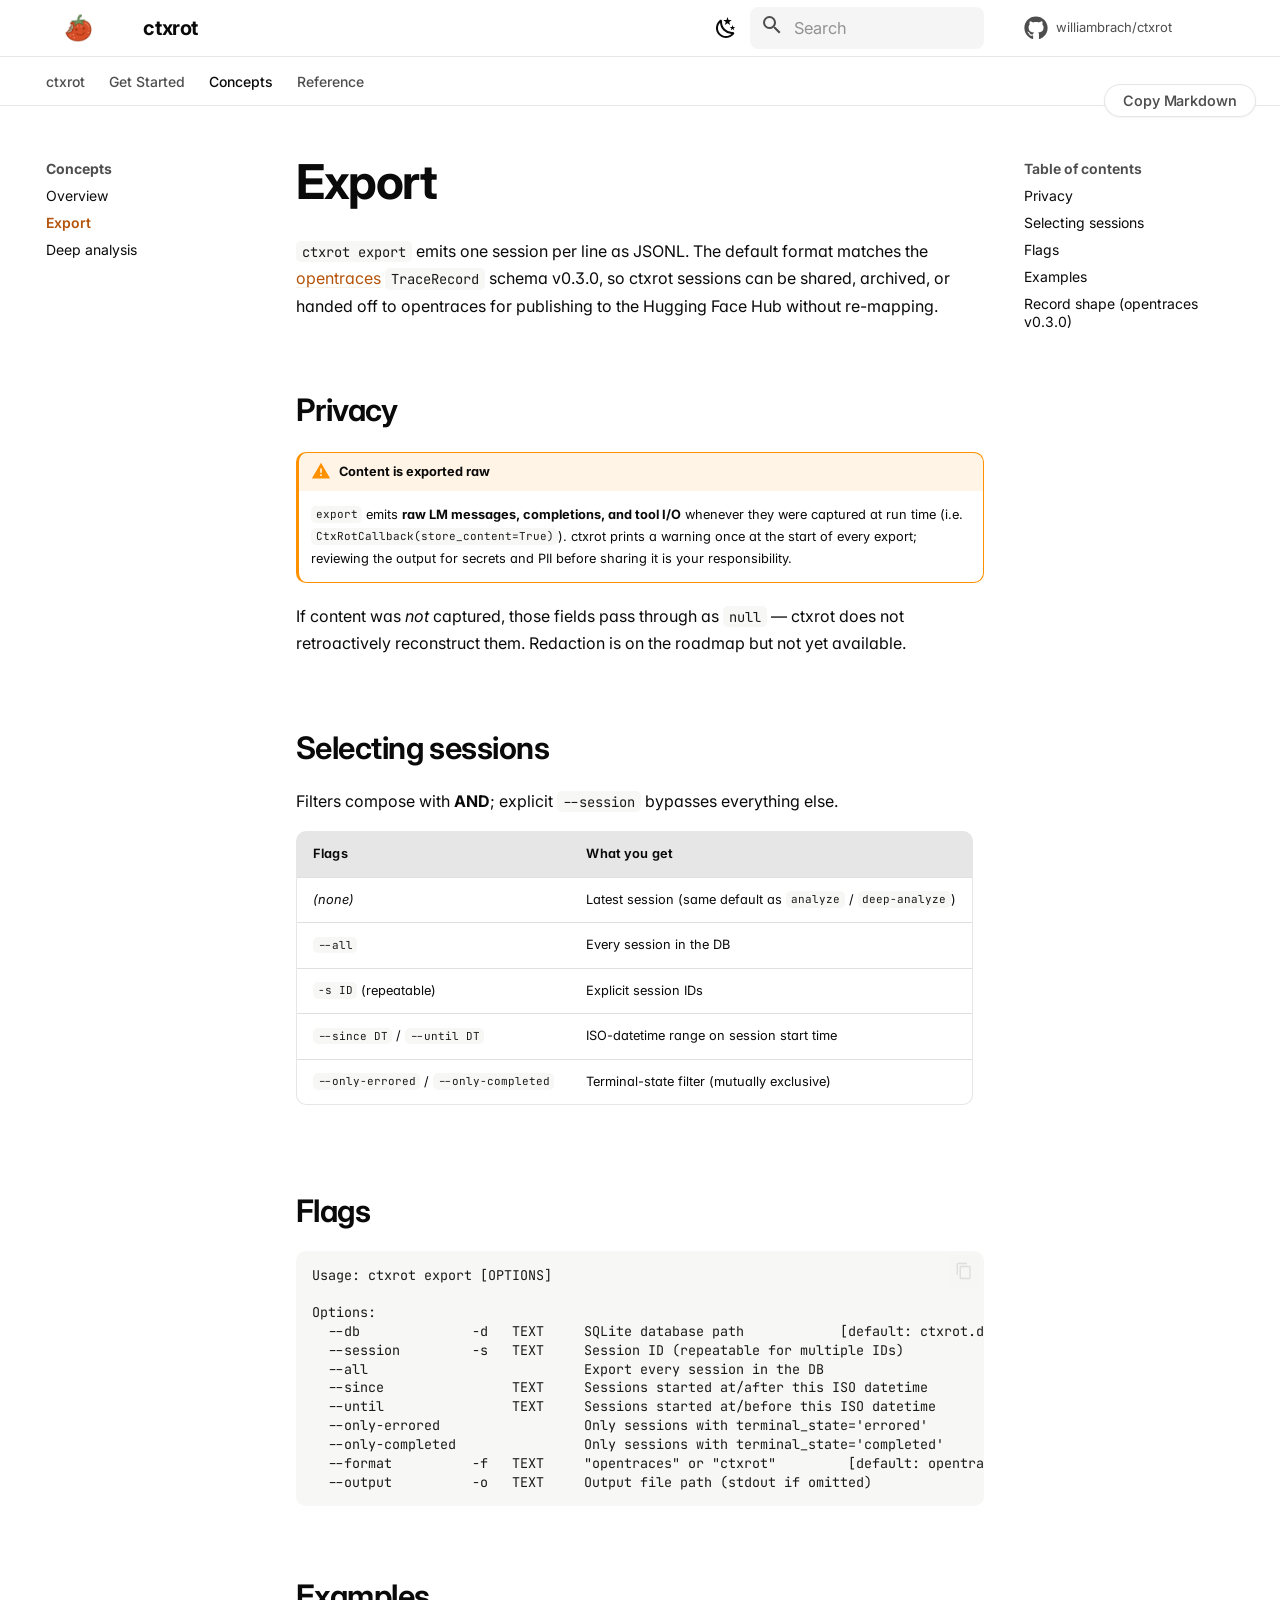
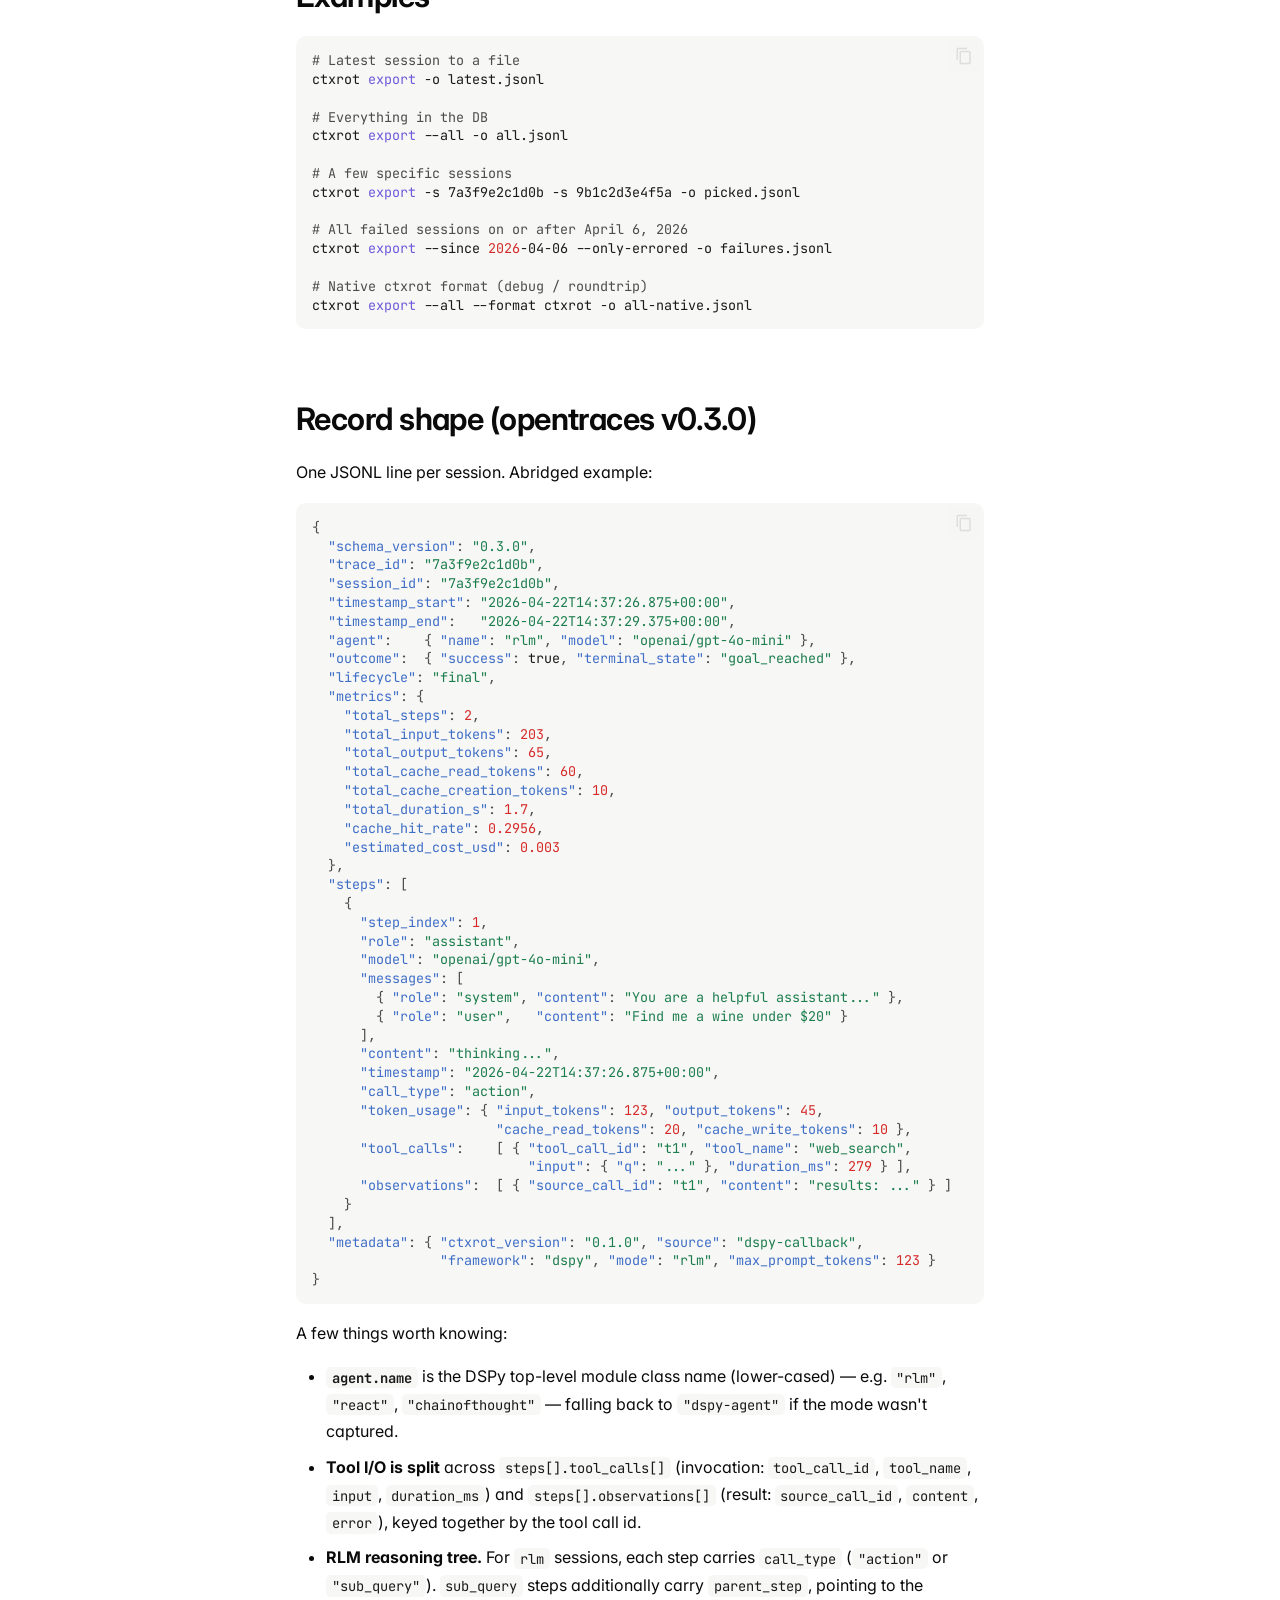
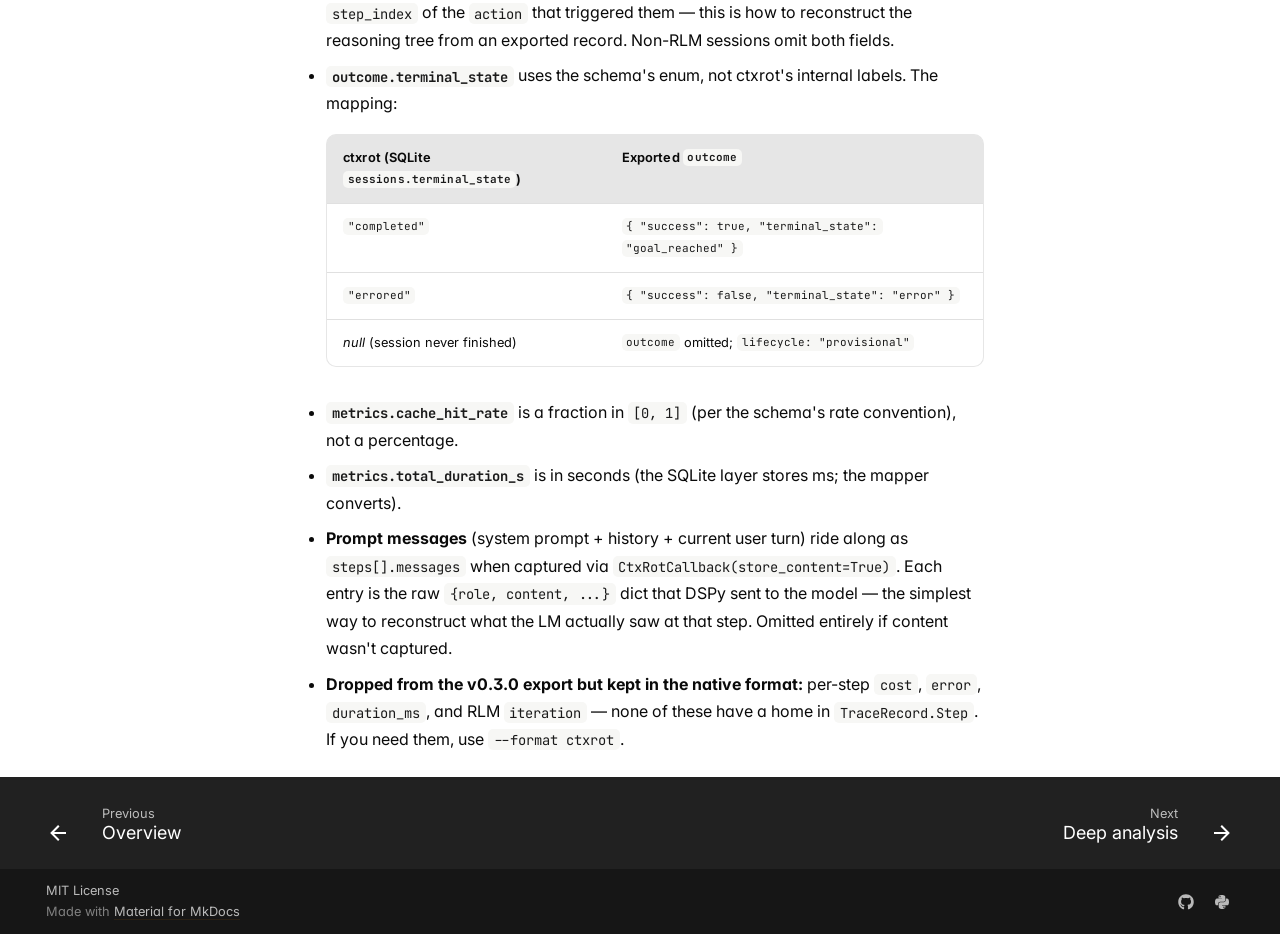
<file: export/index.html>
<!doctype html>
<html lang="en" class="no-js">
  <head>
    
      <meta charset="utf-8">
      <meta name="viewport" content="width=device-width,initial-scale=1">
      
        <meta name="description" content="Understand your ReAct agent's context window and fight context rot.">
      
      
        <meta name="author" content="William Brach">
      
      
        <link rel="canonical" href="https://williambrach.github.io/ctxrot/export/">
      
      
        <link rel="prev" href="../concepts/">
      
      
        <link rel="next" href="../deep-analysis/">
      
      
        
      
      
      <link rel="icon" href="../assets/favicon.png">
      <meta name="generator" content="mkdocs-1.6.1, mkdocs-material-9.7.6">
    
    
      
        <title>Export - ctxrot</title>
      
    
    
      <link rel="stylesheet" href="../assets/stylesheets/main.484c7ddc.min.css">
      
        
        <link rel="stylesheet" href="../assets/stylesheets/palette.ab4e12ef.min.css">
      
      


    
    
      
    
    
      
        
        
        <link rel="preconnect" href="https://fonts.gstatic.com" crossorigin>
        <link rel="stylesheet" href="https://fonts.googleapis.com/css?family=Inter:300,300i,400,400i,700,700i%7CJetBrains+Mono:400,400i,700,700i&display=fallback">
        <style>:root{--md-text-font:"Inter";--md-code-font:"JetBrains Mono"}</style>
      
    
    
      <link rel="stylesheet" href="../assets/_mkdocstrings.css">
    
      <link rel="stylesheet" href="../assets/stylesheets/extra.css">
    
    <script>__md_scope=new URL("..",location),__md_hash=e=>[...e].reduce(((e,_)=>(e<<5)-e+_.charCodeAt(0)),0),__md_get=(e,_=localStorage,t=__md_scope)=>JSON.parse(_.getItem(t.pathname+"."+e)),__md_set=(e,_,t=localStorage,a=__md_scope)=>{try{t.setItem(a.pathname+"."+e,JSON.stringify(_))}catch(e){}}</script>
    
      

    
    
  </head>
  
  
    
    
      
    
    
    
    
    <body dir="ltr" data-md-color-scheme="default" data-md-color-primary="custom" data-md-color-accent="custom">
  
    
    <input class="md-toggle" data-md-toggle="drawer" type="checkbox" id="__drawer" autocomplete="off">
    <input class="md-toggle" data-md-toggle="search" type="checkbox" id="__search" autocomplete="off">
    <label class="md-overlay" for="__drawer"></label>
    <div data-md-component="skip">
      
        
        <a href="#export" class="md-skip">
          Skip to content
        </a>
      
    </div>
    <div data-md-component="announce">
      
    </div>
    
    
      

<header class="md-header" data-md-component="header">
  <nav class="md-header__inner md-grid" aria-label="Header">
    <a href=".." title="ctxrot" class="md-header__button md-logo" aria-label="ctxrot" data-md-component="logo">
      
  <img src="../assets/logo.png" alt="logo">

    </a>
    <label class="md-header__button md-icon" for="__drawer">
      
      <svg xmlns="http://www.w3.org/2000/svg" viewBox="0 0 24 24"><path d="M3 6h18v2H3zm0 5h18v2H3zm0 5h18v2H3z"/></svg>
    </label>
    <div class="md-header__title" data-md-component="header-title">
      <div class="md-header__ellipsis">
        <div class="md-header__topic">
          <span class="md-ellipsis">
            ctxrot
          </span>
        </div>
        <div class="md-header__topic" data-md-component="header-topic">
          <span class="md-ellipsis">
            
              Export
            
          </span>
        </div>
      </div>
    </div>
    
      
        <form class="md-header__option" data-md-component="palette">
  
    
    
    
    <input class="md-option" data-md-color-media="(prefers-color-scheme: light)" data-md-color-scheme="default" data-md-color-primary="custom" data-md-color-accent="custom"  aria-label="Switch to dark mode"  type="radio" name="__palette" id="__palette_0">
    
      <label class="md-header__button md-icon" title="Switch to dark mode" for="__palette_1" hidden>
        <svg xmlns="http://www.w3.org/2000/svg" viewBox="0 0 24 24"><path d="m17.75 4.09-2.53 1.94.91 3.06-2.63-1.81-2.63 1.81.91-3.06-2.53-1.94L12.44 4l1.06-3 1.06 3zm3.5 6.91-1.64 1.25.59 1.98-1.7-1.17-1.7 1.17.59-1.98L15.75 11l2.06-.05L18.5 9l.69 1.95zm-2.28 4.95c.83-.08 1.72 1.1 1.19 1.85-.32.45-.66.87-1.08 1.27C15.17 23 8.84 23 4.94 19.07c-3.91-3.9-3.91-10.24 0-14.14.4-.4.82-.76 1.27-1.08.75-.53 1.93.36 1.85 1.19-.27 2.86.69 5.83 2.89 8.02a9.96 9.96 0 0 0 8.02 2.89m-1.64 2.02a12.08 12.08 0 0 1-7.8-3.47c-2.17-2.19-3.33-5-3.49-7.82-2.81 3.14-2.7 7.96.31 10.98 3.02 3.01 7.84 3.12 10.98.31"/></svg>
      </label>
    
  
    
    
    
    <input class="md-option" data-md-color-media="(prefers-color-scheme: dark)" data-md-color-scheme="slate" data-md-color-primary="custom" data-md-color-accent="custom"  aria-label="Switch to light mode"  type="radio" name="__palette" id="__palette_1">
    
      <label class="md-header__button md-icon" title="Switch to light mode" for="__palette_0" hidden>
        <svg xmlns="http://www.w3.org/2000/svg" viewBox="0 0 24 24"><path d="M12 7a5 5 0 0 1 5 5 5 5 0 0 1-5 5 5 5 0 0 1-5-5 5 5 0 0 1 5-5m0 2a3 3 0 0 0-3 3 3 3 0 0 0 3 3 3 3 0 0 0 3-3 3 3 0 0 0-3-3m0-7 2.39 3.42C13.65 5.15 12.84 5 12 5s-1.65.15-2.39.42zM3.34 7l4.16-.35A7.2 7.2 0 0 0 5.94 8.5c-.44.74-.69 1.5-.83 2.29zm.02 10 1.76-3.77a7.131 7.131 0 0 0 2.38 4.14zM20.65 7l-1.77 3.79a7.02 7.02 0 0 0-2.38-4.15zm-.01 10-4.14.36c.59-.51 1.12-1.14 1.54-1.86.42-.73.69-1.5.83-2.29zM12 22l-2.41-3.44c.74.27 1.55.44 2.41.44.82 0 1.63-.17 2.37-.44z"/></svg>
      </label>
    
  
</form>
      
    
    
      <script>var palette=__md_get("__palette");if(palette&&palette.color){if("(prefers-color-scheme)"===palette.color.media){var media=matchMedia("(prefers-color-scheme: light)"),input=document.querySelector(media.matches?"[data-md-color-media='(prefers-color-scheme: light)']":"[data-md-color-media='(prefers-color-scheme: dark)']");palette.color.media=input.getAttribute("data-md-color-media"),palette.color.scheme=input.getAttribute("data-md-color-scheme"),palette.color.primary=input.getAttribute("data-md-color-primary"),palette.color.accent=input.getAttribute("data-md-color-accent")}for(var[key,value]of Object.entries(palette.color))document.body.setAttribute("data-md-color-"+key,value)}</script>
    
    
    
      
      
        <label class="md-header__button md-icon" for="__search">
          
          <svg xmlns="http://www.w3.org/2000/svg" viewBox="0 0 24 24"><path d="M9.5 3A6.5 6.5 0 0 1 16 9.5c0 1.61-.59 3.09-1.56 4.23l.27.27h.79l5 5-1.5 1.5-5-5v-.79l-.27-.27A6.52 6.52 0 0 1 9.5 16 6.5 6.5 0 0 1 3 9.5 6.5 6.5 0 0 1 9.5 3m0 2C7 5 5 7 5 9.5S7 14 9.5 14 14 12 14 9.5 12 5 9.5 5"/></svg>
        </label>
        <div class="md-search" data-md-component="search" role="dialog">
  <label class="md-search__overlay" for="__search"></label>
  <div class="md-search__inner" role="search">
    <form class="md-search__form" name="search">
      <input type="text" class="md-search__input" name="query" aria-label="Search" placeholder="Search" autocapitalize="off" autocorrect="off" autocomplete="off" spellcheck="false" data-md-component="search-query" required>
      <label class="md-search__icon md-icon" for="__search">
        
        <svg xmlns="http://www.w3.org/2000/svg" viewBox="0 0 24 24"><path d="M9.5 3A6.5 6.5 0 0 1 16 9.5c0 1.61-.59 3.09-1.56 4.23l.27.27h.79l5 5-1.5 1.5-5-5v-.79l-.27-.27A6.52 6.52 0 0 1 9.5 16 6.5 6.5 0 0 1 3 9.5 6.5 6.5 0 0 1 9.5 3m0 2C7 5 5 7 5 9.5S7 14 9.5 14 14 12 14 9.5 12 5 9.5 5"/></svg>
        
        <svg xmlns="http://www.w3.org/2000/svg" viewBox="0 0 24 24"><path d="M20 11v2H8l5.5 5.5-1.42 1.42L4.16 12l7.92-7.92L13.5 5.5 8 11z"/></svg>
      </label>
      <nav class="md-search__options" aria-label="Search">
        
        <button type="reset" class="md-search__icon md-icon" title="Clear" aria-label="Clear" tabindex="-1">
          
          <svg xmlns="http://www.w3.org/2000/svg" viewBox="0 0 24 24"><path d="M19 6.41 17.59 5 12 10.59 6.41 5 5 6.41 10.59 12 5 17.59 6.41 19 12 13.41 17.59 19 19 17.59 13.41 12z"/></svg>
        </button>
      </nav>
      
        <div class="md-search__suggest" data-md-component="search-suggest"></div>
      
    </form>
    <div class="md-search__output">
      <div class="md-search__scrollwrap" tabindex="0" data-md-scrollfix>
        <div class="md-search-result" data-md-component="search-result">
          <div class="md-search-result__meta">
            Initializing search
          </div>
          <ol class="md-search-result__list" role="presentation"></ol>
        </div>
      </div>
    </div>
  </div>
</div>
      
    
    
      <div class="md-header__source">
        <a href="https://github.com/williambrach/ctxrot" title="Go to repository" class="md-source" data-md-component="source">
  <div class="md-source__icon md-icon">
    
    <svg xmlns="http://www.w3.org/2000/svg" viewBox="0 0 512 512"><!--! Font Awesome Free 7.1.0 by @fontawesome - https://fontawesome.com License - https://fontawesome.com/license/free (Icons: CC BY 4.0, Fonts: SIL OFL 1.1, Code: MIT License) Copyright 2025 Fonticons, Inc.--><path d="M173.9 397.4c0 2-2.3 3.6-5.2 3.6-3.3.3-5.6-1.3-5.6-3.6 0-2 2.3-3.6 5.2-3.6 3-.3 5.6 1.3 5.6 3.6m-31.1-4.5c-.7 2 1.3 4.3 4.3 4.9 2.6 1 5.6 0 6.2-2s-1.3-4.3-4.3-5.2c-2.6-.7-5.5.3-6.2 2.3m44.2-1.7c-2.9.7-4.9 2.6-4.6 4.9.3 2 2.9 3.3 5.9 2.6 2.9-.7 4.9-2.6 4.6-4.6-.3-1.9-3-3.2-5.9-2.9M252.8 8C114.1 8 8 113.3 8 252c0 110.9 69.8 205.8 169.5 239.2 12.8 2.3 17.3-5.6 17.3-12.1 0-6.2-.3-40.4-.3-61.4 0 0-70 15-84.7-29.8 0 0-11.4-29.1-27.8-36.6 0 0-22.9-15.7 1.6-15.4 0 0 24.9 2 38.6 25.8 21.9 38.6 58.6 27.5 72.9 20.9 2.3-16 8.8-27.1 16-33.7-55.9-6.2-112.3-14.3-112.3-110.5 0-27.5 7.6-41.3 23.6-58.9-2.6-6.5-11.1-33.3 2.6-67.9 20.9-6.5 69 27 69 27 20-5.6 41.5-8.5 62.8-8.5s42.8 2.9 62.8 8.5c0 0 48.1-33.6 69-27 13.7 34.7 5.2 61.4 2.6 67.9 16 17.7 25.8 31.5 25.8 58.9 0 96.5-58.9 104.2-114.8 110.5 9.2 7.9 17 22.9 17 46.4 0 33.7-.3 75.4-.3 83.6 0 6.5 4.6 14.4 17.3 12.1C436.2 457.8 504 362.9 504 252 504 113.3 391.5 8 252.8 8M105.2 352.9c-1.3 1-1 3.3.7 5.2 1.6 1.6 3.9 2.3 5.2 1 1.3-1 1-3.3-.7-5.2-1.6-1.6-3.9-2.3-5.2-1m-10.8-8.1c-.7 1.3.3 2.9 2.3 3.9 1.6 1 3.6.7 4.3-.7.7-1.3-.3-2.9-2.3-3.9-2-.6-3.6-.3-4.3.7m32.4 35.6c-1.6 1.3-1 4.3 1.3 6.2 2.3 2.3 5.2 2.6 6.5 1 1.3-1.3.7-4.3-1.3-6.2-2.2-2.3-5.2-2.6-6.5-1m-11.4-14.7c-1.6 1-1.6 3.6 0 5.9s4.3 3.3 5.6 2.3c1.6-1.3 1.6-3.9 0-6.2-1.4-2.3-4-3.3-5.6-2"/></svg>
  </div>
  <div class="md-source__repository">
    williambrach/ctxrot
  </div>
</a>
      </div>
    
  </nav>
  
</header>
    
    <div class="md-container" data-md-component="container">
      
      
        
          
            
<nav class="md-tabs" aria-label="Tabs" data-md-component="tabs">
  <div class="md-grid">
    <ul class="md-tabs__list">
      
        
  
  
  
  
    <li class="md-tabs__item">
      <a href=".." class="md-tabs__link">
        
  
  
    
  
  ctxrot

      </a>
    </li>
  

      
        
  
  
  
  
    
    
      <li class="md-tabs__item">
        <a href="../quickstart/" class="md-tabs__link">
          
  
  
    
  
  Get Started

        </a>
      </li>
    
  

      
        
  
  
  
    
  
  
    
    
      <li class="md-tabs__item md-tabs__item--active">
        <a href="../concepts/" class="md-tabs__link">
          
  
  
    
  
  Concepts

        </a>
      </li>
    
  

      
        
  
  
  
  
    
    
      <li class="md-tabs__item">
        <a href="../cli/" class="md-tabs__link">
          
  
  
    
  
  Reference

        </a>
      </li>
    
  

      
    </ul>
  </div>
</nav>
          
        
      
      <main class="md-main" data-md-component="main">
        <div class="md-main__inner md-grid">
          
            
              
              <div class="md-sidebar md-sidebar--primary" data-md-component="sidebar" data-md-type="navigation" >
                <div class="md-sidebar__scrollwrap">
                  <div class="md-sidebar__inner">
                    


  


<nav class="md-nav md-nav--primary md-nav--lifted" aria-label="Navigation" data-md-level="0">
  <label class="md-nav__title" for="__drawer">
    <a href=".." title="ctxrot" class="md-nav__button md-logo" aria-label="ctxrot" data-md-component="logo">
      
  <img src="../assets/logo.png" alt="logo">

    </a>
    ctxrot
  </label>
  
    <div class="md-nav__source">
      <a href="https://github.com/williambrach/ctxrot" title="Go to repository" class="md-source" data-md-component="source">
  <div class="md-source__icon md-icon">
    
    <svg xmlns="http://www.w3.org/2000/svg" viewBox="0 0 512 512"><!--! Font Awesome Free 7.1.0 by @fontawesome - https://fontawesome.com License - https://fontawesome.com/license/free (Icons: CC BY 4.0, Fonts: SIL OFL 1.1, Code: MIT License) Copyright 2025 Fonticons, Inc.--><path d="M173.9 397.4c0 2-2.3 3.6-5.2 3.6-3.3.3-5.6-1.3-5.6-3.6 0-2 2.3-3.6 5.2-3.6 3-.3 5.6 1.3 5.6 3.6m-31.1-4.5c-.7 2 1.3 4.3 4.3 4.9 2.6 1 5.6 0 6.2-2s-1.3-4.3-4.3-5.2c-2.6-.7-5.5.3-6.2 2.3m44.2-1.7c-2.9.7-4.9 2.6-4.6 4.9.3 2 2.9 3.3 5.9 2.6 2.9-.7 4.9-2.6 4.6-4.6-.3-1.9-3-3.2-5.9-2.9M252.8 8C114.1 8 8 113.3 8 252c0 110.9 69.8 205.8 169.5 239.2 12.8 2.3 17.3-5.6 17.3-12.1 0-6.2-.3-40.4-.3-61.4 0 0-70 15-84.7-29.8 0 0-11.4-29.1-27.8-36.6 0 0-22.9-15.7 1.6-15.4 0 0 24.9 2 38.6 25.8 21.9 38.6 58.6 27.5 72.9 20.9 2.3-16 8.8-27.1 16-33.7-55.9-6.2-112.3-14.3-112.3-110.5 0-27.5 7.6-41.3 23.6-58.9-2.6-6.5-11.1-33.3 2.6-67.9 20.9-6.5 69 27 69 27 20-5.6 41.5-8.5 62.8-8.5s42.8 2.9 62.8 8.5c0 0 48.1-33.6 69-27 13.7 34.7 5.2 61.4 2.6 67.9 16 17.7 25.8 31.5 25.8 58.9 0 96.5-58.9 104.2-114.8 110.5 9.2 7.9 17 22.9 17 46.4 0 33.7-.3 75.4-.3 83.6 0 6.5 4.6 14.4 17.3 12.1C436.2 457.8 504 362.9 504 252 504 113.3 391.5 8 252.8 8M105.2 352.9c-1.3 1-1 3.3.7 5.2 1.6 1.6 3.9 2.3 5.2 1 1.3-1 1-3.3-.7-5.2-1.6-1.6-3.9-2.3-5.2-1m-10.8-8.1c-.7 1.3.3 2.9 2.3 3.9 1.6 1 3.6.7 4.3-.7.7-1.3-.3-2.9-2.3-3.9-2-.6-3.6-.3-4.3.7m32.4 35.6c-1.6 1.3-1 4.3 1.3 6.2 2.3 2.3 5.2 2.6 6.5 1 1.3-1.3.7-4.3-1.3-6.2-2.2-2.3-5.2-2.6-6.5-1m-11.4-14.7c-1.6 1-1.6 3.6 0 5.9s4.3 3.3 5.6 2.3c1.6-1.3 1.6-3.9 0-6.2-1.4-2.3-4-3.3-5.6-2"/></svg>
  </div>
  <div class="md-source__repository">
    williambrach/ctxrot
  </div>
</a>
    </div>
  
  <ul class="md-nav__list" data-md-scrollfix>
    
      
      
  
  
  
  
    <li class="md-nav__item">
      <a href=".." class="md-nav__link">
        
  
  
  <span class="md-ellipsis">
    
  
    ctxrot
  

    
  </span>
  
  

      </a>
    </li>
  

    
      
      
  
  
  
  
    
    
      
        
      
        
      
    
    
    
      
      
        
      
    
    
    <li class="md-nav__item md-nav__item--nested">
      
        
        
        <input class="md-nav__toggle md-toggle " type="checkbox" id="__nav_2" >
        
          
          <label class="md-nav__link" for="__nav_2" id="__nav_2_label" tabindex="0">
            
  
  
  <span class="md-ellipsis">
    
  
    Get Started
  

    
  </span>
  
  

            <span class="md-nav__icon md-icon"></span>
          </label>
        
        <nav class="md-nav" data-md-level="1" aria-labelledby="__nav_2_label" aria-expanded="false">
          <label class="md-nav__title" for="__nav_2">
            <span class="md-nav__icon md-icon"></span>
            
  
    Get Started
  

          </label>
          <ul class="md-nav__list" data-md-scrollfix>
            
              
                
  
  
  
  
    <li class="md-nav__item">
      <a href="../quickstart/" class="md-nav__link">
        
  
  
  <span class="md-ellipsis">
    
  
    Quickstart
  

    
  </span>
  
  

      </a>
    </li>
  

              
            
              
                
  
  
  
  
    <li class="md-nav__item">
      <a href="../examples/" class="md-nav__link">
        
  
  
  <span class="md-ellipsis">
    
  
    Examples
  

    
  </span>
  
  

      </a>
    </li>
  

              
            
          </ul>
        </nav>
      
    </li>
  

    
      
      
  
  
    
  
  
  
    
    
      
        
      
        
      
        
      
    
    
    
      
        
        
      
      
        
      
    
    
    <li class="md-nav__item md-nav__item--active md-nav__item--section md-nav__item--nested">
      
        
        
        <input class="md-nav__toggle md-toggle " type="checkbox" id="__nav_3" checked>
        
          
          <label class="md-nav__link" for="__nav_3" id="__nav_3_label" tabindex="">
            
  
  
  <span class="md-ellipsis">
    
  
    Concepts
  

    
  </span>
  
  

            <span class="md-nav__icon md-icon"></span>
          </label>
        
        <nav class="md-nav" data-md-level="1" aria-labelledby="__nav_3_label" aria-expanded="true">
          <label class="md-nav__title" for="__nav_3">
            <span class="md-nav__icon md-icon"></span>
            
  
    Concepts
  

          </label>
          <ul class="md-nav__list" data-md-scrollfix>
            
              
                
  
  
  
  
    <li class="md-nav__item">
      <a href="../concepts/" class="md-nav__link">
        
  
  
  <span class="md-ellipsis">
    
  
    Overview
  

    
  </span>
  
  

      </a>
    </li>
  

              
            
              
                
  
  
    
  
  
  
    <li class="md-nav__item md-nav__item--active">
      
      <input class="md-nav__toggle md-toggle" type="checkbox" id="__toc">
      
      
        
      
      
        <label class="md-nav__link md-nav__link--active" for="__toc">
          
  
  
  <span class="md-ellipsis">
    
  
    Export
  

    
  </span>
  
  

          <span class="md-nav__icon md-icon"></span>
        </label>
      
      <a href="./" class="md-nav__link md-nav__link--active">
        
  
  
  <span class="md-ellipsis">
    
  
    Export
  

    
  </span>
  
  

      </a>
      
        

<nav class="md-nav md-nav--secondary" aria-label="Table of contents">
  
  
  
    
  
  
    <label class="md-nav__title" for="__toc">
      <span class="md-nav__icon md-icon"></span>
      Table of contents
    </label>
    <ul class="md-nav__list" data-md-component="toc" data-md-scrollfix>
      
        <li class="md-nav__item">
  <a href="#privacy" class="md-nav__link">
    <span class="md-ellipsis">
      
        Privacy
      
    </span>
  </a>
  
</li>
      
        <li class="md-nav__item">
  <a href="#selecting-sessions" class="md-nav__link">
    <span class="md-ellipsis">
      
        Selecting sessions
      
    </span>
  </a>
  
</li>
      
        <li class="md-nav__item">
  <a href="#flags" class="md-nav__link">
    <span class="md-ellipsis">
      
        Flags
      
    </span>
  </a>
  
</li>
      
        <li class="md-nav__item">
  <a href="#examples" class="md-nav__link">
    <span class="md-ellipsis">
      
        Examples
      
    </span>
  </a>
  
</li>
      
        <li class="md-nav__item">
  <a href="#record-shape-opentraces-v030" class="md-nav__link">
    <span class="md-ellipsis">
      
        Record shape (opentraces v0.3.0)
      
    </span>
  </a>
  
</li>
      
    </ul>
  
</nav>
      
    </li>
  

              
            
              
                
  
  
  
  
    <li class="md-nav__item">
      <a href="../deep-analysis/" class="md-nav__link">
        
  
  
  <span class="md-ellipsis">
    
  
    Deep analysis
  

    
  </span>
  
  

      </a>
    </li>
  

              
            
          </ul>
        </nav>
      
    </li>
  

    
      
      
  
  
  
  
    
    
      
        
      
        
      
    
    
    
      
      
        
      
    
    
    <li class="md-nav__item md-nav__item--nested">
      
        
        
        <input class="md-nav__toggle md-toggle " type="checkbox" id="__nav_4" >
        
          
          <label class="md-nav__link" for="__nav_4" id="__nav_4_label" tabindex="0">
            
  
  
  <span class="md-ellipsis">
    
  
    Reference
  

    
  </span>
  
  

            <span class="md-nav__icon md-icon"></span>
          </label>
        
        <nav class="md-nav" data-md-level="1" aria-labelledby="__nav_4_label" aria-expanded="false">
          <label class="md-nav__title" for="__nav_4">
            <span class="md-nav__icon md-icon"></span>
            
  
    Reference
  

          </label>
          <ul class="md-nav__list" data-md-scrollfix>
            
              
                
  
  
  
  
    <li class="md-nav__item">
      <a href="../cli/" class="md-nav__link">
        
  
  
  <span class="md-ellipsis">
    
  
    CLI
  

    
  </span>
  
  

      </a>
    </li>
  

              
            
              
                
  
  
  
  
    <li class="md-nav__item">
      <a href="../api/" class="md-nav__link">
        
  
  
  <span class="md-ellipsis">
    
  
    Python API
  

    
  </span>
  
  

      </a>
    </li>
  

              
            
          </ul>
        </nav>
      
    </li>
  

    
  </ul>
</nav>
                  </div>
                </div>
              </div>
            
            
              
              <div class="md-sidebar md-sidebar--secondary" data-md-component="sidebar" data-md-type="toc" >
                <div class="md-sidebar__scrollwrap">
                  <div class="md-sidebar__inner">
                    

<nav class="md-nav md-nav--secondary" aria-label="Table of contents">
  
  
  
    
  
  
    <label class="md-nav__title" for="__toc">
      <span class="md-nav__icon md-icon"></span>
      Table of contents
    </label>
    <ul class="md-nav__list" data-md-component="toc" data-md-scrollfix>
      
        <li class="md-nav__item">
  <a href="#privacy" class="md-nav__link">
    <span class="md-ellipsis">
      
        Privacy
      
    </span>
  </a>
  
</li>
      
        <li class="md-nav__item">
  <a href="#selecting-sessions" class="md-nav__link">
    <span class="md-ellipsis">
      
        Selecting sessions
      
    </span>
  </a>
  
</li>
      
        <li class="md-nav__item">
  <a href="#flags" class="md-nav__link">
    <span class="md-ellipsis">
      
        Flags
      
    </span>
  </a>
  
</li>
      
        <li class="md-nav__item">
  <a href="#examples" class="md-nav__link">
    <span class="md-ellipsis">
      
        Examples
      
    </span>
  </a>
  
</li>
      
        <li class="md-nav__item">
  <a href="#record-shape-opentraces-v030" class="md-nav__link">
    <span class="md-ellipsis">
      
        Record shape (opentraces v0.3.0)
      
    </span>
  </a>
  
</li>
      
    </ul>
  
</nav>
                  </div>
                </div>
              </div>
            
          
          
            <div class="md-content" data-md-component="content">
              
              <article class="md-content__inner md-typeset">
                
                  


  
  


<h1 id="export">Export<a class="headerlink" href="#export" title="Permanent link">&para;</a></h1>
<p><code>ctxrot export</code> emits one session per line as JSONL. The default format matches the <a href="https://www.opentraces.ai/schema/latest">opentraces</a> <code>TraceRecord</code> schema v0.3.0, so ctxrot sessions can be shared, archived, or handed off to opentraces for publishing to the Hugging Face Hub without re-mapping.</p>
<h2 id="privacy">Privacy<a class="headerlink" href="#privacy" title="Permanent link">&para;</a></h2>
<div class="admonition warning">
<p class="admonition-title">Content is exported raw</p>
<p><code>export</code> emits <strong>raw LM messages, completions, and tool I/O</strong> whenever they were captured at run time (i.e. <code>CtxRotCallback(store_content=True)</code>). ctxrot prints a warning once at the start of every export; reviewing the output for secrets and PII before sharing it is your responsibility.</p>
</div>
<p>If content was <em>not</em> captured, those fields pass through as <code>null</code> — ctxrot does not retroactively reconstruct them. Redaction is on the roadmap but not yet available.</p>
<h2 id="selecting-sessions">Selecting sessions<a class="headerlink" href="#selecting-sessions" title="Permanent link">&para;</a></h2>
<p>Filters compose with <strong>AND</strong>; explicit <code>--session</code> bypasses everything else.</p>
<table>
<thead>
<tr>
<th>Flags</th>
<th>What you get</th>
</tr>
</thead>
<tbody>
<tr>
<td><em>(none)</em></td>
<td>Latest session (same default as <code>analyze</code> / <code>deep-analyze</code>)</td>
</tr>
<tr>
<td><code>--all</code></td>
<td>Every session in the DB</td>
</tr>
<tr>
<td><code>-s ID</code> (repeatable)</td>
<td>Explicit session IDs</td>
</tr>
<tr>
<td><code>--since DT</code> / <code>--until DT</code></td>
<td>ISO-datetime range on session start time</td>
</tr>
<tr>
<td><code>--only-errored</code> / <code>--only-completed</code></td>
<td>Terminal-state filter (mutually exclusive)</td>
</tr>
</tbody>
</table>
<h2 id="flags">Flags<a class="headerlink" href="#flags" title="Permanent link">&para;</a></h2>
<div class="language-text highlight"><pre><span></span><code><span id="__span-0-1"><a id="__codelineno-0-1" name="__codelineno-0-1" href="#__codelineno-0-1"></a>Usage: ctxrot export [OPTIONS]
</span><span id="__span-0-2"><a id="__codelineno-0-2" name="__codelineno-0-2" href="#__codelineno-0-2"></a>
</span><span id="__span-0-3"><a id="__codelineno-0-3" name="__codelineno-0-3" href="#__codelineno-0-3"></a>Options:
</span><span id="__span-0-4"><a id="__codelineno-0-4" name="__codelineno-0-4" href="#__codelineno-0-4"></a>  --db              -d   TEXT     SQLite database path            [default: ctxrot.db]
</span><span id="__span-0-5"><a id="__codelineno-0-5" name="__codelineno-0-5" href="#__codelineno-0-5"></a>  --session         -s   TEXT     Session ID (repeatable for multiple IDs)
</span><span id="__span-0-6"><a id="__codelineno-0-6" name="__codelineno-0-6" href="#__codelineno-0-6"></a>  --all                           Export every session in the DB
</span><span id="__span-0-7"><a id="__codelineno-0-7" name="__codelineno-0-7" href="#__codelineno-0-7"></a>  --since                TEXT     Sessions started at/after this ISO datetime
</span><span id="__span-0-8"><a id="__codelineno-0-8" name="__codelineno-0-8" href="#__codelineno-0-8"></a>  --until                TEXT     Sessions started at/before this ISO datetime
</span><span id="__span-0-9"><a id="__codelineno-0-9" name="__codelineno-0-9" href="#__codelineno-0-9"></a>  --only-errored                  Only sessions with terminal_state=&#39;errored&#39;
</span><span id="__span-0-10"><a id="__codelineno-0-10" name="__codelineno-0-10" href="#__codelineno-0-10"></a>  --only-completed                Only sessions with terminal_state=&#39;completed&#39;
</span><span id="__span-0-11"><a id="__codelineno-0-11" name="__codelineno-0-11" href="#__codelineno-0-11"></a>  --format          -f   TEXT     &quot;opentraces&quot; or &quot;ctxrot&quot;         [default: opentraces]
</span><span id="__span-0-12"><a id="__codelineno-0-12" name="__codelineno-0-12" href="#__codelineno-0-12"></a>  --output          -o   TEXT     Output file path (stdout if omitted)
</span></code></pre></div>
<h2 id="examples">Examples<a class="headerlink" href="#examples" title="Permanent link">&para;</a></h2>
<div class="language-bash highlight"><pre><span></span><code><span id="__span-1-1"><a id="__codelineno-1-1" name="__codelineno-1-1" href="#__codelineno-1-1"></a><span class="c1"># Latest session to a file</span>
</span><span id="__span-1-2"><a id="__codelineno-1-2" name="__codelineno-1-2" href="#__codelineno-1-2"></a>ctxrot<span class="w"> </span><span class="nb">export</span><span class="w"> </span>-o<span class="w"> </span>latest.jsonl
</span><span id="__span-1-3"><a id="__codelineno-1-3" name="__codelineno-1-3" href="#__codelineno-1-3"></a>
</span><span id="__span-1-4"><a id="__codelineno-1-4" name="__codelineno-1-4" href="#__codelineno-1-4"></a><span class="c1"># Everything in the DB</span>
</span><span id="__span-1-5"><a id="__codelineno-1-5" name="__codelineno-1-5" href="#__codelineno-1-5"></a>ctxrot<span class="w"> </span><span class="nb">export</span><span class="w"> </span>--all<span class="w"> </span>-o<span class="w"> </span>all.jsonl
</span><span id="__span-1-6"><a id="__codelineno-1-6" name="__codelineno-1-6" href="#__codelineno-1-6"></a>
</span><span id="__span-1-7"><a id="__codelineno-1-7" name="__codelineno-1-7" href="#__codelineno-1-7"></a><span class="c1"># A few specific sessions</span>
</span><span id="__span-1-8"><a id="__codelineno-1-8" name="__codelineno-1-8" href="#__codelineno-1-8"></a>ctxrot<span class="w"> </span><span class="nb">export</span><span class="w"> </span>-s<span class="w"> </span>7a3f9e2c1d0b<span class="w"> </span>-s<span class="w"> </span>9b1c2d3e4f5a<span class="w"> </span>-o<span class="w"> </span>picked.jsonl
</span><span id="__span-1-9"><a id="__codelineno-1-9" name="__codelineno-1-9" href="#__codelineno-1-9"></a>
</span><span id="__span-1-10"><a id="__codelineno-1-10" name="__codelineno-1-10" href="#__codelineno-1-10"></a><span class="c1"># All failed sessions on or after April 6, 2026</span>
</span><span id="__span-1-11"><a id="__codelineno-1-11" name="__codelineno-1-11" href="#__codelineno-1-11"></a>ctxrot<span class="w"> </span><span class="nb">export</span><span class="w"> </span>--since<span class="w"> </span><span class="m">2026</span>-04-06<span class="w"> </span>--only-errored<span class="w"> </span>-o<span class="w"> </span>failures.jsonl
</span><span id="__span-1-12"><a id="__codelineno-1-12" name="__codelineno-1-12" href="#__codelineno-1-12"></a>
</span><span id="__span-1-13"><a id="__codelineno-1-13" name="__codelineno-1-13" href="#__codelineno-1-13"></a><span class="c1"># Native ctxrot format (debug / roundtrip)</span>
</span><span id="__span-1-14"><a id="__codelineno-1-14" name="__codelineno-1-14" href="#__codelineno-1-14"></a>ctxrot<span class="w"> </span><span class="nb">export</span><span class="w"> </span>--all<span class="w"> </span>--format<span class="w"> </span>ctxrot<span class="w"> </span>-o<span class="w"> </span>all-native.jsonl
</span></code></pre></div>
<h2 id="record-shape-opentraces-v030">Record shape (opentraces v0.3.0)<a class="headerlink" href="#record-shape-opentraces-v030" title="Permanent link">&para;</a></h2>
<p>One JSONL line per session. Abridged example:</p>
<div class="language-json highlight"><pre><span></span><code><span id="__span-2-1"><a id="__codelineno-2-1" name="__codelineno-2-1" href="#__codelineno-2-1"></a><span class="p">{</span>
</span><span id="__span-2-2"><a id="__codelineno-2-2" name="__codelineno-2-2" href="#__codelineno-2-2"></a><span class="w">  </span><span class="nt">&quot;schema_version&quot;</span><span class="p">:</span><span class="w"> </span><span class="s2">&quot;0.3.0&quot;</span><span class="p">,</span>
</span><span id="__span-2-3"><a id="__codelineno-2-3" name="__codelineno-2-3" href="#__codelineno-2-3"></a><span class="w">  </span><span class="nt">&quot;trace_id&quot;</span><span class="p">:</span><span class="w"> </span><span class="s2">&quot;7a3f9e2c1d0b&quot;</span><span class="p">,</span>
</span><span id="__span-2-4"><a id="__codelineno-2-4" name="__codelineno-2-4" href="#__codelineno-2-4"></a><span class="w">  </span><span class="nt">&quot;session_id&quot;</span><span class="p">:</span><span class="w"> </span><span class="s2">&quot;7a3f9e2c1d0b&quot;</span><span class="p">,</span>
</span><span id="__span-2-5"><a id="__codelineno-2-5" name="__codelineno-2-5" href="#__codelineno-2-5"></a><span class="w">  </span><span class="nt">&quot;timestamp_start&quot;</span><span class="p">:</span><span class="w"> </span><span class="s2">&quot;2026-04-22T14:37:26.875+00:00&quot;</span><span class="p">,</span>
</span><span id="__span-2-6"><a id="__codelineno-2-6" name="__codelineno-2-6" href="#__codelineno-2-6"></a><span class="w">  </span><span class="nt">&quot;timestamp_end&quot;</span><span class="p">:</span><span class="w">   </span><span class="s2">&quot;2026-04-22T14:37:29.375+00:00&quot;</span><span class="p">,</span>
</span><span id="__span-2-7"><a id="__codelineno-2-7" name="__codelineno-2-7" href="#__codelineno-2-7"></a><span class="w">  </span><span class="nt">&quot;agent&quot;</span><span class="p">:</span><span class="w">    </span><span class="p">{</span><span class="w"> </span><span class="nt">&quot;name&quot;</span><span class="p">:</span><span class="w"> </span><span class="s2">&quot;rlm&quot;</span><span class="p">,</span><span class="w"> </span><span class="nt">&quot;model&quot;</span><span class="p">:</span><span class="w"> </span><span class="s2">&quot;openai/gpt-4o-mini&quot;</span><span class="w"> </span><span class="p">},</span>
</span><span id="__span-2-8"><a id="__codelineno-2-8" name="__codelineno-2-8" href="#__codelineno-2-8"></a><span class="w">  </span><span class="nt">&quot;outcome&quot;</span><span class="p">:</span><span class="w">  </span><span class="p">{</span><span class="w"> </span><span class="nt">&quot;success&quot;</span><span class="p">:</span><span class="w"> </span><span class="kc">true</span><span class="p">,</span><span class="w"> </span><span class="nt">&quot;terminal_state&quot;</span><span class="p">:</span><span class="w"> </span><span class="s2">&quot;goal_reached&quot;</span><span class="w"> </span><span class="p">},</span>
</span><span id="__span-2-9"><a id="__codelineno-2-9" name="__codelineno-2-9" href="#__codelineno-2-9"></a><span class="w">  </span><span class="nt">&quot;lifecycle&quot;</span><span class="p">:</span><span class="w"> </span><span class="s2">&quot;final&quot;</span><span class="p">,</span>
</span><span id="__span-2-10"><a id="__codelineno-2-10" name="__codelineno-2-10" href="#__codelineno-2-10"></a><span class="w">  </span><span class="nt">&quot;metrics&quot;</span><span class="p">:</span><span class="w"> </span><span class="p">{</span>
</span><span id="__span-2-11"><a id="__codelineno-2-11" name="__codelineno-2-11" href="#__codelineno-2-11"></a><span class="w">    </span><span class="nt">&quot;total_steps&quot;</span><span class="p">:</span><span class="w"> </span><span class="mi">2</span><span class="p">,</span>
</span><span id="__span-2-12"><a id="__codelineno-2-12" name="__codelineno-2-12" href="#__codelineno-2-12"></a><span class="w">    </span><span class="nt">&quot;total_input_tokens&quot;</span><span class="p">:</span><span class="w"> </span><span class="mi">203</span><span class="p">,</span>
</span><span id="__span-2-13"><a id="__codelineno-2-13" name="__codelineno-2-13" href="#__codelineno-2-13"></a><span class="w">    </span><span class="nt">&quot;total_output_tokens&quot;</span><span class="p">:</span><span class="w"> </span><span class="mi">65</span><span class="p">,</span>
</span><span id="__span-2-14"><a id="__codelineno-2-14" name="__codelineno-2-14" href="#__codelineno-2-14"></a><span class="w">    </span><span class="nt">&quot;total_cache_read_tokens&quot;</span><span class="p">:</span><span class="w"> </span><span class="mi">60</span><span class="p">,</span>
</span><span id="__span-2-15"><a id="__codelineno-2-15" name="__codelineno-2-15" href="#__codelineno-2-15"></a><span class="w">    </span><span class="nt">&quot;total_cache_creation_tokens&quot;</span><span class="p">:</span><span class="w"> </span><span class="mi">10</span><span class="p">,</span>
</span><span id="__span-2-16"><a id="__codelineno-2-16" name="__codelineno-2-16" href="#__codelineno-2-16"></a><span class="w">    </span><span class="nt">&quot;total_duration_s&quot;</span><span class="p">:</span><span class="w"> </span><span class="mf">1.7</span><span class="p">,</span>
</span><span id="__span-2-17"><a id="__codelineno-2-17" name="__codelineno-2-17" href="#__codelineno-2-17"></a><span class="w">    </span><span class="nt">&quot;cache_hit_rate&quot;</span><span class="p">:</span><span class="w"> </span><span class="mf">0.2956</span><span class="p">,</span>
</span><span id="__span-2-18"><a id="__codelineno-2-18" name="__codelineno-2-18" href="#__codelineno-2-18"></a><span class="w">    </span><span class="nt">&quot;estimated_cost_usd&quot;</span><span class="p">:</span><span class="w"> </span><span class="mf">0.003</span>
</span><span id="__span-2-19"><a id="__codelineno-2-19" name="__codelineno-2-19" href="#__codelineno-2-19"></a><span class="w">  </span><span class="p">},</span>
</span><span id="__span-2-20"><a id="__codelineno-2-20" name="__codelineno-2-20" href="#__codelineno-2-20"></a><span class="w">  </span><span class="nt">&quot;steps&quot;</span><span class="p">:</span><span class="w"> </span><span class="p">[</span>
</span><span id="__span-2-21"><a id="__codelineno-2-21" name="__codelineno-2-21" href="#__codelineno-2-21"></a><span class="w">    </span><span class="p">{</span>
</span><span id="__span-2-22"><a id="__codelineno-2-22" name="__codelineno-2-22" href="#__codelineno-2-22"></a><span class="w">      </span><span class="nt">&quot;step_index&quot;</span><span class="p">:</span><span class="w"> </span><span class="mi">1</span><span class="p">,</span>
</span><span id="__span-2-23"><a id="__codelineno-2-23" name="__codelineno-2-23" href="#__codelineno-2-23"></a><span class="w">      </span><span class="nt">&quot;role&quot;</span><span class="p">:</span><span class="w"> </span><span class="s2">&quot;assistant&quot;</span><span class="p">,</span>
</span><span id="__span-2-24"><a id="__codelineno-2-24" name="__codelineno-2-24" href="#__codelineno-2-24"></a><span class="w">      </span><span class="nt">&quot;model&quot;</span><span class="p">:</span><span class="w"> </span><span class="s2">&quot;openai/gpt-4o-mini&quot;</span><span class="p">,</span>
</span><span id="__span-2-25"><a id="__codelineno-2-25" name="__codelineno-2-25" href="#__codelineno-2-25"></a><span class="w">      </span><span class="nt">&quot;messages&quot;</span><span class="p">:</span><span class="w"> </span><span class="p">[</span>
</span><span id="__span-2-26"><a id="__codelineno-2-26" name="__codelineno-2-26" href="#__codelineno-2-26"></a><span class="w">        </span><span class="p">{</span><span class="w"> </span><span class="nt">&quot;role&quot;</span><span class="p">:</span><span class="w"> </span><span class="s2">&quot;system&quot;</span><span class="p">,</span><span class="w"> </span><span class="nt">&quot;content&quot;</span><span class="p">:</span><span class="w"> </span><span class="s2">&quot;You are a helpful assistant...&quot;</span><span class="w"> </span><span class="p">},</span>
</span><span id="__span-2-27"><a id="__codelineno-2-27" name="__codelineno-2-27" href="#__codelineno-2-27"></a><span class="w">        </span><span class="p">{</span><span class="w"> </span><span class="nt">&quot;role&quot;</span><span class="p">:</span><span class="w"> </span><span class="s2">&quot;user&quot;</span><span class="p">,</span><span class="w">   </span><span class="nt">&quot;content&quot;</span><span class="p">:</span><span class="w"> </span><span class="s2">&quot;Find me a wine under $20&quot;</span><span class="w"> </span><span class="p">}</span>
</span><span id="__span-2-28"><a id="__codelineno-2-28" name="__codelineno-2-28" href="#__codelineno-2-28"></a><span class="w">      </span><span class="p">],</span>
</span><span id="__span-2-29"><a id="__codelineno-2-29" name="__codelineno-2-29" href="#__codelineno-2-29"></a><span class="w">      </span><span class="nt">&quot;content&quot;</span><span class="p">:</span><span class="w"> </span><span class="s2">&quot;thinking...&quot;</span><span class="p">,</span>
</span><span id="__span-2-30"><a id="__codelineno-2-30" name="__codelineno-2-30" href="#__codelineno-2-30"></a><span class="w">      </span><span class="nt">&quot;timestamp&quot;</span><span class="p">:</span><span class="w"> </span><span class="s2">&quot;2026-04-22T14:37:26.875+00:00&quot;</span><span class="p">,</span>
</span><span id="__span-2-31"><a id="__codelineno-2-31" name="__codelineno-2-31" href="#__codelineno-2-31"></a><span class="w">      </span><span class="nt">&quot;call_type&quot;</span><span class="p">:</span><span class="w"> </span><span class="s2">&quot;action&quot;</span><span class="p">,</span>
</span><span id="__span-2-32"><a id="__codelineno-2-32" name="__codelineno-2-32" href="#__codelineno-2-32"></a><span class="w">      </span><span class="nt">&quot;token_usage&quot;</span><span class="p">:</span><span class="w"> </span><span class="p">{</span><span class="w"> </span><span class="nt">&quot;input_tokens&quot;</span><span class="p">:</span><span class="w"> </span><span class="mi">123</span><span class="p">,</span><span class="w"> </span><span class="nt">&quot;output_tokens&quot;</span><span class="p">:</span><span class="w"> </span><span class="mi">45</span><span class="p">,</span>
</span><span id="__span-2-33"><a id="__codelineno-2-33" name="__codelineno-2-33" href="#__codelineno-2-33"></a><span class="w">                       </span><span class="nt">&quot;cache_read_tokens&quot;</span><span class="p">:</span><span class="w"> </span><span class="mi">20</span><span class="p">,</span><span class="w"> </span><span class="nt">&quot;cache_write_tokens&quot;</span><span class="p">:</span><span class="w"> </span><span class="mi">10</span><span class="w"> </span><span class="p">},</span>
</span><span id="__span-2-34"><a id="__codelineno-2-34" name="__codelineno-2-34" href="#__codelineno-2-34"></a><span class="w">      </span><span class="nt">&quot;tool_calls&quot;</span><span class="p">:</span><span class="w">    </span><span class="p">[</span><span class="w"> </span><span class="p">{</span><span class="w"> </span><span class="nt">&quot;tool_call_id&quot;</span><span class="p">:</span><span class="w"> </span><span class="s2">&quot;t1&quot;</span><span class="p">,</span><span class="w"> </span><span class="nt">&quot;tool_name&quot;</span><span class="p">:</span><span class="w"> </span><span class="s2">&quot;web_search&quot;</span><span class="p">,</span>
</span><span id="__span-2-35"><a id="__codelineno-2-35" name="__codelineno-2-35" href="#__codelineno-2-35"></a><span class="w">                           </span><span class="nt">&quot;input&quot;</span><span class="p">:</span><span class="w"> </span><span class="p">{</span><span class="w"> </span><span class="nt">&quot;q&quot;</span><span class="p">:</span><span class="w"> </span><span class="s2">&quot;...&quot;</span><span class="w"> </span><span class="p">},</span><span class="w"> </span><span class="nt">&quot;duration_ms&quot;</span><span class="p">:</span><span class="w"> </span><span class="mi">279</span><span class="w"> </span><span class="p">}</span><span class="w"> </span><span class="p">],</span>
</span><span id="__span-2-36"><a id="__codelineno-2-36" name="__codelineno-2-36" href="#__codelineno-2-36"></a><span class="w">      </span><span class="nt">&quot;observations&quot;</span><span class="p">:</span><span class="w">  </span><span class="p">[</span><span class="w"> </span><span class="p">{</span><span class="w"> </span><span class="nt">&quot;source_call_id&quot;</span><span class="p">:</span><span class="w"> </span><span class="s2">&quot;t1&quot;</span><span class="p">,</span><span class="w"> </span><span class="nt">&quot;content&quot;</span><span class="p">:</span><span class="w"> </span><span class="s2">&quot;results: ...&quot;</span><span class="w"> </span><span class="p">}</span><span class="w"> </span><span class="p">]</span>
</span><span id="__span-2-37"><a id="__codelineno-2-37" name="__codelineno-2-37" href="#__codelineno-2-37"></a><span class="w">    </span><span class="p">}</span>
</span><span id="__span-2-38"><a id="__codelineno-2-38" name="__codelineno-2-38" href="#__codelineno-2-38"></a><span class="w">  </span><span class="p">],</span>
</span><span id="__span-2-39"><a id="__codelineno-2-39" name="__codelineno-2-39" href="#__codelineno-2-39"></a><span class="w">  </span><span class="nt">&quot;metadata&quot;</span><span class="p">:</span><span class="w"> </span><span class="p">{</span><span class="w"> </span><span class="nt">&quot;ctxrot_version&quot;</span><span class="p">:</span><span class="w"> </span><span class="s2">&quot;0.1.0&quot;</span><span class="p">,</span><span class="w"> </span><span class="nt">&quot;source&quot;</span><span class="p">:</span><span class="w"> </span><span class="s2">&quot;dspy-callback&quot;</span><span class="p">,</span>
</span><span id="__span-2-40"><a id="__codelineno-2-40" name="__codelineno-2-40" href="#__codelineno-2-40"></a><span class="w">                </span><span class="nt">&quot;framework&quot;</span><span class="p">:</span><span class="w"> </span><span class="s2">&quot;dspy&quot;</span><span class="p">,</span><span class="w"> </span><span class="nt">&quot;mode&quot;</span><span class="p">:</span><span class="w"> </span><span class="s2">&quot;rlm&quot;</span><span class="p">,</span><span class="w"> </span><span class="nt">&quot;max_prompt_tokens&quot;</span><span class="p">:</span><span class="w"> </span><span class="mi">123</span><span class="w"> </span><span class="p">}</span>
</span><span id="__span-2-41"><a id="__codelineno-2-41" name="__codelineno-2-41" href="#__codelineno-2-41"></a><span class="p">}</span>
</span></code></pre></div>
<p>A few things worth knowing:</p>
<ul>
<li><strong><code>agent.name</code></strong> is the DSPy top-level module class name (lower-cased) — e.g. <code>"rlm"</code>, <code>"react"</code>, <code>"chainofthought"</code> — falling back to <code>"dspy-agent"</code> if the mode wasn't captured.</li>
<li><strong>Tool I/O is split</strong> across <code>steps[].tool_calls[]</code> (invocation: <code>tool_call_id</code>, <code>tool_name</code>, <code>input</code>, <code>duration_ms</code>) and <code>steps[].observations[]</code> (result: <code>source_call_id</code>, <code>content</code>, <code>error</code>), keyed together by the tool call id.</li>
<li><strong>RLM reasoning tree.</strong> For <code>rlm</code> sessions, each step carries <code>call_type</code> (<code>"action"</code> or <code>"sub_query"</code>). <code>sub_query</code> steps additionally carry <code>parent_step</code>, pointing to the <code>step_index</code> of the <code>action</code> that triggered them — this is how to reconstruct the reasoning tree from an exported record. Non-RLM sessions omit both fields.</li>
<li>
<p><strong><code>outcome.terminal_state</code></strong> uses the schema's enum, not ctxrot's internal labels. The mapping:</p>
<table>
<thead>
<tr>
<th>ctxrot (SQLite <code>sessions.terminal_state</code>)</th>
<th>Exported <code>outcome</code></th>
</tr>
</thead>
<tbody>
<tr>
<td><code>"completed"</code></td>
<td><code>{ "success": true,  "terminal_state": "goal_reached" }</code></td>
</tr>
<tr>
<td><code>"errored"</code></td>
<td><code>{ "success": false, "terminal_state": "error" }</code></td>
</tr>
<tr>
<td><em>null</em> (session never finished)</td>
<td><code>outcome</code> omitted; <code>lifecycle: "provisional"</code></td>
</tr>
</tbody>
</table>
</li>
<li>
<p><strong><code>metrics.cache_hit_rate</code></strong> is a fraction in <code>[0, 1]</code> (per the schema's rate convention), not a percentage.</p>
</li>
<li><strong><code>metrics.total_duration_s</code></strong> is in seconds (the SQLite layer stores ms; the mapper converts).</li>
<li><strong>Prompt messages</strong> (system prompt + history + current user turn) ride along as <code>steps[].messages</code> when captured via <code>CtxRotCallback(store_content=True)</code>. Each entry is the raw <code>{role, content, ...}</code> dict that DSPy sent to the model — the simplest way to reconstruct what the LM actually saw at that step. Omitted entirely if content wasn't captured.</li>
<li><strong>Dropped from the v0.3.0 export but kept in the native format:</strong> per-step <code>cost</code>, <code>error</code>, <code>duration_ms</code>, and RLM <code>iteration</code> — none of these have a home in <code>TraceRecord.Step</code>. If you need them, use <code>--format ctxrot</code>.</li>
</ul>
        <div id="llms-copy-button" style="position: fixed; z-index: 1100; top: 80px; right: 20px;">
            <button onclick="copyMarkdownToClipboard()" style="cursor: pointer; background: #007acc; color: white; border: none; padding: 8px 16px; border-radius: 4px; font-size: 14px; box-shadow: 0 2px 4px rgba(0,0,0,0.2);">Copy Markdown</button>
        </div>
        <script>
        async function copyMarkdownToClipboard() {
            try {
                const currentPath = window.location.pathname;
                const mdPath = currentPath.endsWith('/') ? currentPath + 'index.md' : currentPath.replace(/\.html$/, '.md');

                const response = await fetch(mdPath);
                if (response.ok) {
                    const markdown = await response.text();
                    await navigator.clipboard.writeText(markdown);
                    // Show feedback
                    const button = document.querySelector('#llms-copy-button button');
                    const originalText = button.textContent;
                    button.textContent = 'Copied!';
                    button.style.background = '#28a745';
                    setTimeout(() => {
                        button.textContent = originalText;
                        button.style.background = '#007acc';
                    }, 2000);
                } else {
                    throw new Error('Markdown file not found');
                }
            } catch (err) {
                console.error('Failed to copy markdown:', err);
                alert('Failed to copy markdown content');
            }
        }
        </script>
        












                
              </article>
            </div>
          
          
  <script>var tabs=__md_get("__tabs");if(Array.isArray(tabs))e:for(var set of document.querySelectorAll(".tabbed-set")){var labels=set.querySelector(".tabbed-labels");for(var tab of tabs)for(var label of labels.getElementsByTagName("label"))if(label.innerText.trim()===tab){var input=document.getElementById(label.htmlFor);input.checked=!0;continue e}}</script>

<script>var target=document.getElementById(location.hash.slice(1));target&&target.name&&(target.checked=target.name.startsWith("__tabbed_"))</script>
        </div>
        
          <button type="button" class="md-top md-icon" data-md-component="top" hidden>
  
  <svg xmlns="http://www.w3.org/2000/svg" viewBox="0 0 24 24"><path d="M13 20h-2V8l-5.5 5.5-1.42-1.42L12 4.16l7.92 7.92-1.42 1.42L13 8z"/></svg>
  Back to top
</button>
        
      </main>
      
        <footer class="md-footer">
  
    
      
      <nav class="md-footer__inner md-grid" aria-label="Footer" >
        
          
          <a href="../concepts/" class="md-footer__link md-footer__link--prev" aria-label="Previous: Overview">
            <div class="md-footer__button md-icon">
              
              <svg xmlns="http://www.w3.org/2000/svg" viewBox="0 0 24 24"><path d="M20 11v2H8l5.5 5.5-1.42 1.42L4.16 12l7.92-7.92L13.5 5.5 8 11z"/></svg>
            </div>
            <div class="md-footer__title">
              <span class="md-footer__direction">
                Previous
              </span>
              <div class="md-ellipsis">
                Overview
              </div>
            </div>
          </a>
        
        
          
          <a href="../deep-analysis/" class="md-footer__link md-footer__link--next" aria-label="Next: Deep analysis">
            <div class="md-footer__title">
              <span class="md-footer__direction">
                Next
              </span>
              <div class="md-ellipsis">
                Deep analysis
              </div>
            </div>
            <div class="md-footer__button md-icon">
              
              <svg xmlns="http://www.w3.org/2000/svg" viewBox="0 0 24 24"><path d="M4 11v2h12l-5.5 5.5 1.42 1.42L19.84 12l-7.92-7.92L10.5 5.5 16 11z"/></svg>
            </div>
          </a>
        
      </nav>
    
  
  <div class="md-footer-meta md-typeset">
    <div class="md-footer-meta__inner md-grid">
      <div class="md-copyright">
  
    <div class="md-copyright__highlight">
      MIT License
    </div>
  
  
    Made with
    <a href="https://squidfunk.github.io/mkdocs-material/" target="_blank" rel="noopener">
      Material for MkDocs
    </a>
  
</div>
      
        
<div class="md-social">
  
    
    
    
    
      
      
    
    <a href="https://github.com/williambrach/ctxrot" target="_blank" rel="noopener" title="github.com" class="md-social__link">
      <svg xmlns="http://www.w3.org/2000/svg" viewBox="0 0 512 512"><!--! Font Awesome Free 7.1.0 by @fontawesome - https://fontawesome.com License - https://fontawesome.com/license/free (Icons: CC BY 4.0, Fonts: SIL OFL 1.1, Code: MIT License) Copyright 2025 Fonticons, Inc.--><path d="M173.9 397.4c0 2-2.3 3.6-5.2 3.6-3.3.3-5.6-1.3-5.6-3.6 0-2 2.3-3.6 5.2-3.6 3-.3 5.6 1.3 5.6 3.6m-31.1-4.5c-.7 2 1.3 4.3 4.3 4.9 2.6 1 5.6 0 6.2-2s-1.3-4.3-4.3-5.2c-2.6-.7-5.5.3-6.2 2.3m44.2-1.7c-2.9.7-4.9 2.6-4.6 4.9.3 2 2.9 3.3 5.9 2.6 2.9-.7 4.9-2.6 4.6-4.6-.3-1.9-3-3.2-5.9-2.9M252.8 8C114.1 8 8 113.3 8 252c0 110.9 69.8 205.8 169.5 239.2 12.8 2.3 17.3-5.6 17.3-12.1 0-6.2-.3-40.4-.3-61.4 0 0-70 15-84.7-29.8 0 0-11.4-29.1-27.8-36.6 0 0-22.9-15.7 1.6-15.4 0 0 24.9 2 38.6 25.8 21.9 38.6 58.6 27.5 72.9 20.9 2.3-16 8.8-27.1 16-33.7-55.9-6.2-112.3-14.3-112.3-110.5 0-27.5 7.6-41.3 23.6-58.9-2.6-6.5-11.1-33.3 2.6-67.9 20.9-6.5 69 27 69 27 20-5.6 41.5-8.5 62.8-8.5s42.8 2.9 62.8 8.5c0 0 48.1-33.6 69-27 13.7 34.7 5.2 61.4 2.6 67.9 16 17.7 25.8 31.5 25.8 58.9 0 96.5-58.9 104.2-114.8 110.5 9.2 7.9 17 22.9 17 46.4 0 33.7-.3 75.4-.3 83.6 0 6.5 4.6 14.4 17.3 12.1C436.2 457.8 504 362.9 504 252 504 113.3 391.5 8 252.8 8M105.2 352.9c-1.3 1-1 3.3.7 5.2 1.6 1.6 3.9 2.3 5.2 1 1.3-1 1-3.3-.7-5.2-1.6-1.6-3.9-2.3-5.2-1m-10.8-8.1c-.7 1.3.3 2.9 2.3 3.9 1.6 1 3.6.7 4.3-.7.7-1.3-.3-2.9-2.3-3.9-2-.6-3.6-.3-4.3.7m32.4 35.6c-1.6 1.3-1 4.3 1.3 6.2 2.3 2.3 5.2 2.6 6.5 1 1.3-1.3.7-4.3-1.3-6.2-2.2-2.3-5.2-2.6-6.5-1m-11.4-14.7c-1.6 1-1.6 3.6 0 5.9s4.3 3.3 5.6 2.3c1.6-1.3 1.6-3.9 0-6.2-1.4-2.3-4-3.3-5.6-2"/></svg>
    </a>
  
    
    
    
    
      
      
    
    <a href="https://pypi.org/project/ctxrot/" target="_blank" rel="noopener" title="pypi.org" class="md-social__link">
      <svg xmlns="http://www.w3.org/2000/svg" viewBox="0 0 448 512"><!--! Font Awesome Free 7.1.0 by @fontawesome - https://fontawesome.com License - https://fontawesome.com/license/free (Icons: CC BY 4.0, Fonts: SIL OFL 1.1, Code: MIT License) Copyright 2025 Fonticons, Inc.--><path d="M439.8 200.5c-7.7-30.9-22.3-54.2-53.4-54.2h-40.1v47.4c0 36.8-31.2 67.8-66.8 67.8H172.7c-29.2 0-53.4 25-53.4 54.3v101.8c0 29 25.2 46 53.4 54.3 33.8 9.9 66.3 11.7 106.8 0 26.9-7.8 53.4-23.5 53.4-54.3v-40.7H226.2v-13.6h160.2c31.1 0 42.6-21.7 53.4-54.2 11.2-33.5 10.7-65.7 0-108.6M286.2 444.7a20.4 20.4 0 1 1 0-40.7 20.4 20.4 0 1 1 0 40.7M167.8 248.1h106.8c29.7 0 53.4-24.5 53.4-54.3V91.9c0-29-24.4-50.7-53.4-55.6-35.8-5.9-74.7-5.6-106.8.1-45.2 8-53.4 24.7-53.4 55.6v40.7h106.9v13.6h-147c-31.1 0-58.3 18.7-66.8 54.2-9.8 40.7-10.2 66.1 0 108.6 7.6 31.6 25.7 54.2 56.8 54.2H101v-48.8c0-35.3 30.5-66.4 66.8-66.4m-6.6-183.4a20.4 20.4 0 1 1 0 40.8 20.4 20.4 0 1 1 0-40.8"/></svg>
    </a>
  
</div>
      
    </div>
  </div>
</footer>
      
    </div>
    <div class="md-dialog" data-md-component="dialog">
      <div class="md-dialog__inner md-typeset"></div>
    </div>
    
    
    
      
      
      <script id="__config" type="application/json">{"annotate": null, "base": "..", "features": ["navigation.tabs", "navigation.sections", "navigation.top", "navigation.footer", "navigation.indexes", "content.code.copy", "content.code.annotate", "content.tabs.link", "search.suggest", "search.highlight", "toc.follow"], "search": "../assets/javascripts/workers/search.2c215733.min.js", "tags": null, "translations": {"clipboard.copied": "Copied to clipboard", "clipboard.copy": "Copy to clipboard", "search.result.more.one": "1 more on this page", "search.result.more.other": "# more on this page", "search.result.none": "No matching documents", "search.result.one": "1 matching document", "search.result.other": "# matching documents", "search.result.placeholder": "Type to start searching", "search.result.term.missing": "Missing", "select.version": "Select version"}, "version": null}</script>
    
    
      <script src="../assets/javascripts/bundle.79ae519e.min.js"></script>
      
    
  </body>
</html>
</file>
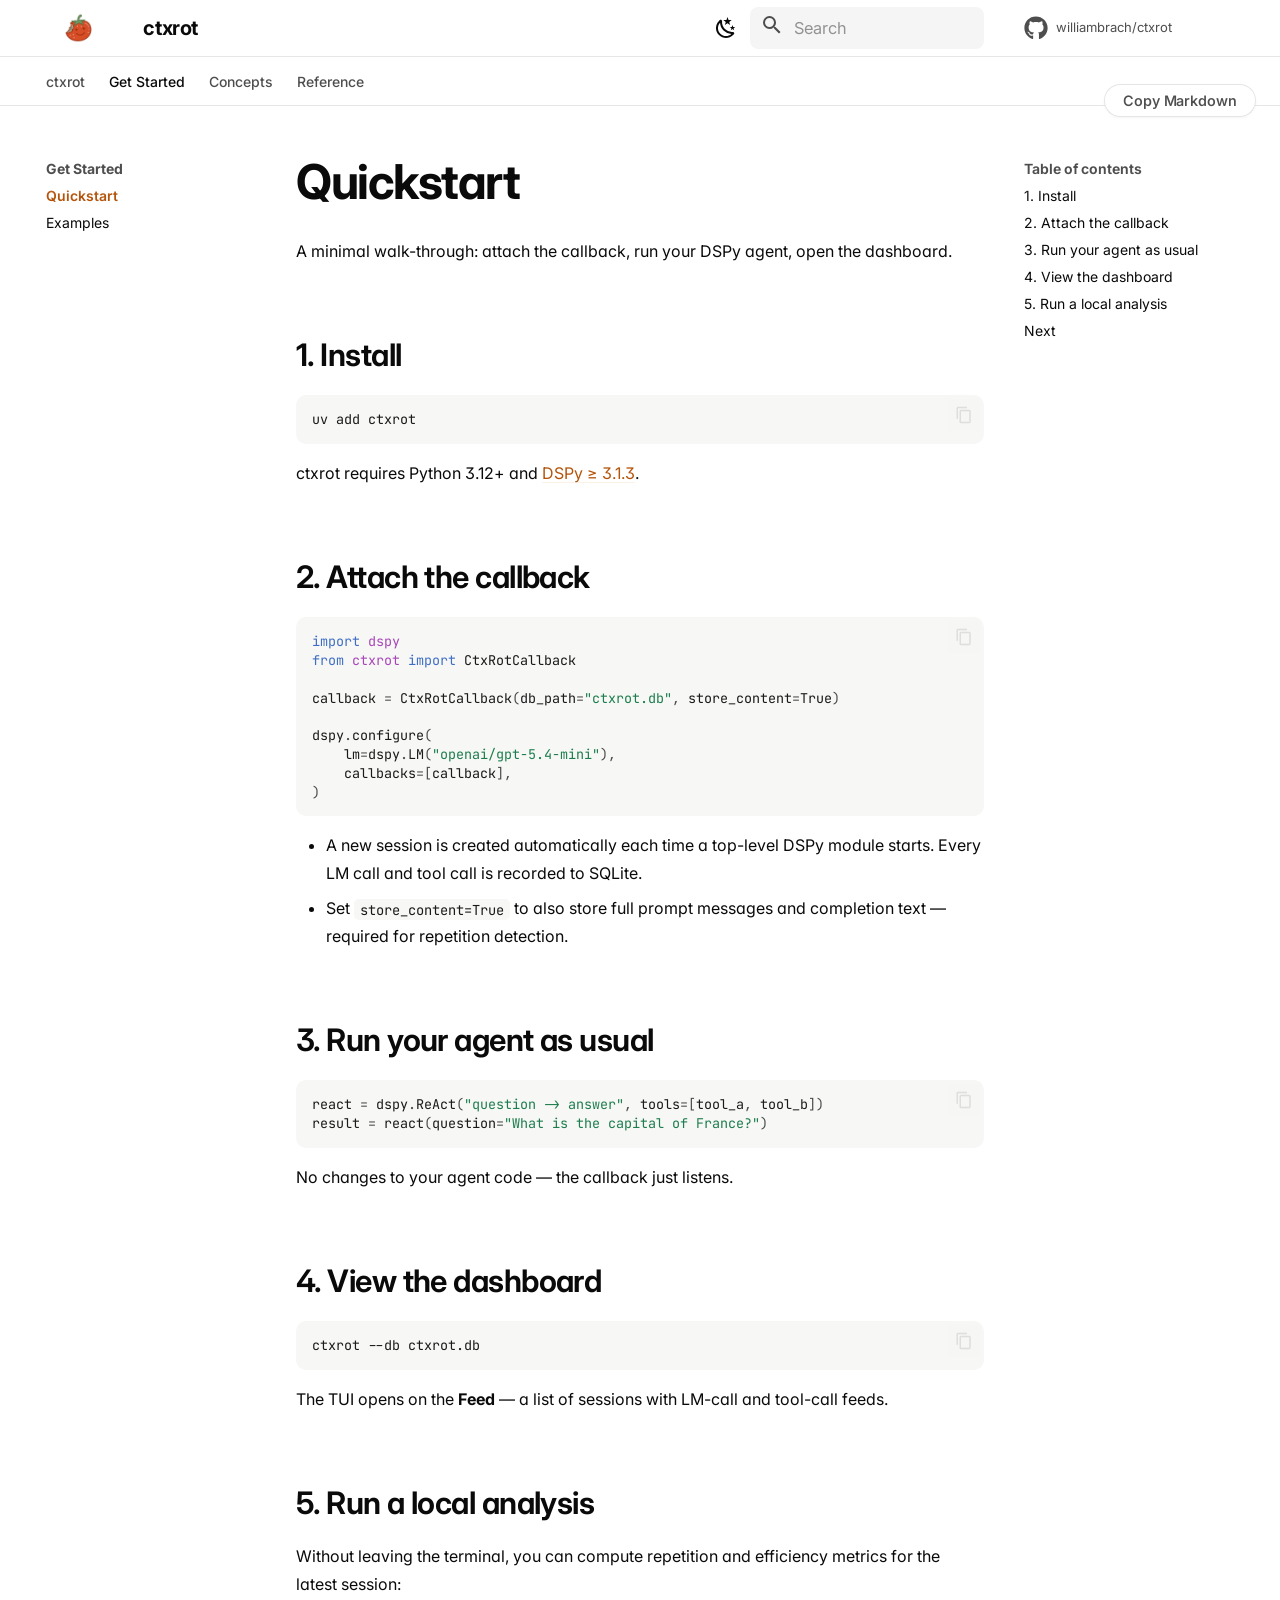
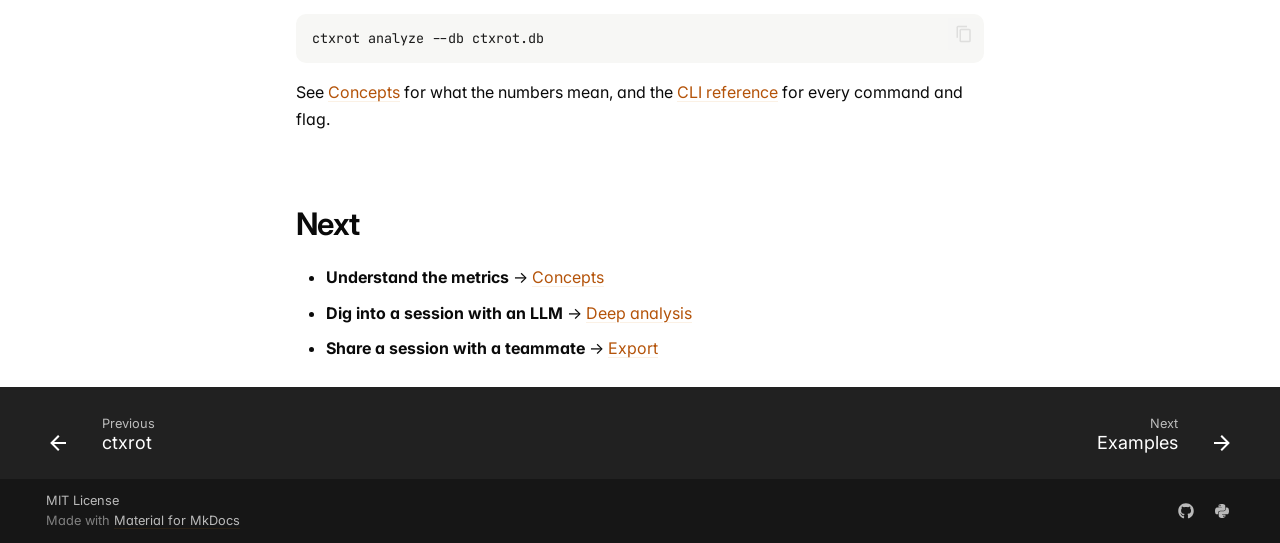
<file: quickstart/index.html>
<!doctype html>
<html lang="en" class="no-js">
  <head>
    
      <meta charset="utf-8">
      <meta name="viewport" content="width=device-width,initial-scale=1">
      
        <meta name="description" content="Understand your ReAct agent's context window and fight context rot.">
      
      
        <meta name="author" content="William Brach">
      
      
        <link rel="canonical" href="https://williambrach.github.io/ctxrot/quickstart/">
      
      
        <link rel="prev" href="..">
      
      
        <link rel="next" href="../examples/">
      
      
        
      
      
      <link rel="icon" href="../assets/favicon.png">
      <meta name="generator" content="mkdocs-1.6.1, mkdocs-material-9.7.6">
    
    
      
        <title>Quickstart - ctxrot</title>
      
    
    
      <link rel="stylesheet" href="../assets/stylesheets/main.484c7ddc.min.css">
      
        
        <link rel="stylesheet" href="../assets/stylesheets/palette.ab4e12ef.min.css">
      
      


    
    
      
    
    
      
        
        
        <link rel="preconnect" href="https://fonts.gstatic.com" crossorigin>
        <link rel="stylesheet" href="https://fonts.googleapis.com/css?family=Inter:300,300i,400,400i,700,700i%7CJetBrains+Mono:400,400i,700,700i&display=fallback">
        <style>:root{--md-text-font:"Inter";--md-code-font:"JetBrains Mono"}</style>
      
    
    
      <link rel="stylesheet" href="../assets/_mkdocstrings.css">
    
      <link rel="stylesheet" href="../assets/stylesheets/extra.css">
    
    <script>__md_scope=new URL("..",location),__md_hash=e=>[...e].reduce(((e,_)=>(e<<5)-e+_.charCodeAt(0)),0),__md_get=(e,_=localStorage,t=__md_scope)=>JSON.parse(_.getItem(t.pathname+"."+e)),__md_set=(e,_,t=localStorage,a=__md_scope)=>{try{t.setItem(a.pathname+"."+e,JSON.stringify(_))}catch(e){}}</script>
    
      

    
    
  </head>
  
  
    
    
      
    
    
    
    
    <body dir="ltr" data-md-color-scheme="default" data-md-color-primary="custom" data-md-color-accent="custom">
  
    
    <input class="md-toggle" data-md-toggle="drawer" type="checkbox" id="__drawer" autocomplete="off">
    <input class="md-toggle" data-md-toggle="search" type="checkbox" id="__search" autocomplete="off">
    <label class="md-overlay" for="__drawer"></label>
    <div data-md-component="skip">
      
        
        <a href="#quickstart" class="md-skip">
          Skip to content
        </a>
      
    </div>
    <div data-md-component="announce">
      
    </div>
    
    
      

<header class="md-header" data-md-component="header">
  <nav class="md-header__inner md-grid" aria-label="Header">
    <a href=".." title="ctxrot" class="md-header__button md-logo" aria-label="ctxrot" data-md-component="logo">
      
  <img src="../assets/logo.png" alt="logo">

    </a>
    <label class="md-header__button md-icon" for="__drawer">
      
      <svg xmlns="http://www.w3.org/2000/svg" viewBox="0 0 24 24"><path d="M3 6h18v2H3zm0 5h18v2H3zm0 5h18v2H3z"/></svg>
    </label>
    <div class="md-header__title" data-md-component="header-title">
      <div class="md-header__ellipsis">
        <div class="md-header__topic">
          <span class="md-ellipsis">
            ctxrot
          </span>
        </div>
        <div class="md-header__topic" data-md-component="header-topic">
          <span class="md-ellipsis">
            
              Quickstart
            
          </span>
        </div>
      </div>
    </div>
    
      
        <form class="md-header__option" data-md-component="palette">
  
    
    
    
    <input class="md-option" data-md-color-media="(prefers-color-scheme: light)" data-md-color-scheme="default" data-md-color-primary="custom" data-md-color-accent="custom"  aria-label="Switch to dark mode"  type="radio" name="__palette" id="__palette_0">
    
      <label class="md-header__button md-icon" title="Switch to dark mode" for="__palette_1" hidden>
        <svg xmlns="http://www.w3.org/2000/svg" viewBox="0 0 24 24"><path d="m17.75 4.09-2.53 1.94.91 3.06-2.63-1.81-2.63 1.81.91-3.06-2.53-1.94L12.44 4l1.06-3 1.06 3zm3.5 6.91-1.64 1.25.59 1.98-1.7-1.17-1.7 1.17.59-1.98L15.75 11l2.06-.05L18.5 9l.69 1.95zm-2.28 4.95c.83-.08 1.72 1.1 1.19 1.85-.32.45-.66.87-1.08 1.27C15.17 23 8.84 23 4.94 19.07c-3.91-3.9-3.91-10.24 0-14.14.4-.4.82-.76 1.27-1.08.75-.53 1.93.36 1.85 1.19-.27 2.86.69 5.83 2.89 8.02a9.96 9.96 0 0 0 8.02 2.89m-1.64 2.02a12.08 12.08 0 0 1-7.8-3.47c-2.17-2.19-3.33-5-3.49-7.82-2.81 3.14-2.7 7.96.31 10.98 3.02 3.01 7.84 3.12 10.98.31"/></svg>
      </label>
    
  
    
    
    
    <input class="md-option" data-md-color-media="(prefers-color-scheme: dark)" data-md-color-scheme="slate" data-md-color-primary="custom" data-md-color-accent="custom"  aria-label="Switch to light mode"  type="radio" name="__palette" id="__palette_1">
    
      <label class="md-header__button md-icon" title="Switch to light mode" for="__palette_0" hidden>
        <svg xmlns="http://www.w3.org/2000/svg" viewBox="0 0 24 24"><path d="M12 7a5 5 0 0 1 5 5 5 5 0 0 1-5 5 5 5 0 0 1-5-5 5 5 0 0 1 5-5m0 2a3 3 0 0 0-3 3 3 3 0 0 0 3 3 3 3 0 0 0 3-3 3 3 0 0 0-3-3m0-7 2.39 3.42C13.65 5.15 12.84 5 12 5s-1.65.15-2.39.42zM3.34 7l4.16-.35A7.2 7.2 0 0 0 5.94 8.5c-.44.74-.69 1.5-.83 2.29zm.02 10 1.76-3.77a7.131 7.131 0 0 0 2.38 4.14zM20.65 7l-1.77 3.79a7.02 7.02 0 0 0-2.38-4.15zm-.01 10-4.14.36c.59-.51 1.12-1.14 1.54-1.86.42-.73.69-1.5.83-2.29zM12 22l-2.41-3.44c.74.27 1.55.44 2.41.44.82 0 1.63-.17 2.37-.44z"/></svg>
      </label>
    
  
</form>
      
    
    
      <script>var palette=__md_get("__palette");if(palette&&palette.color){if("(prefers-color-scheme)"===palette.color.media){var media=matchMedia("(prefers-color-scheme: light)"),input=document.querySelector(media.matches?"[data-md-color-media='(prefers-color-scheme: light)']":"[data-md-color-media='(prefers-color-scheme: dark)']");palette.color.media=input.getAttribute("data-md-color-media"),palette.color.scheme=input.getAttribute("data-md-color-scheme"),palette.color.primary=input.getAttribute("data-md-color-primary"),palette.color.accent=input.getAttribute("data-md-color-accent")}for(var[key,value]of Object.entries(palette.color))document.body.setAttribute("data-md-color-"+key,value)}</script>
    
    
    
      
      
        <label class="md-header__button md-icon" for="__search">
          
          <svg xmlns="http://www.w3.org/2000/svg" viewBox="0 0 24 24"><path d="M9.5 3A6.5 6.5 0 0 1 16 9.5c0 1.61-.59 3.09-1.56 4.23l.27.27h.79l5 5-1.5 1.5-5-5v-.79l-.27-.27A6.52 6.52 0 0 1 9.5 16 6.5 6.5 0 0 1 3 9.5 6.5 6.5 0 0 1 9.5 3m0 2C7 5 5 7 5 9.5S7 14 9.5 14 14 12 14 9.5 12 5 9.5 5"/></svg>
        </label>
        <div class="md-search" data-md-component="search" role="dialog">
  <label class="md-search__overlay" for="__search"></label>
  <div class="md-search__inner" role="search">
    <form class="md-search__form" name="search">
      <input type="text" class="md-search__input" name="query" aria-label="Search" placeholder="Search" autocapitalize="off" autocorrect="off" autocomplete="off" spellcheck="false" data-md-component="search-query" required>
      <label class="md-search__icon md-icon" for="__search">
        
        <svg xmlns="http://www.w3.org/2000/svg" viewBox="0 0 24 24"><path d="M9.5 3A6.5 6.5 0 0 1 16 9.5c0 1.61-.59 3.09-1.56 4.23l.27.27h.79l5 5-1.5 1.5-5-5v-.79l-.27-.27A6.52 6.52 0 0 1 9.5 16 6.5 6.5 0 0 1 3 9.5 6.5 6.5 0 0 1 9.5 3m0 2C7 5 5 7 5 9.5S7 14 9.5 14 14 12 14 9.5 12 5 9.5 5"/></svg>
        
        <svg xmlns="http://www.w3.org/2000/svg" viewBox="0 0 24 24"><path d="M20 11v2H8l5.5 5.5-1.42 1.42L4.16 12l7.92-7.92L13.5 5.5 8 11z"/></svg>
      </label>
      <nav class="md-search__options" aria-label="Search">
        
        <button type="reset" class="md-search__icon md-icon" title="Clear" aria-label="Clear" tabindex="-1">
          
          <svg xmlns="http://www.w3.org/2000/svg" viewBox="0 0 24 24"><path d="M19 6.41 17.59 5 12 10.59 6.41 5 5 6.41 10.59 12 5 17.59 6.41 19 12 13.41 17.59 19 19 17.59 13.41 12z"/></svg>
        </button>
      </nav>
      
        <div class="md-search__suggest" data-md-component="search-suggest"></div>
      
    </form>
    <div class="md-search__output">
      <div class="md-search__scrollwrap" tabindex="0" data-md-scrollfix>
        <div class="md-search-result" data-md-component="search-result">
          <div class="md-search-result__meta">
            Initializing search
          </div>
          <ol class="md-search-result__list" role="presentation"></ol>
        </div>
      </div>
    </div>
  </div>
</div>
      
    
    
      <div class="md-header__source">
        <a href="https://github.com/williambrach/ctxrot" title="Go to repository" class="md-source" data-md-component="source">
  <div class="md-source__icon md-icon">
    
    <svg xmlns="http://www.w3.org/2000/svg" viewBox="0 0 512 512"><!--! Font Awesome Free 7.1.0 by @fontawesome - https://fontawesome.com License - https://fontawesome.com/license/free (Icons: CC BY 4.0, Fonts: SIL OFL 1.1, Code: MIT License) Copyright 2025 Fonticons, Inc.--><path d="M173.9 397.4c0 2-2.3 3.6-5.2 3.6-3.3.3-5.6-1.3-5.6-3.6 0-2 2.3-3.6 5.2-3.6 3-.3 5.6 1.3 5.6 3.6m-31.1-4.5c-.7 2 1.3 4.3 4.3 4.9 2.6 1 5.6 0 6.2-2s-1.3-4.3-4.3-5.2c-2.6-.7-5.5.3-6.2 2.3m44.2-1.7c-2.9.7-4.9 2.6-4.6 4.9.3 2 2.9 3.3 5.9 2.6 2.9-.7 4.9-2.6 4.6-4.6-.3-1.9-3-3.2-5.9-2.9M252.8 8C114.1 8 8 113.3 8 252c0 110.9 69.8 205.8 169.5 239.2 12.8 2.3 17.3-5.6 17.3-12.1 0-6.2-.3-40.4-.3-61.4 0 0-70 15-84.7-29.8 0 0-11.4-29.1-27.8-36.6 0 0-22.9-15.7 1.6-15.4 0 0 24.9 2 38.6 25.8 21.9 38.6 58.6 27.5 72.9 20.9 2.3-16 8.8-27.1 16-33.7-55.9-6.2-112.3-14.3-112.3-110.5 0-27.5 7.6-41.3 23.6-58.9-2.6-6.5-11.1-33.3 2.6-67.9 20.9-6.5 69 27 69 27 20-5.6 41.5-8.5 62.8-8.5s42.8 2.9 62.8 8.5c0 0 48.1-33.6 69-27 13.7 34.7 5.2 61.4 2.6 67.9 16 17.7 25.8 31.5 25.8 58.9 0 96.5-58.9 104.2-114.8 110.5 9.2 7.9 17 22.9 17 46.4 0 33.7-.3 75.4-.3 83.6 0 6.5 4.6 14.4 17.3 12.1C436.2 457.8 504 362.9 504 252 504 113.3 391.5 8 252.8 8M105.2 352.9c-1.3 1-1 3.3.7 5.2 1.6 1.6 3.9 2.3 5.2 1 1.3-1 1-3.3-.7-5.2-1.6-1.6-3.9-2.3-5.2-1m-10.8-8.1c-.7 1.3.3 2.9 2.3 3.9 1.6 1 3.6.7 4.3-.7.7-1.3-.3-2.9-2.3-3.9-2-.6-3.6-.3-4.3.7m32.4 35.6c-1.6 1.3-1 4.3 1.3 6.2 2.3 2.3 5.2 2.6 6.5 1 1.3-1.3.7-4.3-1.3-6.2-2.2-2.3-5.2-2.6-6.5-1m-11.4-14.7c-1.6 1-1.6 3.6 0 5.9s4.3 3.3 5.6 2.3c1.6-1.3 1.6-3.9 0-6.2-1.4-2.3-4-3.3-5.6-2"/></svg>
  </div>
  <div class="md-source__repository">
    williambrach/ctxrot
  </div>
</a>
      </div>
    
  </nav>
  
</header>
    
    <div class="md-container" data-md-component="container">
      
      
        
          
            
<nav class="md-tabs" aria-label="Tabs" data-md-component="tabs">
  <div class="md-grid">
    <ul class="md-tabs__list">
      
        
  
  
  
  
    <li class="md-tabs__item">
      <a href=".." class="md-tabs__link">
        
  
  
    
  
  ctxrot

      </a>
    </li>
  

      
        
  
  
  
    
  
  
    
    
      <li class="md-tabs__item md-tabs__item--active">
        <a href="./" class="md-tabs__link">
          
  
  
    
  
  Get Started

        </a>
      </li>
    
  

      
        
  
  
  
  
    
    
      <li class="md-tabs__item">
        <a href="../concepts/" class="md-tabs__link">
          
  
  
    
  
  Concepts

        </a>
      </li>
    
  

      
        
  
  
  
  
    
    
      <li class="md-tabs__item">
        <a href="../cli/" class="md-tabs__link">
          
  
  
    
  
  Reference

        </a>
      </li>
    
  

      
    </ul>
  </div>
</nav>
          
        
      
      <main class="md-main" data-md-component="main">
        <div class="md-main__inner md-grid">
          
            
              
              <div class="md-sidebar md-sidebar--primary" data-md-component="sidebar" data-md-type="navigation" >
                <div class="md-sidebar__scrollwrap">
                  <div class="md-sidebar__inner">
                    


  


<nav class="md-nav md-nav--primary md-nav--lifted" aria-label="Navigation" data-md-level="0">
  <label class="md-nav__title" for="__drawer">
    <a href=".." title="ctxrot" class="md-nav__button md-logo" aria-label="ctxrot" data-md-component="logo">
      
  <img src="../assets/logo.png" alt="logo">

    </a>
    ctxrot
  </label>
  
    <div class="md-nav__source">
      <a href="https://github.com/williambrach/ctxrot" title="Go to repository" class="md-source" data-md-component="source">
  <div class="md-source__icon md-icon">
    
    <svg xmlns="http://www.w3.org/2000/svg" viewBox="0 0 512 512"><!--! Font Awesome Free 7.1.0 by @fontawesome - https://fontawesome.com License - https://fontawesome.com/license/free (Icons: CC BY 4.0, Fonts: SIL OFL 1.1, Code: MIT License) Copyright 2025 Fonticons, Inc.--><path d="M173.9 397.4c0 2-2.3 3.6-5.2 3.6-3.3.3-5.6-1.3-5.6-3.6 0-2 2.3-3.6 5.2-3.6 3-.3 5.6 1.3 5.6 3.6m-31.1-4.5c-.7 2 1.3 4.3 4.3 4.9 2.6 1 5.6 0 6.2-2s-1.3-4.3-4.3-5.2c-2.6-.7-5.5.3-6.2 2.3m44.2-1.7c-2.9.7-4.9 2.6-4.6 4.9.3 2 2.9 3.3 5.9 2.6 2.9-.7 4.9-2.6 4.6-4.6-.3-1.9-3-3.2-5.9-2.9M252.8 8C114.1 8 8 113.3 8 252c0 110.9 69.8 205.8 169.5 239.2 12.8 2.3 17.3-5.6 17.3-12.1 0-6.2-.3-40.4-.3-61.4 0 0-70 15-84.7-29.8 0 0-11.4-29.1-27.8-36.6 0 0-22.9-15.7 1.6-15.4 0 0 24.9 2 38.6 25.8 21.9 38.6 58.6 27.5 72.9 20.9 2.3-16 8.8-27.1 16-33.7-55.9-6.2-112.3-14.3-112.3-110.5 0-27.5 7.6-41.3 23.6-58.9-2.6-6.5-11.1-33.3 2.6-67.9 20.9-6.5 69 27 69 27 20-5.6 41.5-8.5 62.8-8.5s42.8 2.9 62.8 8.5c0 0 48.1-33.6 69-27 13.7 34.7 5.2 61.4 2.6 67.9 16 17.7 25.8 31.5 25.8 58.9 0 96.5-58.9 104.2-114.8 110.5 9.2 7.9 17 22.9 17 46.4 0 33.7-.3 75.4-.3 83.6 0 6.5 4.6 14.4 17.3 12.1C436.2 457.8 504 362.9 504 252 504 113.3 391.5 8 252.8 8M105.2 352.9c-1.3 1-1 3.3.7 5.2 1.6 1.6 3.9 2.3 5.2 1 1.3-1 1-3.3-.7-5.2-1.6-1.6-3.9-2.3-5.2-1m-10.8-8.1c-.7 1.3.3 2.9 2.3 3.9 1.6 1 3.6.7 4.3-.7.7-1.3-.3-2.9-2.3-3.9-2-.6-3.6-.3-4.3.7m32.4 35.6c-1.6 1.3-1 4.3 1.3 6.2 2.3 2.3 5.2 2.6 6.5 1 1.3-1.3.7-4.3-1.3-6.2-2.2-2.3-5.2-2.6-6.5-1m-11.4-14.7c-1.6 1-1.6 3.6 0 5.9s4.3 3.3 5.6 2.3c1.6-1.3 1.6-3.9 0-6.2-1.4-2.3-4-3.3-5.6-2"/></svg>
  </div>
  <div class="md-source__repository">
    williambrach/ctxrot
  </div>
</a>
    </div>
  
  <ul class="md-nav__list" data-md-scrollfix>
    
      
      
  
  
  
  
    <li class="md-nav__item">
      <a href=".." class="md-nav__link">
        
  
  
  <span class="md-ellipsis">
    
  
    ctxrot
  

    
  </span>
  
  

      </a>
    </li>
  

    
      
      
  
  
    
  
  
  
    
    
      
        
      
        
      
    
    
    
      
        
        
      
      
        
      
    
    
    <li class="md-nav__item md-nav__item--active md-nav__item--section md-nav__item--nested">
      
        
        
        <input class="md-nav__toggle md-toggle " type="checkbox" id="__nav_2" checked>
        
          
          <label class="md-nav__link" for="__nav_2" id="__nav_2_label" tabindex="">
            
  
  
  <span class="md-ellipsis">
    
  
    Get Started
  

    
  </span>
  
  

            <span class="md-nav__icon md-icon"></span>
          </label>
        
        <nav class="md-nav" data-md-level="1" aria-labelledby="__nav_2_label" aria-expanded="true">
          <label class="md-nav__title" for="__nav_2">
            <span class="md-nav__icon md-icon"></span>
            
  
    Get Started
  

          </label>
          <ul class="md-nav__list" data-md-scrollfix>
            
              
                
  
  
    
  
  
  
    <li class="md-nav__item md-nav__item--active">
      
      <input class="md-nav__toggle md-toggle" type="checkbox" id="__toc">
      
      
        
      
      
        <label class="md-nav__link md-nav__link--active" for="__toc">
          
  
  
  <span class="md-ellipsis">
    
  
    Quickstart
  

    
  </span>
  
  

          <span class="md-nav__icon md-icon"></span>
        </label>
      
      <a href="./" class="md-nav__link md-nav__link--active">
        
  
  
  <span class="md-ellipsis">
    
  
    Quickstart
  

    
  </span>
  
  

      </a>
      
        

<nav class="md-nav md-nav--secondary" aria-label="Table of contents">
  
  
  
    
  
  
    <label class="md-nav__title" for="__toc">
      <span class="md-nav__icon md-icon"></span>
      Table of contents
    </label>
    <ul class="md-nav__list" data-md-component="toc" data-md-scrollfix>
      
        <li class="md-nav__item">
  <a href="#1-install" class="md-nav__link">
    <span class="md-ellipsis">
      
        1. Install
      
    </span>
  </a>
  
</li>
      
        <li class="md-nav__item">
  <a href="#2-attach-the-callback" class="md-nav__link">
    <span class="md-ellipsis">
      
        2. Attach the callback
      
    </span>
  </a>
  
</li>
      
        <li class="md-nav__item">
  <a href="#3-run-your-agent-as-usual" class="md-nav__link">
    <span class="md-ellipsis">
      
        3. Run your agent as usual
      
    </span>
  </a>
  
</li>
      
        <li class="md-nav__item">
  <a href="#4-view-the-dashboard" class="md-nav__link">
    <span class="md-ellipsis">
      
        4. View the dashboard
      
    </span>
  </a>
  
</li>
      
        <li class="md-nav__item">
  <a href="#5-run-a-local-analysis" class="md-nav__link">
    <span class="md-ellipsis">
      
        5. Run a local analysis
      
    </span>
  </a>
  
</li>
      
        <li class="md-nav__item">
  <a href="#next" class="md-nav__link">
    <span class="md-ellipsis">
      
        Next
      
    </span>
  </a>
  
</li>
      
    </ul>
  
</nav>
      
    </li>
  

              
            
              
                
  
  
  
  
    <li class="md-nav__item">
      <a href="../examples/" class="md-nav__link">
        
  
  
  <span class="md-ellipsis">
    
  
    Examples
  

    
  </span>
  
  

      </a>
    </li>
  

              
            
          </ul>
        </nav>
      
    </li>
  

    
      
      
  
  
  
  
    
    
      
        
      
        
      
        
      
    
    
    
      
      
        
      
    
    
    <li class="md-nav__item md-nav__item--nested">
      
        
        
        <input class="md-nav__toggle md-toggle " type="checkbox" id="__nav_3" >
        
          
          <label class="md-nav__link" for="__nav_3" id="__nav_3_label" tabindex="0">
            
  
  
  <span class="md-ellipsis">
    
  
    Concepts
  

    
  </span>
  
  

            <span class="md-nav__icon md-icon"></span>
          </label>
        
        <nav class="md-nav" data-md-level="1" aria-labelledby="__nav_3_label" aria-expanded="false">
          <label class="md-nav__title" for="__nav_3">
            <span class="md-nav__icon md-icon"></span>
            
  
    Concepts
  

          </label>
          <ul class="md-nav__list" data-md-scrollfix>
            
              
                
  
  
  
  
    <li class="md-nav__item">
      <a href="../concepts/" class="md-nav__link">
        
  
  
  <span class="md-ellipsis">
    
  
    Overview
  

    
  </span>
  
  

      </a>
    </li>
  

              
            
              
                
  
  
  
  
    <li class="md-nav__item">
      <a href="../export/" class="md-nav__link">
        
  
  
  <span class="md-ellipsis">
    
  
    Export
  

    
  </span>
  
  

      </a>
    </li>
  

              
            
              
                
  
  
  
  
    <li class="md-nav__item">
      <a href="../deep-analysis/" class="md-nav__link">
        
  
  
  <span class="md-ellipsis">
    
  
    Deep analysis
  

    
  </span>
  
  

      </a>
    </li>
  

              
            
          </ul>
        </nav>
      
    </li>
  

    
      
      
  
  
  
  
    
    
      
        
      
        
      
    
    
    
      
      
        
      
    
    
    <li class="md-nav__item md-nav__item--nested">
      
        
        
        <input class="md-nav__toggle md-toggle " type="checkbox" id="__nav_4" >
        
          
          <label class="md-nav__link" for="__nav_4" id="__nav_4_label" tabindex="0">
            
  
  
  <span class="md-ellipsis">
    
  
    Reference
  

    
  </span>
  
  

            <span class="md-nav__icon md-icon"></span>
          </label>
        
        <nav class="md-nav" data-md-level="1" aria-labelledby="__nav_4_label" aria-expanded="false">
          <label class="md-nav__title" for="__nav_4">
            <span class="md-nav__icon md-icon"></span>
            
  
    Reference
  

          </label>
          <ul class="md-nav__list" data-md-scrollfix>
            
              
                
  
  
  
  
    <li class="md-nav__item">
      <a href="../cli/" class="md-nav__link">
        
  
  
  <span class="md-ellipsis">
    
  
    CLI
  

    
  </span>
  
  

      </a>
    </li>
  

              
            
              
                
  
  
  
  
    <li class="md-nav__item">
      <a href="../api/" class="md-nav__link">
        
  
  
  <span class="md-ellipsis">
    
  
    Python API
  

    
  </span>
  
  

      </a>
    </li>
  

              
            
          </ul>
        </nav>
      
    </li>
  

    
  </ul>
</nav>
                  </div>
                </div>
              </div>
            
            
              
              <div class="md-sidebar md-sidebar--secondary" data-md-component="sidebar" data-md-type="toc" >
                <div class="md-sidebar__scrollwrap">
                  <div class="md-sidebar__inner">
                    

<nav class="md-nav md-nav--secondary" aria-label="Table of contents">
  
  
  
    
  
  
    <label class="md-nav__title" for="__toc">
      <span class="md-nav__icon md-icon"></span>
      Table of contents
    </label>
    <ul class="md-nav__list" data-md-component="toc" data-md-scrollfix>
      
        <li class="md-nav__item">
  <a href="#1-install" class="md-nav__link">
    <span class="md-ellipsis">
      
        1. Install
      
    </span>
  </a>
  
</li>
      
        <li class="md-nav__item">
  <a href="#2-attach-the-callback" class="md-nav__link">
    <span class="md-ellipsis">
      
        2. Attach the callback
      
    </span>
  </a>
  
</li>
      
        <li class="md-nav__item">
  <a href="#3-run-your-agent-as-usual" class="md-nav__link">
    <span class="md-ellipsis">
      
        3. Run your agent as usual
      
    </span>
  </a>
  
</li>
      
        <li class="md-nav__item">
  <a href="#4-view-the-dashboard" class="md-nav__link">
    <span class="md-ellipsis">
      
        4. View the dashboard
      
    </span>
  </a>
  
</li>
      
        <li class="md-nav__item">
  <a href="#5-run-a-local-analysis" class="md-nav__link">
    <span class="md-ellipsis">
      
        5. Run a local analysis
      
    </span>
  </a>
  
</li>
      
        <li class="md-nav__item">
  <a href="#next" class="md-nav__link">
    <span class="md-ellipsis">
      
        Next
      
    </span>
  </a>
  
</li>
      
    </ul>
  
</nav>
                  </div>
                </div>
              </div>
            
          
          
            <div class="md-content" data-md-component="content">
              
              <article class="md-content__inner md-typeset">
                
                  


  
  


<h1 id="quickstart">Quickstart<a class="headerlink" href="#quickstart" title="Permanent link">&para;</a></h1>
<p>A minimal walk-through: attach the callback, run your DSPy agent, open the dashboard.</p>
<h2 id="1-install">1. Install<a class="headerlink" href="#1-install" title="Permanent link">&para;</a></h2>
<div class="language-bash highlight"><pre><span></span><code><span id="__span-0-1"><a id="__codelineno-0-1" name="__codelineno-0-1" href="#__codelineno-0-1"></a>uv<span class="w"> </span>add<span class="w"> </span>ctxrot
</span></code></pre></div>
<p>ctxrot requires Python 3.12+ and <a href="https://dspy.ai">DSPy ≥ 3.1.3</a>.</p>
<h2 id="2-attach-the-callback">2. Attach the callback<a class="headerlink" href="#2-attach-the-callback" title="Permanent link">&para;</a></h2>
<div class="language-python highlight"><pre><span></span><code><span id="__span-1-1"><a id="__codelineno-1-1" name="__codelineno-1-1" href="#__codelineno-1-1"></a><span class="kn">import</span><span class="w"> </span><span class="nn">dspy</span>
</span><span id="__span-1-2"><a id="__codelineno-1-2" name="__codelineno-1-2" href="#__codelineno-1-2"></a><span class="kn">from</span><span class="w"> </span><span class="nn">ctxrot</span><span class="w"> </span><span class="kn">import</span> <span class="n">CtxRotCallback</span>
</span><span id="__span-1-3"><a id="__codelineno-1-3" name="__codelineno-1-3" href="#__codelineno-1-3"></a>
</span><span id="__span-1-4"><a id="__codelineno-1-4" name="__codelineno-1-4" href="#__codelineno-1-4"></a><span class="n">callback</span> <span class="o">=</span> <span class="n">CtxRotCallback</span><span class="p">(</span><span class="n">db_path</span><span class="o">=</span><span class="s2">&quot;ctxrot.db&quot;</span><span class="p">,</span> <span class="n">store_content</span><span class="o">=</span><span class="kc">True</span><span class="p">)</span>
</span><span id="__span-1-5"><a id="__codelineno-1-5" name="__codelineno-1-5" href="#__codelineno-1-5"></a>
</span><span id="__span-1-6"><a id="__codelineno-1-6" name="__codelineno-1-6" href="#__codelineno-1-6"></a><span class="n">dspy</span><span class="o">.</span><span class="n">configure</span><span class="p">(</span>
</span><span id="__span-1-7"><a id="__codelineno-1-7" name="__codelineno-1-7" href="#__codelineno-1-7"></a>    <span class="n">lm</span><span class="o">=</span><span class="n">dspy</span><span class="o">.</span><span class="n">LM</span><span class="p">(</span><span class="s2">&quot;openai/gpt-5.4-mini&quot;</span><span class="p">),</span>
</span><span id="__span-1-8"><a id="__codelineno-1-8" name="__codelineno-1-8" href="#__codelineno-1-8"></a>    <span class="n">callbacks</span><span class="o">=</span><span class="p">[</span><span class="n">callback</span><span class="p">],</span>
</span><span id="__span-1-9"><a id="__codelineno-1-9" name="__codelineno-1-9" href="#__codelineno-1-9"></a><span class="p">)</span>
</span></code></pre></div>
<ul>
<li>A new session is created automatically each time a top-level DSPy module starts. Every LM call and tool call is recorded to SQLite.</li>
<li>Set <code>store_content=True</code> to also store full prompt messages and completion text — required for repetition detection.</li>
</ul>
<h2 id="3-run-your-agent-as-usual">3. Run your agent as usual<a class="headerlink" href="#3-run-your-agent-as-usual" title="Permanent link">&para;</a></h2>
<div class="language-python highlight"><pre><span></span><code><span id="__span-2-1"><a id="__codelineno-2-1" name="__codelineno-2-1" href="#__codelineno-2-1"></a><span class="n">react</span> <span class="o">=</span> <span class="n">dspy</span><span class="o">.</span><span class="n">ReAct</span><span class="p">(</span><span class="s2">&quot;question -&gt; answer&quot;</span><span class="p">,</span> <span class="n">tools</span><span class="o">=</span><span class="p">[</span><span class="n">tool_a</span><span class="p">,</span> <span class="n">tool_b</span><span class="p">])</span>
</span><span id="__span-2-2"><a id="__codelineno-2-2" name="__codelineno-2-2" href="#__codelineno-2-2"></a><span class="n">result</span> <span class="o">=</span> <span class="n">react</span><span class="p">(</span><span class="n">question</span><span class="o">=</span><span class="s2">&quot;What is the capital of France?&quot;</span><span class="p">)</span>
</span></code></pre></div>
<p>No changes to your agent code — the callback just listens.</p>
<h2 id="4-view-the-dashboard">4. View the dashboard<a class="headerlink" href="#4-view-the-dashboard" title="Permanent link">&para;</a></h2>
<div class="language-bash highlight"><pre><span></span><code><span id="__span-3-1"><a id="__codelineno-3-1" name="__codelineno-3-1" href="#__codelineno-3-1"></a>ctxrot<span class="w"> </span>--db<span class="w"> </span>ctxrot.db
</span></code></pre></div>
<p>The TUI opens on the <strong>Feed</strong> — a list of sessions with LM-call and tool-call feeds.</p>
<h2 id="5-run-a-local-analysis">5. Run a local analysis<a class="headerlink" href="#5-run-a-local-analysis" title="Permanent link">&para;</a></h2>
<p>Without leaving the terminal, you can compute repetition and efficiency metrics for the latest session:</p>
<div class="language-bash highlight"><pre><span></span><code><span id="__span-4-1"><a id="__codelineno-4-1" name="__codelineno-4-1" href="#__codelineno-4-1"></a>ctxrot<span class="w"> </span>analyze<span class="w"> </span>--db<span class="w"> </span>ctxrot.db
</span></code></pre></div>
<p>See <a href="../concepts/">Concepts</a> for what the numbers mean, and the <a href="../cli/">CLI reference</a> for every command and flag.</p>
<h2 id="next">Next<a class="headerlink" href="#next" title="Permanent link">&para;</a></h2>
<ul>
<li><strong>Understand the metrics</strong> → <a href="../concepts/">Concepts</a></li>
<li><strong>Dig into a session with an LLM</strong> → <a href="../deep-analysis/">Deep analysis</a></li>
<li><strong>Share a session with a teammate</strong> → <a href="../export/">Export</a></li>
</ul>
        <div id="llms-copy-button" style="position: fixed; z-index: 1100; top: 80px; right: 20px;">
            <button onclick="copyMarkdownToClipboard()" style="cursor: pointer; background: #007acc; color: white; border: none; padding: 8px 16px; border-radius: 4px; font-size: 14px; box-shadow: 0 2px 4px rgba(0,0,0,0.2);">Copy Markdown</button>
        </div>
        <script>
        async function copyMarkdownToClipboard() {
            try {
                const currentPath = window.location.pathname;
                const mdPath = currentPath.endsWith('/') ? currentPath + 'index.md' : currentPath.replace(/\.html$/, '.md');

                const response = await fetch(mdPath);
                if (response.ok) {
                    const markdown = await response.text();
                    await navigator.clipboard.writeText(markdown);
                    // Show feedback
                    const button = document.querySelector('#llms-copy-button button');
                    const originalText = button.textContent;
                    button.textContent = 'Copied!';
                    button.style.background = '#28a745';
                    setTimeout(() => {
                        button.textContent = originalText;
                        button.style.background = '#007acc';
                    }, 2000);
                } else {
                    throw new Error('Markdown file not found');
                }
            } catch (err) {
                console.error('Failed to copy markdown:', err);
                alert('Failed to copy markdown content');
            }
        }
        </script>
        












                
              </article>
            </div>
          
          
  <script>var tabs=__md_get("__tabs");if(Array.isArray(tabs))e:for(var set of document.querySelectorAll(".tabbed-set")){var labels=set.querySelector(".tabbed-labels");for(var tab of tabs)for(var label of labels.getElementsByTagName("label"))if(label.innerText.trim()===tab){var input=document.getElementById(label.htmlFor);input.checked=!0;continue e}}</script>

<script>var target=document.getElementById(location.hash.slice(1));target&&target.name&&(target.checked=target.name.startsWith("__tabbed_"))</script>
        </div>
        
          <button type="button" class="md-top md-icon" data-md-component="top" hidden>
  
  <svg xmlns="http://www.w3.org/2000/svg" viewBox="0 0 24 24"><path d="M13 20h-2V8l-5.5 5.5-1.42-1.42L12 4.16l7.92 7.92-1.42 1.42L13 8z"/></svg>
  Back to top
</button>
        
      </main>
      
        <footer class="md-footer">
  
    
      
      <nav class="md-footer__inner md-grid" aria-label="Footer" >
        
          
          <a href=".." class="md-footer__link md-footer__link--prev" aria-label="Previous: ctxrot">
            <div class="md-footer__button md-icon">
              
              <svg xmlns="http://www.w3.org/2000/svg" viewBox="0 0 24 24"><path d="M20 11v2H8l5.5 5.5-1.42 1.42L4.16 12l7.92-7.92L13.5 5.5 8 11z"/></svg>
            </div>
            <div class="md-footer__title">
              <span class="md-footer__direction">
                Previous
              </span>
              <div class="md-ellipsis">
                ctxrot
              </div>
            </div>
          </a>
        
        
          
          <a href="../examples/" class="md-footer__link md-footer__link--next" aria-label="Next: Examples">
            <div class="md-footer__title">
              <span class="md-footer__direction">
                Next
              </span>
              <div class="md-ellipsis">
                Examples
              </div>
            </div>
            <div class="md-footer__button md-icon">
              
              <svg xmlns="http://www.w3.org/2000/svg" viewBox="0 0 24 24"><path d="M4 11v2h12l-5.5 5.5 1.42 1.42L19.84 12l-7.92-7.92L10.5 5.5 16 11z"/></svg>
            </div>
          </a>
        
      </nav>
    
  
  <div class="md-footer-meta md-typeset">
    <div class="md-footer-meta__inner md-grid">
      <div class="md-copyright">
  
    <div class="md-copyright__highlight">
      MIT License
    </div>
  
  
    Made with
    <a href="https://squidfunk.github.io/mkdocs-material/" target="_blank" rel="noopener">
      Material for MkDocs
    </a>
  
</div>
      
        
<div class="md-social">
  
    
    
    
    
      
      
    
    <a href="https://github.com/williambrach/ctxrot" target="_blank" rel="noopener" title="github.com" class="md-social__link">
      <svg xmlns="http://www.w3.org/2000/svg" viewBox="0 0 512 512"><!--! Font Awesome Free 7.1.0 by @fontawesome - https://fontawesome.com License - https://fontawesome.com/license/free (Icons: CC BY 4.0, Fonts: SIL OFL 1.1, Code: MIT License) Copyright 2025 Fonticons, Inc.--><path d="M173.9 397.4c0 2-2.3 3.6-5.2 3.6-3.3.3-5.6-1.3-5.6-3.6 0-2 2.3-3.6 5.2-3.6 3-.3 5.6 1.3 5.6 3.6m-31.1-4.5c-.7 2 1.3 4.3 4.3 4.9 2.6 1 5.6 0 6.2-2s-1.3-4.3-4.3-5.2c-2.6-.7-5.5.3-6.2 2.3m44.2-1.7c-2.9.7-4.9 2.6-4.6 4.9.3 2 2.9 3.3 5.9 2.6 2.9-.7 4.9-2.6 4.6-4.6-.3-1.9-3-3.2-5.9-2.9M252.8 8C114.1 8 8 113.3 8 252c0 110.9 69.8 205.8 169.5 239.2 12.8 2.3 17.3-5.6 17.3-12.1 0-6.2-.3-40.4-.3-61.4 0 0-70 15-84.7-29.8 0 0-11.4-29.1-27.8-36.6 0 0-22.9-15.7 1.6-15.4 0 0 24.9 2 38.6 25.8 21.9 38.6 58.6 27.5 72.9 20.9 2.3-16 8.8-27.1 16-33.7-55.9-6.2-112.3-14.3-112.3-110.5 0-27.5 7.6-41.3 23.6-58.9-2.6-6.5-11.1-33.3 2.6-67.9 20.9-6.5 69 27 69 27 20-5.6 41.5-8.5 62.8-8.5s42.8 2.9 62.8 8.5c0 0 48.1-33.6 69-27 13.7 34.7 5.2 61.4 2.6 67.9 16 17.7 25.8 31.5 25.8 58.9 0 96.5-58.9 104.2-114.8 110.5 9.2 7.9 17 22.9 17 46.4 0 33.7-.3 75.4-.3 83.6 0 6.5 4.6 14.4 17.3 12.1C436.2 457.8 504 362.9 504 252 504 113.3 391.5 8 252.8 8M105.2 352.9c-1.3 1-1 3.3.7 5.2 1.6 1.6 3.9 2.3 5.2 1 1.3-1 1-3.3-.7-5.2-1.6-1.6-3.9-2.3-5.2-1m-10.8-8.1c-.7 1.3.3 2.9 2.3 3.9 1.6 1 3.6.7 4.3-.7.7-1.3-.3-2.9-2.3-3.9-2-.6-3.6-.3-4.3.7m32.4 35.6c-1.6 1.3-1 4.3 1.3 6.2 2.3 2.3 5.2 2.6 6.5 1 1.3-1.3.7-4.3-1.3-6.2-2.2-2.3-5.2-2.6-6.5-1m-11.4-14.7c-1.6 1-1.6 3.6 0 5.9s4.3 3.3 5.6 2.3c1.6-1.3 1.6-3.9 0-6.2-1.4-2.3-4-3.3-5.6-2"/></svg>
    </a>
  
    
    
    
    
      
      
    
    <a href="https://pypi.org/project/ctxrot/" target="_blank" rel="noopener" title="pypi.org" class="md-social__link">
      <svg xmlns="http://www.w3.org/2000/svg" viewBox="0 0 448 512"><!--! Font Awesome Free 7.1.0 by @fontawesome - https://fontawesome.com License - https://fontawesome.com/license/free (Icons: CC BY 4.0, Fonts: SIL OFL 1.1, Code: MIT License) Copyright 2025 Fonticons, Inc.--><path d="M439.8 200.5c-7.7-30.9-22.3-54.2-53.4-54.2h-40.1v47.4c0 36.8-31.2 67.8-66.8 67.8H172.7c-29.2 0-53.4 25-53.4 54.3v101.8c0 29 25.2 46 53.4 54.3 33.8 9.9 66.3 11.7 106.8 0 26.9-7.8 53.4-23.5 53.4-54.3v-40.7H226.2v-13.6h160.2c31.1 0 42.6-21.7 53.4-54.2 11.2-33.5 10.7-65.7 0-108.6M286.2 444.7a20.4 20.4 0 1 1 0-40.7 20.4 20.4 0 1 1 0 40.7M167.8 248.1h106.8c29.7 0 53.4-24.5 53.4-54.3V91.9c0-29-24.4-50.7-53.4-55.6-35.8-5.9-74.7-5.6-106.8.1-45.2 8-53.4 24.7-53.4 55.6v40.7h106.9v13.6h-147c-31.1 0-58.3 18.7-66.8 54.2-9.8 40.7-10.2 66.1 0 108.6 7.6 31.6 25.7 54.2 56.8 54.2H101v-48.8c0-35.3 30.5-66.4 66.8-66.4m-6.6-183.4a20.4 20.4 0 1 1 0 40.8 20.4 20.4 0 1 1 0-40.8"/></svg>
    </a>
  
</div>
      
    </div>
  </div>
</footer>
      
    </div>
    <div class="md-dialog" data-md-component="dialog">
      <div class="md-dialog__inner md-typeset"></div>
    </div>
    
    
    
      
      
      <script id="__config" type="application/json">{"annotate": null, "base": "..", "features": ["navigation.tabs", "navigation.sections", "navigation.top", "navigation.footer", "navigation.indexes", "content.code.copy", "content.code.annotate", "content.tabs.link", "search.suggest", "search.highlight", "toc.follow"], "search": "../assets/javascripts/workers/search.2c215733.min.js", "tags": null, "translations": {"clipboard.copied": "Copied to clipboard", "clipboard.copy": "Copy to clipboard", "search.result.more.one": "1 more on this page", "search.result.more.other": "# more on this page", "search.result.none": "No matching documents", "search.result.one": "1 matching document", "search.result.other": "# matching documents", "search.result.placeholder": "Type to start searching", "search.result.term.missing": "Missing", "select.version": "Select version"}, "version": null}</script>
    
    
      <script src="../assets/javascripts/bundle.79ae519e.min.js"></script>
      
    
  </body>
</html>
</file>
<file: assets/_mkdocstrings.css>
/* Avoid breaking parameter names, etc. in table cells. */
.doc-contents td code {
  word-break: normal !important;
}

/* No line break before first paragraph of descriptions. */
.doc-md-description,
.doc-md-description>p:first-child {
  display: inline;
}

/* No text transformation from Material for MkDocs for H5 headings. */
.md-typeset h5 .doc-object-name {
  text-transform: none;
}

/* Max width for docstring sections tables. */
.doc .md-typeset__table,
.doc .md-typeset__table table {
  display: table !important;
  width: 100%;
}

.doc .md-typeset__table tr {
  display: table-row;
}

/* Defaults in Spacy table style. */
.doc-param-default,
.doc-type_param-default {
  float: right;
}

/* Parameter headings must be inline, not blocks. */
.doc-heading-parameter,
.doc-heading-type_parameter {
  display: inline;
}

/* Default font size for parameter headings. */
.md-typeset .doc-heading-parameter {
  font-size: inherit;
}

/* Prefer space on the right, not the left of parameter permalinks. */
.doc-heading-parameter .headerlink,
.doc-heading-type_parameter .headerlink {
  margin-left: 0 !important;
  margin-right: 0.2rem;
}

/* Backward-compatibility: docstring section titles in bold. */
.doc-section-title {
  font-weight: bold;
}

/* Backlinks crumb separator. */
.doc-backlink-crumb {
  display: inline-flex;
  gap: .2rem;
  white-space: nowrap;
  align-items: center;
  vertical-align: middle;
}
.doc-backlink-crumb:not(:first-child)::before {
  background-color: var(--md-default-fg-color--lighter);
  content: "";
  display: inline;
  height: 1rem;
  --md-path-icon: url('data:image/svg+xml;charset=utf-8,<svg xmlns="http://www.w3.org/2000/svg" viewBox="0 0 24 24"><path d="M8.59 16.58 13.17 12 8.59 7.41 10 6l6 6-6 6z"/></svg>');
  -webkit-mask-image: var(--md-path-icon);
  mask-image: var(--md-path-icon);
  width: 1rem;
}
.doc-backlink-crumb.last {
  font-weight: bold;
}

/* Symbols in Navigation and ToC. */
:root, :host,
[data-md-color-scheme="default"] {
  --doc-symbol-parameter-fg-color: #df50af;
  --doc-symbol-type_parameter-fg-color: #df50af;
  --doc-symbol-attribute-fg-color: #953800;
  --doc-symbol-function-fg-color: #8250df;
  --doc-symbol-method-fg-color: #8250df;
  --doc-symbol-class-fg-color: #0550ae;
  --doc-symbol-type_alias-fg-color: #0550ae;
  --doc-symbol-module-fg-color: #5cad0f;

  --doc-symbol-parameter-bg-color: #df50af1a;
  --doc-symbol-type_parameter-bg-color: #df50af1a;
  --doc-symbol-attribute-bg-color: #9538001a;
  --doc-symbol-function-bg-color: #8250df1a;
  --doc-symbol-method-bg-color: #8250df1a;
  --doc-symbol-class-bg-color: #0550ae1a;
  --doc-symbol-type_alias-bg-color: #0550ae1a;
  --doc-symbol-module-bg-color: #5cad0f1a;
}

[data-md-color-scheme="slate"] {
  --doc-symbol-parameter-fg-color: #ffa8cc;
  --doc-symbol-type_parameter-fg-color: #ffa8cc;
  --doc-symbol-attribute-fg-color: #ffa657;
  --doc-symbol-function-fg-color: #d2a8ff;
  --doc-symbol-method-fg-color: #d2a8ff;
  --doc-symbol-class-fg-color: #79c0ff;
  --doc-symbol-type_alias-fg-color: #79c0ff;
  --doc-symbol-module-fg-color: #baff79;

  --doc-symbol-parameter-bg-color: #ffa8cc1a;
  --doc-symbol-type_parameter-bg-color: #ffa8cc1a;
  --doc-symbol-attribute-bg-color: #ffa6571a;
  --doc-symbol-function-bg-color: #d2a8ff1a;
  --doc-symbol-method-bg-color: #d2a8ff1a;
  --doc-symbol-class-bg-color: #79c0ff1a;
  --doc-symbol-type_alias-bg-color: #79c0ff1a;
  --doc-symbol-module-bg-color: #baff791a;
}

code.doc-symbol {
  border-radius: .1rem;
  font-size: .85em;
  padding: 0 .3em;
  font-weight: bold;
}

code.doc-symbol-parameter,
a code.doc-symbol-parameter {
  color: var(--doc-symbol-parameter-fg-color);
  background-color: var(--doc-symbol-parameter-bg-color);
}

code.doc-symbol-parameter::after {
  content: "param";
}

code.doc-symbol-type_parameter,
a code.doc-symbol-type_parameter {
  color: var(--doc-symbol-type_parameter-fg-color);
  background-color: var(--doc-symbol-type_parameter-bg-color);
}

code.doc-symbol-type_parameter::after {
  content: "type-param";
}

code.doc-symbol-attribute,
a code.doc-symbol-attribute {
  color: var(--doc-symbol-attribute-fg-color);
  background-color: var(--doc-symbol-attribute-bg-color);
}

code.doc-symbol-attribute::after {
  content: "attr";
}

code.doc-symbol-function,
a code.doc-symbol-function {
  color: var(--doc-symbol-function-fg-color);
  background-color: var(--doc-symbol-function-bg-color);
}

code.doc-symbol-function::after {
  content: "func";
}

code.doc-symbol-method,
a code.doc-symbol-method {
  color: var(--doc-symbol-method-fg-color);
  background-color: var(--doc-symbol-method-bg-color);
}

code.doc-symbol-method::after {
  content: "meth";
}

code.doc-symbol-class,
a code.doc-symbol-class {
  color: var(--doc-symbol-class-fg-color);
  background-color: var(--doc-symbol-class-bg-color);
}

code.doc-symbol-class::after {
  content: "class";
}


code.doc-symbol-type_alias,
a code.doc-symbol-type_alias {
  color: var(--doc-symbol-type_alias-fg-color);
  background-color: var(--doc-symbol-type_alias-bg-color);
}

code.doc-symbol-type_alias::after {
  content: "type";
}

code.doc-symbol-module,
a code.doc-symbol-module {
  color: var(--doc-symbol-module-fg-color);
  background-color: var(--doc-symbol-module-bg-color);
}

code.doc-symbol-module::after {
  content: "mod";
}

.doc-signature .autorefs {
  color: inherit;
  border-bottom: 1px dotted currentcolor;
}

/* Source code blocks (admonitions). */
:root {
  --md-admonition-icon--mkdocstrings-source: url('data:image/svg+xml;charset=utf-8,<svg xmlns="http://www.w3.org/2000/svg" viewBox="0 0 24 24"><path d="M15.22 4.97a.75.75 0 0 1 1.06 0l6.5 6.5a.75.75 0 0 1 0 1.06l-6.5 6.5a.749.749 0 0 1-1.275-.326.75.75 0 0 1 .215-.734L21.19 12l-5.97-5.97a.75.75 0 0 1 0-1.06m-6.44 0a.75.75 0 0 1 0 1.06L2.81 12l5.97 5.97a.749.749 0 0 1-.326 1.275.75.75 0 0 1-.734-.215l-6.5-6.5a.75.75 0 0 1 0-1.06l6.5-6.5a.75.75 0 0 1 1.06 0"/></svg>')
}
.md-typeset .admonition.mkdocstrings-source,
.md-typeset details.mkdocstrings-source {
  border: none;
  padding: 0;
}
.md-typeset .admonition.mkdocstrings-source:focus-within,
.md-typeset details.mkdocstrings-source:focus-within {
  box-shadow: none;
}
.md-typeset .mkdocstrings-source > .admonition-title,
.md-typeset .mkdocstrings-source > summary {
  background-color: inherit;
}
.md-typeset .mkdocstrings-source > .admonition-title::before,
.md-typeset .mkdocstrings-source > summary::before {
  background-color: var(--md-default-fg-color);
  -webkit-mask-image: var(--md-admonition-icon--mkdocstrings-source);
          mask-image: var(--md-admonition-icon--mkdocstrings-source);
}
</file>
<file: assets/stylesheets/extra.css>
/* ctxrot — custom Material theme overrides
   amber primary, near-black dark mode, tighter typography */

:root {
  --ctx-amber-300: #fcd34d;
  --ctx-amber-400: #fbbf24;
  --ctx-amber-500: #f59e0b;
  --ctx-amber-600: #d97706;
  --ctx-amber-700: #b45309;
  --ctx-amber-800: #92400e;
}

/* ── Light mode (default) ───────────────────────────────── */
[data-md-color-scheme="default"] {
  --md-default-bg-color:         #ffffff;
  --md-default-bg-color--light:  rgba(255, 255, 255, 0.85);
  --md-default-bg-color--lighter: rgba(255, 255, 255, 0.65);
  --md-default-bg-color--lightest: rgba(255, 255, 255, 0.35);

  --md-default-fg-color:         #0a0a0a;
  --md-default-fg-color--light:  rgba(10, 10, 10, 0.72);
  --md-default-fg-color--lighter: rgba(10, 10, 10, 0.42);
  --md-default-fg-color--lightest: rgba(10, 10, 10, 0.10);

  --md-primary-fg-color:         var(--ctx-amber-700);
  --md-primary-fg-color--light:  var(--ctx-amber-600);
  --md-primary-fg-color--dark:   var(--ctx-amber-800);
  --md-primary-bg-color:         #ffffff;
  --md-primary-bg-color--light:  rgba(255, 255, 255, 0.85);

  --md-accent-fg-color:          var(--ctx-amber-600);
  --md-accent-fg-color--transparent: rgba(217, 119, 6, 0.10);
  --md-accent-bg-color:          #ffffff;

  --md-code-bg-color:            #f7f7f5;
  --md-code-fg-color:            #1a1a1a;

  --md-typeset-a-color:          var(--ctx-amber-700);
  --md-typeset-mark-color:       rgba(245, 158, 11, 0.30);
}

/* ── Dark mode ──────────────────────────────────────────── */
[data-md-color-scheme="slate"] {
  --md-hue: 30;

  --md-default-bg-color:         #0a0a0a;
  --md-default-bg-color--light:  rgba(10, 10, 10, 0.85);
  --md-default-bg-color--lighter: rgba(10, 10, 10, 0.65);
  --md-default-bg-color--lightest: rgba(10, 10, 10, 0.35);

  --md-default-fg-color:         rgba(255, 255, 255, 0.94);
  --md-default-fg-color--light:  rgba(255, 255, 255, 0.72);
  --md-default-fg-color--lighter: rgba(255, 255, 255, 0.48);
  --md-default-fg-color--lightest: rgba(255, 255, 255, 0.14);

  --md-primary-fg-color:         var(--ctx-amber-500);
  --md-primary-fg-color--light:  var(--ctx-amber-400);
  --md-primary-fg-color--dark:   var(--ctx-amber-600);
  --md-primary-bg-color:         #0a0a0a;
  --md-primary-bg-color--light:  rgba(10, 10, 10, 0.85);

  --md-accent-fg-color:          var(--ctx-amber-400);
  --md-accent-fg-color--transparent: rgba(251, 191, 36, 0.10);
  --md-accent-bg-color:          #0a0a0a;

  --md-code-bg-color:            #0f0f0f;
  --md-code-fg-color:            #e5e5e5;

  --md-typeset-a-color:          var(--ctx-amber-400);
  --md-typeset-mark-color:       rgba(245, 158, 11, 0.25);
}

/* ── Header ────────────────────────────────────────────── */
.md-header {
  box-shadow: none;
  background-color: var(--md-default-bg-color);
  color: var(--md-default-fg-color);
  border-bottom: 1px solid var(--md-default-fg-color--lightest);
  backdrop-filter: none;
  -webkit-backdrop-filter: none;
}
.md-header--shadow {
  box-shadow: none;
}

.md-header__title,
.md-header__topic,
.md-header__button,
.md-header__ellipsis,
.md-header__source,
.md-header__inner {
  color: var(--md-default-fg-color);
}

.md-header__title {
  font-weight: 700;
  letter-spacing: -0.02em;
  font-size: 1rem;
  margin-left: 0.3rem;
}

.md-header__button.md-logo {
  padding: 0.2rem;
  margin: 0.2rem;
}
.md-header__button.md-logo img,
.md-header__button.md-logo svg {
  width: auto;
  height: 2rem;
  image-rendering: auto;
}

/* Repo source (GitHub link) */
.md-source {
  color: var(--md-default-fg-color--light);
}
.md-source:hover {
  color: var(--md-accent-fg-color);
}
.md-source__fact {
  color: var(--md-default-fg-color--light);
}

/* Tabs (under header) */
.md-tabs {
  background-color: var(--md-default-bg-color);
  color: var(--md-default-fg-color);
  border-bottom: 1px solid var(--md-default-fg-color--lightest);
}
.md-tabs__link {
  color: var(--md-default-fg-color--light);
  font-weight: 500;
  opacity: 1;
  transition: color 0.15s;
}
.md-tabs__link:hover,
.md-tabs__link--active {
  color: var(--md-accent-fg-color);
}

/* ── Search bar ────────────────────────────────────────── */
.md-search__form {
  background-color: var(--md-code-bg-color);
  border-radius: 8px;
  height: 2.1rem;
  transition: background-color 0.15s, box-shadow 0.15s;
}
[data-md-color-scheme="default"] .md-search__form {
  background-color: rgba(0, 0, 0, 0.04);
}
[data-md-color-scheme="default"] .md-search__form:hover {
  background-color: rgba(0, 0, 0, 0.06);
}
[data-md-color-scheme="default"] .md-search__form:focus-within {
  background-color: #ffffff;
  box-shadow: 0 0 0 1px var(--md-accent-fg-color),
              0 0 0 4px var(--md-accent-fg-color--transparent);
}
[data-md-color-scheme="slate"] .md-search__form {
  background-color: rgba(255, 255, 255, 0.06);
}
[data-md-color-scheme="slate"] .md-search__form:hover {
  background-color: rgba(255, 255, 255, 0.09);
}
[data-md-color-scheme="slate"] .md-search__form:focus-within {
  background-color: rgba(255, 255, 255, 0.1);
  box-shadow: 0 0 0 1px var(--md-accent-fg-color),
              0 0 0 4px var(--md-accent-fg-color--transparent);
}
.md-search__input {
  color: var(--md-default-fg-color);
  font-size: 0.82rem;
}
.md-search__input::placeholder {
  color: var(--md-default-fg-color--lighter);
}
.md-search__icon {
  color: var(--md-default-fg-color--lighter);
}
.md-search__input + .md-search__icon {
  color: var(--md-default-fg-color--light);
}

/* ── Copy Markdown button (from mkdocs-llmstxt-md) ─────── */
#llms-copy-button {
  top: 4.2rem !important;
  right: 1.2rem !important;
}
#llms-copy-button button {
  background: var(--md-default-bg-color) !important;
  color: var(--md-default-fg-color--light) !important;
  border: 1px solid var(--md-default-fg-color--lightest) !important;
  border-radius: 999px !important;
  padding: 0.35rem 0.9rem !important;
  font-size: 0.72rem !important;
  font-weight: 550 !important;
  font-family: inherit !important;
  letter-spacing: -0.005em !important;
  box-shadow: 0 1px 3px rgba(0, 0, 0, 0.04),
              0 1px 2px rgba(0, 0, 0, 0.02) !important;
  transition: all 0.15s ease !important;
  cursor: pointer !important;
}
#llms-copy-button button:hover {
  border-color: var(--ctx-amber-500) !important;
  color: var(--ctx-amber-700) !important;
  box-shadow: 0 2px 6px rgba(245, 158, 11, 0.12),
              0 1px 3px rgba(245, 158, 11, 0.08) !important;
  transform: translateY(-1px);
}
#llms-copy-button button:active {
  transform: translateY(0);
}
[data-md-color-scheme="slate"] #llms-copy-button button {
  background: rgba(255, 255, 255, 0.04) !important;
  color: var(--md-default-fg-color--light) !important;
  border-color: rgba(255, 255, 255, 0.1) !important;
}
[data-md-color-scheme="slate"] #llms-copy-button button:hover {
  color: var(--ctx-amber-400) !important;
  border-color: var(--ctx-amber-500) !important;
}

/* ── Typography ────────────────────────────────────────── */
.md-typeset {
  font-feature-settings: "ss01", "cv11";
}

.md-typeset h1 {
  font-weight: 700;
  letter-spacing: -0.03em;
  font-size: 2.4rem;
  line-height: 1.1;
  margin-bottom: 0.6em;
  color: var(--md-default-fg-color);
}

.md-typeset h2 {
  font-weight: 650;
  letter-spacing: -0.018em;
  font-size: 1.55rem;
  margin-top: 2.2em;
  margin-bottom: 0.6em;
}

.md-typeset h3 {
  font-weight: 600;
  letter-spacing: -0.01em;
  margin-top: 1.8em;
}

.md-typeset p,
.md-typeset li {
  line-height: 1.72;
}

/* Links: subtle underline that brightens on hover */
.md-typeset a {
  text-decoration: underline;
  text-decoration-color: var(--md-accent-fg-color--transparent);
  text-underline-offset: 3px;
  text-decoration-thickness: 1px;
  transition: text-decoration-color 0.15s ease, color 0.15s ease;
}
.md-typeset a:hover {
  text-decoration-color: var(--md-accent-fg-color);
}

/* ── Code ──────────────────────────────────────────────── */
.md-typeset code {
  border-radius: 5px;
  padding: 0.12em 0.42em;
  font-size: 0.86em;
  font-feature-settings: "calt", "liga" 0;
}

[data-md-color-scheme="slate"] .md-typeset code {
  background-color: rgba(255, 255, 255, 0.06);
  color: #f5f5f5;
}

.md-typeset pre > code {
  border-radius: 10px;
  padding: 1.1em 1.2em;
  font-size: 0.84em;
}

.md-typeset .highlight {
  border-radius: 10px;
}

[data-md-color-scheme="slate"] .md-typeset .highlight {
  background-color: #0f0f0f;
  border: 1px solid rgba(255, 255, 255, 0.06);
}

.md-typeset .highlight .filename {
  background-color: transparent;
  border-bottom: 1px solid var(--md-default-fg-color--lightest);
  color: var(--md-default-fg-color--light);
  font-weight: 500;
  font-size: 0.78em;
  padding: 0.5em 1em;
}

/* ── Tables ────────────────────────────────────────────── */
.md-typeset table:not([class]) {
  border-radius: 10px;
  overflow: hidden;
  border: 1px solid var(--md-default-fg-color--lightest);
  box-shadow: none;
}

.md-typeset table:not([class]) th {
  background-color: var(--md-default-fg-color--lightest);
  font-weight: 650;
  letter-spacing: 0.01em;
}

[data-md-color-scheme="slate"] .md-typeset table:not([class]) th {
  background-color: rgba(255, 255, 255, 0.04);
}

/* ── Admonitions ───────────────────────────────────────── */
.md-typeset .admonition,
.md-typeset details {
  border-radius: 10px;
  border-left-width: 3px;
  box-shadow: none;
  border-color: var(--md-default-fg-color--lightest);
  border-left-color: var(--md-accent-fg-color);
}

[data-md-color-scheme="slate"] .md-typeset .admonition,
[data-md-color-scheme="slate"] .md-typeset details {
  background-color: rgba(255, 255, 255, 0.025);
}

.md-typeset .admonition.note,
.md-typeset details.note {
  border-left-color: var(--ctx-amber-500);
}
.md-typeset .note > .admonition-title::before,
.md-typeset .note > summary::before {
  background-color: var(--ctx-amber-500);
}

/* ── Buttons / chips ──────────────────────────────────── */
.md-button--primary {
  background-color: var(--ctx-amber-500);
  border-color: var(--ctx-amber-500);
  color: #0a0a0a !important;
  font-weight: 600;
}
.md-button--primary:hover {
  background-color: var(--ctx-amber-400);
  border-color: var(--ctx-amber-400);
}

/* ── Landing hero ambient glow ───────────────────────── */
[data-md-color-scheme="slate"] body {
  background-image:
    radial-gradient(
      ellipse 80% 32% at 50% -6%,
      rgba(245, 158, 11, 0.07),
      transparent 60%
    );
  background-attachment: fixed;
}

[data-md-color-scheme="default"] body {
  background-color: #ffffff;
  background-image: none;
}

/* Hide the auto-rendered h1 on the index page */
.md-typeset h1#hero-title {
  display: none;
}

/* ── Nav polish ──────────────────────────────────────── */
.md-nav__title {
  font-weight: 650;
  letter-spacing: -0.005em;
}

.md-nav__link--active,
.md-nav__link--active > code {
  color: var(--md-accent-fg-color);
  font-weight: 600;
}

/* Selection */
::selection {
  background-color: rgba(245, 158, 11, 0.25);
  color: inherit;
}

/* Scrollbar (webkit) */
[data-md-color-scheme="slate"] ::-webkit-scrollbar {
  width: 10px;
  height: 10px;
}
[data-md-color-scheme="slate"] ::-webkit-scrollbar-track {
  background: transparent;
}
[data-md-color-scheme="slate"] ::-webkit-scrollbar-thumb {
  background: rgba(255, 255, 255, 0.08);
  border-radius: 5px;
}
[data-md-color-scheme="slate"] ::-webkit-scrollbar-thumb:hover {
  background: rgba(255, 255, 255, 0.16);
}
</file>
<file: assets/stylesheets/main.484c7ddc.min.css>
@charset "UTF-8";html{-webkit-text-size-adjust:none;-moz-text-size-adjust:none;text-size-adjust:none;box-sizing:border-box}*,:after,:before{box-sizing:inherit}@media (prefers-reduced-motion){*,:after,:before{transition:none!important}}body{margin:0}a,button,input,label{-webkit-tap-highlight-color:transparent}a{color:inherit;text-decoration:none}hr{border:0;box-sizing:initial;display:block;height:.05rem;overflow:visible;padding:0}small{font-size:80%}sub,sup{line-height:1em}img{border-style:none}table{border-collapse:initial;border-spacing:0}td,th{font-weight:400;vertical-align:top}button{background:#0000;border:0;font-family:inherit;font-size:inherit;margin:0;padding:0}input{border:0;outline:none}:root{--md-primary-fg-color:#4051b5;--md-primary-fg-color--light:#5d6cc0;--md-primary-fg-color--dark:#303fa1;--md-primary-bg-color:#fff;--md-primary-bg-color--light:#ffffffb3;--md-accent-fg-color:#526cfe;--md-accent-fg-color--transparent:#526cfe1a;--md-accent-bg-color:#fff;--md-accent-bg-color--light:#ffffffb3}[data-md-color-scheme=default]{color-scheme:light}[data-md-color-scheme=default] img[src$="#gh-dark-mode-only"],[data-md-color-scheme=default] img[src$="#only-dark"]{display:none}:root,[data-md-color-scheme=default]{--md-hue:225deg;--md-default-fg-color:#000000de;--md-default-fg-color--light:#0000008a;--md-default-fg-color--lighter:#00000052;--md-default-fg-color--lightest:#00000012;--md-default-bg-color:#fff;--md-default-bg-color--light:#ffffffb3;--md-default-bg-color--lighter:#ffffff4d;--md-default-bg-color--lightest:#ffffff1f;--md-code-fg-color:#36464e;--md-code-bg-color:#f5f5f5;--md-code-bg-color--light:#f5f5f5b3;--md-code-bg-color--lighter:#f5f5f54d;--md-code-hl-color:#4287ff;--md-code-hl-color--light:#4287ff1a;--md-code-hl-number-color:#d52a2a;--md-code-hl-special-color:#db1457;--md-code-hl-function-color:#a846b9;--md-code-hl-constant-color:#6e59d9;--md-code-hl-keyword-color:#3f6ec6;--md-code-hl-string-color:#1c7d4d;--md-code-hl-name-color:var(--md-code-fg-color);--md-code-hl-operator-color:var(--md-default-fg-color--light);--md-code-hl-punctuation-color:var(--md-default-fg-color--light);--md-code-hl-comment-color:var(--md-default-fg-color--light);--md-code-hl-generic-color:var(--md-default-fg-color--light);--md-code-hl-variable-color:var(--md-default-fg-color--light);--md-typeset-color:var(--md-default-fg-color);--md-typeset-a-color:var(--md-primary-fg-color);--md-typeset-del-color:#f5503d26;--md-typeset-ins-color:#0bd57026;--md-typeset-kbd-color:#fafafa;--md-typeset-kbd-accent-color:#fff;--md-typeset-kbd-border-color:#b8b8b8;--md-typeset-mark-color:#ffff0080;--md-typeset-table-color:#0000001f;--md-typeset-table-color--light:rgba(0,0,0,.035);--md-admonition-fg-color:var(--md-default-fg-color);--md-admonition-bg-color:var(--md-default-bg-color);--md-warning-fg-color:#000000de;--md-warning-bg-color:#ff9;--md-footer-fg-color:#fff;--md-footer-fg-color--light:#ffffffb3;--md-footer-fg-color--lighter:#ffffff73;--md-footer-bg-color:#000000de;--md-footer-bg-color--dark:#00000052;--md-shadow-z1:0 0.2rem 0.5rem #0000000d,0 0 0.05rem #0000001a;--md-shadow-z2:0 0.2rem 0.5rem #0000001a,0 0 0.05rem #00000040;--md-shadow-z3:0 0.2rem 0.5rem #0003,0 0 0.05rem #00000059}.md-icon svg{fill:currentcolor;display:block;height:1.2rem;width:1.2rem}body{-webkit-font-smoothing:antialiased;-moz-osx-font-smoothing:grayscale;--md-text-font-family:var(--md-text-font,_),-apple-system,BlinkMacSystemFont,Helvetica,Arial,sans-serif;--md-code-font-family:var(--md-code-font,_),SFMono-Regular,Consolas,Menlo,monospace}aside,body,input{font-feature-settings:"kern","liga";color:var(--md-typeset-color);font-family:var(--md-text-font-family)}code,kbd,pre{font-feature-settings:"kern";font-family:var(--md-code-font-family)}:root{--md-typeset-table-sort-icon:url('data:image/svg+xml;charset=utf-8,<svg xmlns="http://www.w3.org/2000/svg" viewBox="0 0 24 24"><path d="m18 21-4-4h3V7h-3l4-4 4 4h-3v10h3M2 19v-2h10v2M2 13v-2h7v2M2 7V5h4v2z"/></svg>');--md-typeset-table-sort-icon--asc:url('data:image/svg+xml;charset=utf-8,<svg xmlns="http://www.w3.org/2000/svg" viewBox="0 0 24 24"><path d="M19 17h3l-4 4-4-4h3V3h2M2 17h10v2H2M6 5v2H2V5m0 6h7v2H2z"/></svg>');--md-typeset-table-sort-icon--desc:url('data:image/svg+xml;charset=utf-8,<svg xmlns="http://www.w3.org/2000/svg" viewBox="0 0 24 24"><path d="M19 7h3l-4-4-4 4h3v14h2M2 17h10v2H2M6 5v2H2V5m0 6h7v2H2z"/></svg>')}.md-typeset{-webkit-print-color-adjust:exact;color-adjust:exact;font-size:.8rem;line-height:1.6;overflow-wrap:break-word}@media print{.md-typeset{font-size:.68rem}}.md-typeset blockquote,.md-typeset dl,.md-typeset figure,.md-typeset ol,.md-typeset pre,.md-typeset ul{margin-bottom:1em;margin-top:1em}.md-typeset h1{color:var(--md-default-fg-color--light);font-size:2em;line-height:1.3;margin:0 0 1.25em}.md-typeset h1,.md-typeset h2{font-weight:300;letter-spacing:-.01em}.md-typeset h2{font-size:1.5625em;line-height:1.4;margin:1.6em 0 .64em}.md-typeset h3{font-size:1.25em;font-weight:400;letter-spacing:-.01em;line-height:1.5;margin:1.6em 0 .8em}.md-typeset h2+h3{margin-top:.8em}.md-typeset h4{font-weight:700;letter-spacing:-.01em;margin:1em 0}.md-typeset h5,.md-typeset h6{color:var(--md-default-fg-color--light);font-size:.8em;font-weight:700;letter-spacing:-.01em;margin:1.25em 0}.md-typeset h5{text-transform:uppercase}.md-typeset h5 code{text-transform:none}.md-typeset hr{border-bottom:.05rem solid var(--md-default-fg-color--lightest);display:flow-root;margin:1.5em 0}.md-typeset a{color:var(--md-typeset-a-color);word-break:break-word}.md-typeset a,.md-typeset a:before{transition:color 125ms}.md-typeset a:focus,.md-typeset a:hover{color:var(--md-accent-fg-color)}.md-typeset a:focus code,.md-typeset a:hover code{background-color:var(--md-accent-fg-color--transparent);color:var(--md-accent-fg-color)}.md-typeset a code{color:var(--md-typeset-a-color)}.md-typeset a.focus-visible{outline-color:var(--md-accent-fg-color);outline-offset:.2rem}.md-typeset code,.md-typeset kbd,.md-typeset pre{color:var(--md-code-fg-color);direction:ltr;font-variant-ligatures:none;transition:background-color 125ms}@media print{.md-typeset code,.md-typeset kbd,.md-typeset pre{white-space:pre-wrap}}.md-typeset code{background-color:var(--md-code-bg-color);border-radius:.1rem;-webkit-box-decoration-break:clone;box-decoration-break:clone;font-size:.85em;padding:0 .2941176471em;transition:color 125ms,background-color 125ms;word-break:break-word}.md-typeset code:not(.focus-visible){-webkit-tap-highlight-color:transparent;outline:none}.md-typeset pre{display:flow-root;line-height:1.4;position:relative}.md-typeset pre>code{-webkit-box-decoration-break:slice;box-decoration-break:slice;box-shadow:none;display:block;margin:0;outline-color:var(--md-accent-fg-color);overflow:auto;padding:.7720588235em 1.1764705882em;scrollbar-color:var(--md-default-fg-color--lighter) #0000;scrollbar-width:thin;touch-action:auto;word-break:normal}.md-typeset pre>code:hover{scrollbar-color:var(--md-accent-fg-color) #0000}.md-typeset pre>code::-webkit-scrollbar{height:.2rem;width:.2rem}.md-typeset pre>code::-webkit-scrollbar-thumb{background-color:var(--md-default-fg-color--lighter)}.md-typeset pre>code::-webkit-scrollbar-thumb:hover{background-color:var(--md-accent-fg-color)}.md-typeset kbd{background-color:var(--md-typeset-kbd-color);border-radius:.1rem;box-shadow:0 .1rem 0 .05rem var(--md-typeset-kbd-border-color),0 .1rem 0 var(--md-typeset-kbd-border-color),0 -.1rem .2rem var(--md-typeset-kbd-accent-color) inset;color:var(--md-default-fg-color);display:inline-block;font-size:.75em;padding:0 .6666666667em;vertical-align:text-top;word-break:break-word}.md-typeset mark{background-color:var(--md-typeset-mark-color);-webkit-box-decoration-break:clone;box-decoration-break:clone;color:inherit;word-break:break-word}.md-typeset abbr{cursor:help;text-decoration:none}.md-typeset [data-preview],.md-typeset abbr{border-bottom:.05rem dotted var(--md-default-fg-color--light)}.md-typeset small{opacity:.75}[dir=ltr] .md-typeset sub,[dir=ltr] .md-typeset sup{margin-left:.078125em}[dir=rtl] .md-typeset sub,[dir=rtl] .md-typeset sup{margin-right:.078125em}[dir=ltr] .md-typeset blockquote{padding-left:.6rem}[dir=rtl] .md-typeset blockquote{padding-right:.6rem}[dir=ltr] .md-typeset blockquote{border-left:.2rem solid var(--md-default-fg-color--lighter)}[dir=rtl] .md-typeset blockquote{border-right:.2rem solid var(--md-default-fg-color--lighter)}.md-typeset blockquote{color:var(--md-default-fg-color--light);margin-left:0;margin-right:0}.md-typeset ul{list-style-type:disc}.md-typeset ul[type]{list-style-type:revert-layer}[dir=ltr] .md-typeset ol,[dir=ltr] .md-typeset ul{margin-left:.625em}[dir=rtl] .md-typeset ol,[dir=rtl] .md-typeset ul{margin-right:.625em}.md-typeset ol,.md-typeset ul{padding:0}.md-typeset ol:not([hidden]),.md-typeset ul:not([hidden]){display:flow-root}.md-typeset ol ol,.md-typeset ul ol{list-style-type:lower-alpha}.md-typeset ol ol ol,.md-typeset ul ol ol{list-style-type:lower-roman}.md-typeset ol ol ol ol,.md-typeset ul ol ol ol{list-style-type:upper-alpha}.md-typeset ol ol ol ol ol,.md-typeset ul ol ol ol ol{list-style-type:upper-roman}.md-typeset ol[type],.md-typeset ul[type]{list-style-type:revert-layer}[dir=ltr] .md-typeset ol li,[dir=ltr] .md-typeset ul li{margin-left:1.25em}[dir=rtl] .md-typeset ol li,[dir=rtl] .md-typeset ul li{margin-right:1.25em}.md-typeset ol li,.md-typeset ul li{margin-bottom:.5em}.md-typeset ol li blockquote,.md-typeset ol li p,.md-typeset ul li blockquote,.md-typeset ul li p{margin:.5em 0}.md-typeset ol li:last-child,.md-typeset ul li:last-child{margin-bottom:0}[dir=ltr] .md-typeset ol li ol,[dir=ltr] .md-typeset ol li ul,[dir=ltr] .md-typeset ul li ol,[dir=ltr] .md-typeset ul li ul{margin-left:.625em}[dir=rtl] .md-typeset ol li ol,[dir=rtl] .md-typeset ol li ul,[dir=rtl] .md-typeset ul li ol,[dir=rtl] .md-typeset ul li ul{margin-right:.625em}.md-typeset ol li ol,.md-typeset ol li ul,.md-typeset ul li ol,.md-typeset ul li ul{margin-bottom:.5em;margin-top:.5em}[dir=ltr] .md-typeset dd{margin-left:1.875em}[dir=rtl] .md-typeset dd{margin-right:1.875em}.md-typeset dd{margin-bottom:1.5em;margin-top:1em}.md-typeset img,.md-typeset svg,.md-typeset video{height:auto;max-width:100%}.md-typeset img[align=left]{margin:1em 1em 1em 0}.md-typeset img[align=right]{margin:1em 0 1em 1em}.md-typeset img[align]:only-child{margin-top:0}.md-typeset figure{display:flow-root;margin:1em auto;max-width:100%;text-align:center;width:fit-content}.md-typeset figure img{display:block;margin:0 auto}.md-typeset figcaption{font-style:italic;margin:1em auto;max-width:24rem}.md-typeset iframe{max-width:100%}.md-typeset table:not([class]){background-color:var(--md-default-bg-color);border:.05rem solid var(--md-typeset-table-color);border-radius:.1rem;display:inline-block;font-size:.64rem;max-width:100%;overflow:auto;touch-action:auto}@media print{.md-typeset table:not([class]){display:table}}.md-typeset table:not([class])+*{margin-top:1.5em}.md-typeset table:not([class]) td>:first-child,.md-typeset table:not([class]) th>:first-child{margin-top:0}.md-typeset table:not([class]) td>:last-child,.md-typeset table:not([class]) th>:last-child{margin-bottom:0}.md-typeset table:not([class]) td:not([align]),.md-typeset table:not([class]) th:not([align]){text-align:left}[dir=rtl] .md-typeset table:not([class]) td:not([align]),[dir=rtl] .md-typeset table:not([class]) th:not([align]){text-align:right}.md-typeset table:not([class]) th{font-weight:700;min-width:5rem;padding:.9375em 1.25em;vertical-align:top}.md-typeset table:not([class]) td{border-top:.05rem solid var(--md-typeset-table-color);padding:.9375em 1.25em;vertical-align:top}.md-typeset table:not([class]) tbody tr{transition:background-color 125ms}.md-typeset table:not([class]) tbody tr:hover{background-color:var(--md-typeset-table-color--light);box-shadow:0 .05rem 0 var(--md-default-bg-color) inset}.md-typeset table:not([class]) a{word-break:normal}.md-typeset table th[role=columnheader]{cursor:pointer}[dir=ltr] .md-typeset table th[role=columnheader]:after{margin-left:.5em}[dir=rtl] .md-typeset table th[role=columnheader]:after{margin-right:.5em}.md-typeset table th[role=columnheader]:after{content:"";display:inline-block;height:1.2em;-webkit-mask-image:var(--md-typeset-table-sort-icon);mask-image:var(--md-typeset-table-sort-icon);-webkit-mask-repeat:no-repeat;mask-repeat:no-repeat;-webkit-mask-size:contain;mask-size:contain;transition:background-color 125ms;vertical-align:text-bottom;width:1.2em}.md-typeset table th[role=columnheader]:hover:after{background-color:var(--md-default-fg-color--lighter)}.md-typeset table th[role=columnheader][aria-sort=ascending]:after{background-color:var(--md-default-fg-color--light);-webkit-mask-image:var(--md-typeset-table-sort-icon--asc);mask-image:var(--md-typeset-table-sort-icon--asc)}.md-typeset table th[role=columnheader][aria-sort=descending]:after{background-color:var(--md-default-fg-color--light);-webkit-mask-image:var(--md-typeset-table-sort-icon--desc);mask-image:var(--md-typeset-table-sort-icon--desc)}.md-typeset__scrollwrap{margin:1em -.8rem;overflow-x:auto;touch-action:auto}.md-typeset__table{display:inline-block;margin-bottom:.5em;padding:0 .8rem}@media print{.md-typeset__table{display:block}}html .md-typeset__table table{display:table;margin:0;overflow:hidden;width:100%}@media screen and (max-width:44.984375em){.md-content__inner>pre{margin:1em -.8rem}.md-content__inner>pre code{border-radius:0}}.md-typeset .md-author{border-radius:100%;display:block;flex-shrink:0;height:1.6rem;overflow:hidden;position:relative;transition:color 125ms,transform 125ms;width:1.6rem}.md-typeset .md-author img{display:block}.md-typeset .md-author--more{background:var(--md-default-fg-color--lightest);color:var(--md-default-fg-color--lighter);font-size:.6rem;font-weight:700;line-height:1.6rem;text-align:center}.md-typeset .md-author--long{height:2.4rem;width:2.4rem}.md-typeset a.md-author{transform:scale(1)}.md-typeset a.md-author img{border-radius:100%;filter:grayscale(100%) opacity(75%);transition:filter 125ms}.md-typeset a.md-author:focus,.md-typeset a.md-author:hover{transform:scale(1.1);z-index:1}.md-typeset a.md-author:focus img,.md-typeset a.md-author:hover img{filter:grayscale(0)}.md-banner{background-color:var(--md-footer-bg-color);color:var(--md-footer-fg-color);overflow:auto}@media print{.md-banner{display:none}}.md-banner--warning{background-color:var(--md-warning-bg-color);color:var(--md-warning-fg-color)}.md-banner__inner{font-size:.7rem;margin:.6rem auto;padding:0 .8rem}[dir=ltr] .md-banner__button{float:right}[dir=rtl] .md-banner__button{float:left}.md-banner__button{color:inherit;cursor:pointer;transition:opacity .25s}.no-js .md-banner__button{display:none}.md-banner__button:hover{opacity:.7}html{font-size:125%;height:100%;overflow-x:hidden}@media screen and (min-width:100em){html{font-size:137.5%}}@media screen and (min-width:125em){html{font-size:150%}}body{background-color:var(--md-default-bg-color);display:flex;flex-direction:column;font-size:.5rem;min-height:100%;position:relative;width:100%}@media print{body{display:block}}@media screen and (max-width:59.984375em){body[data-md-scrolllock]{position:fixed}}.md-grid{margin-left:auto;margin-right:auto;max-width:61rem}.md-container{display:flex;flex-direction:column;flex-grow:1}@media print{.md-container{display:block}}.md-main{flex-grow:1}.md-main__inner{display:flex;height:100%;margin-top:1.5rem}.md-ellipsis{overflow:hidden;text-overflow:ellipsis}.md-toggle{display:none}.md-option{height:0;opacity:0;position:absolute;width:0}.md-option:checked+label:not([hidden]){display:block}.md-option.focus-visible+label{outline-color:var(--md-accent-fg-color);outline-style:auto}.md-skip{background-color:var(--md-default-fg-color);border-radius:.1rem;color:var(--md-default-bg-color);font-size:.64rem;margin:.5rem;opacity:0;outline-color:var(--md-accent-fg-color);padding:.3rem .5rem;position:fixed;transform:translateY(.4rem);z-index:-1}.md-skip:focus{opacity:1;transform:translateY(0);transition:transform .25s cubic-bezier(.4,0,.2,1),opacity 175ms 75ms;z-index:10}@page{margin:25mm}:root{--md-clipboard-icon:url('data:image/svg+xml;charset=utf-8,<svg xmlns="http://www.w3.org/2000/svg" viewBox="0 0 24 24"><path d="M19 21H8V7h11m0-2H8a2 2 0 0 0-2 2v14a2 2 0 0 0 2 2h11a2 2 0 0 0 2-2V7a2 2 0 0 0-2-2m-3-4H4a2 2 0 0 0-2 2v14h2V3h12z"/></svg>')}.md-clipboard{border-radius:.1rem;color:var(--md-default-fg-color--lightest);cursor:pointer;height:1.5em;outline-color:var(--md-accent-fg-color);outline-offset:.1rem;transition:color .25s;width:1.5em;z-index:1}@media print{.md-clipboard{display:none}}.md-clipboard:not(.focus-visible){-webkit-tap-highlight-color:transparent;outline:none}:hover>.md-clipboard{color:var(--md-default-fg-color--light)}.md-clipboard:focus,.md-clipboard:hover{color:var(--md-accent-fg-color)}.md-clipboard:after{background-color:currentcolor;content:"";display:block;height:1.125em;margin:0 auto;-webkit-mask-image:var(--md-clipboard-icon);mask-image:var(--md-clipboard-icon);-webkit-mask-position:center;mask-position:center;-webkit-mask-repeat:no-repeat;mask-repeat:no-repeat;-webkit-mask-size:contain;mask-size:contain;width:1.125em}.md-clipboard--inline{cursor:pointer}.md-clipboard--inline code{transition:color .25s,background-color .25s}.md-clipboard--inline:focus code,.md-clipboard--inline:hover code{background-color:var(--md-accent-fg-color--transparent);color:var(--md-accent-fg-color)}:root{--md-code-select-icon:url('data:image/svg+xml;charset=utf-8,<svg xmlns="http://www.w3.org/2000/svg" viewBox="0 0 24 24"><path d="M19 19h-4v2h4c1.1 0 2-.9 2-2v-4h-2m0-12h-4v2h4v4h2V5c0-1.1-.9-2-2-2M5 5h4V3H5c-1.1 0-2 .9-2 2v4h2m0 6H3v4c0 1.1.9 2 2 2h4v-2H5zm2-4h2v2H7zm4 0h2v2h-2zm4 0h2v2h-2zM7 7h2v2H7zm4 0h2v2h-2zm4 0h2v2h-2zm-8 8h2v2H7zm4 0h2v2h-2zm4 0h2v2h-2z"/></svg>');--md-code-copy-icon:url('data:image/svg+xml;charset=utf-8,<svg xmlns="http://www.w3.org/2000/svg" viewBox="0 0 24 24"><path d="M19 21H8V7h11m0-2H8a2 2 0 0 0-2 2v14a2 2 0 0 0 2 2h11a2 2 0 0 0 2-2V7a2 2 0 0 0-2-2m-3-4H4a2 2 0 0 0-2 2v14h2V3h12z"/></svg>')}.md-typeset .md-code__content{display:grid}.md-code__nav{background-color:var(--md-code-bg-color--lighter);border-radius:.1rem;display:flex;gap:.2rem;padding:.2rem;position:absolute;right:.25em;top:.25em;transition:background-color .25s;z-index:1}:hover>.md-code__nav{background-color:var(--md-code-bg-color--light)}.md-code__button{color:var(--md-default-fg-color--lightest);cursor:pointer;display:block;height:1.5em;outline-color:var(--md-accent-fg-color);outline-offset:.1rem;transition:color .25s;width:1.5em}:hover>*>.md-code__button{color:var(--md-default-fg-color--light)}.md-code__button.focus-visible,.md-code__button:hover{color:var(--md-accent-fg-color)}.md-code__button--active{color:var(--md-default-fg-color)!important}.md-code__button:after{background-color:currentcolor;content:"";display:block;height:1.125em;margin:0 auto;-webkit-mask-position:center;mask-position:center;-webkit-mask-repeat:no-repeat;mask-repeat:no-repeat;-webkit-mask-size:contain;mask-size:contain;width:1.125em}.md-code__button[data-md-type=select]:after{-webkit-mask-image:var(--md-code-select-icon);mask-image:var(--md-code-select-icon)}.md-code__button[data-md-type=copy]:after{-webkit-mask-image:var(--md-code-copy-icon);mask-image:var(--md-code-copy-icon)}@keyframes consent{0%{opacity:0;transform:translateY(100%)}to{opacity:1;transform:translateY(0)}}@keyframes overlay{0%{opacity:0}to{opacity:1}}.md-consent__overlay{animation:overlay .25s both;-webkit-backdrop-filter:blur(.1rem);backdrop-filter:blur(.1rem);background-color:#0000008a;height:100%;opacity:1;position:fixed;top:0;width:100%;z-index:5}.md-consent__inner{animation:consent .5s cubic-bezier(.1,.7,.1,1) both;background-color:var(--md-default-bg-color);border:0;border-radius:.1rem;bottom:0;box-shadow:0 0 .2rem #0000001a,0 .2rem .4rem #0003;max-height:100%;overflow:auto;padding:0;position:fixed;width:100%;z-index:5}.md-consent__form{padding:.8rem}.md-consent__settings{display:none;margin:1em 0}input:checked+.md-consent__settings{display:block}.md-consent__controls{margin-bottom:.8rem}.md-typeset .md-consent__controls .md-button{display:inline}@media screen and (max-width:44.984375em){.md-typeset .md-consent__controls .md-button{display:block;margin-top:.4rem;text-align:center;width:100%}}.md-consent label{cursor:pointer}.md-content{flex-grow:1;min-width:0}.md-content__inner{margin:0 .8rem 1.2rem;padding-top:.6rem}@media screen and (min-width:76.25em){[dir=ltr] .md-sidebar--primary:not([hidden])~.md-content>.md-content__inner{margin-left:1.2rem}[dir=ltr] .md-sidebar--secondary:not([hidden])~.md-content>.md-content__inner,[dir=rtl] .md-sidebar--primary:not([hidden])~.md-content>.md-content__inner{margin-right:1.2rem}[dir=rtl] .md-sidebar--secondary:not([hidden])~.md-content>.md-content__inner{margin-left:1.2rem}}.md-content__inner:before{content:"";display:block;height:.4rem}.md-content__inner>:last-child{margin-bottom:0}[dir=ltr] .md-content__button{float:right}[dir=rtl] .md-content__button{float:left}[dir=ltr] .md-content__button{margin-left:.4rem}[dir=rtl] .md-content__button{margin-right:.4rem}.md-content__button{margin:.4rem 0;padding:0}@media print{.md-content__button{display:none}}.md-typeset .md-content__button{color:var(--md-default-fg-color--lighter)}.md-content__button svg{display:inline;vertical-align:top}[dir=rtl] .md-content__button svg{transform:scaleX(-1)}[dir=ltr] .md-dialog{right:.8rem}[dir=rtl] .md-dialog{left:.8rem}.md-dialog{background-color:var(--md-default-fg-color);border-radius:.1rem;bottom:.8rem;box-shadow:var(--md-shadow-z3);min-width:11.1rem;opacity:0;padding:.4rem .6rem;pointer-events:none;position:fixed;transform:translateY(100%);transition:transform 0ms .4s,opacity .4s;z-index:4}@media print{.md-dialog{display:none}}.md-dialog--active{opacity:1;pointer-events:auto;transform:translateY(0);transition:transform .4s cubic-bezier(.075,.85,.175,1),opacity .4s}.md-dialog__inner{color:var(--md-default-bg-color);font-size:.7rem}.md-feedback{margin:2em 0 1em;text-align:center}.md-feedback fieldset{border:none;margin:0;padding:0}.md-feedback__title{font-weight:700;margin:1em auto}.md-feedback__inner{position:relative}.md-feedback__list{display:flex;flex-wrap:wrap;place-content:baseline center;position:relative}.md-feedback__list:hover .md-icon:not(:disabled){color:var(--md-default-fg-color--lighter)}:disabled .md-feedback__list{min-height:1.8rem}.md-feedback__icon{color:var(--md-default-fg-color--light);cursor:pointer;flex-shrink:0;margin:0 .1rem;transition:color 125ms}.md-feedback__icon:not(:disabled).md-icon:hover{color:var(--md-accent-fg-color)}.md-feedback__icon:disabled{color:var(--md-default-fg-color--lightest);pointer-events:none}.md-feedback__note{opacity:0;position:relative;transform:translateY(.4rem);transition:transform .4s cubic-bezier(.1,.7,.1,1),opacity .15s}.md-feedback__note>*{margin:0 auto;max-width:16rem}:disabled .md-feedback__note{opacity:1;transform:translateY(0)}@media print{.md-feedback{display:none}}.md-footer{background-color:var(--md-footer-bg-color);color:var(--md-footer-fg-color)}@media print{.md-footer{display:none}}.md-footer__inner{justify-content:space-between;overflow:auto;padding:.2rem}.md-footer__inner:not([hidden]){display:flex}.md-footer__link{align-items:end;display:flex;flex-grow:0.01;margin-bottom:.4rem;margin-top:1rem;max-width:100%;outline-color:var(--md-accent-fg-color);overflow:hidden;transition:opacity .25s}.md-footer__link:focus,.md-footer__link:hover{opacity:.7}[dir=rtl] .md-footer__link svg{transform:scaleX(-1)}@media screen and (max-width:44.984375em){.md-footer__link--prev{flex-shrink:0}.md-footer__link--prev .md-footer__title{display:none}}[dir=ltr] .md-footer__link--next{margin-left:auto}[dir=rtl] .md-footer__link--next{margin-right:auto}.md-footer__link--next{text-align:right}[dir=rtl] .md-footer__link--next{text-align:left}.md-footer__title{flex-grow:1;font-size:.9rem;margin-bottom:.7rem;max-width:calc(100% - 2.4rem);padding:0 1rem;white-space:nowrap}.md-footer__button{margin:.2rem;padding:.4rem}.md-footer__direction{font-size:.64rem;opacity:.7}.md-footer-meta{background-color:var(--md-footer-bg-color--dark)}.md-footer-meta__inner{display:flex;flex-wrap:wrap;justify-content:space-between;padding:.2rem}html .md-footer-meta.md-typeset a{color:var(--md-footer-fg-color--light)}html .md-footer-meta.md-typeset a:focus,html .md-footer-meta.md-typeset a:hover{color:var(--md-footer-fg-color)}.md-copyright{color:var(--md-footer-fg-color--lighter);font-size:.64rem;margin:auto .6rem;padding:.4rem 0;width:100%}@media screen and (min-width:45em){.md-copyright{width:auto}}.md-copyright__highlight{color:var(--md-footer-fg-color--light)}.md-social{display:inline-flex;gap:.2rem;margin:0 .4rem;padding:.2rem 0 .6rem}@media screen and (min-width:45em){.md-social{padding:.6rem 0}}.md-social__link{display:inline-block;height:1.6rem;text-align:center;width:1.6rem}.md-social__link:before{line-height:1.9}.md-social__link svg{fill:currentcolor;max-height:.8rem;vertical-align:-25%}.md-typeset .md-button{border:.1rem solid;border-radius:.1rem;color:var(--md-primary-fg-color);cursor:pointer;display:inline-block;font-weight:700;padding:.625em 2em;transition:color 125ms,background-color 125ms,border-color 125ms}.md-typeset .md-button--primary{background-color:var(--md-primary-fg-color);border-color:var(--md-primary-fg-color);color:var(--md-primary-bg-color)}.md-typeset .md-button:focus,.md-typeset .md-button:hover{background-color:var(--md-accent-fg-color);border-color:var(--md-accent-fg-color);color:var(--md-accent-bg-color)}[dir=ltr] .md-typeset .md-input{border-top-left-radius:.1rem}[dir=ltr] .md-typeset .md-input,[dir=rtl] .md-typeset .md-input{border-top-right-radius:.1rem}[dir=rtl] .md-typeset .md-input{border-top-left-radius:.1rem}.md-typeset .md-input{border-bottom:.1rem solid var(--md-default-fg-color--lighter);box-shadow:var(--md-shadow-z1);font-size:.8rem;height:1.8rem;padding:0 .6rem;transition:border .25s,box-shadow .25s}.md-typeset .md-input:focus,.md-typeset .md-input:hover{border-bottom-color:var(--md-accent-fg-color);box-shadow:var(--md-shadow-z2)}.md-typeset .md-input--stretch{width:100%}.md-header{background-color:var(--md-primary-fg-color);box-shadow:0 0 .2rem #0000,0 .2rem .4rem #0000;color:var(--md-primary-bg-color);display:block;left:0;position:sticky;right:0;top:0;z-index:4}@media print{.md-header{display:none}}.md-header[hidden]{transform:translateY(-100%);transition:transform .25s cubic-bezier(.8,0,.6,1),box-shadow .25s}.md-header--shadow{box-shadow:0 0 .2rem #0000001a,0 .2rem .4rem #0003;transition:transform .25s cubic-bezier(.1,.7,.1,1),box-shadow .25s}.md-header__inner{align-items:center;display:flex;padding:0 .2rem}.md-header__button{color:currentcolor;cursor:pointer;margin:.2rem;outline-color:var(--md-accent-fg-color);padding:.4rem;position:relative;transition:opacity .25s;vertical-align:middle;z-index:1}.md-header__button:hover{opacity:.7}.md-header__button:not([hidden]){display:inline-block}.md-header__button:not(.focus-visible){-webkit-tap-highlight-color:transparent;outline:none}.md-header__button.md-logo{margin:.2rem;padding:.4rem}@media screen and (max-width:76.234375em){.md-header__button.md-logo{display:none}}.md-header__button.md-logo img,.md-header__button.md-logo svg{fill:currentcolor;display:block;height:1.2rem;width:auto}@media screen and (min-width:60em){.md-header__button[for=__search]{display:none}}.no-js .md-header__button[for=__search]{display:none}[dir=rtl] .md-header__button[for=__search] svg{transform:scaleX(-1)}@media screen and (min-width:76.25em){.md-header__button[for=__drawer]{display:none}}.md-header__topic{display:flex;max-width:100%;position:absolute;transition:transform .4s cubic-bezier(.1,.7,.1,1),opacity .15s;white-space:nowrap}.md-header__topic+.md-header__topic{opacity:0;pointer-events:none;transform:translateX(1.25rem);transition:transform .4s cubic-bezier(1,.7,.1,.1),opacity .15s;z-index:-1}[dir=rtl] .md-header__topic+.md-header__topic{transform:translateX(-1.25rem)}.md-header__topic:first-child{font-weight:700}[dir=ltr] .md-header__title{margin-left:1rem;margin-right:.4rem}[dir=rtl] .md-header__title{margin-left:.4rem;margin-right:1rem}.md-header__title{flex-grow:1;font-size:.9rem;height:2.4rem;line-height:2.4rem}.md-header__title--active .md-header__topic{opacity:0;pointer-events:none;transform:translateX(-1.25rem);transition:transform .4s cubic-bezier(1,.7,.1,.1),opacity .15s;z-index:-1}[dir=rtl] .md-header__title--active .md-header__topic{transform:translateX(1.25rem)}.md-header__title--active .md-header__topic+.md-header__topic{opacity:1;pointer-events:auto;transform:translateX(0);transition:transform .4s cubic-bezier(.1,.7,.1,1),opacity .15s;z-index:0}.md-header__title>.md-header__ellipsis{height:100%;position:relative;width:100%}.md-header__option{display:flex;flex-shrink:0;max-width:100%;transition:max-width 0ms .25s,opacity .25s .25s;white-space:nowrap}[data-md-toggle=search]:checked~.md-header .md-header__option{max-width:0;opacity:0;transition:max-width 0ms,opacity 0ms}.md-header__option>input{bottom:0}.md-header__source{display:none}@media screen and (min-width:60em){[dir=ltr] .md-header__source{margin-left:1rem}[dir=rtl] .md-header__source{margin-right:1rem}.md-header__source{display:block;max-width:11.7rem;width:11.7rem}}@media screen and (min-width:76.25em){[dir=ltr] .md-header__source{margin-left:1.4rem}[dir=rtl] .md-header__source{margin-right:1.4rem}}.md-meta{color:var(--md-default-fg-color--light);font-size:.7rem;line-height:1.3}.md-meta__list{display:inline-flex;flex-wrap:wrap;list-style:none;margin:0;padding:0}.md-meta__item:not(:last-child):after{content:"·";margin-left:.2rem;margin-right:.2rem}.md-meta__link{color:var(--md-typeset-a-color)}.md-meta__link:focus,.md-meta__link:hover{color:var(--md-accent-fg-color)}.md-draft{background-color:#ff1744;border-radius:.125em;color:#fff;display:inline-block;font-weight:700;padding-left:.5714285714em;padding-right:.5714285714em}:root{--md-nav-icon--prev:url('data:image/svg+xml;charset=utf-8,<svg xmlns="http://www.w3.org/2000/svg" viewBox="0 0 24 24"><path d="M20 11v2H8l5.5 5.5-1.42 1.42L4.16 12l7.92-7.92L13.5 5.5 8 11z"/></svg>');--md-nav-icon--next:url('data:image/svg+xml;charset=utf-8,<svg xmlns="http://www.w3.org/2000/svg" viewBox="0 0 24 24"><path d="M8.59 16.58 13.17 12 8.59 7.41 10 6l6 6-6 6z"/></svg>');--md-toc-icon:url('data:image/svg+xml;charset=utf-8,<svg xmlns="http://www.w3.org/2000/svg" viewBox="0 0 24 24"><path d="M3 9h14V7H3zm0 4h14v-2H3zm0 4h14v-2H3zm16 0h2v-2h-2zm0-10v2h2V7zm0 6h2v-2h-2z"/></svg>')}.md-nav{font-size:.7rem;line-height:1.3}.md-nav__title{color:var(--md-default-fg-color--light);display:block;font-weight:700;overflow:hidden;padding:0 .6rem;text-overflow:ellipsis}.md-nav__title .md-nav__button{display:none}.md-nav__title .md-nav__button img{height:100%;width:auto}.md-nav__title .md-nav__button.md-logo img,.md-nav__title .md-nav__button.md-logo svg{fill:currentcolor;display:block;height:2.4rem;max-width:100%;object-fit:contain;width:auto}.md-nav__list{list-style:none;margin:0;padding:0}.md-nav__link{align-items:flex-start;display:flex;gap:.4rem;margin-top:.625em;scroll-snap-align:start;transition:color 125ms}.md-nav__link--passed,.md-nav__link--passed code{color:var(--md-default-fg-color--light)}.md-nav__item .md-nav__link--active,.md-nav__item .md-nav__link--active code{color:var(--md-typeset-a-color)}.md-nav__link .md-ellipsis{position:relative}.md-nav__link .md-ellipsis code{word-break:normal}[dir=ltr] .md-nav__link .md-icon:last-child{margin-left:auto}[dir=rtl] .md-nav__link .md-icon:last-child{margin-right:auto}.md-nav__link .md-typeset{font-size:.7rem;line-height:1.3}.md-nav__link svg{fill:currentcolor;flex-shrink:0;height:1.3em;position:relative}.md-nav__link[for]:focus,.md-nav__link[for]:hover,.md-nav__link[href]:focus,.md-nav__link[href]:hover{color:var(--md-accent-fg-color);cursor:pointer}.md-nav__link[for]:focus code,.md-nav__link[for]:hover code,.md-nav__link[href]:focus code,.md-nav__link[href]:hover code{background-color:var(--md-accent-fg-color--transparent);color:var(--md-accent-fg-color)}.md-nav__link.focus-visible{outline-color:var(--md-accent-fg-color);outline-offset:.2rem}.md-nav--primary .md-nav__link[for=__toc]{display:none}.md-nav--primary .md-nav__link[for=__toc] .md-icon:after{background-color:currentcolor;display:block;height:100%;-webkit-mask-image:var(--md-toc-icon);mask-image:var(--md-toc-icon);width:100%}.md-nav--primary .md-nav__link[for=__toc]~.md-nav{display:none}.md-nav__container>.md-nav__link{margin-top:0}.md-nav__container>.md-nav__link:first-child{flex-grow:1;min-width:0}.md-nav__icon{flex-shrink:0}.md-nav__source{display:none}@media screen and (max-width:76.234375em){.md-nav--primary,.md-nav--primary .md-nav{background-color:var(--md-default-bg-color);display:flex;flex-direction:column;height:100%;left:0;position:absolute;right:0;top:0;z-index:1}.md-nav--primary .md-nav__item,.md-nav--primary .md-nav__title{font-size:.8rem;line-height:1.5}.md-nav--primary .md-nav__title{background-color:var(--md-default-fg-color--lightest);color:var(--md-default-fg-color--light);cursor:pointer;height:5.6rem;line-height:2.4rem;padding:3rem .8rem .2rem;position:relative;white-space:nowrap}[dir=ltr] .md-nav--primary .md-nav__title .md-nav__icon{left:.4rem}[dir=rtl] .md-nav--primary .md-nav__title .md-nav__icon{right:.4rem}.md-nav--primary .md-nav__title .md-nav__icon{display:block;height:1.2rem;margin:.2rem;position:absolute;top:.4rem;width:1.2rem}.md-nav--primary .md-nav__title .md-nav__icon:after{background-color:currentcolor;content:"";display:block;height:100%;-webkit-mask-image:var(--md-nav-icon--prev);mask-image:var(--md-nav-icon--prev);-webkit-mask-position:center;mask-position:center;-webkit-mask-repeat:no-repeat;mask-repeat:no-repeat;-webkit-mask-size:contain;mask-size:contain;width:100%}.md-nav--primary .md-nav__title~.md-nav__list{background-color:var(--md-default-bg-color);box-shadow:0 .05rem 0 var(--md-default-fg-color--lightest) inset;overflow-y:auto;scroll-snap-type:y mandatory;touch-action:pan-y}.md-nav--primary .md-nav__title~.md-nav__list>:first-child{border-top:0}.md-nav--primary .md-nav__title[for=__drawer]{background-color:var(--md-primary-fg-color);color:var(--md-primary-bg-color);font-weight:700}.md-nav--primary .md-nav__title .md-logo{display:block;left:.2rem;margin:.2rem;padding:.4rem;position:absolute;right:.2rem;top:.2rem}.md-nav--primary .md-nav__list{flex:1}.md-nav--primary .md-nav__item{border-top:.05rem solid var(--md-default-fg-color--lightest)}.md-nav--primary .md-nav__item--active>.md-nav__link{color:var(--md-typeset-a-color)}.md-nav--primary .md-nav__item--active>.md-nav__link:focus,.md-nav--primary .md-nav__item--active>.md-nav__link:hover{color:var(--md-accent-fg-color)}.md-nav--primary .md-nav__link{margin-top:0;padding:.6rem .8rem}.md-nav--primary .md-nav__link svg{margin-top:.1em}.md-nav--primary .md-nav__link>.md-nav__link{padding:0}[dir=ltr] .md-nav--primary .md-nav__link .md-nav__icon{margin-right:-.2rem}[dir=rtl] .md-nav--primary .md-nav__link .md-nav__icon{margin-left:-.2rem}.md-nav--primary .md-nav__link .md-nav__icon{font-size:1.2rem;height:1.2rem;width:1.2rem}.md-nav--primary .md-nav__link .md-nav__icon:after{background-color:currentcolor;content:"";display:block;height:100%;-webkit-mask-image:var(--md-nav-icon--next);mask-image:var(--md-nav-icon--next);-webkit-mask-position:center;mask-position:center;-webkit-mask-repeat:no-repeat;mask-repeat:no-repeat;-webkit-mask-size:contain;mask-size:contain;width:100%}[dir=rtl] .md-nav--primary .md-nav__icon:after{transform:scale(-1)}.md-nav--primary .md-nav--secondary .md-nav{background-color:initial;position:static}[dir=ltr] .md-nav--primary .md-nav--secondary .md-nav .md-nav__link{padding-left:1.4rem}[dir=rtl] .md-nav--primary .md-nav--secondary .md-nav .md-nav__link{padding-right:1.4rem}[dir=ltr] .md-nav--primary .md-nav--secondary .md-nav .md-nav .md-nav__link{padding-left:2rem}[dir=rtl] .md-nav--primary .md-nav--secondary .md-nav .md-nav .md-nav__link{padding-right:2rem}[dir=ltr] .md-nav--primary .md-nav--secondary .md-nav .md-nav .md-nav .md-nav__link{padding-left:2.6rem}[dir=rtl] .md-nav--primary .md-nav--secondary .md-nav .md-nav .md-nav .md-nav__link{padding-right:2.6rem}[dir=ltr] .md-nav--primary .md-nav--secondary .md-nav .md-nav .md-nav .md-nav .md-nav__link{padding-left:3.2rem}[dir=rtl] .md-nav--primary .md-nav--secondary .md-nav .md-nav .md-nav .md-nav .md-nav__link{padding-right:3.2rem}.md-nav--secondary{background-color:initial}.md-nav__toggle~.md-nav{display:flex;opacity:0;transform:translateX(100%);transition:transform .25s cubic-bezier(.8,0,.6,1),opacity 125ms 50ms}[dir=rtl] .md-nav__toggle~.md-nav{transform:translateX(-100%)}.md-nav__toggle:checked~.md-nav{opacity:1;transform:translateX(0);transition:transform .25s cubic-bezier(.4,0,.2,1),opacity 125ms 125ms}.md-nav__toggle:checked~.md-nav>.md-nav__list{backface-visibility:hidden}}@media screen and (max-width:59.984375em){.md-nav--primary .md-nav__link[for=__toc]{display:flex}.md-nav--primary .md-nav__link[for=__toc] .md-icon:after{content:""}.md-nav--primary .md-nav__link[for=__toc]+.md-nav__link{display:none}.md-nav--primary .md-nav__link[for=__toc]~.md-nav{display:flex}.md-nav__source{background-color:var(--md-primary-fg-color--dark);color:var(--md-primary-bg-color);display:block;padding:0 .2rem}}@media screen and (min-width:60em) and (max-width:76.234375em){.md-nav--integrated .md-nav__link[for=__toc]{display:flex}.md-nav--integrated .md-nav__link[for=__toc] .md-icon:after{content:""}.md-nav--integrated .md-nav__link[for=__toc]+.md-nav__link{display:none}.md-nav--integrated .md-nav__link[for=__toc]~.md-nav{display:flex}}@media screen and (min-width:60em){.md-nav{margin-bottom:-.4rem}.md-nav--secondary .md-nav__title{background:var(--md-default-bg-color);box-shadow:0 0 .4rem .4rem var(--md-default-bg-color);position:sticky;top:0;z-index:1}.md-nav--secondary .md-nav__title[for=__toc]{scroll-snap-align:start}.md-nav--secondary .md-nav__title .md-nav__icon{display:none}[dir=ltr] .md-nav--secondary .md-nav__list{padding-left:.6rem}[dir=rtl] .md-nav--secondary .md-nav__list{padding-right:.6rem}.md-nav--secondary .md-nav__list{padding-bottom:.4rem}[dir=ltr] .md-nav--secondary .md-nav__item>.md-nav__link{margin-right:.4rem}[dir=rtl] .md-nav--secondary .md-nav__item>.md-nav__link{margin-left:.4rem}}@media screen and (min-width:76.25em){.md-nav{margin-bottom:-.4rem;transition:max-height .25s cubic-bezier(.86,0,.07,1)}.md-nav--primary .md-nav__title{background:var(--md-default-bg-color);box-shadow:0 0 .4rem .4rem var(--md-default-bg-color);position:sticky;top:0;z-index:1}.md-nav--primary .md-nav__title[for=__drawer]{scroll-snap-align:start}.md-nav--primary .md-nav__title .md-nav__icon{display:none}[dir=ltr] .md-nav--primary .md-nav__list{padding-left:.6rem}[dir=rtl] .md-nav--primary .md-nav__list{padding-right:.6rem}.md-nav--primary .md-nav__list{padding-bottom:.4rem}[dir=ltr] .md-nav--primary .md-nav__item>.md-nav__link{margin-right:.4rem}[dir=rtl] .md-nav--primary .md-nav__item>.md-nav__link{margin-left:.4rem}.md-nav__toggle~.md-nav{display:grid;grid-template-rows:minmax(.4rem,0fr);opacity:0;transition:grid-template-rows .25s cubic-bezier(.86,0,.07,1),opacity .25s,visibility 0ms .25s;visibility:collapse}.md-nav__toggle~.md-nav>.md-nav__list{overflow:hidden}.md-nav__toggle.md-toggle--indeterminate~.md-nav,.md-nav__toggle:checked~.md-nav{grid-template-rows:minmax(.4rem,1fr);opacity:1;transition:grid-template-rows .25s cubic-bezier(.86,0,.07,1),opacity .15s .1s,visibility 0ms;visibility:visible}.md-nav__toggle.md-toggle--indeterminate~.md-nav{transition:none}.md-nav__item--nested>.md-nav>.md-nav__title{display:none}.md-nav__item--section{display:block;margin:1.25em 0}.md-nav__item--section:last-child{margin-bottom:0}.md-nav__item--section>.md-nav__link{font-weight:700}.md-nav__item--section>.md-nav__link[for]{color:var(--md-default-fg-color--light)}.md-nav__item--section>.md-nav__link:not(.md-nav__container){pointer-events:none}.md-nav__item--section>.md-nav__link .md-icon,.md-nav__item--section>.md-nav__link>[for]{display:none}[dir=ltr] .md-nav__item--section>.md-nav{margin-left:-.6rem}[dir=rtl] .md-nav__item--section>.md-nav{margin-right:-.6rem}.md-nav__item--section>.md-nav{display:block;opacity:1;visibility:visible}.md-nav__item--section>.md-nav>.md-nav__list>.md-nav__item{padding:0}.md-nav__icon{border-radius:100%;height:.9rem;transition:background-color .25s;width:.9rem}.md-nav__icon:hover{background-color:var(--md-accent-fg-color--transparent)}.md-nav__icon:after{background-color:currentcolor;border-radius:100%;content:"";display:inline-block;height:100%;-webkit-mask-image:var(--md-nav-icon--next);mask-image:var(--md-nav-icon--next);-webkit-mask-position:center;mask-position:center;-webkit-mask-repeat:no-repeat;mask-repeat:no-repeat;-webkit-mask-size:contain;mask-size:contain;transition:transform .25s;vertical-align:-.1rem;width:100%}[dir=rtl] .md-nav__icon:after{transform:rotate(180deg)}.md-nav__item--nested .md-nav__toggle:checked~.md-nav__link .md-nav__icon:after,.md-nav__item--nested .md-toggle--indeterminate~.md-nav__link .md-nav__icon:after{transform:rotate(90deg)}.md-nav--lifted>.md-nav__list>.md-nav__item,.md-nav--lifted>.md-nav__title{display:none}.md-nav--lifted>.md-nav__list>.md-nav__item--active{display:block}.md-nav--lifted>.md-nav__list>.md-nav__item--active>.md-nav__link{background:var(--md-default-bg-color);box-shadow:0 0 .4rem .4rem var(--md-default-bg-color);margin-top:0;position:sticky;top:0;z-index:1}.md-nav--lifted>.md-nav__list>.md-nav__item--active>.md-nav__link:not(.md-nav__container){pointer-events:none}.md-nav--lifted>.md-nav__list>.md-nav__item--active.md-nav__item--section{margin:0}[dir=ltr] .md-nav--lifted>.md-nav__list>.md-nav__item>.md-nav:not(.md-nav--secondary){margin-left:-.6rem}[dir=rtl] .md-nav--lifted>.md-nav__list>.md-nav__item>.md-nav:not(.md-nav--secondary){margin-right:-.6rem}.md-nav--lifted>.md-nav__list>.md-nav__item>[for]{color:var(--md-default-fg-color--light)}.md-nav--lifted .md-nav[data-md-level="1"]{grid-template-rows:minmax(.4rem,1fr);opacity:1;visibility:visible}[dir=ltr] .md-nav--integrated>.md-nav__list>.md-nav__item--active .md-nav--secondary{border-left:.05rem solid var(--md-primary-fg-color)}[dir=rtl] .md-nav--integrated>.md-nav__list>.md-nav__item--active .md-nav--secondary{border-right:.05rem solid var(--md-primary-fg-color)}.md-nav--integrated>.md-nav__list>.md-nav__item--active .md-nav--secondary{display:block;margin-bottom:1.25em;opacity:1;visibility:visible}.md-nav--integrated>.md-nav__list>.md-nav__item--active .md-nav--secondary>.md-nav__list{overflow:visible;padding-bottom:0}.md-nav--integrated>.md-nav__list>.md-nav__item--active .md-nav--secondary>.md-nav__title{display:none}}.md-pagination{font-size:.8rem;font-weight:700;gap:.4rem}.md-pagination,.md-pagination>*{align-items:center;display:flex;justify-content:center}.md-pagination>*{border-radius:.2rem;height:1.8rem;min-width:1.8rem;text-align:center}.md-pagination__current{background-color:var(--md-default-fg-color--lightest);color:var(--md-default-fg-color--light)}.md-pagination__link{transition:color 125ms,background-color 125ms}.md-pagination__link:focus,.md-pagination__link:hover{background-color:var(--md-accent-fg-color--transparent);color:var(--md-accent-fg-color)}.md-pagination__link:focus svg,.md-pagination__link:hover svg{color:var(--md-accent-fg-color)}.md-pagination__link.focus-visible{outline-color:var(--md-accent-fg-color);outline-offset:.2rem}.md-pagination__link svg{fill:currentcolor;color:var(--md-default-fg-color--lighter);display:block;max-height:100%;width:1.2rem}:root{--md-path-icon:url('data:image/svg+xml;charset=utf-8,<svg xmlns="http://www.w3.org/2000/svg" viewBox="0 0 24 24"><path d="M8.59 16.58 13.17 12 8.59 7.41 10 6l6 6-6 6z"/></svg>')}.md-path{font-size:.7rem;margin:0 .8rem;overflow:auto;padding-top:1.2rem}.md-path:not([hidden]){display:block}@media screen and (min-width:76.25em){.md-path{margin:0 1.2rem}}.md-path__list{align-items:center;display:flex;gap:.2rem;list-style:none;margin:0;padding:0}.md-path__item:not(:first-child){display:inline-flex;gap:.2rem;white-space:nowrap}.md-path__item:not(:first-child):before{background-color:var(--md-default-fg-color--lighter);content:"";display:inline;height:.8rem;-webkit-mask-image:var(--md-path-icon);mask-image:var(--md-path-icon);width:.8rem}.md-path__link{align-items:center;color:var(--md-default-fg-color--light);display:flex}.md-path__link:focus,.md-path__link:hover{color:var(--md-accent-fg-color)}:root{--md-post-pin-icon:url('data:image/svg+xml;charset=utf-8,<svg xmlns="http://www.w3.org/2000/svg" viewBox="0 0 24 24"><path d="M16 12V4h1V2H7v2h1v8l-2 2v2h5.2v6h1.6v-6H18v-2z"/></svg>')}.md-post__back{border-bottom:.05rem solid var(--md-default-fg-color--lightest);margin-bottom:1.2rem;padding-bottom:1.2rem}@media screen and (max-width:76.234375em){.md-post__back{display:none}}[dir=rtl] .md-post__back svg{transform:scaleX(-1)}.md-post__authors{display:flex;flex-direction:column;gap:.6rem;margin:0 .6rem 1.2rem}.md-post .md-post__meta a{transition:color 125ms}.md-post .md-post__meta a:focus,.md-post .md-post__meta a:hover{color:var(--md-accent-fg-color)}.md-post__title{color:var(--md-default-fg-color--light);font-weight:700}.md-post--excerpt{margin-bottom:3.2rem}.md-post--excerpt .md-post__header{align-items:center;display:flex;gap:.6rem;min-height:1.6rem}.md-post--excerpt .md-post__authors{align-items:center;display:inline-flex;flex-direction:row;gap:.2rem;margin:0;min-height:2.4rem}[dir=ltr] .md-post--excerpt .md-post__meta .md-meta__list{margin-right:.4rem}[dir=rtl] .md-post--excerpt .md-post__meta .md-meta__list{margin-left:.4rem}.md-post--excerpt .md-post__content>:first-child{--md-scroll-margin:6rem;margin-top:0}.md-post>.md-nav--secondary{margin:1em 0}.md-pin{background:var(--md-default-fg-color--lightest);border-radius:1rem;margin-top:-.05rem;padding:.2rem}.md-pin:after{background-color:currentcolor;content:"";display:block;height:.6rem;margin:0 auto;-webkit-mask-image:var(--md-post-pin-icon);mask-image:var(--md-post-pin-icon);-webkit-mask-position:center;mask-position:center;-webkit-mask-repeat:no-repeat;mask-repeat:no-repeat;-webkit-mask-size:contain;mask-size:contain;width:.6rem}.md-profile{align-items:center;display:flex;font-size:.7rem;gap:.6rem;line-height:1.4;width:100%}.md-profile__description{flex-grow:1}.md-content--post{display:flex}@media screen and (max-width:76.234375em){.md-content--post{flex-flow:column-reverse}}.md-content--post>.md-content__inner{flex-grow:1;min-width:0}@media screen and (min-width:76.25em){[dir=ltr] .md-content--post>.md-content__inner{margin-left:1.2rem}[dir=rtl] .md-content--post>.md-content__inner{margin-right:1.2rem}}@media screen and (max-width:76.234375em){.md-sidebar.md-sidebar--post{padding:0;position:static;width:100%}.md-sidebar.md-sidebar--post .md-sidebar__scrollwrap{overflow:visible}.md-sidebar.md-sidebar--post .md-sidebar__inner{padding:0}.md-sidebar.md-sidebar--post .md-post__meta{margin-left:.6rem;margin-right:.6rem}.md-sidebar.md-sidebar--post .md-nav__item{border:none;display:inline}.md-sidebar.md-sidebar--post .md-nav__list{display:inline-flex;flex-wrap:wrap;gap:.6rem;padding-bottom:.6rem;padding-top:.6rem}.md-sidebar.md-sidebar--post .md-nav__link{padding:0}.md-sidebar.md-sidebar--post .md-nav{height:auto;margin-bottom:0;position:static}}:root{--md-progress-value:0;--md-progress-delay:400ms}.md-progress{background:var(--md-primary-bg-color);height:.075rem;opacity:min(clamp(0,var(--md-progress-value),1),clamp(0,100 - var(--md-progress-value),1));position:fixed;top:0;transform:scaleX(calc(var(--md-progress-value)*1%));transform-origin:left;transition:transform .5s cubic-bezier(.19,1,.22,1),opacity .25s var(--md-progress-delay);width:100%;z-index:4}:root{--md-search-result-icon:url('data:image/svg+xml;charset=utf-8,<svg xmlns="http://www.w3.org/2000/svg" viewBox="0 0 24 24"><path d="M14 2H6a2 2 0 0 0-2 2v16a2 2 0 0 0 2 2h7c-.41-.25-.8-.56-1.14-.9-.33-.33-.61-.7-.86-1.1H6V4h7v5h5v1.18c.71.16 1.39.43 2 .82V8zm6.31 16.9c1.33-2.11.69-4.9-1.4-6.22-2.11-1.33-4.91-.68-6.22 1.4-1.34 2.11-.69 4.89 1.4 6.22 1.46.93 3.32.93 4.79.02L22 23.39 23.39 22zm-3.81.1a2.5 2.5 0 0 1-2.5-2.5 2.5 2.5 0 0 1 2.5-2.5 2.5 2.5 0 0 1 2.5 2.5 2.5 2.5 0 0 1-2.5 2.5"/></svg>')}.md-search{position:relative}@media screen and (min-width:60em){.md-search{padding:.2rem 0}}.no-js .md-search{display:none}.md-search__overlay{opacity:0;z-index:1}@media screen and (max-width:59.984375em){[dir=ltr] .md-search__overlay{left:-2.2rem}[dir=rtl] .md-search__overlay{right:-2.2rem}.md-search__overlay{background-color:var(--md-default-bg-color);border-radius:1rem;height:2rem;overflow:hidden;pointer-events:none;position:absolute;top:-1rem;transform-origin:center;transition:transform .3s .1s,opacity .2s .2s;width:2rem}[data-md-toggle=search]:checked~.md-header .md-search__overlay{opacity:1;transition:transform .4s,opacity .1s}}@media screen and (min-width:60em){[dir=ltr] .md-search__overlay{left:0}[dir=rtl] .md-search__overlay{right:0}.md-search__overlay{background-color:#0000008a;cursor:pointer;height:0;position:fixed;top:0;transition:width 0ms .25s,height 0ms .25s,opacity .25s;width:0}[data-md-toggle=search]:checked~.md-header .md-search__overlay{height:200vh;opacity:1;transition:width 0ms,height 0ms,opacity .25s;width:100%}}@media screen and (max-width:29.984375em){[data-md-toggle=search]:checked~.md-header .md-search__overlay{transform:scale(45)}}@media screen and (min-width:30em) and (max-width:44.984375em){[data-md-toggle=search]:checked~.md-header .md-search__overlay{transform:scale(60)}}@media screen and (min-width:45em) and (max-width:59.984375em){[data-md-toggle=search]:checked~.md-header .md-search__overlay{transform:scale(75)}}.md-search__inner{backface-visibility:hidden}@media screen and (max-width:59.984375em){[dir=ltr] .md-search__inner{left:0}[dir=rtl] .md-search__inner{right:0}.md-search__inner{height:0;opacity:0;overflow:hidden;position:fixed;top:0;transform:translateX(5%);transition:width 0ms .3s,height 0ms .3s,transform .15s cubic-bezier(.4,0,.2,1) .15s,opacity .15s .15s;width:0;z-index:2}[dir=rtl] .md-search__inner{transform:translateX(-5%)}[data-md-toggle=search]:checked~.md-header .md-search__inner{height:100%;opacity:1;transform:translateX(0);transition:width 0ms 0ms,height 0ms 0ms,transform .15s cubic-bezier(.1,.7,.1,1) .15s,opacity .15s .15s;width:100%}}@media screen and (min-width:60em){[dir=ltr] .md-search__inner{float:right}[dir=rtl] .md-search__inner{float:left}.md-search__inner{padding:.1rem 0;position:relative;transition:width .25s cubic-bezier(.1,.7,.1,1);width:11.7rem}}@media screen and (min-width:60em) and (max-width:76.234375em){[data-md-toggle=search]:checked~.md-header .md-search__inner{width:23.4rem}}@media screen and (min-width:76.25em){[data-md-toggle=search]:checked~.md-header .md-search__inner{width:34.4rem}}.md-search__form{background-color:var(--md-default-bg-color);box-shadow:0 0 .6rem #0000;height:2.4rem;position:relative;transition:color .25s,background-color .25s;z-index:2}@media screen and (min-width:60em){.md-search__form{background-color:#00000042;border-radius:.1rem;height:1.8rem}.md-search__form:hover{background-color:#ffffff1f}}[data-md-toggle=search]:checked~.md-header .md-search__form{background-color:var(--md-default-bg-color);border-radius:.1rem .1rem 0 0;box-shadow:0 0 .6rem #00000012;color:var(--md-default-fg-color)}[dir=ltr] .md-search__input{padding-left:3.6rem;padding-right:2.2rem}[dir=rtl] .md-search__input{padding-left:2.2rem;padding-right:3.6rem}.md-search__input{background:#0000;font-size:.9rem;height:100%;position:relative;text-overflow:ellipsis;width:100%;z-index:2}.md-search__input::placeholder{transition:color .25s}.md-search__input::placeholder,.md-search__input~.md-search__icon{color:var(--md-default-fg-color--light)}.md-search__input::-ms-clear{display:none}@media screen and (max-width:59.984375em){.md-search__input{font-size:.9rem;height:2.4rem;width:100%}}@media screen and (min-width:60em){[dir=ltr] .md-search__input{padding-left:2.2rem}[dir=rtl] .md-search__input{padding-right:2.2rem}.md-search__input{color:inherit;font-size:.8rem}.md-search__input::placeholder{color:var(--md-primary-bg-color--light)}.md-search__input+.md-search__icon{color:var(--md-primary-bg-color)}[data-md-toggle=search]:checked~.md-header .md-search__input{text-overflow:clip}[data-md-toggle=search]:checked~.md-header .md-search__input+.md-search__icon{color:var(--md-default-fg-color--light)}[data-md-toggle=search]:checked~.md-header .md-search__input::placeholder{color:#0000}}.md-search__icon{cursor:pointer;display:inline-block;height:1.2rem;transition:color .25s,opacity .25s;width:1.2rem}.md-search__icon:hover{opacity:.7}[dir=ltr] .md-search__icon[for=__search]{left:.5rem}[dir=rtl] .md-search__icon[for=__search]{right:.5rem}.md-search__icon[for=__search]{position:absolute;top:.3rem;z-index:2}[dir=rtl] .md-search__icon[for=__search] svg{transform:scaleX(-1)}@media screen and (max-width:59.984375em){[dir=ltr] .md-search__icon[for=__search]{left:.8rem}[dir=rtl] .md-search__icon[for=__search]{right:.8rem}.md-search__icon[for=__search]{top:.6rem}.md-search__icon[for=__search] svg:first-child{display:none}}@media screen and (min-width:60em){.md-search__icon[for=__search]{pointer-events:none}.md-search__icon[for=__search] svg:last-child{display:none}}[dir=ltr] .md-search__options{right:.5rem}[dir=rtl] .md-search__options{left:.5rem}.md-search__options{pointer-events:none;position:absolute;top:.3rem;z-index:2}@media screen and (max-width:59.984375em){[dir=ltr] .md-search__options{right:.8rem}[dir=rtl] .md-search__options{left:.8rem}.md-search__options{top:.6rem}}[dir=ltr] .md-search__options>.md-icon{margin-left:.2rem}[dir=rtl] .md-search__options>.md-icon{margin-right:.2rem}.md-search__options>.md-icon{color:var(--md-default-fg-color--light);opacity:0;transform:scale(.75);transition:transform .15s cubic-bezier(.1,.7,.1,1),opacity .15s}.md-search__options>.md-icon:not(.focus-visible){-webkit-tap-highlight-color:transparent;outline:none}[data-md-toggle=search]:checked~.md-header .md-search__input:valid~.md-search__options>.md-icon{opacity:1;pointer-events:auto;transform:scale(1)}[data-md-toggle=search]:checked~.md-header .md-search__input:valid~.md-search__options>.md-icon:hover{opacity:.7}[dir=ltr] .md-search__suggest{padding-left:3.6rem;padding-right:2.2rem}[dir=rtl] .md-search__suggest{padding-left:2.2rem;padding-right:3.6rem}.md-search__suggest{align-items:center;color:var(--md-default-fg-color--lighter);display:flex;font-size:.9rem;height:100%;opacity:0;position:absolute;top:0;transition:opacity 50ms;white-space:nowrap;width:100%}@media screen and (min-width:60em){[dir=ltr] .md-search__suggest{padding-left:2.2rem}[dir=rtl] .md-search__suggest{padding-right:2.2rem}.md-search__suggest{font-size:.8rem}}[data-md-toggle=search]:checked~.md-header .md-search__suggest{opacity:1;transition:opacity .3s .1s}[dir=ltr] .md-search__output{border-bottom-left-radius:.1rem}[dir=ltr] .md-search__output,[dir=rtl] .md-search__output{border-bottom-right-radius:.1rem}[dir=rtl] .md-search__output{border-bottom-left-radius:.1rem}.md-search__output{overflow:hidden;position:absolute;width:100%;z-index:1}@media screen and (max-width:59.984375em){.md-search__output{bottom:0;top:2.4rem}}@media screen and (min-width:60em){.md-search__output{opacity:0;top:1.9rem;transition:opacity .4s}[data-md-toggle=search]:checked~.md-header .md-search__output{box-shadow:var(--md-shadow-z3);opacity:1}}.md-search__scrollwrap{backface-visibility:hidden;background-color:var(--md-default-bg-color);height:100%;overflow-y:auto;touch-action:pan-y}@media (-webkit-max-device-pixel-ratio:1),(max-resolution:1dppx){.md-search__scrollwrap{transform:translateZ(0)}}@media screen and (min-width:60em) and (max-width:76.234375em){.md-search__scrollwrap{width:23.4rem}}@media screen and (min-width:76.25em){.md-search__scrollwrap{width:34.4rem}}@media screen and (min-width:60em){.md-search__scrollwrap{max-height:0;scrollbar-color:var(--md-default-fg-color--lighter) #0000;scrollbar-width:thin}[data-md-toggle=search]:checked~.md-header .md-search__scrollwrap{max-height:75vh}.md-search__scrollwrap:hover{scrollbar-color:var(--md-accent-fg-color) #0000}.md-search__scrollwrap::-webkit-scrollbar{height:.2rem;width:.2rem}.md-search__scrollwrap::-webkit-scrollbar-thumb{background-color:var(--md-default-fg-color--lighter)}.md-search__scrollwrap::-webkit-scrollbar-thumb:hover{background-color:var(--md-accent-fg-color)}}.md-search-result{color:var(--md-default-fg-color);word-break:break-word}.md-search-result__meta{background-color:var(--md-default-fg-color--lightest);color:var(--md-default-fg-color--light);font-size:.64rem;line-height:1.8rem;padding:0 .8rem;scroll-snap-align:start}@media screen and (min-width:60em){[dir=ltr] .md-search-result__meta{padding-left:2.2rem}[dir=rtl] .md-search-result__meta{padding-right:2.2rem}}.md-search-result__list{list-style:none;margin:0;padding:0;-webkit-user-select:none;user-select:none}.md-search-result__item{box-shadow:0 -.05rem var(--md-default-fg-color--lightest)}.md-search-result__item:first-child{box-shadow:none}.md-search-result__link{display:block;outline:none;scroll-snap-align:start;transition:background-color .25s}.md-search-result__link:focus,.md-search-result__link:hover{background-color:var(--md-accent-fg-color--transparent)}.md-search-result__link:last-child p:last-child{margin-bottom:.6rem}.md-search-result__more>summary{cursor:pointer;display:block;outline:none;position:sticky;scroll-snap-align:start;top:0;z-index:1}.md-search-result__more>summary::marker{display:none}.md-search-result__more>summary::-webkit-details-marker{display:none}.md-search-result__more>summary>div{color:var(--md-typeset-a-color);font-size:.64rem;padding:.75em .8rem;transition:color .25s,background-color .25s}@media screen and (min-width:60em){[dir=ltr] .md-search-result__more>summary>div{padding-left:2.2rem}[dir=rtl] .md-search-result__more>summary>div{padding-right:2.2rem}}.md-search-result__more>summary:focus>div,.md-search-result__more>summary:hover>div{background-color:var(--md-accent-fg-color--transparent);color:var(--md-accent-fg-color)}.md-search-result__more[open]>summary{background-color:var(--md-default-bg-color)}.md-search-result__article{overflow:hidden;padding:0 .8rem;position:relative}@media screen and (min-width:60em){[dir=ltr] .md-search-result__article{padding-left:2.2rem}[dir=rtl] .md-search-result__article{padding-right:2.2rem}}[dir=ltr] .md-search-result__icon{left:0}[dir=rtl] .md-search-result__icon{right:0}.md-search-result__icon{color:var(--md-default-fg-color--light);height:1.2rem;margin:.5rem;position:absolute;width:1.2rem}@media screen and (max-width:59.984375em){.md-search-result__icon{display:none}}.md-search-result__icon:after{background-color:currentcolor;content:"";display:inline-block;height:100%;-webkit-mask-image:var(--md-search-result-icon);mask-image:var(--md-search-result-icon);-webkit-mask-position:center;mask-position:center;-webkit-mask-repeat:no-repeat;mask-repeat:no-repeat;-webkit-mask-size:contain;mask-size:contain;width:100%}[dir=rtl] .md-search-result__icon:after{transform:scaleX(-1)}.md-search-result .md-typeset{color:var(--md-default-fg-color--light);font-size:.64rem;line-height:1.6}.md-search-result .md-typeset h1{color:var(--md-default-fg-color);font-size:.8rem;font-weight:400;line-height:1.4;margin:.55rem 0}.md-search-result .md-typeset h1 mark{text-decoration:none}.md-search-result .md-typeset h2{color:var(--md-default-fg-color);font-size:.64rem;font-weight:700;line-height:1.6;margin:.5em 0}.md-search-result .md-typeset h2 mark{text-decoration:none}.md-search-result__terms{color:var(--md-default-fg-color);display:block;font-size:.64rem;font-style:italic;margin:.5em 0}.md-search-result mark{background-color:initial;color:var(--md-accent-fg-color);text-decoration:underline}.md-select{position:relative;z-index:1}.md-select__inner{background-color:var(--md-default-bg-color);border-radius:.1rem;box-shadow:var(--md-shadow-z2);color:var(--md-default-fg-color);left:50%;margin-top:.2rem;max-height:0;opacity:0;position:absolute;top:calc(100% - .2rem);transform:translate3d(-50%,.3rem,0);transition:transform .25s 375ms,opacity .25s .25s,max-height 0ms .5s}.md-select:focus-within .md-select__inner,.md-select:hover .md-select__inner{max-height:10rem;opacity:1;transform:translate3d(-50%,0,0);transition:transform .25s cubic-bezier(.1,.7,.1,1),opacity .25s,max-height 0ms}.md-select__inner:after{border-bottom:.2rem solid #0000;border-bottom-color:var(--md-default-bg-color);border-left:.2rem solid #0000;border-right:.2rem solid #0000;border-top:0;content:"";height:0;left:50%;margin-left:-.2rem;margin-top:-.2rem;position:absolute;top:0;width:0}.md-select__list{border-radius:.1rem;font-size:.8rem;list-style-type:none;margin:0;max-height:inherit;overflow:auto;padding:0}.md-select__item{line-height:1.8rem}[dir=ltr] .md-select__link{padding-left:.6rem;padding-right:1.2rem}[dir=rtl] .md-select__link{padding-left:1.2rem;padding-right:.6rem}.md-select__link{cursor:pointer;display:block;outline:none;scroll-snap-align:start;transition:background-color .25s,color .25s;width:100%}.md-select__link:focus,.md-select__link:hover{color:var(--md-accent-fg-color)}.md-select__link:focus{background-color:var(--md-default-fg-color--lightest)}.md-sidebar{align-self:flex-start;flex-shrink:0;padding:1.2rem 0;position:sticky;top:2.4rem;width:12.1rem}@media print{.md-sidebar{display:none}}@media screen and (max-width:76.234375em){[dir=ltr] .md-sidebar--primary{left:-12.1rem}[dir=rtl] .md-sidebar--primary{right:-12.1rem}.md-sidebar--primary{background-color:var(--md-default-bg-color);display:block;height:100%;position:fixed;top:0;transform:translateX(0);transition:transform .25s cubic-bezier(.4,0,.2,1),box-shadow .25s;width:12.1rem;z-index:5}[data-md-toggle=drawer]:checked~.md-container .md-sidebar--primary{box-shadow:var(--md-shadow-z3);transform:translateX(12.1rem)}[dir=rtl] [data-md-toggle=drawer]:checked~.md-container .md-sidebar--primary{transform:translateX(-12.1rem)}.md-sidebar--primary .md-sidebar__scrollwrap{bottom:0;left:0;margin:0;overflow:hidden;position:absolute;right:0;scroll-snap-type:none;top:0}}@media screen and (min-width:76.25em){.md-sidebar{height:0}.no-js .md-sidebar{height:auto}.md-header--lifted~.md-container .md-sidebar{top:4.8rem}}.md-sidebar--secondary{display:none;order:2}@media screen and (min-width:60em){.md-sidebar--secondary{height:0}.no-js .md-sidebar--secondary{height:auto}.md-sidebar--secondary:not([hidden]){display:block}.md-sidebar--secondary .md-sidebar__scrollwrap{touch-action:pan-y}}.md-sidebar__scrollwrap{backface-visibility:hidden;margin:0 .2rem;overflow-y:auto;scrollbar-color:var(--md-default-fg-color--lighter) #0000}@media screen and (min-width:60em){.md-sidebar__scrollwrap{scrollbar-gutter:stable;scrollbar-width:thin}}.md-sidebar__scrollwrap::-webkit-scrollbar{height:.2rem;width:.2rem}.md-sidebar__scrollwrap:focus-within,.md-sidebar__scrollwrap:hover{scrollbar-color:var(--md-accent-fg-color) #0000}.md-sidebar__scrollwrap:focus-within::-webkit-scrollbar-thumb,.md-sidebar__scrollwrap:hover::-webkit-scrollbar-thumb{background-color:var(--md-default-fg-color--lighter)}.md-sidebar__scrollwrap:focus-within::-webkit-scrollbar-thumb:hover,.md-sidebar__scrollwrap:hover::-webkit-scrollbar-thumb:hover{background-color:var(--md-accent-fg-color)}@supports selector(::-webkit-scrollbar){.md-sidebar__scrollwrap{scrollbar-gutter:auto}[dir=ltr] .md-sidebar__inner{padding-right:calc(100% - 11.5rem)}[dir=rtl] .md-sidebar__inner{padding-left:calc(100% - 11.5rem)}}@media screen and (max-width:76.234375em){.md-overlay{background-color:#0000008a;height:0;opacity:0;position:fixed;top:0;transition:width 0ms .25s,height 0ms .25s,opacity .25s;width:0;z-index:5}[data-md-toggle=drawer]:checked~.md-overlay{height:100%;opacity:1;transition:width 0ms,height 0ms,opacity .25s;width:100%}}@keyframes facts{0%{height:0}to{height:.65rem}}@keyframes fact{0%{opacity:0;transform:translateY(100%)}50%{opacity:0}to{opacity:1;transform:translateY(0)}}:root{--md-source-forks-icon:url('data:image/svg+xml;charset=utf-8,<svg xmlns="http://www.w3.org/2000/svg" viewBox="0 0 16 16"><path d="M5 5.372v.878c0 .414.336.75.75.75h4.5a.75.75 0 0 0 .75-.75v-.878a2.25 2.25 0 1 1 1.5 0v.878a2.25 2.25 0 0 1-2.25 2.25h-1.5v2.128a2.251 2.251 0 1 1-1.5 0V8.5h-1.5A2.25 2.25 0 0 1 3.5 6.25v-.878a2.25 2.25 0 1 1 1.5 0M5 3.25a.75.75 0 1 0-1.5 0 .75.75 0 0 0 1.5 0m6.75.75a.75.75 0 1 0 0-1.5.75.75 0 0 0 0 1.5m-3 8.75a.75.75 0 1 0-1.5 0 .75.75 0 0 0 1.5 0"/></svg>');--md-source-repositories-icon:url('data:image/svg+xml;charset=utf-8,<svg xmlns="http://www.w3.org/2000/svg" viewBox="0 0 16 16"><path d="M2 2.5A2.5 2.5 0 0 1 4.5 0h8.75a.75.75 0 0 1 .75.75v12.5a.75.75 0 0 1-.75.75h-2.5a.75.75 0 0 1 0-1.5h1.75v-2h-8a1 1 0 0 0-.714 1.7.75.75 0 1 1-1.072 1.05A2.5 2.5 0 0 1 2 11.5Zm10.5-1h-8a1 1 0 0 0-1 1v6.708A2.5 2.5 0 0 1 4.5 9h8ZM5 12.25a.25.25 0 0 1 .25-.25h3.5a.25.25 0 0 1 .25.25v3.25a.25.25 0 0 1-.4.2l-1.45-1.087a.25.25 0 0 0-.3 0L5.4 15.7a.25.25 0 0 1-.4-.2Z"/></svg>');--md-source-stars-icon:url('data:image/svg+xml;charset=utf-8,<svg xmlns="http://www.w3.org/2000/svg" viewBox="0 0 16 16"><path d="M8 .25a.75.75 0 0 1 .673.418l1.882 3.815 4.21.612a.75.75 0 0 1 .416 1.279l-3.046 2.97.719 4.192a.751.751 0 0 1-1.088.791L8 12.347l-3.766 1.98a.75.75 0 0 1-1.088-.79l.72-4.194L.818 6.374a.75.75 0 0 1 .416-1.28l4.21-.611L7.327.668A.75.75 0 0 1 8 .25m0 2.445L6.615 5.5a.75.75 0 0 1-.564.41l-3.097.45 2.24 2.184a.75.75 0 0 1 .216.664l-.528 3.084 2.769-1.456a.75.75 0 0 1 .698 0l2.77 1.456-.53-3.084a.75.75 0 0 1 .216-.664l2.24-2.183-3.096-.45a.75.75 0 0 1-.564-.41z"/></svg>');--md-source-version-icon:url('data:image/svg+xml;charset=utf-8,<svg xmlns="http://www.w3.org/2000/svg" viewBox="0 0 16 16"><path d="M1 7.775V2.75C1 1.784 1.784 1 2.75 1h5.025c.464 0 .91.184 1.238.513l6.25 6.25a1.75 1.75 0 0 1 0 2.474l-5.026 5.026a1.75 1.75 0 0 1-2.474 0l-6.25-6.25A1.75 1.75 0 0 1 1 7.775m1.5 0c0 .066.026.13.073.177l6.25 6.25a.25.25 0 0 0 .354 0l5.025-5.025a.25.25 0 0 0 0-.354l-6.25-6.25a.25.25 0 0 0-.177-.073H2.75a.25.25 0 0 0-.25.25ZM6 5a1 1 0 1 1 0 2 1 1 0 0 1 0-2"/></svg>')}.md-source{backface-visibility:hidden;display:block;font-size:.65rem;line-height:1.2;outline-color:var(--md-accent-fg-color);transition:opacity .25s;white-space:nowrap}.md-source:hover{opacity:.7}.md-source__icon{display:inline-block;height:2.4rem;vertical-align:middle;width:2rem}[dir=ltr] .md-source__icon svg{margin-left:.6rem}[dir=rtl] .md-source__icon svg{margin-right:.6rem}.md-source__icon svg{margin-top:.6rem}[dir=ltr] .md-source__icon+.md-source__repository{padding-left:2rem}[dir=rtl] .md-source__icon+.md-source__repository{padding-right:2rem}[dir=ltr] .md-source__icon+.md-source__repository{margin-left:-2rem}[dir=rtl] .md-source__icon+.md-source__repository{margin-right:-2rem}[dir=ltr] .md-source__repository{margin-left:.6rem}[dir=rtl] .md-source__repository{margin-right:.6rem}.md-source__repository{display:inline-block;max-width:calc(100% - 1.2rem);overflow:hidden;text-overflow:ellipsis;vertical-align:middle}.md-source__facts{display:flex;font-size:.55rem;gap:.4rem;list-style-type:none;margin:.1rem 0 0;opacity:.75;overflow:hidden;padding:0;width:100%}.md-source__repository--active .md-source__facts{animation:facts .25s ease-in}.md-source__fact{overflow:hidden;text-overflow:ellipsis}.md-source__repository--active .md-source__fact{animation:fact .4s ease-out}[dir=ltr] .md-source__fact:before{margin-right:.1rem}[dir=rtl] .md-source__fact:before{margin-left:.1rem}.md-source__fact:before{background-color:currentcolor;content:"";display:inline-block;height:.6rem;-webkit-mask-position:center;mask-position:center;-webkit-mask-repeat:no-repeat;mask-repeat:no-repeat;-webkit-mask-size:contain;mask-size:contain;vertical-align:text-top;width:.6rem}.md-source__fact:nth-child(1n+2){flex-shrink:0}.md-source__fact--version:before{-webkit-mask-image:var(--md-source-version-icon);mask-image:var(--md-source-version-icon)}.md-source__fact--stars:before{-webkit-mask-image:var(--md-source-stars-icon);mask-image:var(--md-source-stars-icon)}.md-source__fact--forks:before{-webkit-mask-image:var(--md-source-forks-icon);mask-image:var(--md-source-forks-icon)}.md-source__fact--repositories:before{-webkit-mask-image:var(--md-source-repositories-icon);mask-image:var(--md-source-repositories-icon)}.md-source-file{margin:1em 0}[dir=ltr] .md-source-file__fact{margin-right:.6rem}[dir=rtl] .md-source-file__fact{margin-left:.6rem}.md-source-file__fact{align-items:center;color:var(--md-default-fg-color--light);display:inline-flex;font-size:.68rem;gap:.3rem}.md-source-file__fact .md-icon{flex-shrink:0;margin-bottom:.05rem}[dir=ltr] .md-source-file__fact .md-author{float:left}[dir=rtl] .md-source-file__fact .md-author{float:right}.md-source-file__fact .md-author{margin-right:.2rem}.md-source-file__fact svg{width:.9rem}:root{--md-status:url('data:image/svg+xml;charset=utf-8,<svg xmlns="http://www.w3.org/2000/svg" viewBox="0 0 24 24"><path d="M11 9h2V7h-2m1 13c-4.41 0-8-3.59-8-8s3.59-8 8-8 8 3.59 8 8-3.59 8-8 8m0-18A10 10 0 0 0 2 12a10 10 0 0 0 10 10 10 10 0 0 0 10-10A10 10 0 0 0 12 2m-1 15h2v-6h-2z"/></svg>');--md-status--new:url('data:image/svg+xml;charset=utf-8,<svg xmlns="http://www.w3.org/2000/svg" viewBox="0 0 24 24"><path d="m23 12-2.44-2.78.34-3.68-3.61-.82-1.89-3.18L12 3 8.6 1.54 6.71 4.72l-3.61.81.34 3.68L1 12l2.44 2.78-.34 3.69 3.61.82 1.89 3.18L12 21l3.4 1.46 1.89-3.18 3.61-.82-.34-3.68zm-10 5h-2v-2h2zm0-4h-2V7h2z"/></svg>');--md-status--deprecated:url('data:image/svg+xml;charset=utf-8,<svg xmlns="http://www.w3.org/2000/svg" viewBox="0 0 24 24"><path d="M9 3v1H4v2h1v13a2 2 0 0 0 2 2h10a2 2 0 0 0 2-2V6h1V4h-5V3zm0 5h2v9H9zm4 0h2v9h-2z"/></svg>');--md-status--encrypted:url('data:image/svg+xml;charset=utf-8,<svg xmlns="http://www.w3.org/2000/svg" viewBox="0 0 24 24"><path d="M12 1 3 5v6c0 5.55 3.84 10.74 9 12 5.16-1.26 9-6.45 9-12V5zm0 6c1.4 0 2.8 1.1 2.8 2.5V11c.6 0 1.2.6 1.2 1.3v3.5c0 .6-.6 1.2-1.3 1.2H9.2c-.6 0-1.2-.6-1.2-1.3v-3.5c0-.6.6-1.2 1.2-1.2V9.5C9.2 8.1 10.6 7 12 7m0 1.2c-.8 0-1.5.5-1.5 1.3V11h3V9.5c0-.8-.7-1.3-1.5-1.3"/></svg>')}.md-status:after{background-color:var(--md-default-fg-color--light);content:"";display:inline-block;height:1.125em;-webkit-mask-image:var(--md-status);mask-image:var(--md-status);-webkit-mask-position:center;mask-position:center;-webkit-mask-repeat:no-repeat;mask-repeat:no-repeat;-webkit-mask-size:contain;mask-size:contain;vertical-align:text-bottom;width:1.125em}.md-status:hover:after{background-color:currentcolor}.md-status--new:after{-webkit-mask-image:var(--md-status--new);mask-image:var(--md-status--new)}.md-status--deprecated:after{-webkit-mask-image:var(--md-status--deprecated);mask-image:var(--md-status--deprecated)}.md-status--encrypted:after{-webkit-mask-image:var(--md-status--encrypted);mask-image:var(--md-status--encrypted)}.md-tabs{background-color:var(--md-primary-fg-color);color:var(--md-primary-bg-color);display:block;line-height:1.3;overflow:auto;width:100%;z-index:3}@media print{.md-tabs{display:none}}@media screen and (max-width:76.234375em){.md-tabs{display:none}}.md-tabs[hidden]{pointer-events:none}[dir=ltr] .md-tabs__list{margin-left:.2rem}[dir=rtl] .md-tabs__list{margin-right:.2rem}.md-tabs__list{contain:content;display:flex;list-style:none;margin:0;overflow:auto;padding:0;scrollbar-width:none;white-space:nowrap}.md-tabs__list::-webkit-scrollbar{display:none}.md-tabs__item{height:2.4rem;padding-left:.6rem;padding-right:.6rem}.md-tabs__item--active .md-tabs__link{color:inherit;opacity:1}.md-tabs__link{backface-visibility:hidden;display:flex;font-size:.7rem;margin-top:.8rem;opacity:.7;outline-color:var(--md-accent-fg-color);outline-offset:.2rem;transition:transform .4s cubic-bezier(.1,.7,.1,1),opacity .25s}.md-tabs__link:focus,.md-tabs__link:hover{color:inherit;opacity:1}[dir=ltr] .md-tabs__link svg{margin-right:.4rem}[dir=rtl] .md-tabs__link svg{margin-left:.4rem}.md-tabs__link svg{fill:currentcolor;height:1.3em}.md-tabs__item:nth-child(2) .md-tabs__link{transition-delay:20ms}.md-tabs__item:nth-child(3) .md-tabs__link{transition-delay:40ms}.md-tabs__item:nth-child(4) .md-tabs__link{transition-delay:60ms}.md-tabs__item:nth-child(5) .md-tabs__link{transition-delay:80ms}.md-tabs__item:nth-child(6) .md-tabs__link{transition-delay:.1s}.md-tabs__item:nth-child(7) .md-tabs__link{transition-delay:.12s}.md-tabs__item:nth-child(8) .md-tabs__link{transition-delay:.14s}.md-tabs__item:nth-child(9) .md-tabs__link{transition-delay:.16s}.md-tabs__item:nth-child(10) .md-tabs__link{transition-delay:.18s}.md-tabs__item:nth-child(11) .md-tabs__link{transition-delay:.2s}.md-tabs__item:nth-child(12) .md-tabs__link{transition-delay:.22s}.md-tabs__item:nth-child(13) .md-tabs__link{transition-delay:.24s}.md-tabs__item:nth-child(14) .md-tabs__link{transition-delay:.26s}.md-tabs__item:nth-child(15) .md-tabs__link{transition-delay:.28s}.md-tabs__item:nth-child(16) .md-tabs__link{transition-delay:.3s}.md-tabs[hidden] .md-tabs__link{opacity:0;transform:translateY(50%);transition:transform 0ms .1s,opacity .1s}:root{--md-tag-icon:url('data:image/svg+xml;charset=utf-8,<svg xmlns="http://www.w3.org/2000/svg" viewBox="0 0 24 24"><path d="m5.41 21 .71-4h-4l.35-2h4l1.06-6h-4l.35-2h4l.71-4h2l-.71 4h6l.71-4h2l-.71 4h4l-.35 2h-4l-1.06 6h4l-.35 2h-4l-.71 4h-2l.71-4h-6l-.71 4zM9.53 9l-1.06 6h6l1.06-6z"/></svg>')}.md-typeset .md-tags:not([hidden]){display:inline-flex;flex-wrap:wrap;gap:.5em;margin-bottom:.75em;margin-top:-.125em}.md-typeset .md-tag{align-items:center;background:var(--md-default-fg-color--lightest);border-radius:2.4rem;display:inline-flex;font-size:.64rem;font-size:min(.8em,.64rem);font-weight:700;gap:.5em;letter-spacing:normal;line-height:1.6;padding:.3125em .78125em}.md-typeset .md-tag[href]{-webkit-tap-highlight-color:transparent;color:inherit;outline:none;transition:color 125ms,background-color 125ms}.md-typeset .md-tag[href]:focus,.md-typeset .md-tag[href]:hover{background-color:var(--md-accent-fg-color);color:var(--md-accent-bg-color)}[id]>.md-typeset .md-tag{vertical-align:text-top}.md-typeset .md-tag-shadow{opacity:.5}.md-typeset .md-tag-icon:before{background-color:var(--md-default-fg-color--lighter);content:"";display:inline-block;height:1.2em;-webkit-mask-image:var(--md-tag-icon);mask-image:var(--md-tag-icon);-webkit-mask-position:center;mask-position:center;-webkit-mask-repeat:no-repeat;mask-repeat:no-repeat;-webkit-mask-size:contain;mask-size:contain;transition:background-color 125ms;vertical-align:text-bottom;width:1.2em}.md-typeset .md-tag-icon[href]:focus:before,.md-typeset .md-tag-icon[href]:hover:before{background-color:var(--md-accent-bg-color)}@keyframes pulse{0%{transform:scale(.95)}75%{transform:scale(1)}to{transform:scale(.95)}}:root{--md-annotation-bg-icon:url('data:image/svg+xml;charset=utf-8,<svg xmlns="http://www.w3.org/2000/svg" viewBox="0 0 24 24"><path d="M12 2A10 10 0 0 0 2 12a10 10 0 0 0 10 10 10 10 0 0 0 10-10A10 10 0 0 0 12 2"/></svg>');--md-annotation-icon:url('data:image/svg+xml;charset=utf-8,<svg xmlns="http://www.w3.org/2000/svg" viewBox="0 0 24 24"><path d="M17 13h-4v4h-2v-4H7v-2h4V7h2v4h4m-5-9A10 10 0 0 0 2 12a10 10 0 0 0 10 10 10 10 0 0 0 10-10A10 10 0 0 0 12 2"/></svg>')}.md-tooltip{backface-visibility:hidden;background-color:var(--md-default-bg-color);border-radius:.1rem;box-shadow:var(--md-shadow-z2);color:var(--md-default-fg-color);font-family:var(--md-text-font-family);left:clamp(var(--md-tooltip-0,0rem) + .8rem,var(--md-tooltip-x),100vw + var(--md-tooltip-0,0rem) + .8rem - var(--md-tooltip-width) - 2 * .8rem);max-width:calc(100vw - 1.6rem);opacity:0;position:absolute;top:var(--md-tooltip-y);transform:translateY(-.4rem);transition:transform 0ms .25s,opacity .25s,z-index .25s;width:var(--md-tooltip-width);z-index:0}.md-tooltip--active{opacity:1;transform:translateY(0);transition:transform .25s cubic-bezier(.1,.7,.1,1),opacity .25s,z-index 0ms;z-index:2}.md-tooltip--inline{font-weight:700;-webkit-user-select:none;user-select:none;width:auto}.md-tooltip--inline:not(.md-tooltip--active){transform:translateY(.2rem) scale(.9)}.md-tooltip--inline .md-tooltip__inner{font-size:.5rem;padding:.2rem .4rem}[hidden]+.md-tooltip--inline{display:none}.focus-visible>.md-tooltip,.md-tooltip:target{outline:var(--md-accent-fg-color) auto}.md-tooltip__inner{font-size:.64rem;padding:.8rem}.md-tooltip__inner.md-typeset>:first-child{margin-top:0}.md-tooltip__inner.md-typeset>:last-child{margin-bottom:0}.md-annotation{font-style:normal;font-weight:400;outline:none;text-align:initial;vertical-align:text-bottom;white-space:normal}[dir=rtl] .md-annotation{direction:rtl}code .md-annotation{font-family:var(--md-code-font-family);font-size:inherit}.md-annotation:not([hidden]){display:inline-block;line-height:1.25}.md-annotation__index{border-radius:.01px;cursor:pointer;display:inline-block;margin-left:.4ch;margin-right:.4ch;outline:none;overflow:hidden;position:relative;-webkit-user-select:none;user-select:none;vertical-align:text-top;z-index:0}.md-annotation .md-annotation__index{transition:z-index .25s}@media screen{.md-annotation__index{width:2.2ch}[data-md-visible]>.md-annotation__index{animation:pulse 2s infinite}.md-annotation__index:before{background:var(--md-default-bg-color);-webkit-mask-image:var(--md-annotation-bg-icon);mask-image:var(--md-annotation-bg-icon)}.md-annotation__index:after,.md-annotation__index:before{content:"";height:2.2ch;-webkit-mask-position:center;mask-position:center;-webkit-mask-repeat:no-repeat;mask-repeat:no-repeat;-webkit-mask-size:contain;mask-size:contain;position:absolute;top:-.1ch;width:2.2ch;z-index:-1}.md-annotation__index:after{background-color:var(--md-default-fg-color--lighter);-webkit-mask-image:var(--md-annotation-icon);mask-image:var(--md-annotation-icon);transform:scale(1.0001);transition:background-color .25s,transform .25s}.md-tooltip--active+.md-annotation__index:after{transform:rotate(45deg)}.md-tooltip--active+.md-annotation__index:after,:hover>.md-annotation__index:after{background-color:var(--md-accent-fg-color)}}.md-tooltip--active+.md-annotation__index{animation-play-state:paused;transition-duration:0ms;z-index:2}.md-annotation__index [data-md-annotation-id]{display:inline-block}@media print{.md-annotation__index [data-md-annotation-id]{background:var(--md-default-fg-color--lighter);border-radius:2ch;color:var(--md-default-bg-color);font-weight:700;padding:0 .6ch;white-space:nowrap}.md-annotation__index [data-md-annotation-id]:after{content:attr(data-md-annotation-id)}}.md-typeset .md-annotation-list{counter-reset:annotation;list-style:none!important}.md-typeset .md-annotation-list li{position:relative}[dir=ltr] .md-typeset .md-annotation-list li:before{left:-2.125em}[dir=rtl] .md-typeset .md-annotation-list li:before{right:-2.125em}.md-typeset .md-annotation-list li:before{background:var(--md-default-fg-color--lighter);border-radius:2ch;color:var(--md-default-bg-color);content:counter(annotation);counter-increment:annotation;font-size:.8875em;font-weight:700;height:2ch;line-height:1.25;min-width:2ch;padding:0 .6ch;position:absolute;text-align:center;top:.25em}:root{--md-tooltip-width:20rem;--md-tooltip-tail:0.3rem}.md-tooltip2{backface-visibility:hidden;color:var(--md-default-fg-color);font-family:var(--md-text-font-family);opacity:0;pointer-events:none;position:absolute;top:calc(var(--md-tooltip-host-y) + var(--md-tooltip-y));transform:translateY(-.4rem);transform-origin:calc(var(--md-tooltip-host-x) + var(--md-tooltip-x)) 0;transition:transform 0ms .25s,opacity .25s,z-index .25s;width:100%;z-index:0}.md-tooltip2:before{border-left:var(--md-tooltip-tail) solid #0000;border-right:var(--md-tooltip-tail) solid #0000;content:"";display:block;left:clamp(1.5 * .8rem,var(--md-tooltip-host-x) + var(--md-tooltip-x) - var(--md-tooltip-tail),100vw - 2 * var(--md-tooltip-tail) - 1.5 * .8rem);position:absolute;z-index:1}.md-tooltip2--top:before{border-top:var(--md-tooltip-tail) solid var(--md-default-bg-color);bottom:calc(var(--md-tooltip-tail)*-1 + .025rem);filter:drop-shadow(0 1px 0 hsla(0,0%,0%,.05))}.md-tooltip2--bottom:before{border-bottom:var(--md-tooltip-tail) solid var(--md-default-bg-color);filter:drop-shadow(0 -1px 0 hsla(0,0%,0%,.05));top:calc(var(--md-tooltip-tail)*-1 + .025rem)}.md-tooltip2--active{opacity:1;transform:translateY(0);transition:transform .4s cubic-bezier(0,1,.5,1),opacity .25s,z-index 0ms;z-index:2}.md-tooltip2__inner{scrollbar-gutter:stable;background-color:var(--md-default-bg-color);border-radius:.1rem;box-shadow:var(--md-shadow-z2);left:clamp(.8rem,var(--md-tooltip-host-x) - .8rem,100vw - var(--md-tooltip-width) - .8rem);max-height:40vh;max-width:calc(100vw - 1.6rem);position:relative;scrollbar-width:thin}.md-tooltip2__inner::-webkit-scrollbar{height:.2rem;width:.2rem}.md-tooltip2__inner::-webkit-scrollbar-thumb{background-color:var(--md-default-fg-color--lighter)}.md-tooltip2__inner::-webkit-scrollbar-thumb:hover{background-color:var(--md-accent-fg-color)}[role=dialog]>.md-tooltip2__inner{font-size:.64rem;overflow:auto;padding:0 .8rem;pointer-events:auto;width:var(--md-tooltip-width)}[role=dialog]>.md-tooltip2__inner:after,[role=dialog]>.md-tooltip2__inner:before{content:"";display:block;height:.8rem;position:sticky;width:100%;z-index:10}[role=dialog]>.md-tooltip2__inner:before{background:linear-gradient(var(--md-default-bg-color),#0000 75%);top:0}[role=dialog]>.md-tooltip2__inner:after{background:linear-gradient(#0000,var(--md-default-bg-color) 75%);bottom:0}[role=tooltip]>.md-tooltip2__inner{font-size:.5rem;font-weight:700;left:clamp(.8rem,var(--md-tooltip-host-x) + var(--md-tooltip-x) - var(--md-tooltip-width)/2,100vw - var(--md-tooltip-width) - .8rem);max-width:min(100vw - 2 * .8rem,400px);padding:.2rem .4rem;-webkit-user-select:none;user-select:none;width:fit-content}.md-tooltip2__inner.md-typeset>:first-child{margin-top:0}.md-tooltip2__inner.md-typeset>:last-child{margin-bottom:0}[dir=ltr] .md-top{margin-left:50%}[dir=rtl] .md-top{margin-right:50%}.md-top{background-color:var(--md-default-bg-color);border-radius:1.6rem;box-shadow:var(--md-shadow-z2);color:var(--md-default-fg-color--light);cursor:pointer;display:block;font-size:.7rem;outline:none;padding:.4rem .8rem;position:fixed;top:3.2rem;transform:translate(-50%);transition:color 125ms,background-color 125ms,transform 125ms cubic-bezier(.4,0,.2,1),opacity 125ms;z-index:2}@media print{.md-top{display:none}}[dir=rtl] .md-top{transform:translate(50%)}.md-top[hidden]{opacity:0;pointer-events:none;transform:translate(-50%,.2rem);transition-duration:0ms}[dir=rtl] .md-top[hidden]{transform:translate(50%,.2rem)}.md-top:focus,.md-top:hover{background-color:var(--md-accent-fg-color);color:var(--md-accent-bg-color)}.md-top svg{display:inline-block;vertical-align:-.5em}@keyframes hoverfix{0%{pointer-events:none}}:root{--md-version-icon:url('data:image/svg+xml;charset=utf-8,<svg xmlns="http://www.w3.org/2000/svg" viewBox="0 0 320 512"><!--! Font Awesome Free 7.1.0 by @fontawesome - https://fontawesome.com License - https://fontawesome.com/license/free (Icons: CC BY 4.0, Fonts: SIL OFL 1.1, Code: MIT License) Copyright 2025 Fonticons, Inc.--><path d="M140.3 376.8c12.6 10.2 31.1 9.5 42.8-2.2l128-128c9.2-9.2 11.9-22.9 6.9-34.9S301.4 192 288.5 192h-256c-12.9 0-24.6 7.8-29.6 19.8s-2.2 25.7 7 34.8l128 128z"/></svg>')}.md-version{flex-shrink:0;font-size:.8rem;height:2.4rem}[dir=ltr] .md-version__current{margin-left:1.4rem;margin-right:.4rem}[dir=rtl] .md-version__current{margin-left:.4rem;margin-right:1.4rem}.md-version__current{color:inherit;cursor:pointer;outline:none;position:relative;top:.05rem}[dir=ltr] .md-version__current:after{margin-left:.4rem}[dir=rtl] .md-version__current:after{margin-right:.4rem}.md-version__current:after{background-color:currentcolor;content:"";display:inline-block;height:.6rem;-webkit-mask-image:var(--md-version-icon);mask-image:var(--md-version-icon);-webkit-mask-position:center;mask-position:center;-webkit-mask-repeat:no-repeat;mask-repeat:no-repeat;-webkit-mask-size:contain;mask-size:contain;width:.4rem}.md-version__alias{margin-left:.3rem;opacity:.7}.md-version__list{background-color:var(--md-default-bg-color);border-radius:.1rem;box-shadow:var(--md-shadow-z2);color:var(--md-default-fg-color);list-style-type:none;margin:.2rem .8rem;max-height:0;opacity:0;overflow:auto;padding:0;position:absolute;scroll-snap-type:y mandatory;top:.15rem;transition:max-height 0ms .5s,opacity .25s .25s;z-index:3}.md-version:focus-within .md-version__list,.md-version:hover .md-version__list{max-height:10rem;opacity:1;transition:max-height 0ms,opacity .25s}@media (hover:none),(pointer:coarse){.md-version:hover .md-version__list{animation:hoverfix .25s forwards}.md-version:focus-within .md-version__list{animation:none}}.md-version__item{line-height:1.8rem}[dir=ltr] .md-version__link{padding-left:.6rem;padding-right:1.2rem}[dir=rtl] .md-version__link{padding-left:1.2rem;padding-right:.6rem}.md-version__link{cursor:pointer;display:block;outline:none;scroll-snap-align:start;transition:color .25s,background-color .25s;white-space:nowrap;width:100%}.md-version__link:focus,.md-version__link:hover{color:var(--md-accent-fg-color)}.md-version__link:focus{background-color:var(--md-default-fg-color--lightest)}:root{--md-admonition-icon--note:url('data:image/svg+xml;charset=utf-8,<svg xmlns="http://www.w3.org/2000/svg" viewBox="0 0 24 24"><path d="M12 2C6.47 2 2 6.47 2 12s4.47 10 10 10 10-4.47 10-10S17.53 2 12 2m3.1 5.07c.14 0 .28.05.4.16l1.27 1.27c.23.22.23.57 0 .78l-1 1-2.05-2.05 1-1c.1-.11.24-.16.38-.16m-1.97 1.74 2.06 2.06-6.06 6.06H7.07v-2.06z"/></svg>');--md-admonition-icon--abstract:url('data:image/svg+xml;charset=utf-8,<svg xmlns="http://www.w3.org/2000/svg" viewBox="0 0 24 24"><path d="M17 9H7V7h10m0 6H7v-2h10m-3 6H7v-2h7M12 3a1 1 0 0 1 1 1 1 1 0 0 1-1 1 1 1 0 0 1-1-1 1 1 0 0 1 1-1m7 0h-4.18C14.4 1.84 13.3 1 12 1s-2.4.84-2.82 2H5a2 2 0 0 0-2 2v14a2 2 0 0 0 2 2h14a2 2 0 0 0 2-2V5a2 2 0 0 0-2-2"/></svg>');--md-admonition-icon--info:url('data:image/svg+xml;charset=utf-8,<svg xmlns="http://www.w3.org/2000/svg" viewBox="0 0 24 24"><path d="M13 9h-2V7h2m0 10h-2v-6h2m-1-9A10 10 0 0 0 2 12a10 10 0 0 0 10 10 10 10 0 0 0 10-10A10 10 0 0 0 12 2"/></svg>');--md-admonition-icon--tip:url('data:image/svg+xml;charset=utf-8,<svg xmlns="http://www.w3.org/2000/svg" viewBox="0 0 24 24"><path d="M17.66 11.2c-.23-.3-.51-.56-.77-.82-.67-.6-1.43-1.03-2.07-1.66C13.33 7.26 13 4.85 13.95 3c-.95.23-1.78.75-2.49 1.32-2.59 2.08-3.61 5.75-2.39 8.9.04.1.08.2.08.33 0 .22-.15.42-.35.5-.23.1-.47.04-.66-.12a.6.6 0 0 1-.14-.17c-1.13-1.43-1.31-3.48-.55-5.12C5.78 10 4.87 12.3 5 14.47c.06.5.12 1 .29 1.5.14.6.41 1.2.71 1.73 1.08 1.73 2.95 2.97 4.96 3.22 2.14.27 4.43-.12 6.07-1.6 1.83-1.66 2.47-4.32 1.53-6.6l-.13-.26c-.21-.46-.77-1.26-.77-1.26m-3.16 6.3c-.28.24-.74.5-1.1.6-1.12.4-2.24-.16-2.9-.82 1.19-.28 1.9-1.16 2.11-2.05.17-.8-.15-1.46-.28-2.23-.12-.74-.1-1.37.17-2.06.19.38.39.76.63 1.06.77 1 1.98 1.44 2.24 2.8.04.14.06.28.06.43.03.82-.33 1.72-.93 2.27"/></svg>');--md-admonition-icon--success:url('data:image/svg+xml;charset=utf-8,<svg xmlns="http://www.w3.org/2000/svg" viewBox="0 0 24 24"><path d="M21 7 9 19l-5.5-5.5 1.41-1.41L9 16.17 19.59 5.59z"/></svg>');--md-admonition-icon--question:url('data:image/svg+xml;charset=utf-8,<svg xmlns="http://www.w3.org/2000/svg" viewBox="0 0 24 24"><path d="m15.07 11.25-.9.92C13.45 12.89 13 13.5 13 15h-2v-.5c0-1.11.45-2.11 1.17-2.83l1.24-1.26c.37-.36.59-.86.59-1.41a2 2 0 0 0-2-2 2 2 0 0 0-2 2H8a4 4 0 0 1 4-4 4 4 0 0 1 4 4 3.2 3.2 0 0 1-.93 2.25M13 19h-2v-2h2M12 2A10 10 0 0 0 2 12a10 10 0 0 0 10 10 10 10 0 0 0 10-10c0-5.53-4.5-10-10-10"/></svg>');--md-admonition-icon--warning:url('data:image/svg+xml;charset=utf-8,<svg xmlns="http://www.w3.org/2000/svg" viewBox="0 0 24 24"><path d="M13 14h-2V9h2m0 9h-2v-2h2M1 21h22L12 2z"/></svg>');--md-admonition-icon--failure:url('data:image/svg+xml;charset=utf-8,<svg xmlns="http://www.w3.org/2000/svg" viewBox="0 0 24 24"><path d="M19 6.41 17.59 5 12 10.59 6.41 5 5 6.41 10.59 12 5 17.59 6.41 19 12 13.41 17.59 19 19 17.59 13.41 12z"/></svg>');--md-admonition-icon--danger:url('data:image/svg+xml;charset=utf-8,<svg xmlns="http://www.w3.org/2000/svg" viewBox="0 0 24 24"><path d="m11.5 20 4.86-9.73H13V4l-5 9.73h3.5zM12 2c2.75 0 5.1 1 7.05 2.95S22 9.25 22 12s-1 5.1-2.95 7.05S14.75 22 12 22s-5.1-1-7.05-2.95S2 14.75 2 12s1-5.1 2.95-7.05S9.25 2 12 2"/></svg>');--md-admonition-icon--bug:url('data:image/svg+xml;charset=utf-8,<svg xmlns="http://www.w3.org/2000/svg" viewBox="0 0 24 24"><path d="M11 13h2v1h-2zm10-8v6c0 5.5-3.8 10.7-9 12-5.2-1.3-9-6.5-9-12V5l9-4zm-4 5h-2.2c-.2-.6-.6-1.1-1.1-1.5l1.2-1.2-.7-.7L12.8 8H12c-.2 0-.5 0-.7.1L9.9 6.6l-.8.8 1.2 1.2c-.5.3-.9.8-1.1 1.4H7v1h2v1H7v1h2v1H7v1h2.2c.4 1.2 1.5 2 2.8 2s2.4-.8 2.8-2H17v-1h-2v-1h2v-1h-2v-1h2zm-6 2h2v-1h-2z"/></svg>');--md-admonition-icon--example:url('data:image/svg+xml;charset=utf-8,<svg xmlns="http://www.w3.org/2000/svg" viewBox="0 0 24 24"><path d="M7 2v2h1v14a4 4 0 0 0 4 4 4 4 0 0 0 4-4V4h1V2zm4 14c-.6 0-1-.4-1-1s.4-1 1-1 1 .4 1 1-.4 1-1 1m2-4c-.6 0-1-.4-1-1s.4-1 1-1 1 .4 1 1-.4 1-1 1m1-5h-4V4h4z"/></svg>');--md-admonition-icon--quote:url('data:image/svg+xml;charset=utf-8,<svg xmlns="http://www.w3.org/2000/svg" viewBox="0 0 24 24"><path d="M14 17h3l2-4V7h-6v6h3M6 17h3l2-4V7H5v6h3z"/></svg>')}.md-typeset .admonition,.md-typeset details{background-color:var(--md-admonition-bg-color);border:.075rem solid #448aff;border-radius:.2rem;box-shadow:var(--md-shadow-z1);color:var(--md-admonition-fg-color);display:flow-root;font-size:.64rem;margin:1.5625em 0;padding:0 .6rem;page-break-inside:avoid;transition:box-shadow 125ms}@media print{.md-typeset .admonition,.md-typeset details{box-shadow:none}}.md-typeset .admonition:focus-within,.md-typeset details:focus-within{box-shadow:0 0 0 .2rem #448aff1a}.md-typeset .admonition>*,.md-typeset details>*{box-sizing:border-box}.md-typeset .admonition .admonition,.md-typeset .admonition details,.md-typeset details .admonition,.md-typeset details details{margin-bottom:1em;margin-top:1em}.md-typeset .admonition .md-typeset__scrollwrap,.md-typeset details .md-typeset__scrollwrap{margin:1em -.6rem}.md-typeset .admonition .md-typeset__table,.md-typeset details .md-typeset__table{padding:0 .6rem}.md-typeset .admonition>.tabbed-set:only-child,.md-typeset details>.tabbed-set:only-child{margin-top:0}html .md-typeset .admonition>:last-child,html .md-typeset details>:last-child{margin-bottom:.6rem}[dir=ltr] .md-typeset .admonition-title,[dir=ltr] .md-typeset summary{padding-left:2rem;padding-right:.6rem}[dir=rtl] .md-typeset .admonition-title,[dir=rtl] .md-typeset summary{padding-left:.6rem;padding-right:2rem}[dir=ltr] .md-typeset .admonition-title,[dir=ltr] .md-typeset summary{border-left-width:.2rem}[dir=rtl] .md-typeset .admonition-title,[dir=rtl] .md-typeset summary{border-right-width:.2rem}[dir=ltr] .md-typeset .admonition-title,[dir=ltr] .md-typeset summary{border-top-left-radius:.1rem}[dir=ltr] .md-typeset .admonition-title,[dir=ltr] .md-typeset summary,[dir=rtl] .md-typeset .admonition-title,[dir=rtl] .md-typeset summary{border-top-right-radius:.1rem}[dir=rtl] .md-typeset .admonition-title,[dir=rtl] .md-typeset summary{border-top-left-radius:.1rem}.md-typeset .admonition-title,.md-typeset summary{background-color:#448aff1a;border:none;font-weight:700;margin:0 -.6rem;padding-bottom:.4rem;padding-top:.4rem;position:relative}html .md-typeset .admonition-title:last-child,html .md-typeset summary:last-child{margin-bottom:0}[dir=ltr] .md-typeset .admonition-title:before,[dir=ltr] .md-typeset summary:before{left:.6rem}[dir=rtl] .md-typeset .admonition-title:before,[dir=rtl] .md-typeset summary:before{right:.6rem}.md-typeset .admonition-title:before,.md-typeset summary:before{background-color:#448aff;content:"";height:1rem;-webkit-mask-image:var(--md-admonition-icon--note);mask-image:var(--md-admonition-icon--note);-webkit-mask-position:center;mask-position:center;-webkit-mask-repeat:no-repeat;mask-repeat:no-repeat;-webkit-mask-size:contain;mask-size:contain;position:absolute;top:.625em;width:1rem}.md-typeset .admonition-title code,.md-typeset summary code{box-shadow:0 0 0 .05rem var(--md-default-fg-color--lightest)}.md-typeset .admonition.note,.md-typeset details.note{border-color:#448aff}.md-typeset .admonition.note:focus-within,.md-typeset details.note:focus-within{box-shadow:0 0 0 .2rem #448aff1a}.md-typeset .note>.admonition-title,.md-typeset .note>summary{background-color:#448aff1a}.md-typeset .note>.admonition-title:before,.md-typeset .note>summary:before{background-color:#448aff;-webkit-mask-image:var(--md-admonition-icon--note);mask-image:var(--md-admonition-icon--note)}.md-typeset .note>.admonition-title:after,.md-typeset .note>summary:after{color:#448aff}.md-typeset .admonition.abstract,.md-typeset details.abstract{border-color:#00b0ff}.md-typeset .admonition.abstract:focus-within,.md-typeset details.abstract:focus-within{box-shadow:0 0 0 .2rem #00b0ff1a}.md-typeset .abstract>.admonition-title,.md-typeset .abstract>summary{background-color:#00b0ff1a}.md-typeset .abstract>.admonition-title:before,.md-typeset .abstract>summary:before{background-color:#00b0ff;-webkit-mask-image:var(--md-admonition-icon--abstract);mask-image:var(--md-admonition-icon--abstract)}.md-typeset .abstract>.admonition-title:after,.md-typeset .abstract>summary:after{color:#00b0ff}.md-typeset .admonition.info,.md-typeset details.info{border-color:#00b8d4}.md-typeset .admonition.info:focus-within,.md-typeset details.info:focus-within{box-shadow:0 0 0 .2rem #00b8d41a}.md-typeset .info>.admonition-title,.md-typeset .info>summary{background-color:#00b8d41a}.md-typeset .info>.admonition-title:before,.md-typeset .info>summary:before{background-color:#00b8d4;-webkit-mask-image:var(--md-admonition-icon--info);mask-image:var(--md-admonition-icon--info)}.md-typeset .info>.admonition-title:after,.md-typeset .info>summary:after{color:#00b8d4}.md-typeset .admonition.tip,.md-typeset details.tip{border-color:#00bfa5}.md-typeset .admonition.tip:focus-within,.md-typeset details.tip:focus-within{box-shadow:0 0 0 .2rem #00bfa51a}.md-typeset .tip>.admonition-title,.md-typeset .tip>summary{background-color:#00bfa51a}.md-typeset .tip>.admonition-title:before,.md-typeset .tip>summary:before{background-color:#00bfa5;-webkit-mask-image:var(--md-admonition-icon--tip);mask-image:var(--md-admonition-icon--tip)}.md-typeset .tip>.admonition-title:after,.md-typeset .tip>summary:after{color:#00bfa5}.md-typeset .admonition.success,.md-typeset details.success{border-color:#00c853}.md-typeset .admonition.success:focus-within,.md-typeset details.success:focus-within{box-shadow:0 0 0 .2rem #00c8531a}.md-typeset .success>.admonition-title,.md-typeset .success>summary{background-color:#00c8531a}.md-typeset .success>.admonition-title:before,.md-typeset .success>summary:before{background-color:#00c853;-webkit-mask-image:var(--md-admonition-icon--success);mask-image:var(--md-admonition-icon--success)}.md-typeset .success>.admonition-title:after,.md-typeset .success>summary:after{color:#00c853}.md-typeset .admonition.question,.md-typeset details.question{border-color:#64dd17}.md-typeset .admonition.question:focus-within,.md-typeset details.question:focus-within{box-shadow:0 0 0 .2rem #64dd171a}.md-typeset .question>.admonition-title,.md-typeset .question>summary{background-color:#64dd171a}.md-typeset .question>.admonition-title:before,.md-typeset .question>summary:before{background-color:#64dd17;-webkit-mask-image:var(--md-admonition-icon--question);mask-image:var(--md-admonition-icon--question)}.md-typeset .question>.admonition-title:after,.md-typeset .question>summary:after{color:#64dd17}.md-typeset .admonition.warning,.md-typeset details.warning{border-color:#ff9100}.md-typeset .admonition.warning:focus-within,.md-typeset details.warning:focus-within{box-shadow:0 0 0 .2rem #ff91001a}.md-typeset .warning>.admonition-title,.md-typeset .warning>summary{background-color:#ff91001a}.md-typeset .warning>.admonition-title:before,.md-typeset .warning>summary:before{background-color:#ff9100;-webkit-mask-image:var(--md-admonition-icon--warning);mask-image:var(--md-admonition-icon--warning)}.md-typeset .warning>.admonition-title:after,.md-typeset .warning>summary:after{color:#ff9100}.md-typeset .admonition.failure,.md-typeset details.failure{border-color:#ff5252}.md-typeset .admonition.failure:focus-within,.md-typeset details.failure:focus-within{box-shadow:0 0 0 .2rem #ff52521a}.md-typeset .failure>.admonition-title,.md-typeset .failure>summary{background-color:#ff52521a}.md-typeset .failure>.admonition-title:before,.md-typeset .failure>summary:before{background-color:#ff5252;-webkit-mask-image:var(--md-admonition-icon--failure);mask-image:var(--md-admonition-icon--failure)}.md-typeset .failure>.admonition-title:after,.md-typeset .failure>summary:after{color:#ff5252}.md-typeset .admonition.danger,.md-typeset details.danger{border-color:#ff1744}.md-typeset .admonition.danger:focus-within,.md-typeset details.danger:focus-within{box-shadow:0 0 0 .2rem #ff17441a}.md-typeset .danger>.admonition-title,.md-typeset .danger>summary{background-color:#ff17441a}.md-typeset .danger>.admonition-title:before,.md-typeset .danger>summary:before{background-color:#ff1744;-webkit-mask-image:var(--md-admonition-icon--danger);mask-image:var(--md-admonition-icon--danger)}.md-typeset .danger>.admonition-title:after,.md-typeset .danger>summary:after{color:#ff1744}.md-typeset .admonition.bug,.md-typeset details.bug{border-color:#f50057}.md-typeset .admonition.bug:focus-within,.md-typeset details.bug:focus-within{box-shadow:0 0 0 .2rem #f500571a}.md-typeset .bug>.admonition-title,.md-typeset .bug>summary{background-color:#f500571a}.md-typeset .bug>.admonition-title:before,.md-typeset .bug>summary:before{background-color:#f50057;-webkit-mask-image:var(--md-admonition-icon--bug);mask-image:var(--md-admonition-icon--bug)}.md-typeset .bug>.admonition-title:after,.md-typeset .bug>summary:after{color:#f50057}.md-typeset .admonition.example,.md-typeset details.example{border-color:#7c4dff}.md-typeset .admonition.example:focus-within,.md-typeset details.example:focus-within{box-shadow:0 0 0 .2rem #7c4dff1a}.md-typeset .example>.admonition-title,.md-typeset .example>summary{background-color:#7c4dff1a}.md-typeset .example>.admonition-title:before,.md-typeset .example>summary:before{background-color:#7c4dff;-webkit-mask-image:var(--md-admonition-icon--example);mask-image:var(--md-admonition-icon--example)}.md-typeset .example>.admonition-title:after,.md-typeset .example>summary:after{color:#7c4dff}.md-typeset .admonition.quote,.md-typeset details.quote{border-color:#9e9e9e}.md-typeset .admonition.quote:focus-within,.md-typeset details.quote:focus-within{box-shadow:0 0 0 .2rem #9e9e9e1a}.md-typeset .quote>.admonition-title,.md-typeset .quote>summary{background-color:#9e9e9e1a}.md-typeset .quote>.admonition-title:before,.md-typeset .quote>summary:before{background-color:#9e9e9e;-webkit-mask-image:var(--md-admonition-icon--quote);mask-image:var(--md-admonition-icon--quote)}.md-typeset .quote>.admonition-title:after,.md-typeset .quote>summary:after{color:#9e9e9e}:root{--md-footnotes-icon:url('data:image/svg+xml;charset=utf-8,<svg xmlns="http://www.w3.org/2000/svg" viewBox="0 0 24 24"><path d="M19 7v4H5.83l3.58-3.59L8 6l-6 6 6 6 1.41-1.42L5.83 13H21V7z"/></svg>')}.md-typeset .footnote{color:var(--md-default-fg-color--light);font-size:.64rem}[dir=ltr] .md-typeset .footnote>ol{margin-left:0}[dir=rtl] .md-typeset .footnote>ol{margin-right:0}.md-typeset .footnote>ol>li{transition:color 125ms}.md-typeset .footnote>ol>li:target{color:var(--md-default-fg-color)}.md-typeset .footnote>ol>li:focus-within .footnote-backref{opacity:1;transform:translateX(0);transition:none}.md-typeset .footnote>ol>li:hover .footnote-backref,.md-typeset .footnote>ol>li:target .footnote-backref{opacity:1;transform:translateX(0)}.md-typeset .footnote>ol>li>:first-child{margin-top:0}.md-typeset .footnote-ref{font-size:.75em;font-weight:700}html .md-typeset .footnote-ref{outline-offset:.1rem}.md-typeset [id^="fnref:"]:target>.footnote-ref{outline:auto}.md-typeset .footnote-backref{color:var(--md-typeset-a-color);display:inline-block;font-size:0;opacity:0;transform:translateX(.25rem);transition:color .25s,transform .25s .25s,opacity 125ms .25s;vertical-align:text-bottom}@media print{.md-typeset .footnote-backref{color:var(--md-typeset-a-color);opacity:1;transform:translateX(0)}}[dir=rtl] .md-typeset .footnote-backref{transform:translateX(-.25rem)}.md-typeset .footnote-backref:hover{color:var(--md-accent-fg-color)}.md-typeset .footnote-backref:before{background-color:currentcolor;content:"";display:inline-block;height:.8rem;-webkit-mask-image:var(--md-footnotes-icon);mask-image:var(--md-footnotes-icon);-webkit-mask-position:center;mask-position:center;-webkit-mask-repeat:no-repeat;mask-repeat:no-repeat;-webkit-mask-size:contain;mask-size:contain;width:.8rem}[dir=rtl] .md-typeset .footnote-backref:before{transform:scaleX(-1)}[dir=ltr] .md-typeset .headerlink{margin-left:.5rem}[dir=rtl] .md-typeset .headerlink{margin-right:.5rem}.md-typeset .headerlink{color:var(--md-default-fg-color--lighter);display:inline-block;opacity:0;transition:color .25s,opacity 125ms}@media print{.md-typeset .headerlink{display:none}}.md-typeset .headerlink:focus,.md-typeset :hover>.headerlink,.md-typeset :target>.headerlink{opacity:1;transition:color .25s,opacity 125ms}.md-typeset .headerlink:focus,.md-typeset .headerlink:hover,.md-typeset :target>.headerlink{color:var(--md-accent-fg-color)}.md-typeset :target{--md-scroll-margin:3.6rem;--md-scroll-offset:0rem;scroll-margin-top:calc(var(--md-scroll-margin) - var(--md-scroll-offset))}@media screen and (min-width:76.25em){.md-header--lifted~.md-container .md-typeset :target{--md-scroll-margin:6rem}}.md-typeset h1:target,.md-typeset h2:target,.md-typeset h3:target{--md-scroll-offset:0.2rem}.md-typeset h4:target{--md-scroll-offset:0.15rem}.md-typeset div.arithmatex{overflow:auto}@media screen and (max-width:44.984375em){.md-typeset div.arithmatex{margin:0 -.8rem}.md-typeset div.arithmatex>*{width:min-content}}.md-typeset div.arithmatex>*{margin-left:auto!important;margin-right:auto!important;padding:0 .8rem;touch-action:auto}.md-typeset div.arithmatex>* mjx-container{margin:0!important}.md-typeset div.arithmatex mjx-assistive-mml{height:0}.md-typeset .katex-html svg{max-width:revert}.md-typeset del.critic{background-color:var(--md-typeset-del-color)}.md-typeset del.critic,.md-typeset ins.critic{-webkit-box-decoration-break:clone;box-decoration-break:clone}.md-typeset ins.critic{background-color:var(--md-typeset-ins-color)}.md-typeset .critic.comment{-webkit-box-decoration-break:clone;box-decoration-break:clone;color:var(--md-code-hl-comment-color)}.md-typeset .critic.comment:before{content:"/* "}.md-typeset .critic.comment:after{content:" */"}.md-typeset .critic.block{box-shadow:none;display:block;margin:1em 0;overflow:auto;padding-left:.8rem;padding-right:.8rem}.md-typeset .critic.block>:first-child{margin-top:.5em}.md-typeset .critic.block>:last-child{margin-bottom:.5em}:root{--md-details-icon:url('data:image/svg+xml;charset=utf-8,<svg xmlns="http://www.w3.org/2000/svg" viewBox="0 0 24 24"><path d="M8.59 16.58 13.17 12 8.59 7.41 10 6l6 6-6 6z"/></svg>')}.md-typeset details{display:flow-root;overflow:visible;padding-top:0}.md-typeset details[open]>summary:after{transform:rotate(90deg)}.md-typeset details:not([open]){box-shadow:none;padding-bottom:0}.md-typeset details:not([open])>summary{border-radius:.1rem}[dir=ltr] .md-typeset summary{padding-right:1.8rem}[dir=rtl] .md-typeset summary{padding-left:1.8rem}[dir=ltr] .md-typeset summary{border-top-left-radius:.1rem}[dir=ltr] .md-typeset summary,[dir=rtl] .md-typeset summary{border-top-right-radius:.1rem}[dir=rtl] .md-typeset summary{border-top-left-radius:.1rem}.md-typeset summary{cursor:pointer;display:block;min-height:1rem;overflow:hidden}.md-typeset summary.focus-visible{outline-color:var(--md-accent-fg-color);outline-offset:.2rem}.md-typeset summary:not(.focus-visible){-webkit-tap-highlight-color:transparent;outline:none}[dir=ltr] .md-typeset summary:after{right:.4rem}[dir=rtl] .md-typeset summary:after{left:.4rem}.md-typeset summary:after{background-color:currentcolor;content:"";height:1rem;-webkit-mask-image:var(--md-details-icon);mask-image:var(--md-details-icon);-webkit-mask-position:center;mask-position:center;-webkit-mask-repeat:no-repeat;mask-repeat:no-repeat;-webkit-mask-size:contain;mask-size:contain;position:absolute;top:.625em;transform:rotate(0deg);transition:transform .25s;width:1rem}[dir=rtl] .md-typeset summary:after{transform:rotate(180deg)}.md-typeset summary::marker{display:none}.md-typeset summary::-webkit-details-marker{display:none}.md-typeset .emojione,.md-typeset .gemoji,.md-typeset .twemoji{--md-icon-size:1.125em;display:inline-flex;height:var(--md-icon-size);vertical-align:text-top}.md-typeset .emojione svg,.md-typeset .gemoji svg,.md-typeset .twemoji svg{fill:currentcolor;max-height:100%;width:var(--md-icon-size)}.md-typeset .lg,.md-typeset .xl,.md-typeset .xxl,.md-typeset .xxxl{vertical-align:text-bottom}.md-typeset .middle{vertical-align:middle}.md-typeset .lg{--md-icon-size:1.5em}.md-typeset .xl{--md-icon-size:2.25em}.md-typeset .xxl{--md-icon-size:3em}.md-typeset .xxxl{--md-icon-size:4em}.highlight .o,.highlight .ow{color:var(--md-code-hl-operator-color)}.highlight .p{color:var(--md-code-hl-punctuation-color)}.highlight .cpf,.highlight .l,.highlight .s,.highlight .s1,.highlight .s2,.highlight .sb,.highlight .sc,.highlight .si,.highlight .ss{color:var(--md-code-hl-string-color)}.highlight .cp,.highlight .se,.highlight .sh,.highlight .sr,.highlight .sx{color:var(--md-code-hl-special-color)}.highlight .il,.highlight .m,.highlight .mb,.highlight .mf,.highlight .mh,.highlight .mi,.highlight .mo{color:var(--md-code-hl-number-color)}.highlight .k,.highlight .kd,.highlight .kn,.highlight .kp,.highlight .kr,.highlight .kt{color:var(--md-code-hl-keyword-color)}.highlight .kc,.highlight .n{color:var(--md-code-hl-name-color)}.highlight .bp,.highlight .nb,.highlight .no{color:var(--md-code-hl-constant-color)}.highlight .nc,.highlight .ne,.highlight .nf,.highlight .nn{color:var(--md-code-hl-function-color)}.highlight .nd,.highlight .ni,.highlight .nl,.highlight .nt{color:var(--md-code-hl-keyword-color)}.highlight .c,.highlight .c1,.highlight .ch,.highlight .cm,.highlight .cs,.highlight .sd{color:var(--md-code-hl-comment-color)}.highlight .na,.highlight .nv,.highlight .vc,.highlight .vg,.highlight .vi{color:var(--md-code-hl-variable-color)}.highlight .ge,.highlight .gh,.highlight .go,.highlight .gp,.highlight .gr,.highlight .gs,.highlight .gt,.highlight .gu{color:var(--md-code-hl-generic-color)}.highlight .gd,.highlight .gi{border-radius:.1rem;margin:0 -.125em;padding:0 .125em}.highlight .gd{background-color:var(--md-typeset-del-color)}.highlight .gi{background-color:var(--md-typeset-ins-color)}.highlight .hll{background-color:var(--md-code-hl-color--light);box-shadow:2px 0 0 0 var(--md-code-hl-color) inset;display:block;margin:0 -1.1764705882em;padding:0 1.1764705882em}.highlight span.filename{background-color:var(--md-code-bg-color);border-bottom:.05rem solid var(--md-default-fg-color--lightest);border-top-left-radius:.1rem;border-top-right-radius:.1rem;display:flow-root;font-size:.85em;font-weight:700;margin-top:1em;padding:.6617647059em 1.1764705882em;position:relative}.highlight span.filename+pre{margin-top:0}.highlight span.filename+pre>code{border-top-left-radius:0;border-top-right-radius:0}.highlight [data-linenos]:before{background-color:var(--md-code-bg-color);box-shadow:-.05rem 0 var(--md-default-fg-color--lightest) inset;color:var(--md-default-fg-color--light);content:attr(data-linenos);float:left;left:-1.1764705882em;margin-left:-1.1764705882em;margin-right:1.1764705882em;padding-left:1.1764705882em;position:sticky;-webkit-user-select:none;user-select:none;z-index:3}.highlight code a[id]{position:absolute;visibility:hidden}.highlight code[data-md-copying]{display:initial}.highlight code[data-md-copying] .hll{display:contents}.highlight code[data-md-copying] .md-annotation{display:none}.highlighttable{display:flow-root}.highlighttable tbody,.highlighttable td{display:block;padding:0}.highlighttable tr{display:flex}.highlighttable pre{margin:0}.highlighttable th.filename{flex-grow:1;padding:0;text-align:left}.highlighttable th.filename span.filename{margin-top:0}.highlighttable .linenos{background-color:var(--md-code-bg-color);border-bottom-left-radius:.1rem;border-top-left-radius:.1rem;font-size:.85em;padding:.7720588235em 0 .7720588235em 1.1764705882em;-webkit-user-select:none;user-select:none}.highlighttable .linenodiv{box-shadow:-.05rem 0 var(--md-default-fg-color--lightest) inset}.highlighttable .linenodiv pre{color:var(--md-default-fg-color--light);text-align:right}.highlighttable .linenodiv span[class]{padding-right:.5882352941em}.highlighttable .code{flex:1;min-width:0}.linenodiv a{color:inherit}.md-typeset .highlighttable{direction:ltr;margin:1em 0}.md-typeset .highlighttable>tbody>tr>.code>div>pre>code{border-bottom-left-radius:0;border-top-left-radius:0}.md-typeset .highlight+.result{border:.05rem solid var(--md-code-bg-color);border-bottom-left-radius:.1rem;border-bottom-right-radius:.1rem;border-top-width:.1rem;margin-top:-1.125em;overflow:visible;padding:0 1em}.md-typeset .highlight+.result:after{clear:both;content:"";display:block}@media screen and (max-width:44.984375em){.md-content__inner>.highlight{margin:1em -.8rem}.md-content__inner>.highlight>.filename,.md-content__inner>.highlight>.highlighttable>tbody>tr>.code>div>pre>code,.md-content__inner>.highlight>.highlighttable>tbody>tr>.filename span.filename,.md-content__inner>.highlight>.highlighttable>tbody>tr>.linenos,.md-content__inner>.highlight>pre>code{border-radius:0}.md-content__inner>.highlight+.result{border-left-width:0;border-radius:0;border-right-width:0;margin-left:-.8rem;margin-right:-.8rem}}.md-typeset .keys kbd:after,.md-typeset .keys kbd:before{-moz-osx-font-smoothing:initial;-webkit-font-smoothing:initial;color:inherit;margin:0;position:relative}.md-typeset .keys span{color:var(--md-default-fg-color--light);padding:0 .2em}.md-typeset .keys .key-alt:before,.md-typeset .keys .key-left-alt:before,.md-typeset .keys .key-right-alt:before{content:"⎇";padding-right:.4em}.md-typeset .keys .key-command:before,.md-typeset .keys .key-left-command:before,.md-typeset .keys .key-right-command:before{content:"⌘";padding-right:.4em}.md-typeset .keys .key-control:before,.md-typeset .keys .key-left-control:before,.md-typeset .keys .key-right-control:before{content:"⌃";padding-right:.4em}.md-typeset .keys .key-left-meta:before,.md-typeset .keys .key-meta:before,.md-typeset .keys .key-right-meta:before{content:"◆";padding-right:.4em}.md-typeset .keys .key-left-option:before,.md-typeset .keys .key-option:before,.md-typeset .keys .key-right-option:before{content:"⌥";padding-right:.4em}.md-typeset .keys .key-left-shift:before,.md-typeset .keys .key-right-shift:before,.md-typeset .keys .key-shift:before{content:"⇧";padding-right:.4em}.md-typeset .keys .key-left-super:before,.md-typeset .keys .key-right-super:before,.md-typeset .keys .key-super:before{content:"❖";padding-right:.4em}.md-typeset .keys .key-left-windows:before,.md-typeset .keys .key-right-windows:before,.md-typeset .keys .key-windows:before{content:"⊞";padding-right:.4em}.md-typeset .keys .key-arrow-down:before{content:"↓";padding-right:.4em}.md-typeset .keys .key-arrow-left:before{content:"←";padding-right:.4em}.md-typeset .keys .key-arrow-right:before{content:"→";padding-right:.4em}.md-typeset .keys .key-arrow-up:before{content:"↑";padding-right:.4em}.md-typeset .keys .key-backspace:before{content:"⌫";padding-right:.4em}.md-typeset .keys .key-backtab:before{content:"⇤";padding-right:.4em}.md-typeset .keys .key-caps-lock:before{content:"⇪";padding-right:.4em}.md-typeset .keys .key-clear:before{content:"⌧";padding-right:.4em}.md-typeset .keys .key-context-menu:before{content:"☰";padding-right:.4em}.md-typeset .keys .key-delete:before{content:"⌦";padding-right:.4em}.md-typeset .keys .key-eject:before{content:"⏏";padding-right:.4em}.md-typeset .keys .key-end:before{content:"⤓";padding-right:.4em}.md-typeset .keys .key-escape:before{content:"⎋";padding-right:.4em}.md-typeset .keys .key-home:before{content:"⤒";padding-right:.4em}.md-typeset .keys .key-insert:before{content:"⎀";padding-right:.4em}.md-typeset .keys .key-page-down:before{content:"⇟";padding-right:.4em}.md-typeset .keys .key-page-up:before{content:"⇞";padding-right:.4em}.md-typeset .keys .key-print-screen:before{content:"⎙";padding-right:.4em}.md-typeset .keys .key-tab:after{content:"⇥";padding-left:.4em}.md-typeset .keys .key-num-enter:after{content:"⌤";padding-left:.4em}.md-typeset .keys .key-enter:after{content:"⏎";padding-left:.4em}:root{--md-tabbed-icon--prev:url('data:image/svg+xml;charset=utf-8,<svg xmlns="http://www.w3.org/2000/svg" viewBox="0 0 24 24"><path d="M15.41 16.58 10.83 12l4.58-4.59L14 6l-6 6 6 6z"/></svg>');--md-tabbed-icon--next:url('data:image/svg+xml;charset=utf-8,<svg xmlns="http://www.w3.org/2000/svg" viewBox="0 0 24 24"><path d="M8.59 16.58 13.17 12 8.59 7.41 10 6l6 6-6 6z"/></svg>')}.md-typeset .tabbed-set{border-radius:.1rem;display:flex;flex-flow:column wrap;margin:1em 0;position:relative}.md-typeset .tabbed-set>input{height:0;opacity:0;position:absolute;width:0}.md-typeset .tabbed-set>input:target{--md-scroll-offset:0.625em}.md-typeset .tabbed-set>input.focus-visible~.tabbed-labels:before{background-color:var(--md-accent-fg-color)}.md-typeset .tabbed-labels{-ms-overflow-style:none;box-shadow:0 -.05rem var(--md-default-fg-color--lightest) inset;display:flex;max-width:100%;overflow:auto;scrollbar-width:none}@media print{.md-typeset .tabbed-labels{display:contents}}@media screen{.js .md-typeset .tabbed-labels{position:relative}.js .md-typeset .tabbed-labels:before{background:var(--md-default-fg-color);bottom:0;content:"";display:block;height:2px;left:0;position:absolute;transform:translateX(var(--md-indicator-x));transition:width 225ms,background-color .25s,transform .25s;transition-timing-function:cubic-bezier(.4,0,.2,1);width:var(--md-indicator-width)}}.md-typeset .tabbed-labels::-webkit-scrollbar{display:none}.md-typeset .tabbed-labels>label{border-bottom:.1rem solid #0000;border-radius:.1rem .1rem 0 0;color:var(--md-default-fg-color--light);cursor:pointer;flex-shrink:0;font-size:.64rem;font-weight:700;padding:.78125em 1.25em .625em;scroll-margin-inline-start:1rem;transition:background-color .25s,color .25s;white-space:nowrap;width:auto}@media print{.md-typeset .tabbed-labels>label:first-child{order:1}.md-typeset .tabbed-labels>label:nth-child(2){order:2}.md-typeset .tabbed-labels>label:nth-child(3){order:3}.md-typeset .tabbed-labels>label:nth-child(4){order:4}.md-typeset .tabbed-labels>label:nth-child(5){order:5}.md-typeset .tabbed-labels>label:nth-child(6){order:6}.md-typeset .tabbed-labels>label:nth-child(7){order:7}.md-typeset .tabbed-labels>label:nth-child(8){order:8}.md-typeset .tabbed-labels>label:nth-child(9){order:9}.md-typeset .tabbed-labels>label:nth-child(10){order:10}.md-typeset .tabbed-labels>label:nth-child(11){order:11}.md-typeset .tabbed-labels>label:nth-child(12){order:12}.md-typeset .tabbed-labels>label:nth-child(13){order:13}.md-typeset .tabbed-labels>label:nth-child(14){order:14}.md-typeset .tabbed-labels>label:nth-child(15){order:15}.md-typeset .tabbed-labels>label:nth-child(16){order:16}.md-typeset .tabbed-labels>label:nth-child(17){order:17}.md-typeset .tabbed-labels>label:nth-child(18){order:18}.md-typeset .tabbed-labels>label:nth-child(19){order:19}.md-typeset .tabbed-labels>label:nth-child(20){order:20}}.md-typeset .tabbed-labels>label:hover{color:var(--md-default-fg-color)}.md-typeset .tabbed-labels>label>[href]:first-child{color:inherit}.md-typeset .tabbed-labels--linked>label{padding:0}.md-typeset .tabbed-labels--linked>label>a{display:block;padding:.78125em 1.25em .625em}.md-typeset .tabbed-content{width:100%}@media print{.md-typeset .tabbed-content{display:contents}}.md-typeset .tabbed-block{display:none}@media print{.md-typeset .tabbed-block{display:block}.md-typeset .tabbed-block:first-child{order:1}.md-typeset .tabbed-block:nth-child(2){order:2}.md-typeset .tabbed-block:nth-child(3){order:3}.md-typeset .tabbed-block:nth-child(4){order:4}.md-typeset .tabbed-block:nth-child(5){order:5}.md-typeset .tabbed-block:nth-child(6){order:6}.md-typeset .tabbed-block:nth-child(7){order:7}.md-typeset .tabbed-block:nth-child(8){order:8}.md-typeset .tabbed-block:nth-child(9){order:9}.md-typeset .tabbed-block:nth-child(10){order:10}.md-typeset .tabbed-block:nth-child(11){order:11}.md-typeset .tabbed-block:nth-child(12){order:12}.md-typeset .tabbed-block:nth-child(13){order:13}.md-typeset .tabbed-block:nth-child(14){order:14}.md-typeset .tabbed-block:nth-child(15){order:15}.md-typeset .tabbed-block:nth-child(16){order:16}.md-typeset .tabbed-block:nth-child(17){order:17}.md-typeset .tabbed-block:nth-child(18){order:18}.md-typeset .tabbed-block:nth-child(19){order:19}.md-typeset .tabbed-block:nth-child(20){order:20}}.md-typeset .tabbed-block>.highlight:first-child>pre,.md-typeset .tabbed-block>pre:first-child{margin:0}.md-typeset .tabbed-block>.highlight:first-child>pre>code,.md-typeset .tabbed-block>pre:first-child>code{border-top-left-radius:0;border-top-right-radius:0}.md-typeset .tabbed-block>.highlight:first-child>.filename{border-top-left-radius:0;border-top-right-radius:0;margin:0}.md-typeset .tabbed-block>.highlight:first-child>.highlighttable{margin:0}.md-typeset .tabbed-block>.highlight:first-child>.highlighttable>tbody>tr>.filename span.filename,.md-typeset .tabbed-block>.highlight:first-child>.highlighttable>tbody>tr>.linenos{border-top-left-radius:0;border-top-right-radius:0;margin:0}.md-typeset .tabbed-block>.highlight:first-child>.highlighttable>tbody>tr>.code>div>pre>code{border-top-left-radius:0;border-top-right-radius:0}.md-typeset .tabbed-block>.highlight:first-child+.result{margin-top:-.125em}.md-typeset .tabbed-block>.tabbed-set{margin:0}.md-typeset .tabbed-button{align-self:center;border-radius:100%;color:var(--md-default-fg-color--light);cursor:pointer;display:block;height:.9rem;margin-top:.1rem;pointer-events:auto;transition:background-color .25s;width:.9rem}.md-typeset .tabbed-button:hover{background-color:var(--md-accent-fg-color--transparent);color:var(--md-accent-fg-color)}.md-typeset .tabbed-button:after{background-color:currentcolor;content:"";display:block;height:100%;-webkit-mask-image:var(--md-tabbed-icon--prev);mask-image:var(--md-tabbed-icon--prev);-webkit-mask-position:center;mask-position:center;-webkit-mask-repeat:no-repeat;mask-repeat:no-repeat;-webkit-mask-size:contain;mask-size:contain;transition:background-color .25s,transform .25s;width:100%}.md-typeset .tabbed-control{background:linear-gradient(to right,var(--md-default-bg-color) 60%,#0000);display:flex;height:1.9rem;justify-content:start;pointer-events:none;position:absolute;transition:opacity 125ms;width:1.2rem}[dir=rtl] .md-typeset .tabbed-control{transform:rotate(180deg)}.md-typeset .tabbed-control[hidden]{opacity:0}.md-typeset .tabbed-control--next{background:linear-gradient(to left,var(--md-default-bg-color) 60%,#0000);justify-content:end;right:0}.md-typeset .tabbed-control--next .tabbed-button:after{-webkit-mask-image:var(--md-tabbed-icon--next);mask-image:var(--md-tabbed-icon--next)}@media screen and (max-width:44.984375em){[dir=ltr] .md-content__inner>.tabbed-set .tabbed-labels{padding-left:.8rem}[dir=rtl] .md-content__inner>.tabbed-set .tabbed-labels{padding-right:.8rem}.md-content__inner>.tabbed-set .tabbed-labels{margin:0 -.8rem;max-width:100vw;scroll-padding-inline-start:.8rem}[dir=ltr] .md-content__inner>.tabbed-set .tabbed-labels:after{padding-right:.8rem}[dir=rtl] .md-content__inner>.tabbed-set .tabbed-labels:after{padding-left:.8rem}.md-content__inner>.tabbed-set .tabbed-labels:after{content:""}[dir=ltr] .md-content__inner>.tabbed-set .tabbed-labels~.tabbed-control--prev{padding-left:.8rem}[dir=rtl] .md-content__inner>.tabbed-set .tabbed-labels~.tabbed-control--prev{padding-right:.8rem}[dir=ltr] .md-content__inner>.tabbed-set .tabbed-labels~.tabbed-control--prev{margin-left:-.8rem}[dir=rtl] .md-content__inner>.tabbed-set .tabbed-labels~.tabbed-control--prev{margin-right:-.8rem}.md-content__inner>.tabbed-set .tabbed-labels~.tabbed-control--prev{width:2rem}[dir=ltr] .md-content__inner>.tabbed-set .tabbed-labels~.tabbed-control--next{padding-right:.8rem}[dir=rtl] .md-content__inner>.tabbed-set .tabbed-labels~.tabbed-control--next{padding-left:.8rem}[dir=ltr] .md-content__inner>.tabbed-set .tabbed-labels~.tabbed-control--next{margin-right:-.8rem}[dir=rtl] .md-content__inner>.tabbed-set .tabbed-labels~.tabbed-control--next{margin-left:-.8rem}.md-content__inner>.tabbed-set .tabbed-labels~.tabbed-control--next{width:2rem}}@media screen{.md-typeset .tabbed-set>input:first-child:checked~.tabbed-labels>:first-child,.md-typeset .tabbed-set>input:nth-child(10):checked~.tabbed-labels>:nth-child(10),.md-typeset .tabbed-set>input:nth-child(11):checked~.tabbed-labels>:nth-child(11),.md-typeset .tabbed-set>input:nth-child(12):checked~.tabbed-labels>:nth-child(12),.md-typeset .tabbed-set>input:nth-child(13):checked~.tabbed-labels>:nth-child(13),.md-typeset .tabbed-set>input:nth-child(14):checked~.tabbed-labels>:nth-child(14),.md-typeset .tabbed-set>input:nth-child(15):checked~.tabbed-labels>:nth-child(15),.md-typeset .tabbed-set>input:nth-child(16):checked~.tabbed-labels>:nth-child(16),.md-typeset .tabbed-set>input:nth-child(17):checked~.tabbed-labels>:nth-child(17),.md-typeset .tabbed-set>input:nth-child(18):checked~.tabbed-labels>:nth-child(18),.md-typeset .tabbed-set>input:nth-child(19):checked~.tabbed-labels>:nth-child(19),.md-typeset .tabbed-set>input:nth-child(2):checked~.tabbed-labels>:nth-child(2),.md-typeset .tabbed-set>input:nth-child(20):checked~.tabbed-labels>:nth-child(20),.md-typeset .tabbed-set>input:nth-child(3):checked~.tabbed-labels>:nth-child(3),.md-typeset .tabbed-set>input:nth-child(4):checked~.tabbed-labels>:nth-child(4),.md-typeset .tabbed-set>input:nth-child(5):checked~.tabbed-labels>:nth-child(5),.md-typeset .tabbed-set>input:nth-child(6):checked~.tabbed-labels>:nth-child(6),.md-typeset .tabbed-set>input:nth-child(7):checked~.tabbed-labels>:nth-child(7),.md-typeset .tabbed-set>input:nth-child(8):checked~.tabbed-labels>:nth-child(8),.md-typeset .tabbed-set>input:nth-child(9):checked~.tabbed-labels>:nth-child(9){color:var(--md-default-fg-color)}.md-typeset .no-js .tabbed-set>input:first-child:checked~.tabbed-labels>:first-child,.md-typeset .no-js .tabbed-set>input:nth-child(10):checked~.tabbed-labels>:nth-child(10),.md-typeset .no-js .tabbed-set>input:nth-child(11):checked~.tabbed-labels>:nth-child(11),.md-typeset .no-js .tabbed-set>input:nth-child(12):checked~.tabbed-labels>:nth-child(12),.md-typeset .no-js .tabbed-set>input:nth-child(13):checked~.tabbed-labels>:nth-child(13),.md-typeset .no-js .tabbed-set>input:nth-child(14):checked~.tabbed-labels>:nth-child(14),.md-typeset .no-js .tabbed-set>input:nth-child(15):checked~.tabbed-labels>:nth-child(15),.md-typeset .no-js .tabbed-set>input:nth-child(16):checked~.tabbed-labels>:nth-child(16),.md-typeset .no-js .tabbed-set>input:nth-child(17):checked~.tabbed-labels>:nth-child(17),.md-typeset .no-js .tabbed-set>input:nth-child(18):checked~.tabbed-labels>:nth-child(18),.md-typeset .no-js .tabbed-set>input:nth-child(19):checked~.tabbed-labels>:nth-child(19),.md-typeset .no-js .tabbed-set>input:nth-child(2):checked~.tabbed-labels>:nth-child(2),.md-typeset .no-js .tabbed-set>input:nth-child(20):checked~.tabbed-labels>:nth-child(20),.md-typeset .no-js .tabbed-set>input:nth-child(3):checked~.tabbed-labels>:nth-child(3),.md-typeset .no-js .tabbed-set>input:nth-child(4):checked~.tabbed-labels>:nth-child(4),.md-typeset .no-js .tabbed-set>input:nth-child(5):checked~.tabbed-labels>:nth-child(5),.md-typeset .no-js .tabbed-set>input:nth-child(6):checked~.tabbed-labels>:nth-child(6),.md-typeset .no-js .tabbed-set>input:nth-child(7):checked~.tabbed-labels>:nth-child(7),.md-typeset .no-js .tabbed-set>input:nth-child(8):checked~.tabbed-labels>:nth-child(8),.md-typeset .no-js .tabbed-set>input:nth-child(9):checked~.tabbed-labels>:nth-child(9),.md-typeset [role=dialog] .tabbed-set>input:first-child:checked~.tabbed-labels>:first-child,.md-typeset [role=dialog] .tabbed-set>input:nth-child(10):checked~.tabbed-labels>:nth-child(10),.md-typeset [role=dialog] .tabbed-set>input:nth-child(11):checked~.tabbed-labels>:nth-child(11),.md-typeset [role=dialog] .tabbed-set>input:nth-child(12):checked~.tabbed-labels>:nth-child(12),.md-typeset [role=dialog] .tabbed-set>input:nth-child(13):checked~.tabbed-labels>:nth-child(13),.md-typeset [role=dialog] .tabbed-set>input:nth-child(14):checked~.tabbed-labels>:nth-child(14),.md-typeset [role=dialog] .tabbed-set>input:nth-child(15):checked~.tabbed-labels>:nth-child(15),.md-typeset [role=dialog] .tabbed-set>input:nth-child(16):checked~.tabbed-labels>:nth-child(16),.md-typeset [role=dialog] .tabbed-set>input:nth-child(17):checked~.tabbed-labels>:nth-child(17),.md-typeset [role=dialog] .tabbed-set>input:nth-child(18):checked~.tabbed-labels>:nth-child(18),.md-typeset [role=dialog] .tabbed-set>input:nth-child(19):checked~.tabbed-labels>:nth-child(19),.md-typeset [role=dialog] .tabbed-set>input:nth-child(2):checked~.tabbed-labels>:nth-child(2),.md-typeset [role=dialog] .tabbed-set>input:nth-child(20):checked~.tabbed-labels>:nth-child(20),.md-typeset [role=dialog] .tabbed-set>input:nth-child(3):checked~.tabbed-labels>:nth-child(3),.md-typeset [role=dialog] .tabbed-set>input:nth-child(4):checked~.tabbed-labels>:nth-child(4),.md-typeset [role=dialog] .tabbed-set>input:nth-child(5):checked~.tabbed-labels>:nth-child(5),.md-typeset [role=dialog] .tabbed-set>input:nth-child(6):checked~.tabbed-labels>:nth-child(6),.md-typeset [role=dialog] .tabbed-set>input:nth-child(7):checked~.tabbed-labels>:nth-child(7),.md-typeset [role=dialog] .tabbed-set>input:nth-child(8):checked~.tabbed-labels>:nth-child(8),.md-typeset [role=dialog] .tabbed-set>input:nth-child(9):checked~.tabbed-labels>:nth-child(9),.no-js .md-typeset .tabbed-set>input:first-child:checked~.tabbed-labels>:first-child,.no-js .md-typeset .tabbed-set>input:nth-child(10):checked~.tabbed-labels>:nth-child(10),.no-js .md-typeset .tabbed-set>input:nth-child(11):checked~.tabbed-labels>:nth-child(11),.no-js .md-typeset .tabbed-set>input:nth-child(12):checked~.tabbed-labels>:nth-child(12),.no-js .md-typeset .tabbed-set>input:nth-child(13):checked~.tabbed-labels>:nth-child(13),.no-js .md-typeset .tabbed-set>input:nth-child(14):checked~.tabbed-labels>:nth-child(14),.no-js .md-typeset .tabbed-set>input:nth-child(15):checked~.tabbed-labels>:nth-child(15),.no-js .md-typeset .tabbed-set>input:nth-child(16):checked~.tabbed-labels>:nth-child(16),.no-js .md-typeset .tabbed-set>input:nth-child(17):checked~.tabbed-labels>:nth-child(17),.no-js .md-typeset .tabbed-set>input:nth-child(18):checked~.tabbed-labels>:nth-child(18),.no-js .md-typeset .tabbed-set>input:nth-child(19):checked~.tabbed-labels>:nth-child(19),.no-js .md-typeset .tabbed-set>input:nth-child(2):checked~.tabbed-labels>:nth-child(2),.no-js .md-typeset .tabbed-set>input:nth-child(20):checked~.tabbed-labels>:nth-child(20),.no-js .md-typeset .tabbed-set>input:nth-child(3):checked~.tabbed-labels>:nth-child(3),.no-js .md-typeset .tabbed-set>input:nth-child(4):checked~.tabbed-labels>:nth-child(4),.no-js .md-typeset .tabbed-set>input:nth-child(5):checked~.tabbed-labels>:nth-child(5),.no-js .md-typeset .tabbed-set>input:nth-child(6):checked~.tabbed-labels>:nth-child(6),.no-js .md-typeset .tabbed-set>input:nth-child(7):checked~.tabbed-labels>:nth-child(7),.no-js .md-typeset .tabbed-set>input:nth-child(8):checked~.tabbed-labels>:nth-child(8),.no-js .md-typeset .tabbed-set>input:nth-child(9):checked~.tabbed-labels>:nth-child(9),[role=dialog] .md-typeset .tabbed-set>input:first-child:checked~.tabbed-labels>:first-child,[role=dialog] .md-typeset .tabbed-set>input:nth-child(10):checked~.tabbed-labels>:nth-child(10),[role=dialog] .md-typeset .tabbed-set>input:nth-child(11):checked~.tabbed-labels>:nth-child(11),[role=dialog] .md-typeset .tabbed-set>input:nth-child(12):checked~.tabbed-labels>:nth-child(12),[role=dialog] .md-typeset .tabbed-set>input:nth-child(13):checked~.tabbed-labels>:nth-child(13),[role=dialog] .md-typeset .tabbed-set>input:nth-child(14):checked~.tabbed-labels>:nth-child(14),[role=dialog] .md-typeset .tabbed-set>input:nth-child(15):checked~.tabbed-labels>:nth-child(15),[role=dialog] .md-typeset .tabbed-set>input:nth-child(16):checked~.tabbed-labels>:nth-child(16),[role=dialog] .md-typeset .tabbed-set>input:nth-child(17):checked~.tabbed-labels>:nth-child(17),[role=dialog] .md-typeset .tabbed-set>input:nth-child(18):checked~.tabbed-labels>:nth-child(18),[role=dialog] .md-typeset .tabbed-set>input:nth-child(19):checked~.tabbed-labels>:nth-child(19),[role=dialog] .md-typeset .tabbed-set>input:nth-child(2):checked~.tabbed-labels>:nth-child(2),[role=dialog] .md-typeset .tabbed-set>input:nth-child(20):checked~.tabbed-labels>:nth-child(20),[role=dialog] .md-typeset .tabbed-set>input:nth-child(3):checked~.tabbed-labels>:nth-child(3),[role=dialog] .md-typeset .tabbed-set>input:nth-child(4):checked~.tabbed-labels>:nth-child(4),[role=dialog] .md-typeset .tabbed-set>input:nth-child(5):checked~.tabbed-labels>:nth-child(5),[role=dialog] .md-typeset .tabbed-set>input:nth-child(6):checked~.tabbed-labels>:nth-child(6),[role=dialog] .md-typeset .tabbed-set>input:nth-child(7):checked~.tabbed-labels>:nth-child(7),[role=dialog] .md-typeset .tabbed-set>input:nth-child(8):checked~.tabbed-labels>:nth-child(8),[role=dialog] .md-typeset .tabbed-set>input:nth-child(9):checked~.tabbed-labels>:nth-child(9){border-color:var(--md-default-fg-color)}}.md-typeset .tabbed-set>input:first-child.focus-visible~.tabbed-labels>:first-child,.md-typeset .tabbed-set>input:nth-child(10).focus-visible~.tabbed-labels>:nth-child(10),.md-typeset .tabbed-set>input:nth-child(11).focus-visible~.tabbed-labels>:nth-child(11),.md-typeset .tabbed-set>input:nth-child(12).focus-visible~.tabbed-labels>:nth-child(12),.md-typeset .tabbed-set>input:nth-child(13).focus-visible~.tabbed-labels>:nth-child(13),.md-typeset .tabbed-set>input:nth-child(14).focus-visible~.tabbed-labels>:nth-child(14),.md-typeset .tabbed-set>input:nth-child(15).focus-visible~.tabbed-labels>:nth-child(15),.md-typeset .tabbed-set>input:nth-child(16).focus-visible~.tabbed-labels>:nth-child(16),.md-typeset .tabbed-set>input:nth-child(17).focus-visible~.tabbed-labels>:nth-child(17),.md-typeset .tabbed-set>input:nth-child(18).focus-visible~.tabbed-labels>:nth-child(18),.md-typeset .tabbed-set>input:nth-child(19).focus-visible~.tabbed-labels>:nth-child(19),.md-typeset .tabbed-set>input:nth-child(2).focus-visible~.tabbed-labels>:nth-child(2),.md-typeset .tabbed-set>input:nth-child(20).focus-visible~.tabbed-labels>:nth-child(20),.md-typeset .tabbed-set>input:nth-child(3).focus-visible~.tabbed-labels>:nth-child(3),.md-typeset .tabbed-set>input:nth-child(4).focus-visible~.tabbed-labels>:nth-child(4),.md-typeset .tabbed-set>input:nth-child(5).focus-visible~.tabbed-labels>:nth-child(5),.md-typeset .tabbed-set>input:nth-child(6).focus-visible~.tabbed-labels>:nth-child(6),.md-typeset .tabbed-set>input:nth-child(7).focus-visible~.tabbed-labels>:nth-child(7),.md-typeset .tabbed-set>input:nth-child(8).focus-visible~.tabbed-labels>:nth-child(8),.md-typeset .tabbed-set>input:nth-child(9).focus-visible~.tabbed-labels>:nth-child(9){color:var(--md-accent-fg-color)}.md-typeset .tabbed-set>input:first-child:checked~.tabbed-content>:first-child,.md-typeset .tabbed-set>input:nth-child(10):checked~.tabbed-content>:nth-child(10),.md-typeset .tabbed-set>input:nth-child(11):checked~.tabbed-content>:nth-child(11),.md-typeset .tabbed-set>input:nth-child(12):checked~.tabbed-content>:nth-child(12),.md-typeset .tabbed-set>input:nth-child(13):checked~.tabbed-content>:nth-child(13),.md-typeset .tabbed-set>input:nth-child(14):checked~.tabbed-content>:nth-child(14),.md-typeset .tabbed-set>input:nth-child(15):checked~.tabbed-content>:nth-child(15),.md-typeset .tabbed-set>input:nth-child(16):checked~.tabbed-content>:nth-child(16),.md-typeset .tabbed-set>input:nth-child(17):checked~.tabbed-content>:nth-child(17),.md-typeset .tabbed-set>input:nth-child(18):checked~.tabbed-content>:nth-child(18),.md-typeset .tabbed-set>input:nth-child(19):checked~.tabbed-content>:nth-child(19),.md-typeset .tabbed-set>input:nth-child(2):checked~.tabbed-content>:nth-child(2),.md-typeset .tabbed-set>input:nth-child(20):checked~.tabbed-content>:nth-child(20),.md-typeset .tabbed-set>input:nth-child(3):checked~.tabbed-content>:nth-child(3),.md-typeset .tabbed-set>input:nth-child(4):checked~.tabbed-content>:nth-child(4),.md-typeset .tabbed-set>input:nth-child(5):checked~.tabbed-content>:nth-child(5),.md-typeset .tabbed-set>input:nth-child(6):checked~.tabbed-content>:nth-child(6),.md-typeset .tabbed-set>input:nth-child(7):checked~.tabbed-content>:nth-child(7),.md-typeset .tabbed-set>input:nth-child(8):checked~.tabbed-content>:nth-child(8),.md-typeset .tabbed-set>input:nth-child(9):checked~.tabbed-content>:nth-child(9){display:block}:root{--md-tasklist-icon:url('data:image/svg+xml;charset=utf-8,<svg xmlns="http://www.w3.org/2000/svg" viewBox="0 0 24 24"><path d="M1 12C1 5.925 5.925 1 12 1s11 4.925 11 11-4.925 11-11 11S1 18.075 1 12m16.28-2.72a.75.75 0 0 0-.018-1.042.75.75 0 0 0-1.042-.018l-5.97 5.97-2.47-2.47a.75.75 0 0 0-1.042.018.75.75 0 0 0-.018 1.042l3 3a.75.75 0 0 0 1.06 0Z"/></svg>');--md-tasklist-icon--checked:url('data:image/svg+xml;charset=utf-8,<svg xmlns="http://www.w3.org/2000/svg" viewBox="0 0 24 24"><path d="M1 12C1 5.925 5.925 1 12 1s11 4.925 11 11-4.925 11-11 11S1 18.075 1 12m16.28-2.72a.75.75 0 0 0-.018-1.042.75.75 0 0 0-1.042-.018l-5.97 5.97-2.47-2.47a.75.75 0 0 0-1.042.018.75.75 0 0 0-.018 1.042l3 3a.75.75 0 0 0 1.06 0Z"/></svg>')}.md-typeset .task-list-item{list-style-type:none;position:relative}[dir=ltr] .md-typeset .task-list-item [type=checkbox]{left:-2em}[dir=rtl] .md-typeset .task-list-item [type=checkbox]{right:-2em}.md-typeset .task-list-item [type=checkbox]{position:absolute;top:.45em}.md-typeset .task-list-control [type=checkbox]{opacity:0;z-index:-1}[dir=ltr] .md-typeset .task-list-indicator:before{left:-1.5em}[dir=rtl] .md-typeset .task-list-indicator:before{right:-1.5em}.md-typeset .task-list-indicator:before{background-color:var(--md-default-fg-color--lightest);content:"";height:1.25em;-webkit-mask-image:var(--md-tasklist-icon);mask-image:var(--md-tasklist-icon);-webkit-mask-position:center;mask-position:center;-webkit-mask-repeat:no-repeat;mask-repeat:no-repeat;-webkit-mask-size:contain;mask-size:contain;position:absolute;top:.15em;width:1.25em}.md-typeset [type=checkbox]:checked+.task-list-indicator:before{background-color:#00e676;-webkit-mask-image:var(--md-tasklist-icon--checked);mask-image:var(--md-tasklist-icon--checked)}@media print{.giscus,[id=__comments]{display:none}}:root>*{--md-mermaid-font-family:var(--md-text-font-family),sans-serif;--md-mermaid-edge-color:var(--md-code-fg-color);--md-mermaid-node-bg-color:var(--md-accent-fg-color--transparent);--md-mermaid-node-fg-color:var(--md-accent-fg-color);--md-mermaid-label-bg-color:var(--md-default-bg-color);--md-mermaid-label-fg-color:var(--md-code-fg-color);--md-mermaid-sequence-actor-bg-color:var(--md-mermaid-label-bg-color);--md-mermaid-sequence-actor-fg-color:var(--md-mermaid-label-fg-color);--md-mermaid-sequence-actor-border-color:var(--md-mermaid-node-fg-color);--md-mermaid-sequence-actor-line-color:var(--md-default-fg-color--lighter);--md-mermaid-sequence-actorman-bg-color:var(--md-mermaid-label-bg-color);--md-mermaid-sequence-actorman-line-color:var(--md-mermaid-node-fg-color);--md-mermaid-sequence-box-bg-color:var(--md-mermaid-node-bg-color);--md-mermaid-sequence-box-fg-color:var(--md-mermaid-edge-color);--md-mermaid-sequence-label-bg-color:var(--md-mermaid-node-bg-color);--md-mermaid-sequence-label-fg-color:var(--md-mermaid-node-fg-color);--md-mermaid-sequence-loop-bg-color:var(--md-mermaid-node-bg-color);--md-mermaid-sequence-loop-fg-color:var(--md-mermaid-edge-color);--md-mermaid-sequence-loop-border-color:var(--md-mermaid-node-fg-color);--md-mermaid-sequence-message-fg-color:var(--md-mermaid-edge-color);--md-mermaid-sequence-message-line-color:var(--md-mermaid-edge-color);--md-mermaid-sequence-note-bg-color:var(--md-mermaid-label-bg-color);--md-mermaid-sequence-note-fg-color:var(--md-mermaid-edge-color);--md-mermaid-sequence-note-border-color:var(--md-mermaid-label-fg-color);--md-mermaid-sequence-number-bg-color:var(--md-mermaid-node-fg-color);--md-mermaid-sequence-number-fg-color:var(--md-accent-bg-color)}.mermaid{line-height:normal;margin:1em 0}.md-typeset .grid{grid-gap:.4rem;display:grid;grid-template-columns:repeat(auto-fit,minmax(min(100%,16rem),1fr));margin:1em 0}.md-typeset .grid.cards>ol,.md-typeset .grid.cards>ul{display:contents}.md-typeset .grid.cards>ol>li,.md-typeset .grid.cards>ul>li,.md-typeset .grid>.card{border:.05rem solid var(--md-default-fg-color--lightest);border-radius:.1rem;display:block;margin:0;padding:.8rem;transition:border .25s,box-shadow .25s}.md-typeset .grid.cards>ol>li:focus-within,.md-typeset .grid.cards>ol>li:hover,.md-typeset .grid.cards>ul>li:focus-within,.md-typeset .grid.cards>ul>li:hover,.md-typeset .grid>.card:focus-within,.md-typeset .grid>.card:hover{border-color:#0000;box-shadow:var(--md-shadow-z2)}.md-typeset .grid.cards>ol>li>hr,.md-typeset .grid.cards>ul>li>hr,.md-typeset .grid>.card>hr{margin-bottom:1em;margin-top:1em}.md-typeset .grid.cards>ol>li>:first-child,.md-typeset .grid.cards>ul>li>:first-child,.md-typeset .grid>.card>:first-child{margin-top:0}.md-typeset .grid.cards>ol>li>:last-child,.md-typeset .grid.cards>ul>li>:last-child,.md-typeset .grid>.card>:last-child{margin-bottom:0}.md-typeset .grid>*,.md-typeset .grid>.admonition,.md-typeset .grid>.highlight>*,.md-typeset .grid>.highlighttable,.md-typeset .grid>.md-typeset details,.md-typeset .grid>details,.md-typeset .grid>pre{margin-bottom:0;margin-top:0}.md-typeset .grid>.highlight>pre:only-child,.md-typeset .grid>.highlight>pre>code,.md-typeset .grid>.highlighttable,.md-typeset .grid>.highlighttable>tbody,.md-typeset .grid>.highlighttable>tbody>tr,.md-typeset .grid>.highlighttable>tbody>tr>.code,.md-typeset .grid>.highlighttable>tbody>tr>.code>.highlight,.md-typeset .grid>.highlighttable>tbody>tr>.code>.highlight>pre,.md-typeset .grid>.highlighttable>tbody>tr>.code>.highlight>pre>code{height:100%}.md-typeset .grid>.tabbed-set{margin-bottom:0;margin-top:0}@media screen and (min-width:45em){[dir=ltr] .md-typeset .inline{float:left}[dir=rtl] .md-typeset .inline{float:right}[dir=ltr] .md-typeset .inline{margin-right:.8rem}[dir=rtl] .md-typeset .inline{margin-left:.8rem}.md-typeset .inline{margin-bottom:.8rem;margin-top:0;width:11.7rem}[dir=ltr] .md-typeset .inline.end{float:right}[dir=rtl] .md-typeset .inline.end{float:left}[dir=ltr] .md-typeset .inline.end{margin-left:.8rem;margin-right:0}[dir=rtl] .md-typeset .inline.end{margin-left:0;margin-right:.8rem}}
</file>
<file: assets/stylesheets/palette.ab4e12ef.min.css>
@media screen{[data-md-color-scheme=slate]{--md-default-fg-color:hsla(var(--md-hue),15%,90%,0.82);--md-default-fg-color--light:hsla(var(--md-hue),15%,90%,0.56);--md-default-fg-color--lighter:hsla(var(--md-hue),15%,90%,0.32);--md-default-fg-color--lightest:hsla(var(--md-hue),15%,90%,0.12);--md-default-bg-color:hsla(var(--md-hue),15%,14%,1);--md-default-bg-color--light:hsla(var(--md-hue),15%,14%,0.54);--md-default-bg-color--lighter:hsla(var(--md-hue),15%,14%,0.26);--md-default-bg-color--lightest:hsla(var(--md-hue),15%,14%,0.07);--md-code-fg-color:hsla(var(--md-hue),18%,86%,0.82);--md-code-bg-color:hsla(var(--md-hue),15%,18%,1);--md-code-bg-color--light:hsla(var(--md-hue),15%,18%,0.9);--md-code-bg-color--lighter:hsla(var(--md-hue),15%,18%,0.54);--md-code-hl-color:#2977ff;--md-code-hl-color--light:#2977ff1a;--md-code-hl-number-color:#e6695b;--md-code-hl-special-color:#f06090;--md-code-hl-function-color:#c973d9;--md-code-hl-constant-color:#9383e2;--md-code-hl-keyword-color:#6791e0;--md-code-hl-string-color:#2fb170;--md-code-hl-name-color:var(--md-code-fg-color);--md-code-hl-operator-color:var(--md-default-fg-color--light);--md-code-hl-punctuation-color:var(--md-default-fg-color--light);--md-code-hl-comment-color:var(--md-default-fg-color--light);--md-code-hl-generic-color:var(--md-default-fg-color--light);--md-code-hl-variable-color:var(--md-default-fg-color--light);--md-typeset-color:var(--md-default-fg-color);--md-typeset-a-color:var(--md-primary-fg-color);--md-typeset-kbd-color:hsla(var(--md-hue),15%,90%,0.12);--md-typeset-kbd-accent-color:hsla(var(--md-hue),15%,90%,0.2);--md-typeset-kbd-border-color:hsla(var(--md-hue),15%,14%,1);--md-typeset-mark-color:#4287ff4d;--md-typeset-table-color:hsla(var(--md-hue),15%,95%,0.12);--md-typeset-table-color--light:hsla(var(--md-hue),15%,95%,0.035);--md-admonition-fg-color:var(--md-default-fg-color);--md-admonition-bg-color:var(--md-default-bg-color);--md-footer-bg-color:hsla(var(--md-hue),15%,10%,0.87);--md-footer-bg-color--dark:hsla(var(--md-hue),15%,8%,1);--md-shadow-z1:0 0.2rem 0.5rem #0000000d,0 0 0.05rem #0000001a;--md-shadow-z2:0 0.2rem 0.5rem #00000040,0 0 0.05rem #00000040;--md-shadow-z3:0 0.2rem 0.5rem #0006,0 0 0.05rem #00000059;color-scheme:dark}[data-md-color-scheme=slate] img[src$="#gh-light-mode-only"],[data-md-color-scheme=slate] img[src$="#only-light"]{display:none}[data-md-color-scheme=slate][data-md-color-primary=pink]{--md-typeset-a-color:#ed5487}[data-md-color-scheme=slate][data-md-color-primary=purple]{--md-typeset-a-color:#c46fd3}[data-md-color-scheme=slate][data-md-color-primary=deep-purple]{--md-typeset-a-color:#a47bea}[data-md-color-scheme=slate][data-md-color-primary=indigo]{--md-typeset-a-color:#5488e8}[data-md-color-scheme=slate][data-md-color-primary=teal]{--md-typeset-a-color:#00ccb8}[data-md-color-scheme=slate][data-md-color-primary=green]{--md-typeset-a-color:#71c174}[data-md-color-scheme=slate][data-md-color-primary=deep-orange]{--md-typeset-a-color:#ff764d}[data-md-color-scheme=slate][data-md-color-primary=brown]{--md-typeset-a-color:#c1775c}[data-md-color-scheme=slate][data-md-color-primary=black],[data-md-color-scheme=slate][data-md-color-primary=blue-grey],[data-md-color-scheme=slate][data-md-color-primary=grey],[data-md-color-scheme=slate][data-md-color-primary=white]{--md-typeset-a-color:#5e8bde}[data-md-color-switching] *,[data-md-color-switching] :after,[data-md-color-switching] :before{transition-duration:0ms!important}}[data-md-color-accent=red]{--md-accent-fg-color:#ff1947;--md-accent-fg-color--transparent:#ff19471a;--md-accent-bg-color:#fff;--md-accent-bg-color--light:#ffffffb3}[data-md-color-accent=pink]{--md-accent-fg-color:#f50056;--md-accent-fg-color--transparent:#f500561a;--md-accent-bg-color:#fff;--md-accent-bg-color--light:#ffffffb3}[data-md-color-accent=purple]{--md-accent-fg-color:#df41fb;--md-accent-fg-color--transparent:#df41fb1a;--md-accent-bg-color:#fff;--md-accent-bg-color--light:#ffffffb3}[data-md-color-accent=deep-purple]{--md-accent-fg-color:#7c4dff;--md-accent-fg-color--transparent:#7c4dff1a;--md-accent-bg-color:#fff;--md-accent-bg-color--light:#ffffffb3}[data-md-color-accent=indigo]{--md-accent-fg-color:#526cfe;--md-accent-fg-color--transparent:#526cfe1a;--md-accent-bg-color:#fff;--md-accent-bg-color--light:#ffffffb3}[data-md-color-accent=blue]{--md-accent-fg-color:#4287ff;--md-accent-fg-color--transparent:#4287ff1a;--md-accent-bg-color:#fff;--md-accent-bg-color--light:#ffffffb3}[data-md-color-accent=light-blue]{--md-accent-fg-color:#0091eb;--md-accent-fg-color--transparent:#0091eb1a;--md-accent-bg-color:#fff;--md-accent-bg-color--light:#ffffffb3}[data-md-color-accent=cyan]{--md-accent-fg-color:#00bad6;--md-accent-fg-color--transparent:#00bad61a;--md-accent-bg-color:#fff;--md-accent-bg-color--light:#ffffffb3}[data-md-color-accent=teal]{--md-accent-fg-color:#00bda4;--md-accent-fg-color--transparent:#00bda41a;--md-accent-bg-color:#fff;--md-accent-bg-color--light:#ffffffb3}[data-md-color-accent=green]{--md-accent-fg-color:#00c753;--md-accent-fg-color--transparent:#00c7531a;--md-accent-bg-color:#fff;--md-accent-bg-color--light:#ffffffb3}[data-md-color-accent=light-green]{--md-accent-fg-color:#63de17;--md-accent-fg-color--transparent:#63de171a;--md-accent-bg-color:#fff;--md-accent-bg-color--light:#ffffffb3}[data-md-color-accent=lime]{--md-accent-fg-color:#b0eb00;--md-accent-fg-color--transparent:#b0eb001a;--md-accent-bg-color:#000000de;--md-accent-bg-color--light:#0000008a}[data-md-color-accent=yellow]{--md-accent-fg-color:#ffd500;--md-accent-fg-color--transparent:#ffd5001a;--md-accent-bg-color:#000000de;--md-accent-bg-color--light:#0000008a}[data-md-color-accent=amber]{--md-accent-fg-color:#fa0;--md-accent-fg-color--transparent:#ffaa001a;--md-accent-bg-color:#000000de;--md-accent-bg-color--light:#0000008a}[data-md-color-accent=orange]{--md-accent-fg-color:#ff9100;--md-accent-fg-color--transparent:#ff91001a;--md-accent-bg-color:#000000de;--md-accent-bg-color--light:#0000008a}[data-md-color-accent=deep-orange]{--md-accent-fg-color:#ff6e42;--md-accent-fg-color--transparent:#ff6e421a;--md-accent-bg-color:#fff;--md-accent-bg-color--light:#ffffffb3}[data-md-color-primary=red]{--md-primary-fg-color:#ef5552;--md-primary-fg-color--light:#e57171;--md-primary-fg-color--dark:#e53734;--md-primary-bg-color:#fff;--md-primary-bg-color--light:#ffffffb3}[data-md-color-primary=pink]{--md-primary-fg-color:#e92063;--md-primary-fg-color--light:#ec417a;--md-primary-fg-color--dark:#c3185d;--md-primary-bg-color:#fff;--md-primary-bg-color--light:#ffffffb3}[data-md-color-primary=purple]{--md-primary-fg-color:#ab47bd;--md-primary-fg-color--light:#bb69c9;--md-primary-fg-color--dark:#8c24a8;--md-primary-bg-color:#fff;--md-primary-bg-color--light:#ffffffb3}[data-md-color-primary=deep-purple]{--md-primary-fg-color:#7e56c2;--md-primary-fg-color--light:#9574cd;--md-primary-fg-color--dark:#673ab6;--md-primary-bg-color:#fff;--md-primary-bg-color--light:#ffffffb3}[data-md-color-primary=indigo]{--md-primary-fg-color:#4051b5;--md-primary-fg-color--light:#5d6cc0;--md-primary-fg-color--dark:#303fa1;--md-primary-bg-color:#fff;--md-primary-bg-color--light:#ffffffb3}[data-md-color-primary=blue]{--md-primary-fg-color:#2094f3;--md-primary-fg-color--light:#42a5f5;--md-primary-fg-color--dark:#1975d2;--md-primary-bg-color:#fff;--md-primary-bg-color--light:#ffffffb3}[data-md-color-primary=light-blue]{--md-primary-fg-color:#02a6f2;--md-primary-fg-color--light:#28b5f6;--md-primary-fg-color--dark:#0287cf;--md-primary-bg-color:#fff;--md-primary-bg-color--light:#ffffffb3}[data-md-color-primary=cyan]{--md-primary-fg-color:#00bdd6;--md-primary-fg-color--light:#25c5da;--md-primary-fg-color--dark:#0097a8;--md-primary-bg-color:#fff;--md-primary-bg-color--light:#ffffffb3}[data-md-color-primary=teal]{--md-primary-fg-color:#009485;--md-primary-fg-color--light:#26a699;--md-primary-fg-color--dark:#007a6c;--md-primary-bg-color:#fff;--md-primary-bg-color--light:#ffffffb3}[data-md-color-primary=green]{--md-primary-fg-color:#4cae4f;--md-primary-fg-color--light:#68bb6c;--md-primary-fg-color--dark:#398e3d;--md-primary-bg-color:#fff;--md-primary-bg-color--light:#ffffffb3}[data-md-color-primary=light-green]{--md-primary-fg-color:#8bc34b;--md-primary-fg-color--light:#9ccc66;--md-primary-fg-color--dark:#689f38;--md-primary-bg-color:#fff;--md-primary-bg-color--light:#ffffffb3}[data-md-color-primary=lime]{--md-primary-fg-color:#cbdc38;--md-primary-fg-color--light:#d3e156;--md-primary-fg-color--dark:#b0b52c;--md-primary-bg-color:#000000de;--md-primary-bg-color--light:#0000008a}[data-md-color-primary=yellow]{--md-primary-fg-color:#ffec3d;--md-primary-fg-color--light:#ffee57;--md-primary-fg-color--dark:#fbc02d;--md-primary-bg-color:#000000de;--md-primary-bg-color--light:#0000008a}[data-md-color-primary=amber]{--md-primary-fg-color:#ffc105;--md-primary-fg-color--light:#ffc929;--md-primary-fg-color--dark:#ffa200;--md-primary-bg-color:#000000de;--md-primary-bg-color--light:#0000008a}[data-md-color-primary=orange]{--md-primary-fg-color:#ffa724;--md-primary-fg-color--light:#ffa724;--md-primary-fg-color--dark:#fa8900;--md-primary-bg-color:#000000de;--md-primary-bg-color--light:#0000008a}[data-md-color-primary=deep-orange]{--md-primary-fg-color:#ff6e42;--md-primary-fg-color--light:#ff8a66;--md-primary-fg-color--dark:#f4511f;--md-primary-bg-color:#fff;--md-primary-bg-color--light:#ffffffb3}[data-md-color-primary=brown]{--md-primary-fg-color:#795649;--md-primary-fg-color--light:#8d6e62;--md-primary-fg-color--dark:#5d4037;--md-primary-bg-color:#fff;--md-primary-bg-color--light:#ffffffb3}[data-md-color-primary=grey]{--md-primary-fg-color:#757575;--md-primary-fg-color--light:#9e9e9e;--md-primary-fg-color--dark:#616161;--md-primary-bg-color:#fff;--md-primary-bg-color--light:#ffffffb3;--md-typeset-a-color:#4051b5}[data-md-color-primary=blue-grey]{--md-primary-fg-color:#546d78;--md-primary-fg-color--light:#607c8a;--md-primary-fg-color--dark:#455a63;--md-primary-bg-color:#fff;--md-primary-bg-color--light:#ffffffb3;--md-typeset-a-color:#4051b5}[data-md-color-primary=light-green]:not([data-md-color-scheme=slate]){--md-typeset-a-color:#72ad2e}[data-md-color-primary=lime]:not([data-md-color-scheme=slate]){--md-typeset-a-color:#8b990a}[data-md-color-primary=yellow]:not([data-md-color-scheme=slate]){--md-typeset-a-color:#b8a500}[data-md-color-primary=amber]:not([data-md-color-scheme=slate]){--md-typeset-a-color:#d19d00}[data-md-color-primary=orange]:not([data-md-color-scheme=slate]){--md-typeset-a-color:#e68a00}[data-md-color-primary=white]{--md-primary-fg-color:hsla(var(--md-hue),0%,100%,1);--md-primary-fg-color--light:hsla(var(--md-hue),0%,100%,0.7);--md-primary-fg-color--dark:hsla(var(--md-hue),0%,0%,0.07);--md-primary-bg-color:hsla(var(--md-hue),0%,0%,0.87);--md-primary-bg-color--light:hsla(var(--md-hue),0%,0%,0.54);--md-typeset-a-color:#4051b5}[data-md-color-primary=white] .md-button{color:var(--md-typeset-a-color)}[data-md-color-primary=white] .md-button--primary{background-color:var(--md-typeset-a-color);border-color:var(--md-typeset-a-color);color:hsla(var(--md-hue),0%,100%,1)}@media screen and (min-width:60em){[data-md-color-primary=white] .md-search__form{background-color:hsla(var(--md-hue),0%,0%,.07)}[data-md-color-primary=white] .md-search__form:hover{background-color:hsla(var(--md-hue),0%,0%,.32)}[data-md-color-primary=white] .md-search__input+.md-search__icon{color:hsla(var(--md-hue),0%,0%,.87)}}@media screen and (min-width:76.25em){[data-md-color-primary=white] .md-tabs{border-bottom:.05rem solid #00000012}}[data-md-color-primary=black]{--md-primary-fg-color:hsla(var(--md-hue),15%,9%,1);--md-primary-fg-color--light:hsla(var(--md-hue),15%,9%,0.54);--md-primary-fg-color--dark:hsla(var(--md-hue),15%,9%,1);--md-primary-bg-color:hsla(var(--md-hue),15%,100%,1);--md-primary-bg-color--light:hsla(var(--md-hue),15%,100%,0.7);--md-typeset-a-color:#4051b5}[data-md-color-primary=black] .md-button{color:var(--md-typeset-a-color)}[data-md-color-primary=black] .md-button--primary{background-color:var(--md-typeset-a-color);border-color:var(--md-typeset-a-color);color:hsla(var(--md-hue),0%,100%,1)}[data-md-color-primary=black] .md-header{background-color:hsla(var(--md-hue),15%,9%,1)}@media screen and (max-width:59.984375em){[data-md-color-primary=black] .md-nav__source{background-color:hsla(var(--md-hue),15%,11%,.87)}}@media screen and (max-width:76.234375em){html [data-md-color-primary=black] .md-nav--primary .md-nav__title[for=__drawer]{background-color:hsla(var(--md-hue),15%,9%,1)}}@media screen and (min-width:76.25em){[data-md-color-primary=black] .md-tabs{background-color:hsla(var(--md-hue),15%,9%,1)}}
</file>
